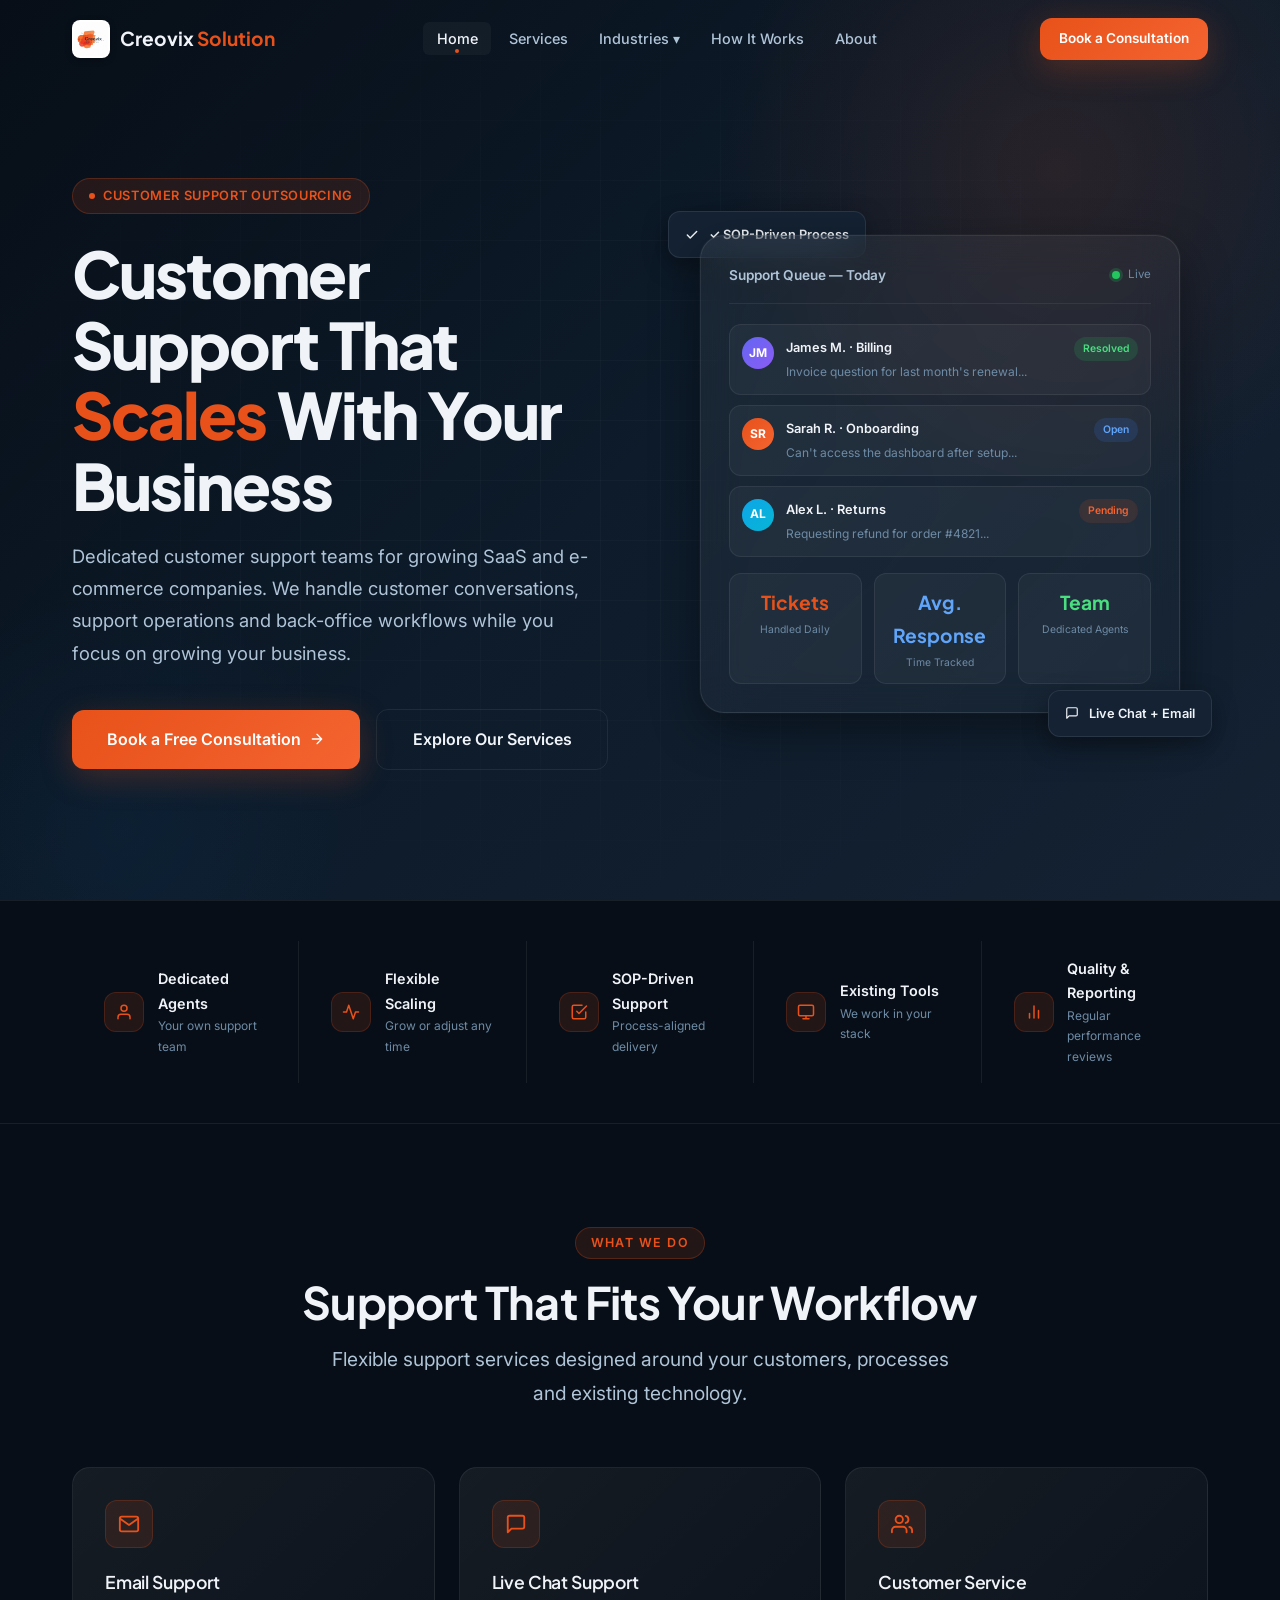
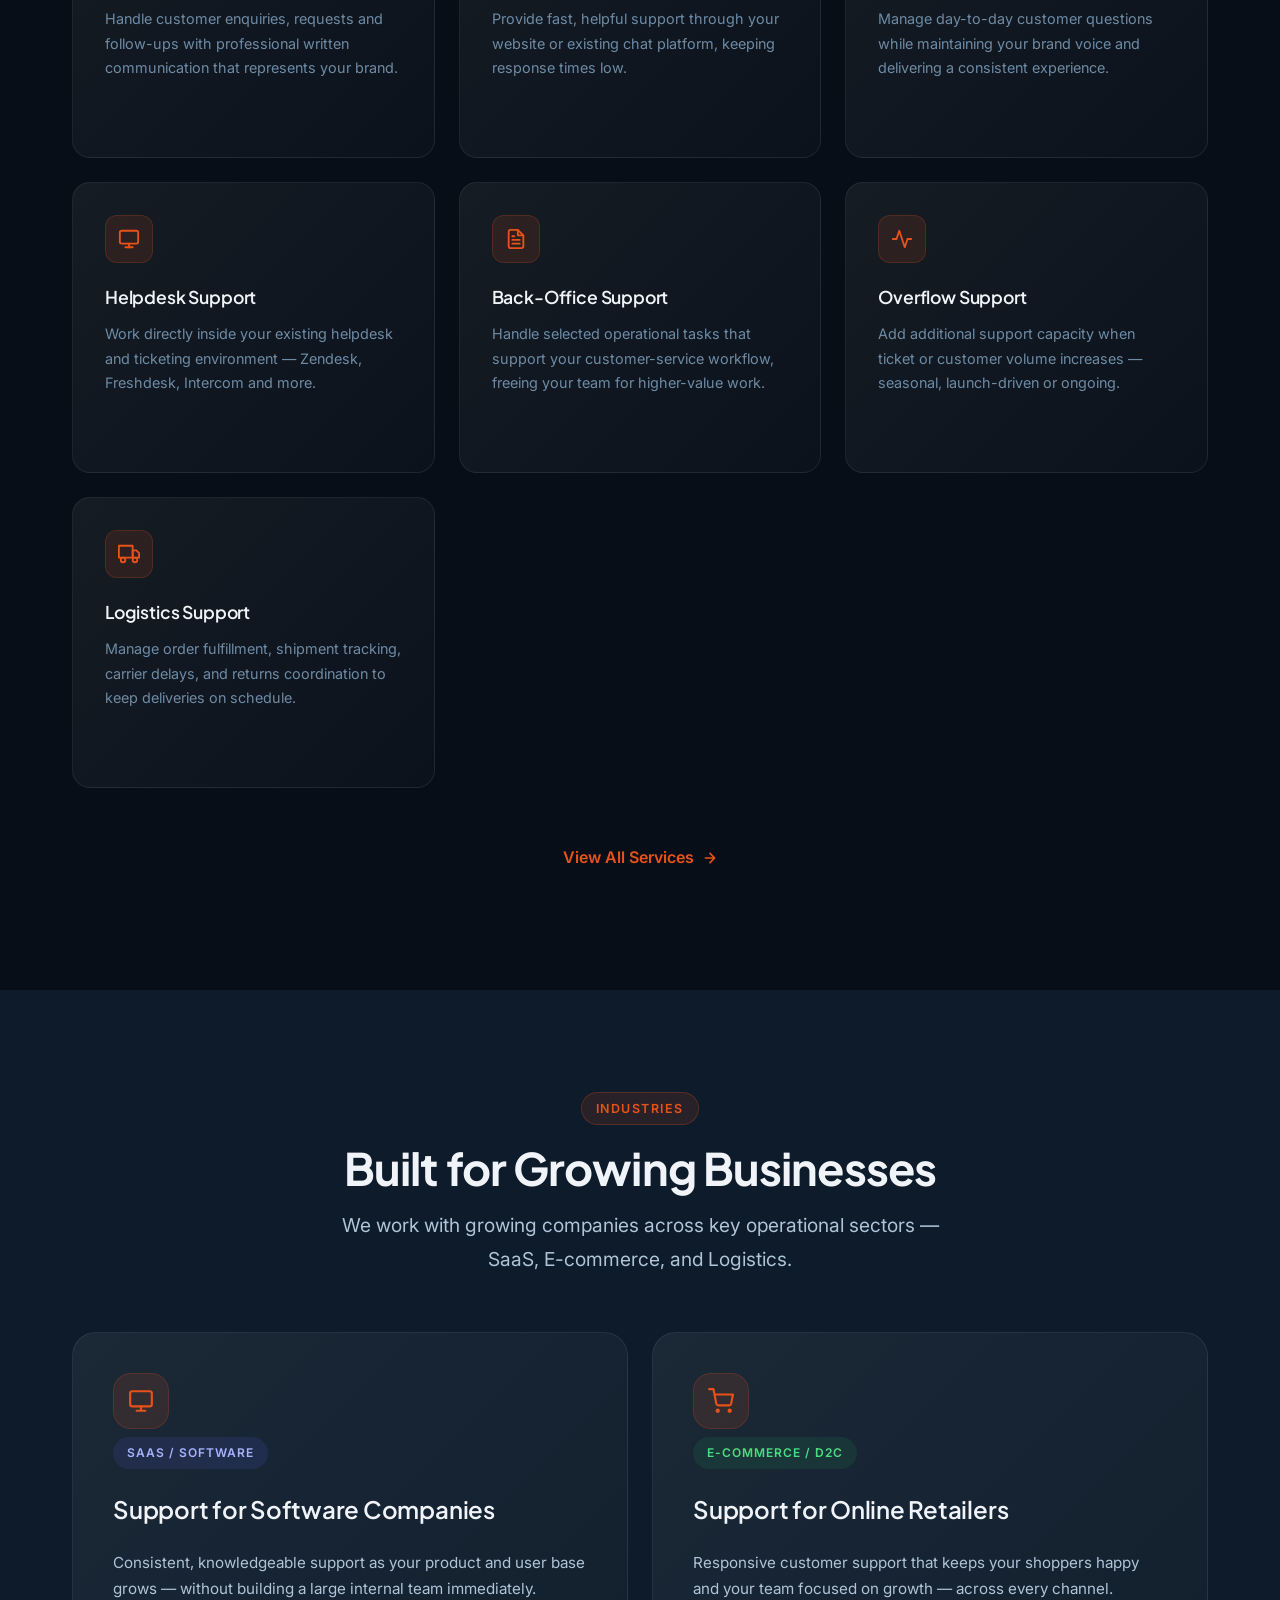
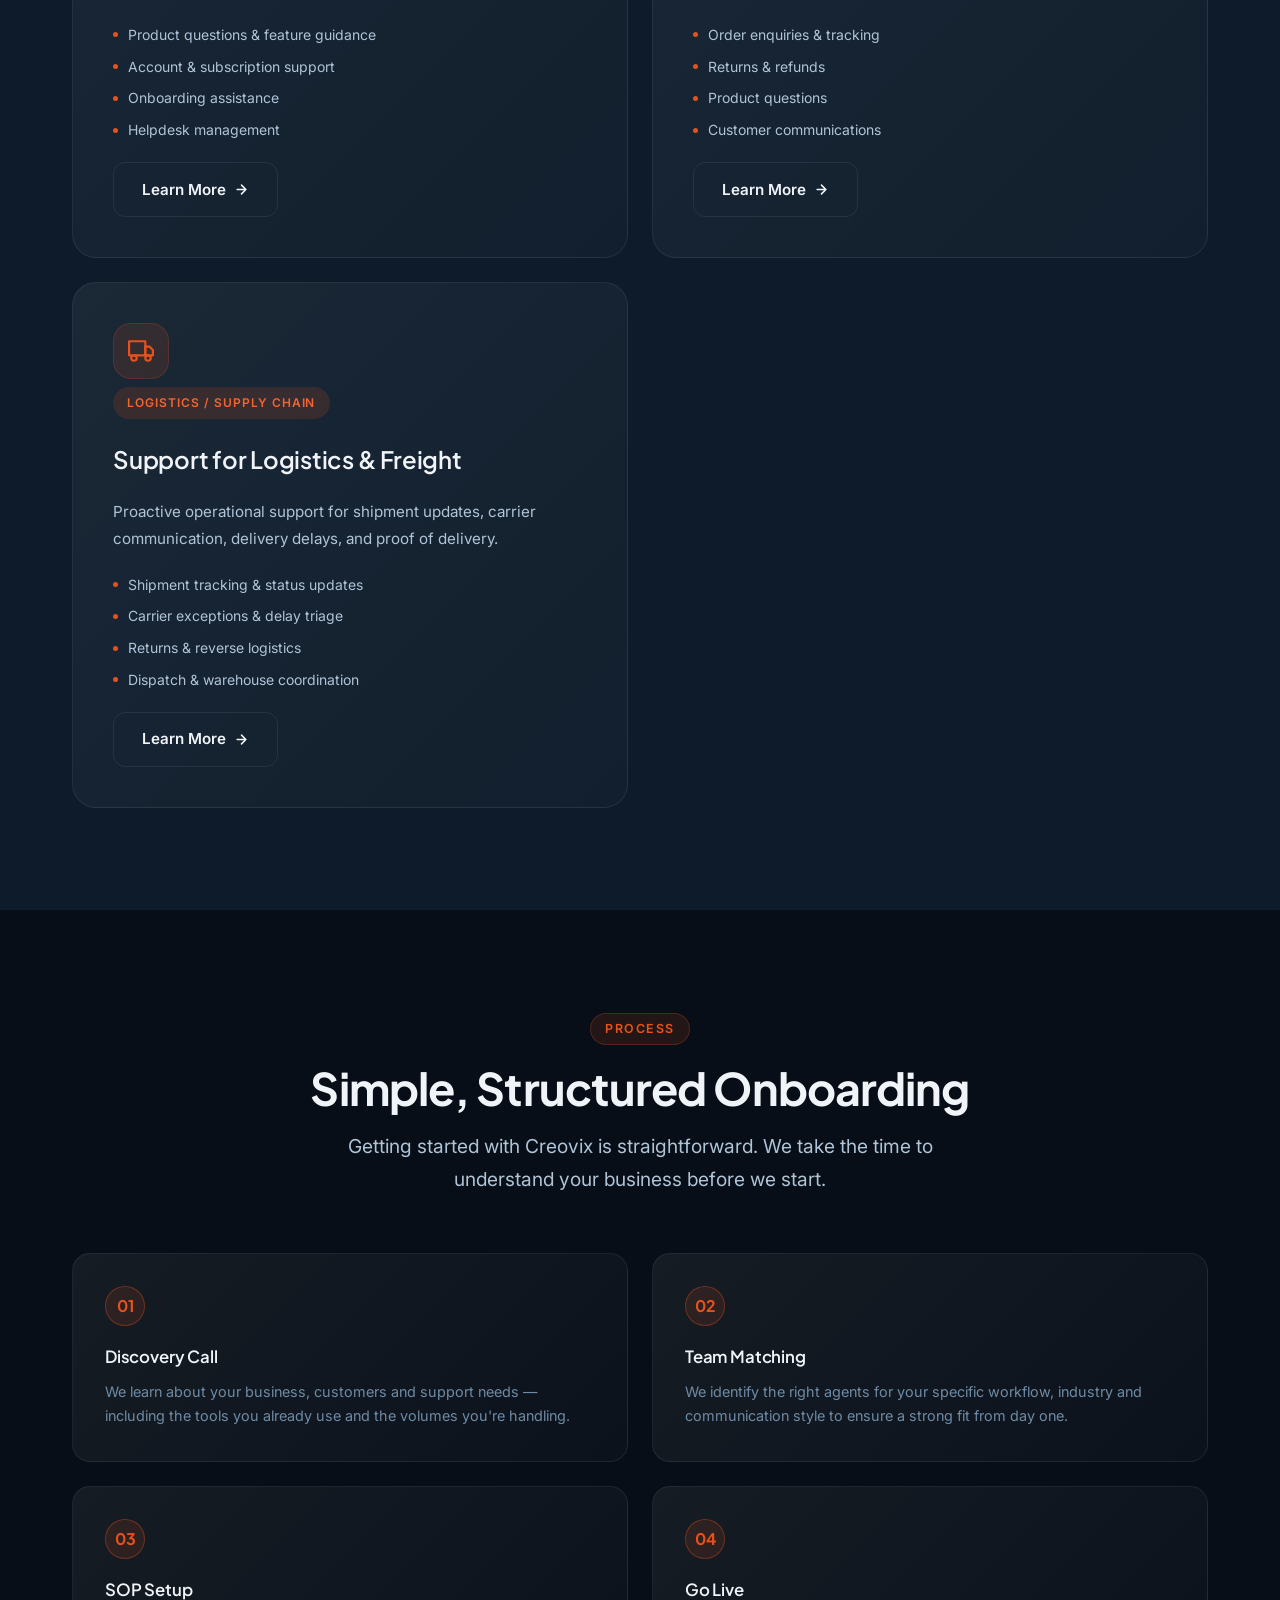
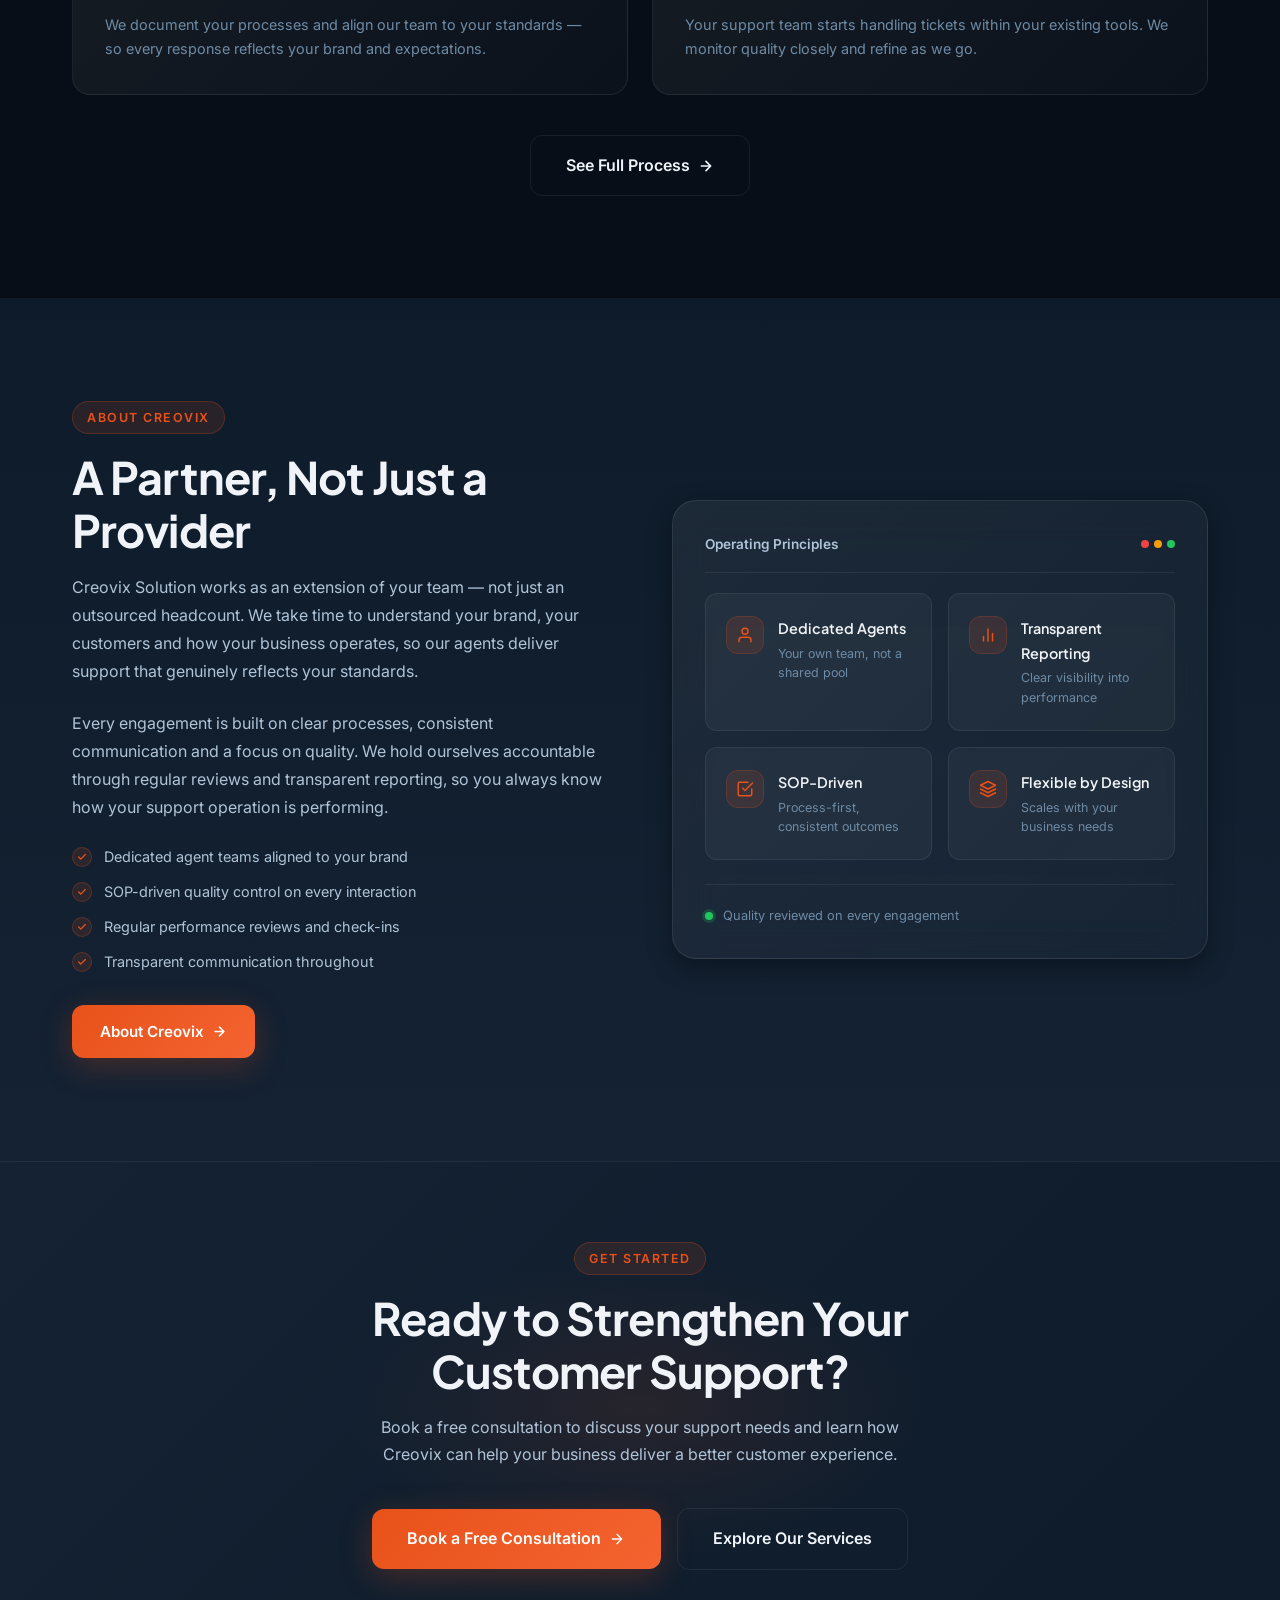
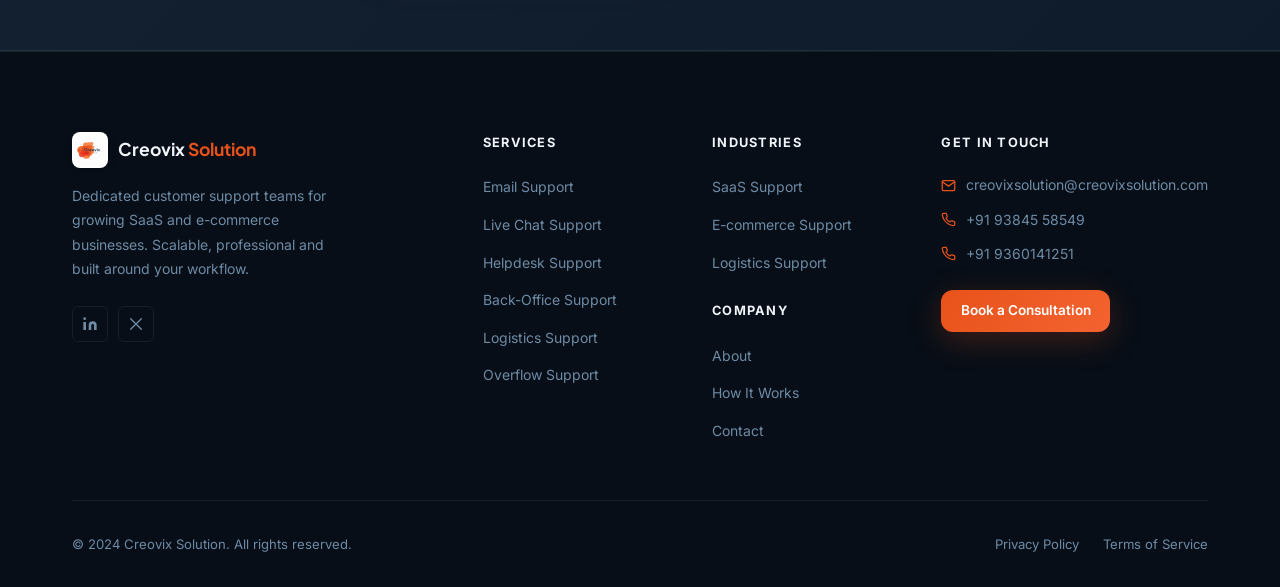
<file: index.html>
<!DOCTYPE html>
<html lang="en">
<head>
  <meta charset="UTF-8">
  <meta name="viewport" content="width=device-width, initial-scale=1.0">
  <title>Creovix Solution — Customer Support That Scales With Your Business</title>
  <meta name="description" content="Dedicated customer support teams for growing SaaS and e-commerce companies. Creovix Solution handles customer conversations, support operations and back-office workflows while you focus on growth.">

  <!-- Open Graph -->
  <meta property="og:title" content="Creovix Solution — Customer Support That Scales With Your Business">
  <meta property="og:description" content="Dedicated customer support teams for growing SaaS and e-commerce companies. Professional, scalable and built around your workflow.">
  <meta property="og:type" content="website">
  <meta property="og:url" content="https://creovixsolution.com">
  <meta property="og:image" content="assets/logo.png">

  <!-- Twitter Card -->
  <meta name="twitter:card" content="summary_large_image">
  <meta name="twitter:title" content="Creovix Solution — Customer Support That Scales">
  <meta name="twitter:description" content="Dedicated support teams for SaaS and e-commerce businesses. Scalable, professional and built around your workflow.">

  <link rel="stylesheet" href="css/styles.css">

  <style>
    /* ── Homepage-specific tweaks ── */

    /* Hero visual show on tablets */
    @media (max-width: 1024px) {
      .hero__visual { display: flex; }
      .hero__inner  { grid-template-columns: 1fr 1fr; gap: 2rem; }
      .hero__card-wrapper { max-width: 360px; }
    }
    @media (max-width: 820px) {
      .hero__inner  { grid-template-columns: 1fr; }
      .hero__visual { display: none; }
    }

    /* Steps grid (homepage teaser — 2×2) */
    .steps-grid {
      display: grid;
      grid-template-columns: 1fr 1fr;
      gap: 1.5rem;
    }
    @media (max-width: 640px) {
      .steps-grid { grid-template-columns: 1fr; }
    }

    .step-card {
      background: var(--grad-card);
      border: 1px solid var(--border);
      border-radius: var(--radius-lg);
      padding: 2rem;
      transition: all var(--duration) var(--ease);
      position: relative;
      overflow: hidden;
    }
    .step-card:hover {
      border-color: var(--border-hover);
      transform: translateY(-4px);
      box-shadow: var(--shadow-md);
    }
    .step-card__num {
      display: inline-flex;
      align-items: center;
      justify-content: center;
      width: 40px; height: 40px;
      border-radius: 50%;
      background: var(--accent-subtle);
      border: 1.5px solid rgba(232,82,26,0.35);
      font-family: var(--font-display);
      font-size: 1rem;
      font-weight: 700;
      color: var(--accent);
      margin-bottom: 1.1rem;
    }
    .step-card h3 {
      font-size: 1.05rem;
      font-weight: 600;
      margin-bottom: 0.5rem;
    }
    .step-card p {
      font-size: 0.9rem;
      color: var(--text-muted);
      line-height: 1.7;
    }

    /* About teaser principles grid */
    .principles-grid {
      display: grid;
      grid-template-columns: 1fr 1fr;
      gap: 1rem;
    }
    .principle-card {
      background: var(--surface);
      border: 1px solid var(--border);
      border-radius: var(--radius-md);
      padding: 1.4rem 1.25rem;
      display: flex;
      align-items: flex-start;
      gap: 0.85rem;
      transition: all var(--duration) var(--ease);
    }
    .principle-card:hover {
      border-color: var(--border-hover);
      background: var(--surface-hover);
    }
    .principle-card__icon {
      width: 38px; height: 38px;
      border-radius: var(--radius-md);
      background: var(--accent-subtle);
      border: 1px solid rgba(232,82,26,0.2);
      display: flex;
      align-items: center;
      justify-content: center;
      flex-shrink: 0;
      color: var(--accent);
    }
    .principle-card h4 {
      font-size: 0.9rem;
      font-weight: 600;
      margin-bottom: 0.2rem;
      color: var(--text-primary);
    }
    .principle-card p {
      font-size: 0.78rem;
      color: var(--text-muted);
      line-height: 1.55;
    }

    /* Industry card badge colours */
    .badge--saas { background: rgba(99,102,241,0.12); color: #a5b4fc; }
    .badge--ecom { background: rgba(34,197,94,0.1); color: #4ADE80; }
    .badge--logistics { background: rgba(232,82,26,0.15); color: #F46330; }

    /* Industry visual icon panel */
    .industry-icon-panel {
      width: 56px; height: 56px;
      border-radius: var(--radius-lg);
      background: var(--accent-subtle);
      border: 1px solid rgba(232,82,26,0.2);
      display: flex;
      align-items: center;
      justify-content: center;
      color: var(--accent);
      margin-bottom: 0.5rem;
    }
  </style>
</head>
<body>

<!-- ═══════════════════════════════════════════════
     NAVIGATION
════════════════════════════════════════════════ -->
<nav class="nav" id="nav">
  <div class="container">
    <div class="nav__inner">
      <a href="index.html" class="nav__logo">
        <img src="assets/logo.png" alt="Creovix Solution">
        <span class="nav__logo-text">Creovix <span>Solution</span></span>
      </a>
      <ul class="nav__links">
        <li><a href="index.html" class="nav__link active">Home</a></li>
        <li class="nav__item">
          <a href="services.html" class="nav__link">Services</a>
        </li>
        <li class="nav__item">
          <a href="#" class="nav__link">Industries ▾</a>
          <div class="nav__dropdown">
            <a href="saas-support.html" class="nav__dropdown-link">SaaS Support</a>
            <a href="ecommerce-support.html" class="nav__dropdown-link">E-commerce Support</a>
            <a href="logistics-support.html" class="nav__dropdown-link">Logistics Support</a>
          </div>
        </li>
        <li><a href="how-it-works.html" class="nav__link">How It Works</a></li>
        <li><a href="about.html" class="nav__link">About</a></li>
      </ul>
      <div class="nav__cta">
        <a href="contact.html" class="btn btn-primary btn-sm">Book a Consultation</a>
      </div>
      <button class="nav__hamburger" aria-label="Menu">
        <span></span><span></span><span></span>
      </button>
    </div>
  </div>
</nav>

<div class="nav__mobile">
  <button class="nav__mobile-close">✕</button>
  <a href="index.html" class="nav__mobile-link">Home</a>
  <a href="services.html" class="nav__mobile-link">Services</a>
  <a href="saas-support.html" class="nav__mobile-link">SaaS Support</a>
  <a href="ecommerce-support.html" class="nav__mobile-link">E-commerce Support</a>
  <a href="logistics-support.html" class="nav__mobile-link">Logistics Support</a>
  <a href="logistics-support.html" class="nav__mobile-link">Logistics Support</a>
  <a href="how-it-works.html" class="nav__mobile-link">How It Works</a>
  <a href="about.html" class="nav__mobile-link">About</a>
  <a href="contact.html" class="nav__mobile-link btn btn-primary" style="margin-top:1rem;">Book a Consultation</a>
</div>


<!-- ═══════════════════════════════════════════════
     SECTION 1 — HERO
════════════════════════════════════════════════ -->
<section class="hero">
  <!-- Background decorations -->
  <div class="hero__bg-grid" aria-hidden="true"></div>
  <div class="hero__glow" aria-hidden="true"></div>
  <div class="hero__glow-2" aria-hidden="true"></div>

  <div class="container">
    <div class="hero__inner">

      <!-- Left — Content -->
      <div class="hero__content">
        <div class="hero__badge">
          <span class="hero__badge-dot"></span>
          Customer Support Outsourcing
        </div>

        <h1 class="display-xl hero__title">
          Customer Support That<br>
          <span class="highlight">Scales</span> With Your Business
        </h1>

        <p class="hero__lead">
          Dedicated customer support teams for growing SaaS and e-commerce companies. We handle customer conversations, support operations and back-office workflows while you focus on growing your business.
        </p>

        <div class="hero__actions">
          <a href="contact.html" class="btn btn-primary btn-lg">
            Book a Free Consultation
            <svg width="16" height="16" viewBox="0 0 24 24" fill="none" stroke="currentColor" stroke-width="2" stroke-linecap="round" stroke-linejoin="round">
              <path d="M5 12h14M12 5l7 7-7 7"/>
            </svg>
          </a>
          <a href="services.html" class="btn btn-secondary btn-lg">Explore Our Services</a>
        </div>
      </div>

      <!-- Right — Faux Dashboard -->
      <div class="hero__visual">
        <div class="hero__card-wrapper">

          <!-- Float card top-left -->
          <div class="hero__float-card hero__float-card--tl">
            <svg width="14" height="14" viewBox="0 0 24 24" fill="none" stroke="currentColor" stroke-width="2.5" stroke-linecap="round" stroke-linejoin="round">
              <polyline points="20 6 9 17 4 12"/>
            </svg>
            ✓ SOP-Driven Process
          </div>

          <!-- Dashboard panel -->
          <div class="hero__interface">
            <!-- Header -->
            <div class="hero__interface-header">
              <span class="hero__interface-title">Support Queue — Today</span>
              <div style="display:flex;align-items:center;gap:0.5rem;">
                <div class="hero__status-dot"></div>
                <span style="font-size:0.72rem;color:var(--text-muted);">Live</span>
              </div>
            </div>

            <!-- Ticket 1 -->
            <div class="hero__ticket">
              <div class="hero__ticket-avatar" style="background: linear-gradient(135deg,#6366F1,#8B5CF6);">JM</div>
              <div class="hero__ticket-body">
                <div class="hero__ticket-name">James M. · Billing</div>
                <div class="hero__ticket-msg">Invoice question for last month's renewal...</div>
              </div>
              <span class="hero__ticket-badge badge--green">Resolved</span>
            </div>

            <!-- Ticket 2 -->
            <div class="hero__ticket">
              <div class="hero__ticket-avatar" style="background: linear-gradient(135deg,#E8521A,#F46330);">SR</div>
              <div class="hero__ticket-body">
                <div class="hero__ticket-name">Sarah R. · Onboarding</div>
                <div class="hero__ticket-msg">Can't access the dashboard after setup...</div>
              </div>
              <span class="hero__ticket-badge badge--blue">Open</span>
            </div>

            <!-- Ticket 3 -->
            <div class="hero__ticket" style="margin-bottom:0;">
              <div class="hero__ticket-avatar" style="background: linear-gradient(135deg,#0EA5E9,#06B6D4);">AL</div>
              <div class="hero__ticket-body">
                <div class="hero__ticket-name">Alex L. · Returns</div>
                <div class="hero__ticket-msg">Requesting refund for order #4821...</div>
              </div>
              <span class="hero__ticket-badge badge--orange">Pending</span>
            </div>

            <!-- Metric cards -->
            <div class="hero__metrics">
              <div class="hero__metric">
                <div class="hero__metric-value" style="color:var(--accent);">Tickets</div>
                <div class="hero__metric-label">Handled Daily</div>
              </div>
              <div class="hero__metric">
                <div class="hero__metric-value" style="color:#60A5FA;">Avg. Response</div>
                <div class="hero__metric-label">Time Tracked</div>
              </div>
              <div class="hero__metric">
                <div class="hero__metric-value" style="color:#4ADE80;">Team</div>
                <div class="hero__metric-label">Dedicated Agents</div>
              </div>
            </div>
          </div><!-- /.hero__interface -->

          <!-- Float card bottom-right -->
          <div class="hero__float-card hero__float-card--br">
            <svg width="14" height="14" viewBox="0 0 24 24" fill="none" stroke="currentColor" stroke-width="2" stroke-linecap="round" stroke-linejoin="round">
              <path d="M21 15a2 2 0 0 1-2 2H7l-4 4V5a2 2 0 0 1 2-2h14a2 2 0 0 1 2 2z"/>
            </svg>
            Live Chat + Email
          </div>

        </div><!-- /.hero__card-wrapper -->
      </div><!-- /.hero__visual -->

    </div><!-- /.hero__inner -->
  </div><!-- /.container -->
</section>


<!-- ═══════════════════════════════════════════════
     SECTION 2 — TRUST STRIP
════════════════════════════════════════════════ -->
<div class="trust">
  <div class="container">
    <div class="trust__inner">

      <div class="trust__item">
        <div class="trust__icon">
          <svg width="18" height="18" viewBox="0 0 24 24" fill="none" stroke="currentColor" stroke-width="2" stroke-linecap="round" stroke-linejoin="round">
            <path d="M20 21v-2a4 4 0 0 0-4-4H8a4 4 0 0 0-4 4v2"/>
            <circle cx="12" cy="7" r="4"/>
          </svg>
        </div>
        <div class="trust__text">
          <div class="trust__title">Dedicated Agents</div>
          <div class="trust__desc">Your own support team</div>
        </div>
      </div>

      <div class="trust__item">
        <div class="trust__icon">
          <svg width="18" height="18" viewBox="0 0 24 24" fill="none" stroke="currentColor" stroke-width="2" stroke-linecap="round" stroke-linejoin="round">
            <polyline points="22 12 18 12 15 21 9 3 6 12 2 12"/>
          </svg>
        </div>
        <div class="trust__text">
          <div class="trust__title">Flexible Scaling</div>
          <div class="trust__desc">Grow or adjust any time</div>
        </div>
      </div>

      <div class="trust__item">
        <div class="trust__icon">
          <svg width="18" height="18" viewBox="0 0 24 24" fill="none" stroke="currentColor" stroke-width="2" stroke-linecap="round" stroke-linejoin="round">
            <path d="M9 11l3 3L22 4"/>
            <path d="M21 12v7a2 2 0 0 1-2 2H5a2 2 0 0 1-2-2V5a2 2 0 0 1 2-2h11"/>
          </svg>
        </div>
        <div class="trust__text">
          <div class="trust__title">SOP-Driven Support</div>
          <div class="trust__desc">Process-aligned delivery</div>
        </div>
      </div>

      <div class="trust__item">
        <div class="trust__icon">
          <svg width="18" height="18" viewBox="0 0 24 24" fill="none" stroke="currentColor" stroke-width="2" stroke-linecap="round" stroke-linejoin="round">
            <rect x="2" y="3" width="20" height="14" rx="2"/>
            <path d="M8 21h8M12 17v4"/>
          </svg>
        </div>
        <div class="trust__text">
          <div class="trust__title">Existing Tools</div>
          <div class="trust__desc">We work in your stack</div>
        </div>
      </div>

      <div class="trust__item">
        <div class="trust__icon">
          <svg width="18" height="18" viewBox="0 0 24 24" fill="none" stroke="currentColor" stroke-width="2" stroke-linecap="round" stroke-linejoin="round">
            <path d="M18 20V10M12 20V4M6 20v-6"/>
          </svg>
        </div>
        <div class="trust__text">
          <div class="trust__title">Quality &amp; Reporting</div>
          <div class="trust__desc">Regular performance reviews</div>
        </div>
      </div>

    </div>
  </div>
</div>


<!-- ═══════════════════════════════════════════════
     SECTION 3 — SERVICES
════════════════════════════════════════════════ -->
<section class="section section--dark">
  <div class="container">

    <div class="section-header section-header--center animate-fade-up">
      <span class="section-label">What We Do</span>
      <h2>Support That Fits Your Workflow</h2>
      <p class="text-lead">Flexible support services designed around your customers, processes and existing technology.</p>
    </div>

    <div class="services-grid">

      <!-- 1 Email Support -->
      <div class="service-card animate-fade-up">
        <div class="service-card__icon">
          <svg width="22" height="22" viewBox="0 0 24 24" fill="none" stroke="currentColor" stroke-width="2" stroke-linecap="round" stroke-linejoin="round">
            <path d="M4 4h16c1.1 0 2 .9 2 2v12c0 1.1-.9 2-2 2H4c-1.1 0-2-.9-2-2V6c0-1.1.9-2 2-2z"/>
            <polyline points="22,6 12,13 2,6"/>
          </svg>
        </div>
        <h3>Email Support</h3>
        <p>Handle customer enquiries, requests and follow-ups with professional written communication that represents your brand.</p>
        <a href="services.html" class="service-card__arrow">
          Learn more
          <svg width="14" height="14" viewBox="0 0 24 24" fill="none" stroke="currentColor" stroke-width="2.5" stroke-linecap="round" stroke-linejoin="round">
            <path d="M5 12h14M12 5l7 7-7 7"/>
          </svg>
        </a>
      </div>

      <!-- 2 Live Chat -->
      <div class="service-card animate-fade-up">
        <div class="service-card__icon">
          <svg width="22" height="22" viewBox="0 0 24 24" fill="none" stroke="currentColor" stroke-width="2" stroke-linecap="round" stroke-linejoin="round">
            <path d="M21 15a2 2 0 0 1-2 2H7l-4 4V5a2 2 0 0 1 2-2h14a2 2 0 0 1 2 2z"/>
          </svg>
        </div>
        <h3>Live Chat Support</h3>
        <p>Provide fast, helpful support through your website or existing chat platform, keeping response times low.</p>
        <a href="services.html" class="service-card__arrow">
          Learn more
          <svg width="14" height="14" viewBox="0 0 24 24" fill="none" stroke="currentColor" stroke-width="2.5" stroke-linecap="round" stroke-linejoin="round">
            <path d="M5 12h14M12 5l7 7-7 7"/>
          </svg>
        </a>
      </div>

      <!-- 3 Customer Service -->
      <div class="service-card animate-fade-up">
        <div class="service-card__icon">
          <svg width="22" height="22" viewBox="0 0 24 24" fill="none" stroke="currentColor" stroke-width="2" stroke-linecap="round" stroke-linejoin="round">
            <path d="M17 21v-2a4 4 0 0 0-4-4H5a4 4 0 0 0-4 4v2"/>
            <circle cx="9" cy="7" r="4"/>
            <path d="M23 21v-2a4 4 0 0 0-3-3.87"/>
            <path d="M16 3.13a4 4 0 0 1 0 7.75"/>
          </svg>
        </div>
        <h3>Customer Service</h3>
        <p>Manage day-to-day customer questions while maintaining your brand voice and delivering a consistent experience.</p>
        <a href="services.html" class="service-card__arrow">
          Learn more
          <svg width="14" height="14" viewBox="0 0 24 24" fill="none" stroke="currentColor" stroke-width="2.5" stroke-linecap="round" stroke-linejoin="round">
            <path d="M5 12h14M12 5l7 7-7 7"/>
          </svg>
        </a>
      </div>

      <!-- 4 Helpdesk -->
      <div class="service-card animate-fade-up">
        <div class="service-card__icon">
          <svg width="22" height="22" viewBox="0 0 24 24" fill="none" stroke="currentColor" stroke-width="2" stroke-linecap="round" stroke-linejoin="round">
            <rect x="2" y="3" width="20" height="14" rx="2" ry="2"/>
            <line x1="8" y1="21" x2="16" y2="21"/>
            <line x1="12" y1="17" x2="12" y2="21"/>
          </svg>
        </div>
        <h3>Helpdesk Support</h3>
        <p>Work directly inside your existing helpdesk and ticketing environment — Zendesk, Freshdesk, Intercom and more.</p>
        <a href="services.html" class="service-card__arrow">
          Learn more
          <svg width="14" height="14" viewBox="0 0 24 24" fill="none" stroke="currentColor" stroke-width="2.5" stroke-linecap="round" stroke-linejoin="round">
            <path d="M5 12h14M12 5l7 7-7 7"/>
          </svg>
        </a>
      </div>

      <!-- 5 Back-Office -->
      <div class="service-card animate-fade-up">
        <div class="service-card__icon">
          <svg width="22" height="22" viewBox="0 0 24 24" fill="none" stroke="currentColor" stroke-width="2" stroke-linecap="round" stroke-linejoin="round">
            <path d="M14 2H6a2 2 0 0 0-2 2v16a2 2 0 0 0 2 2h12a2 2 0 0 0 2-2V8z"/>
            <polyline points="14 2 14 8 20 8"/>
            <line x1="16" y1="13" x2="8" y2="13"/>
            <line x1="16" y1="17" x2="8" y2="17"/>
            <polyline points="10 9 9 9 8 9"/>
          </svg>
        </div>
        <h3>Back-Office Support</h3>
        <p>Handle selected operational tasks that support your customer-service workflow, freeing your team for higher-value work.</p>
        <a href="services.html" class="service-card__arrow">
          Learn more
          <svg width="14" height="14" viewBox="0 0 24 24" fill="none" stroke="currentColor" stroke-width="2.5" stroke-linecap="round" stroke-linejoin="round">
            <path d="M5 12h14M12 5l7 7-7 7"/>
          </svg>
        </a>
      </div>

      <!-- 6 Overflow -->
      <div class="service-card animate-fade-up">
        <div class="service-card__icon">
          <svg width="22" height="22" viewBox="0 0 24 24" fill="none" stroke="currentColor" stroke-width="2" stroke-linecap="round" stroke-linejoin="round">
            <polyline points="22 12 18 12 15 21 9 3 6 12 2 12"/>
          </svg>
        </div>
        <h3>Overflow Support</h3>
        <p>Add additional support capacity when ticket or customer volume increases — seasonal, launch-driven or ongoing.</p>
        <a href="services.html" class="service-card__arrow">
          Learn more
          <svg width="14" height="14" viewBox="0 0 24 24" fill="none" stroke="currentColor" stroke-width="2.5" stroke-linecap="round" stroke-linejoin="round">
            <path d="M5 12h14M12 5l7 7-7 7"/>
          </svg>
        </a>
      </div>

      <!-- 7 Logistics Support -->
      <div class="service-card animate-fade-up">
        <div class="service-card__icon">
          <svg width="22" height="22" viewBox="0 0 24 24" fill="none" stroke="currentColor" stroke-width="2" stroke-linecap="round" stroke-linejoin="round">
            <rect x="1" y="3" width="15" height="13"/>
            <polygon points="16 8 20 8 23 11 23 16 16 16 16 8"/>
            <circle cx="5.5" cy="18.5" r="2.5"/>
            <circle cx="18.5" cy="18.5" r="2.5"/>
          </svg>
        </div>
        <h3>Logistics Support</h3>
        <p>Manage order fulfillment, shipment tracking, carrier delays, and returns coordination to keep deliveries on schedule.</p>
        <a href="services.html" class="service-card__arrow">
          Learn more
          <svg width="14" height="14" viewBox="0 0 24 24" fill="none" stroke="currentColor" stroke-width="2.5" stroke-linecap="round" stroke-linejoin="round">
            <path d="M5 12h14M12 5l7 7-7 7"/>
          </svg>
        </a>
      </div>

    </div><!-- /.services-grid -->

    <div style="text-align:center;margin-top:2.5rem;" class="animate-fade-up">
      <a href="services.html" class="btn btn-ghost btn-lg">
        View All Services
        <svg width="16" height="16" viewBox="0 0 24 24" fill="none" stroke="currentColor" stroke-width="2.5" stroke-linecap="round" stroke-linejoin="round">
          <path d="M5 12h14M12 5l7 7-7 7"/>
        </svg>
      </a>
    </div>

  </div>
</section>


<!-- ═══════════════════════════════════════════════
     SECTION 4 — INDUSTRY SPLIT
════════════════════════════════════════════════ -->
<section class="section">
  <div class="container">

    <div class="section-header section-header--center animate-fade-up">
      <span class="section-label">Industries</span>
      <h2>Built for Growing Businesses</h2>
      <p class="text-lead">We work with growing companies across key operational sectors — SaaS, E-commerce, and Logistics.</p>
    </div>

    <div class="industry-grid">

      <!-- SaaS Card -->
      <div class="industry-card animate-fade-up">
        <div>
          <div class="industry-icon-panel">
            <svg width="26" height="26" viewBox="0 0 24 24" fill="none" stroke="currentColor" stroke-width="2" stroke-linecap="round" stroke-linejoin="round">
              <rect x="2" y="3" width="20" height="14" rx="2" ry="2"/>
              <path d="M8 21h8M12 17v4"/>
            </svg>
          </div>
          <span class="industry-card__badge badge--saas">SaaS / Software</span>
        </div>
        <h3>Support for Software Companies</h3>
        <p>Consistent, knowledgeable support as your product and user base grows — without building a large internal team immediately.</p>
        <ul class="industry-card__list">
          <li>Product questions &amp; feature guidance</li>
          <li>Account &amp; subscription support</li>
          <li>Onboarding assistance</li>
          <li>Helpdesk management</li>
        </ul>
        <a href="saas-support.html" class="btn btn-secondary" style="width:fit-content;">
          Learn More
          <svg width="15" height="15" viewBox="0 0 24 24" fill="none" stroke="currentColor" stroke-width="2.5" stroke-linecap="round" stroke-linejoin="round">
            <path d="M5 12h14M12 5l7 7-7 7"/>
          </svg>
        </a>
      </div>

      <!-- E-commerce Card -->
      <div class="industry-card animate-fade-up">
        <div>
          <div class="industry-icon-panel">
            <svg width="26" height="26" viewBox="0 0 24 24" fill="none" stroke="currentColor" stroke-width="2" stroke-linecap="round" stroke-linejoin="round">
              <circle cx="9" cy="21" r="1"/>
              <circle cx="20" cy="21" r="1"/>
              <path d="M1 1h4l2.68 13.39a2 2 0 0 0 2 1.61h9.72a2 2 0 0 0 2-1.61L23 6H6"/>
            </svg>
          </div>
          <span class="industry-card__badge badge--ecom">E-commerce / D2C</span>
        </div>
        <h3>Support for Online Retailers</h3>
        <p>Responsive customer support that keeps your shoppers happy and your team focused on growth — across every channel.</p>
        <ul class="industry-card__list">
          <li>Order enquiries &amp; tracking</li>
          <li>Returns &amp; refunds</li>
          <li>Product questions</li>
          <li>Customer communications</li>
        </ul>
        <a href="ecommerce-support.html" class="btn btn-secondary" style="width:fit-content;">
          Learn More
          <svg width="15" height="15" viewBox="0 0 24 24" fill="none" stroke="currentColor" stroke-width="2.5" stroke-linecap="round" stroke-linejoin="round">
            <path d="M5 12h14M12 5l7 7-7 7"/>
          </svg>
        </a>
      </div>

      <!-- Logistics Card -->
      <div class="industry-card animate-fade-up">
        <div>
          <div class="industry-icon-panel">
            <svg width="26" height="26" viewBox="0 0 24 24" fill="none" stroke="currentColor" stroke-width="2" stroke-linecap="round" stroke-linejoin="round">
              <rect x="1" y="3" width="15" height="13"/>
              <polygon points="16 8 20 8 23 11 23 16 16 16 16 8"/>
              <circle cx="5.5" cy="18.5" r="2.5"/><circle cx="18.5" cy="18.5" r="2.5"/>
            </svg>
          </div>
          <span class="industry-card__badge badge--logistics">Logistics / Supply Chain</span>
        </div>
        <h3>Support for Logistics &amp; Freight</h3>
        <p>Proactive operational support for shipment updates, carrier communication, delivery delays, and proof of delivery.</p>
        <ul class="industry-card__list">
          <li>Shipment tracking &amp; status updates</li>
          <li>Carrier exceptions &amp; delay triage</li>
          <li>Returns &amp; reverse logistics</li>
          <li>Dispatch &amp; warehouse coordination</li>
        </ul>
        <a href="logistics-support.html" class="btn btn-secondary" style="width:fit-content;">
          Learn More
          <svg width="15" height="15" viewBox="0 0 24 24" fill="none" stroke="currentColor" stroke-width="2.5" stroke-linecap="round" stroke-linejoin="round">
            <path d="M5 12h14M12 5l7 7-7 7"/>
          </svg>
        </a>
      </div>

    </div><!-- /.industry-grid -->
  </div>
</section>


<!-- ═══════════════════════════════════════════════
     SECTION 5 — HOW IT WORKS (teaser)
════════════════════════════════════════════════ -->
<section class="section section--dark">
  <div class="container">

    <div class="section-header section-header--center animate-fade-up">
      <span class="section-label">Process</span>
      <h2>Simple, Structured Onboarding</h2>
      <p class="text-lead">Getting started with Creovix is straightforward. We take the time to understand your business before we start.</p>
    </div>

    <div class="steps-grid">

      <div class="step-card animate-fade-up">
        <div class="step-card__num">01</div>
        <h3>Discovery Call</h3>
        <p>We learn about your business, customers and support needs — including the tools you already use and the volumes you're handling.</p>
      </div>

      <div class="step-card animate-fade-up">
        <div class="step-card__num">02</div>
        <h3>Team Matching</h3>
        <p>We identify the right agents for your specific workflow, industry and communication style to ensure a strong fit from day one.</p>
      </div>

      <div class="step-card animate-fade-up">
        <div class="step-card__num">03</div>
        <h3>SOP Setup</h3>
        <p>We document your processes and align our team to your standards — so every response reflects your brand and expectations.</p>
      </div>

      <div class="step-card animate-fade-up">
        <div class="step-card__num">04</div>
        <h3>Go Live</h3>
        <p>Your support team starts handling tickets within your existing tools. We monitor quality closely and refine as we go.</p>
      </div>

    </div><!-- /.steps-grid -->

    <div style="text-align:center;margin-top:2.5rem;" class="animate-fade-up">
      <a href="how-it-works.html" class="btn btn-secondary btn-lg">
        See Full Process
        <svg width="16" height="16" viewBox="0 0 24 24" fill="none" stroke="currentColor" stroke-width="2.5" stroke-linecap="round" stroke-linejoin="round">
          <path d="M5 12h14M12 5l7 7-7 7"/>
        </svg>
      </a>
    </div>

  </div>
</section>


<!-- ═══════════════════════════════════════════════
     SECTION 6 — ABOUT TEASER
════════════════════════════════════════════════ -->
<section class="section section--alt">
  <div class="container">
    <div class="split">

      <!-- Left — Content -->
      <div class="split__content animate-fade-up">
        <span class="section-label">About Creovix</span>
        <h2>A Partner, Not Just a Provider</h2>
        <p>
          Creovix Solution works as an extension of your team — not just an outsourced headcount. We take time to understand your brand, your customers and how your business operates, so our agents deliver support that genuinely reflects your standards.
        </p>
        <p>
          Every engagement is built on clear processes, consistent communication and a focus on quality. We hold ourselves accountable through regular reviews and transparent reporting, so you always know how your support operation is performing.
        </p>

        <ul class="value-list" style="margin-bottom:2rem;">
          <li class="value-item">
            <span class="value-item__icon">
              <svg width="10" height="10" viewBox="0 0 24 24" fill="none" stroke="currentColor" stroke-width="3" stroke-linecap="round" stroke-linejoin="round"><polyline points="20 6 9 17 4 12"/></svg>
            </span>
            Dedicated agent teams aligned to your brand
          </li>
          <li class="value-item">
            <span class="value-item__icon">
              <svg width="10" height="10" viewBox="0 0 24 24" fill="none" stroke="currentColor" stroke-width="3" stroke-linecap="round" stroke-linejoin="round"><polyline points="20 6 9 17 4 12"/></svg>
            </span>
            SOP-driven quality control on every interaction
          </li>
          <li class="value-item">
            <span class="value-item__icon">
              <svg width="10" height="10" viewBox="0 0 24 24" fill="none" stroke="currentColor" stroke-width="3" stroke-linecap="round" stroke-linejoin="round"><polyline points="20 6 9 17 4 12"/></svg>
            </span>
            Regular performance reviews and check-ins
          </li>
          <li class="value-item">
            <span class="value-item__icon">
              <svg width="10" height="10" viewBox="0 0 24 24" fill="none" stroke="currentColor" stroke-width="3" stroke-linecap="round" stroke-linejoin="round"><polyline points="20 6 9 17 4 12"/></svg>
            </span>
            Transparent communication throughout
          </li>
        </ul>

        <a href="about.html" class="btn btn-primary">
          About Creovix
          <svg width="15" height="15" viewBox="0 0 24 24" fill="none" stroke="currentColor" stroke-width="2.5" stroke-linecap="round" stroke-linejoin="round">
            <path d="M5 12h14M12 5l7 7-7 7"/>
          </svg>
        </a>
      </div>

      <!-- Right — Operating Principles panel -->
      <div class="split__visual animate-fade-up">
        <div class="split__panel">
          <div class="split__panel-header">
            <span class="split__panel-title">Operating Principles</span>
            <div class="split__panel-dots">
              <div class="split__panel-dot"></div>
              <div class="split__panel-dot"></div>
              <div class="split__panel-dot"></div>
            </div>
          </div>

          <div class="principles-grid">

            <div class="principle-card">
              <div class="principle-card__icon">
                <svg width="18" height="18" viewBox="0 0 24 24" fill="none" stroke="currentColor" stroke-width="2" stroke-linecap="round" stroke-linejoin="round">
                  <path d="M20 21v-2a4 4 0 0 0-4-4H8a4 4 0 0 0-4 4v2"/>
                  <circle cx="12" cy="7" r="4"/>
                </svg>
              </div>
              <div>
                <h4>Dedicated Agents</h4>
                <p>Your own team, not a shared pool</p>
              </div>
            </div>

            <div class="principle-card">
              <div class="principle-card__icon">
                <svg width="18" height="18" viewBox="0 0 24 24" fill="none" stroke="currentColor" stroke-width="2" stroke-linecap="round" stroke-linejoin="round">
                  <path d="M18 20V10M12 20V4M6 20v-6"/>
                </svg>
              </div>
              <div>
                <h4>Transparent Reporting</h4>
                <p>Clear visibility into performance</p>
              </div>
            </div>

            <div class="principle-card">
              <div class="principle-card__icon">
                <svg width="18" height="18" viewBox="0 0 24 24" fill="none" stroke="currentColor" stroke-width="2" stroke-linecap="round" stroke-linejoin="round">
                  <path d="M9 11l3 3L22 4"/>
                  <path d="M21 12v7a2 2 0 0 1-2 2H5a2 2 0 0 1-2-2V5a2 2 0 0 1 2-2h11"/>
                </svg>
              </div>
              <div>
                <h4>SOP-Driven</h4>
                <p>Process-first, consistent outcomes</p>
              </div>
            </div>

            <div class="principle-card">
              <div class="principle-card__icon">
                <svg width="18" height="18" viewBox="0 0 24 24" fill="none" stroke="currentColor" stroke-width="2" stroke-linecap="round" stroke-linejoin="round">
                  <path d="M12 2L2 7l10 5 10-5-10-5z"/>
                  <path d="M2 17l10 5 10-5"/>
                  <path d="M2 12l10 5 10-5"/>
                </svg>
              </div>
              <div>
                <h4>Flexible by Design</h4>
                <p>Scales with your business needs</p>
              </div>
            </div>

          </div><!-- /.principles-grid -->

          <!-- Bottom accent strip -->
          <div style="margin-top:1.5rem;padding-top:1.25rem;border-top:1px solid var(--border);display:flex;align-items:center;gap:0.6rem;">
            <div style="width:8px;height:8px;border-radius:50%;background:#22C55E;box-shadow:0 0 0 3px rgba(34,197,94,0.2);flex-shrink:0;"></div>
            <span style="font-size:0.8rem;color:var(--text-muted);">Quality reviewed on every engagement</span>
          </div>

        </div><!-- /.split__panel -->
      </div><!-- /.split__visual -->

    </div><!-- /.split -->
  </div>
</section>


<!-- ═══════════════════════════════════════════════
     SECTION 7 — CTA
════════════════════════════════════════════════ -->
<div class="cta-section">
  <div class="cta-section__glow" aria-hidden="true"></div>
  <div class="container">
    <div class="cta-section__inner animate-fade-up">
      <span class="section-label">Get Started</span>
      <h2>Ready to Strengthen Your<br>Customer Support?</h2>
      <p>Book a free consultation to discuss your support needs and learn how Creovix can help your business deliver a better customer experience.</p>
      <div class="cta-section__actions">
        <a href="contact.html" class="btn btn-primary btn-lg">
          Book a Free Consultation
          <svg width="16" height="16" viewBox="0 0 24 24" fill="none" stroke="currentColor" stroke-width="2" stroke-linecap="round" stroke-linejoin="round">
            <path d="M5 12h14M12 5l7 7-7 7"/>
          </svg>
        </a>
        <a href="services.html" class="btn btn-secondary btn-lg">Explore Our Services</a>
      </div>
    </div>
  </div>
</div>


<!-- ═══════════════════════════════════════════════
     FOOTER
════════════════════════════════════════════════ -->
<footer class="footer">
  <div class="container">
    <div class="footer__top">

      <div class="footer__brand">
        <div class="footer__brand-logo">
          <img src="assets/logo.png" alt="Creovix Solution">
          <span class="footer__brand-name">Creovix <span>Solution</span></span>
        </div>
        <p>Dedicated customer support teams for growing SaaS and e-commerce businesses. Scalable, professional and built around your workflow.</p>
        <div class="footer__socials">
          <a href="#" class="footer__social" aria-label="LinkedIn">
            <svg width="16" height="16" viewBox="0 0 24 24" fill="currentColor">
              <path d="M16 8a6 6 0 0 1 6 6v7h-4v-7a2 2 0 0 0-2-2 2 2 0 0 0-2 2v7h-4v-7a6 6 0 0 1 6-6zM2 9h4v12H2z"/>
              <circle cx="4" cy="4" r="2"/>
            </svg>
          </a>
          <a href="#" class="footer__social" aria-label="Twitter/X">
            <svg width="16" height="16" viewBox="0 0 24 24" fill="currentColor">
              <path d="M4 4l16 16M20 4L4 20" stroke="currentColor" stroke-width="2" stroke-linecap="round" fill="none"/>
            </svg>
          </a>
        </div>
      </div>

      <div>
        <p class="footer__col-title">Services</p>
        <ul class="footer__links">
          <li><a href="services.html" class="footer__link">Email Support</a></li>
          <li><a href="services.html" class="footer__link">Live Chat Support</a></li>
          <li><a href="services.html" class="footer__link">Helpdesk Support</a></li>
          <li><a href="services.html" class="footer__link">Back-Office Support</a></li>
          <li><a href="services.html" class="footer__link">Logistics Support</a></li>
          <li><a href="services.html" class="footer__link">Overflow Support</a></li>
        </ul>
      </div>

      <div>
        <p class="footer__col-title">Industries</p>
        <ul class="footer__links">
          <li><a href="saas-support.html" class="footer__link">SaaS Support</a></li>
          <li><a href="ecommerce-support.html" class="footer__link">E-commerce Support</a></li>
          <li><a href="logistics-support.html" class="footer__link">Logistics Support</a></li>
        </ul>
        <p class="footer__col-title" style="margin-top:1.5rem;">Company</p>
        <ul class="footer__links">
          <li><a href="about.html" class="footer__link">About</a></li>
          <li><a href="how-it-works.html" class="footer__link">How It Works</a></li>
          <li><a href="contact.html" class="footer__link">Contact</a></li>
        </ul>
      </div>

      <div>
        <p class="footer__col-title">Get in Touch</p>
        <div class="footer__contact-item">
          <svg width="15" height="15" viewBox="0 0 24 24" fill="none" stroke="currentColor" stroke-width="2" stroke-linecap="round" stroke-linejoin="round"><path d="M4 4h16c1.1 0 2 .9 2 2v12c0 1.1-.9 2-2 2H4c-1.1 0-2-.9-2-2V6c0-1.1.9-2 2-2z"/><polyline points="22,6 12,13 2,6"/></svg>
          <a href="mailto:creovixsolution@creovixsolution.com">creovixsolution@creovixsolution.com</a>
        </div>
        <div class="footer__contact-item">
          <svg width="15" height="15" viewBox="0 0 24 24" fill="none" stroke="currentColor" stroke-width="2" stroke-linecap="round" stroke-linejoin="round"><path d="M22 16.92v3a2 2 0 0 1-2.18 2 19.79 19.79 0 0 1-8.63-3.07 19.5 19.5 0 0 1-6-6 19.79 19.79 0 0 1-3.07-8.67A2 2 0 0 1 4.11 2h3a2 2 0 0 1 2 1.72 12.84 12.84 0 0 0 .7 2.81 2 2 0 0 1-.45 2.11L8.09 9.91a16 16 0 0 0 6 6l1.27-1.27a2 2 0 0 1 2.11-.45 12.84 12.84 0 0 0 2.81.7A2 2 0 0 1 22 16.92z"/></svg>
          <a href="tel:+919384558549">+91 93845 58549</a>
        </div>
        <div class="footer__contact-item">
          <svg width="15" height="15" viewBox="0 0 24 24" fill="none" stroke="currentColor" stroke-width="2" stroke-linecap="round" stroke-linejoin="round"><path d="M22 16.92v3a2 2 0 0 1-2.18 2 19.79 19.79 0 0 1-8.63-3.07 19.5 19.5 0 0 1-6-6 19.79 19.79 0 0 1-3.07-8.67A2 2 0 0 1 4.11 2h3a2 2 0 0 1 2 1.72 12.84 12.84 0 0 0 .7 2.81 2 2 0 0 1-.45 2.11L8.09 9.91a16 16 0 0 0 6 6l1.27-1.27a2 2 0 0 1 2.11-.45 12.84 12.84 0 0 0 2.81.7A2 2 0 0 1 22 16.92z"/></svg>
          <a href="tel:+919360141251">+91 9360141251</a>
        </div>
        <div style="margin-top:1.5rem;">
          <a href="contact.html" class="btn btn-primary btn-sm">Book a Consultation</a>
        </div>
      </div>

    </div><!-- /.footer__top -->

    <div class="footer__bottom">
      <p class="footer__copy">© 2024 Creovix Solution. All rights reserved.</p>
      <div class="footer__legal">
        <a href="#">Privacy Policy</a>
        <a href="#">Terms of Service</a>
      </div>
    </div>

  </div>
</footer>

<script src="js/main.js"></script>
</body>
</html>
</file>
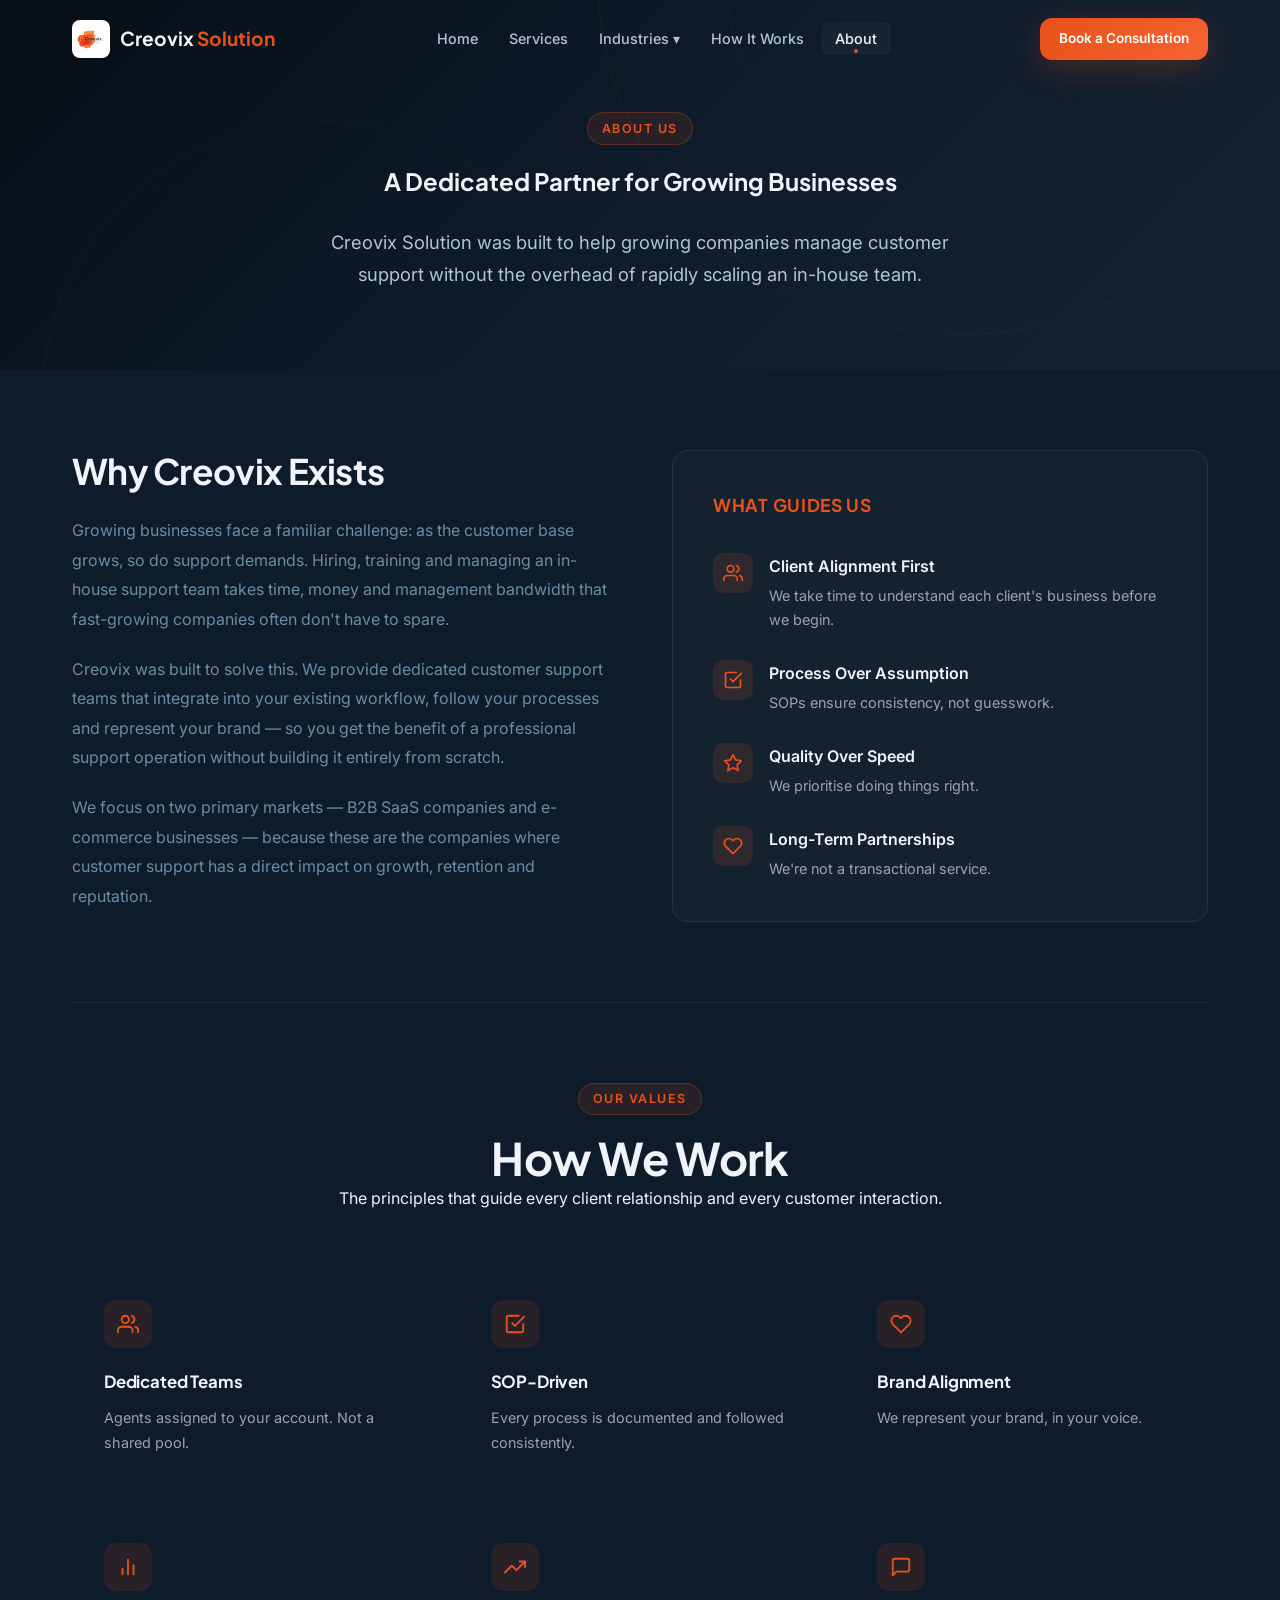
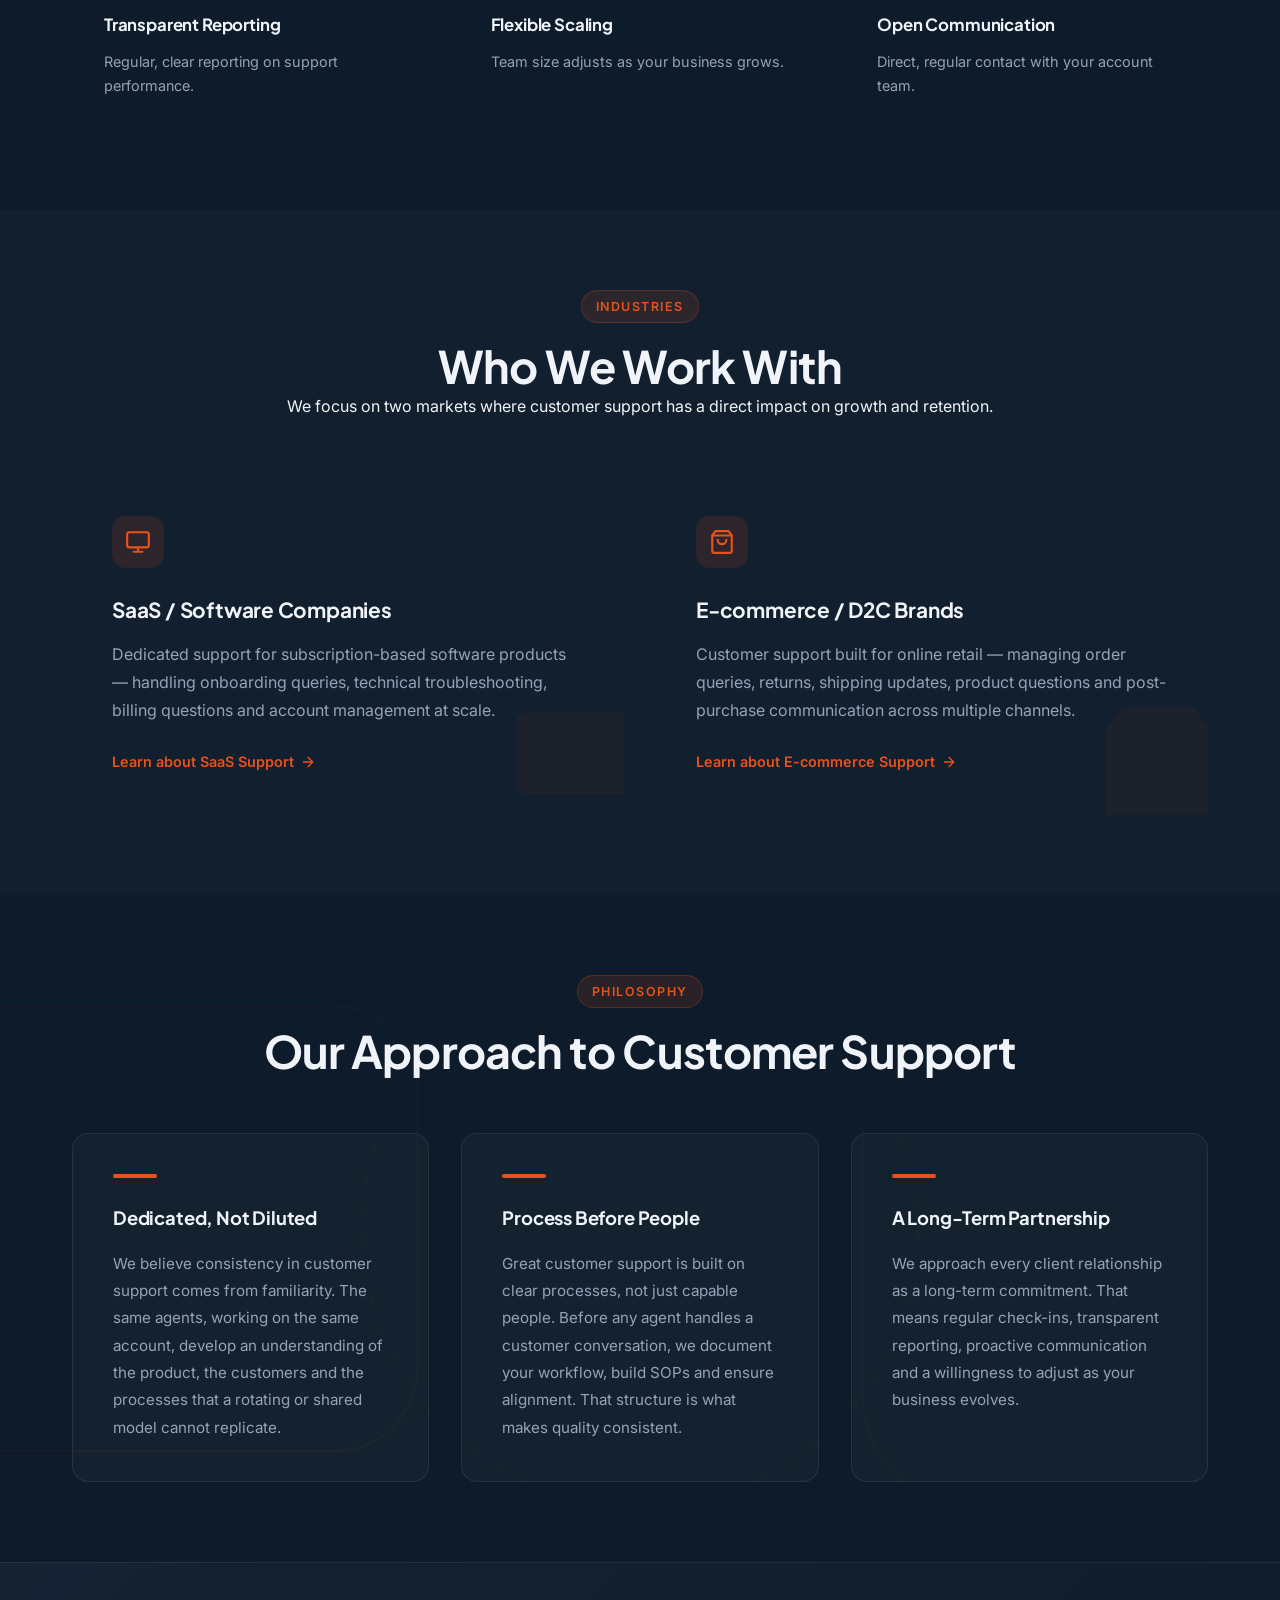
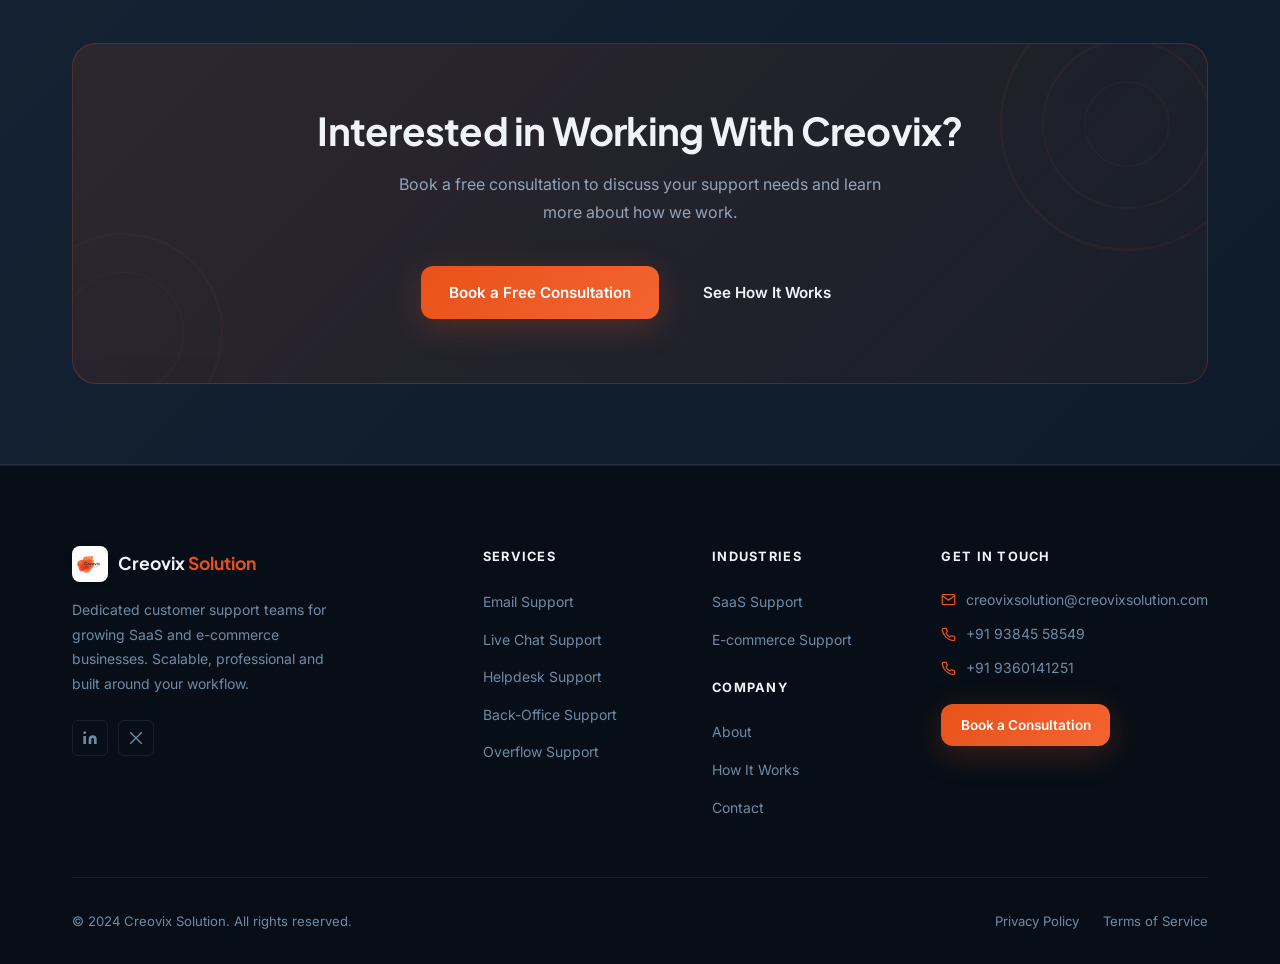
<file: about.html>
<!DOCTYPE html>
<html lang="en">
<head>
  <meta charset="UTF-8">
  <meta name="viewport" content="width=device-width, initial-scale=1.0">
  <title>About Us | Creovix Solution</title>
  <meta name="description" content="Learn about Creovix Solution — a dedicated customer support outsourcing partner for growing SaaS and e-commerce businesses in the US and UK.">
  <!-- Open Graph -->
  <meta property="og:type" content="website">
  <meta property="og:title" content="About Us | Creovix Solution">
  <meta property="og:description" content="Learn about Creovix Solution — a dedicated customer support outsourcing partner for growing SaaS and e-commerce businesses in the US and UK.">
  <meta property="og:url" content="https://creovixsolution.com/about.html">
  <meta property="og:image" content="assets/logo.png">
  <link rel="icon" href="assets/logo.png" type="image/png">
  <link rel="stylesheet" href="css/styles.css">
</head>
<body>

  <!-- ===== NAVIGATION ===== -->
  <nav class="nav" id="nav">
    <div class="container">
      <div class="nav__inner">
        <a href="index.html" class="nav__logo">
          <img src="assets/logo.png" alt="Creovix Solution">
          <span class="nav__logo-text">Creovix <span>Solution</span></span>
        </a>
        <ul class="nav__links">
          <li><a href="index.html" class="nav__link">Home</a></li>
          <li class="nav__item">
            <a href="services.html" class="nav__link">Services</a>
          </li>
          <li class="nav__item">
            <a href="#" class="nav__link">Industries ▾</a>
            <div class="nav__dropdown">
              <a href="saas-support.html" class="nav__dropdown-link">SaaS Support</a>
              <a href="ecommerce-support.html" class="nav__dropdown-link">E-commerce Support</a>
            </div>
          </li>
          <li><a href="how-it-works.html" class="nav__link">How It Works</a></li>
          <li><a href="about.html" class="nav__link nav__link--active">About</a></li>
        </ul>
        <div class="nav__cta">
          <a href="contact.html" class="btn btn-primary btn-sm">Book a Consultation</a>
        </div>
        <button class="nav__hamburger" aria-label="Menu">
          <span></span><span></span><span></span>
        </button>
      </div>
    </div>
  </nav>
  <div class="nav__mobile">
    <button class="nav__mobile-close">✕</button>
    <a href="index.html" class="nav__mobile-link">Home</a>
    <a href="services.html" class="nav__mobile-link">Services</a>
    <a href="saas-support.html" class="nav__mobile-link">SaaS Support</a>
    <a href="ecommerce-support.html" class="nav__mobile-link">E-commerce Support</a>
    <a href="how-it-works.html" class="nav__mobile-link">How It Works</a>
    <a href="about.html" class="nav__mobile-link">About</a>
    <a href="contact.html" class="nav__mobile-link btn btn-primary" style="margin-top:1rem;">Book a Consultation</a>
  </div>

  <main>

    <!-- ===== HERO ===== -->
    <section class="page-hero" style="position:relative; overflow:hidden; padding: 7rem 0 5rem;">
      <!-- SVG background decoration -->
      <svg aria-hidden="true" style="position:absolute;top:0;left:0;width:100%;height:100%;pointer-events:none;opacity:.06;" viewBox="0 0 1200 600" preserveAspectRatio="xMidYMid slice" fill="none" xmlns="http://www.w3.org/2000/svg">
        <circle cx="900" cy="100" r="340" stroke="#E8521A" stroke-width="1.5"/>
        <circle cx="900" cy="100" r="220" stroke="#E8521A" stroke-width="1"/>
        <circle cx="300" cy="500" r="260" stroke="#E8521A" stroke-width="1"/>
        <line x1="0" y1="300" x2="1200" y2="300" stroke="#E8521A" stroke-width="0.5" stroke-dasharray="6 10"/>
      </svg>
      <div class="container" style="position:relative;z-index:1;text-align:center;">
        <div class="animate-fade-up">
          <span class="section-label" style="display:inline-block;margin-bottom:1rem;">About Us</span>
          <h1 class="hero__title" style="max-width:760px;margin:0 auto 1.5rem;">A Dedicated Partner for Growing Businesses</h1>
          <p class="hero__lead" style="max-width:640px;margin:0 auto;">Creovix Solution was built to help growing companies manage customer support without the overhead of rapidly scaling an in-house team.</p>
        </div>
      </div>
    </section>

    <!-- ===== OUR STORY ===== -->
    <section class="section" style="padding-top:5rem;padding-bottom:5rem;">
      <div class="container">
        <div style="display:grid;grid-template-columns:1fr 1fr;gap:4rem;align-items:start;">

          <!-- Left: story text -->
          <div class="animate-fade-up">
            <h2 style="font-size:clamp(1.6rem,3vw,2.2rem);font-weight:700;color:var(--text-primary,#F0F4F8);margin-bottom:1.5rem;">Why Creovix Exists</h2>
            <p style="color:var(--text-muted,#94A3B8);line-height:1.85;margin-bottom:1.25rem;">Growing businesses face a familiar challenge: as the customer base grows, so do support demands. Hiring, training and managing an in-house support team takes time, money and management bandwidth that fast-growing companies often don't have to spare.</p>
            <p style="color:var(--text-muted,#94A3B8);line-height:1.85;margin-bottom:1.25rem;">Creovix was built to solve this. We provide dedicated customer support teams that integrate into your existing workflow, follow your processes and represent your brand — so you get the benefit of a professional support operation without building it entirely from scratch.</p>
            <p style="color:var(--text-muted,#94A3B8);line-height:1.85;">We focus on two primary markets — B2B SaaS companies and e-commerce businesses — because these are the companies where customer support has a direct impact on growth, retention and reputation.</p>
          </div>

          <!-- Right: principles panel -->
          <div class="animate-fade-up" style="background:rgba(255,255,255,0.03);border:1px solid rgba(255,255,255,0.08);border-radius:16px;padding:2.5rem;">
            <h3 style="font-size:1.1rem;font-weight:700;color:#E8521A;letter-spacing:.04em;text-transform:uppercase;margin-bottom:2rem;">What Guides Us</h3>
            <div style="display:flex;flex-direction:column;gap:1.75rem;">

              <!-- Principle 1 -->
              <div style="display:flex;gap:1rem;align-items:flex-start;">
                <div style="flex-shrink:0;width:40px;height:40px;border-radius:10px;background:rgba(232,82,26,.12);display:flex;align-items:center;justify-content:center;">
                  <svg width="20" height="20" viewBox="0 0 24 24" fill="none" stroke="#E8521A" stroke-width="2" stroke-linecap="round" stroke-linejoin="round"><path d="M17 21v-2a4 4 0 0 0-4-4H5a4 4 0 0 0-4 4v2"/><circle cx="9" cy="7" r="4"/><path d="M23 21v-2a4 4 0 0 0-3-3.87"/><path d="M16 3.13a4 4 0 0 1 0 7.75"/></svg>
                </div>
                <div>
                  <p style="font-weight:600;color:#F0F4F8;margin-bottom:.25rem;">Client Alignment First</p>
                  <p style="color:#94A3B8;font-size:.9rem;line-height:1.65;">We take time to understand each client's business before we begin.</p>
                </div>
              </div>

              <!-- Principle 2 -->
              <div style="display:flex;gap:1rem;align-items:flex-start;">
                <div style="flex-shrink:0;width:40px;height:40px;border-radius:10px;background:rgba(232,82,26,.12);display:flex;align-items:center;justify-content:center;">
                  <svg width="20" height="20" viewBox="0 0 24 24" fill="none" stroke="#E8521A" stroke-width="2" stroke-linecap="round" stroke-linejoin="round"><polyline points="9 11 12 14 22 4"/><path d="M21 12v7a2 2 0 0 1-2 2H5a2 2 0 0 1-2-2V5a2 2 0 0 1 2-2h11"/></svg>
                </div>
                <div>
                  <p style="font-weight:600;color:#F0F4F8;margin-bottom:.25rem;">Process Over Assumption</p>
                  <p style="color:#94A3B8;font-size:.9rem;line-height:1.65;">SOPs ensure consistency, not guesswork.</p>
                </div>
              </div>

              <!-- Principle 3 -->
              <div style="display:flex;gap:1rem;align-items:flex-start;">
                <div style="flex-shrink:0;width:40px;height:40px;border-radius:10px;background:rgba(232,82,26,.12);display:flex;align-items:center;justify-content:center;">
                  <svg width="20" height="20" viewBox="0 0 24 24" fill="none" stroke="#E8521A" stroke-width="2" stroke-linecap="round" stroke-linejoin="round"><polygon points="12 2 15.09 8.26 22 9.27 17 14.14 18.18 21.02 12 17.77 5.82 21.02 7 14.14 2 9.27 8.91 8.26 12 2"/></svg>
                </div>
                <div>
                  <p style="font-weight:600;color:#F0F4F8;margin-bottom:.25rem;">Quality Over Speed</p>
                  <p style="color:#94A3B8;font-size:.9rem;line-height:1.65;">We prioritise doing things right.</p>
                </div>
              </div>

              <!-- Principle 4 -->
              <div style="display:flex;gap:1rem;align-items:flex-start;">
                <div style="flex-shrink:0;width:40px;height:40px;border-radius:10px;background:rgba(232,82,26,.12);display:flex;align-items:center;justify-content:center;">
                  <svg width="20" height="20" viewBox="0 0 24 24" fill="none" stroke="#E8521A" stroke-width="2" stroke-linecap="round" stroke-linejoin="round"><path d="M20.84 4.61a5.5 5.5 0 0 0-7.78 0L12 5.67l-1.06-1.06a5.5 5.5 0 0 0-7.78 7.78l1.06 1.06L12 21.23l7.78-7.78 1.06-1.06a5.5 5.5 0 0 0 0-7.78z"/></svg>
                </div>
                <div>
                  <p style="font-weight:600;color:#F0F4F8;margin-bottom:.25rem;">Long-Term Partnerships</p>
                  <p style="color:#94A3B8;font-size:.9rem;line-height:1.65;">We're not a transactional service.</p>
                </div>
              </div>

            </div>
          </div>

        </div>
      </div>
    </section>

    <!-- ===== DIVIDER ===== -->
    <div class="container"><div style="height:1px;background:rgba(255,255,255,0.07);"></div></div>

    <!-- ===== VALUES / HOW WE WORK ===== -->
    <section class="section" style="padding-top:5rem;padding-bottom:5rem;">
      <div class="container">
        <div class="section__header animate-fade-up" style="text-align:center;margin-bottom:3.5rem;">
          <span class="section-label">Our Values</span>
          <h2 class="section__title">How We Work</h2>
          <p class="section__sub">The principles that guide every client relationship and every customer interaction.</p>
        </div>

        <div style="display:grid;grid-template-columns:repeat(3,1fr);gap:1.5rem;" class="animate-fade-up">

          <!-- Card 1 -->
          <div class="card" style="padding:2rem;">
            <div class="card__icon" style="width:48px;height:48px;border-radius:12px;background:rgba(232,82,26,.12);display:flex;align-items:center;justify-content:center;margin-bottom:1.25rem;">
              <svg width="22" height="22" viewBox="0 0 24 24" fill="none" stroke="#E8521A" stroke-width="2" stroke-linecap="round" stroke-linejoin="round"><path d="M17 21v-2a4 4 0 0 0-4-4H5a4 4 0 0 0-4 4v2"/><circle cx="9" cy="7" r="4"/><path d="M23 21v-2a4 4 0 0 0-3-3.87"/><path d="M16 3.13a4 4 0 0 1 0 7.75"/></svg>
            </div>
            <h3 style="font-size:1.05rem;font-weight:700;color:#F0F4F8;margin-bottom:.6rem;">Dedicated Teams</h3>
            <p style="color:#94A3B8;font-size:.9rem;line-height:1.7;">Agents assigned to your account. Not a shared pool.</p>
          </div>

          <!-- Card 2 -->
          <div class="card" style="padding:2rem;">
            <div class="card__icon" style="width:48px;height:48px;border-radius:12px;background:rgba(232,82,26,.12);display:flex;align-items:center;justify-content:center;margin-bottom:1.25rem;">
              <svg width="22" height="22" viewBox="0 0 24 24" fill="none" stroke="#E8521A" stroke-width="2" stroke-linecap="round" stroke-linejoin="round"><polyline points="9 11 12 14 22 4"/><path d="M21 12v7a2 2 0 0 1-2 2H5a2 2 0 0 1-2-2V5a2 2 0 0 1 2-2h11"/></svg>
            </div>
            <h3 style="font-size:1.05rem;font-weight:700;color:#F0F4F8;margin-bottom:.6rem;">SOP-Driven</h3>
            <p style="color:#94A3B8;font-size:.9rem;line-height:1.7;">Every process is documented and followed consistently.</p>
          </div>

          <!-- Card 3 -->
          <div class="card" style="padding:2rem;">
            <div class="card__icon" style="width:48px;height:48px;border-radius:12px;background:rgba(232,82,26,.12);display:flex;align-items:center;justify-content:center;margin-bottom:1.25rem;">
              <svg width="22" height="22" viewBox="0 0 24 24" fill="none" stroke="#E8521A" stroke-width="2" stroke-linecap="round" stroke-linejoin="round"><path d="M20.84 4.61a5.5 5.5 0 0 0-7.78 0L12 5.67l-1.06-1.06a5.5 5.5 0 0 0-7.78 7.78l1.06 1.06L12 21.23l7.78-7.78 1.06-1.06a5.5 5.5 0 0 0 0-7.78z"/></svg>
            </div>
            <h3 style="font-size:1.05rem;font-weight:700;color:#F0F4F8;margin-bottom:.6rem;">Brand Alignment</h3>
            <p style="color:#94A3B8;font-size:.9rem;line-height:1.7;">We represent your brand, in your voice.</p>
          </div>

          <!-- Card 4 -->
          <div class="card" style="padding:2rem;">
            <div class="card__icon" style="width:48px;height:48px;border-radius:12px;background:rgba(232,82,26,.12);display:flex;align-items:center;justify-content:center;margin-bottom:1.25rem;">
              <svg width="22" height="22" viewBox="0 0 24 24" fill="none" stroke="#E8521A" stroke-width="2" stroke-linecap="round" stroke-linejoin="round"><line x1="18" y1="20" x2="18" y2="10"/><line x1="12" y1="20" x2="12" y2="4"/><line x1="6" y1="20" x2="6" y2="14"/></svg>
            </div>
            <h3 style="font-size:1.05rem;font-weight:700;color:#F0F4F8;margin-bottom:.6rem;">Transparent Reporting</h3>
            <p style="color:#94A3B8;font-size:.9rem;line-height:1.7;">Regular, clear reporting on support performance.</p>
          </div>

          <!-- Card 5 -->
          <div class="card" style="padding:2rem;">
            <div class="card__icon" style="width:48px;height:48px;border-radius:12px;background:rgba(232,82,26,.12);display:flex;align-items:center;justify-content:center;margin-bottom:1.25rem;">
              <svg width="22" height="22" viewBox="0 0 24 24" fill="none" stroke="#E8521A" stroke-width="2" stroke-linecap="round" stroke-linejoin="round"><polyline points="23 6 13.5 15.5 8.5 10.5 1 18"/><polyline points="17 6 23 6 23 12"/></svg>
            </div>
            <h3 style="font-size:1.05rem;font-weight:700;color:#F0F4F8;margin-bottom:.6rem;">Flexible Scaling</h3>
            <p style="color:#94A3B8;font-size:.9rem;line-height:1.7;">Team size adjusts as your business grows.</p>
          </div>

          <!-- Card 6 -->
          <div class="card" style="padding:2rem;">
            <div class="card__icon" style="width:48px;height:48px;border-radius:12px;background:rgba(232,82,26,.12);display:flex;align-items:center;justify-content:center;margin-bottom:1.25rem;">
              <svg width="22" height="22" viewBox="0 0 24 24" fill="none" stroke="#E8521A" stroke-width="2" stroke-linecap="round" stroke-linejoin="round"><path d="M21 15a2 2 0 0 1-2 2H7l-4 4V5a2 2 0 0 1 2-2h14a2 2 0 0 1 2 2z"/></svg>
            </div>
            <h3 style="font-size:1.05rem;font-weight:700;color:#F0F4F8;margin-bottom:.6rem;">Open Communication</h3>
            <p style="color:#94A3B8;font-size:.9rem;line-height:1.7;">Direct, regular contact with your account team.</p>
          </div>

        </div>
      </div>
    </section>

    <!-- ===== MARKETS ===== -->
    <section class="section" style="background:rgba(255,255,255,0.02);padding-top:5rem;padding-bottom:5rem;">
      <div class="container">
        <div class="section__header animate-fade-up" style="text-align:center;margin-bottom:3.5rem;">
          <span class="section-label">Industries</span>
          <h2 class="section__title">Who We Work With</h2>
          <p class="section__sub">We focus on two markets where customer support has a direct impact on growth and retention.</p>
        </div>

        <div style="display:grid;grid-template-columns:1fr 1fr;gap:2rem;" class="animate-fade-up">

          <!-- SaaS Card -->
          <a href="saas-support.html" style="text-decoration:none;">
            <div class="card" style="padding:2.5rem;position:relative;overflow:hidden;transition:transform .25s ease,border-color .25s ease;cursor:pointer;" onmouseover="this.style.transform='translateY(-4px)';this.style.borderColor='rgba(232,82,26,.5)'" onmouseout="this.style.transform='translateY(0)';this.style.borderColor=''">
              <!-- BG icon -->
              <svg aria-hidden="true" style="position:absolute;right:-20px;bottom:-20px;opacity:.05;" width="140" height="140" viewBox="0 0 24 24" fill="#E8521A"><rect x="2" y="3" width="20" height="14" rx="2"/><path d="M8 21h8M12 17v4"/></svg>
              <div style="width:52px;height:52px;border-radius:14px;background:rgba(232,82,26,.12);display:flex;align-items:center;justify-content:center;margin-bottom:1.5rem;">
                <svg width="26" height="26" viewBox="0 0 24 24" fill="none" stroke="#E8521A" stroke-width="2" stroke-linecap="round" stroke-linejoin="round"><rect x="2" y="3" width="20" height="14" rx="2"/><path d="M8 21h8M12 17v4"/></svg>
              </div>
              <h3 style="font-size:1.3rem;font-weight:700;color:#F0F4F8;margin-bottom:.75rem;">SaaS / Software Companies</h3>
              <p style="color:#94A3B8;line-height:1.75;margin-bottom:1.5rem;">Dedicated support for subscription-based software products — handling onboarding queries, technical troubleshooting, billing questions and account management at scale.</p>
              <span style="color:#E8521A;font-size:.9rem;font-weight:600;display:inline-flex;align-items:center;gap:.4rem;">
                Learn about SaaS Support
                <svg width="16" height="16" viewBox="0 0 24 24" fill="none" stroke="currentColor" stroke-width="2" stroke-linecap="round" stroke-linejoin="round"><line x1="5" y1="12" x2="19" y2="12"/><polyline points="12 5 19 12 12 19"/></svg>
              </span>
            </div>
          </a>

          <!-- E-commerce Card -->
          <a href="ecommerce-support.html" style="text-decoration:none;">
            <div class="card" style="padding:2.5rem;position:relative;overflow:hidden;transition:transform .25s ease,border-color .25s ease;cursor:pointer;" onmouseover="this.style.transform='translateY(-4px)';this.style.borderColor='rgba(232,82,26,.5)'" onmouseout="this.style.transform='translateY(0)';this.style.borderColor=''">
              <!-- BG icon -->
              <svg aria-hidden="true" style="position:absolute;right:-20px;bottom:-20px;opacity:.05;" width="140" height="140" viewBox="0 0 24 24" fill="#E8521A"><path d="M6 2L3 6v14a2 2 0 0 0 2 2h14a2 2 0 0 0 2-2V6l-3-4z"/><line x1="3" y1="6" x2="21" y2="6"/><path d="M16 10a4 4 0 0 1-8 0"/></svg>
              <div style="width:52px;height:52px;border-radius:14px;background:rgba(232,82,26,.12);display:flex;align-items:center;justify-content:center;margin-bottom:1.5rem;">
                <svg width="26" height="26" viewBox="0 0 24 24" fill="none" stroke="#E8521A" stroke-width="2" stroke-linecap="round" stroke-linejoin="round"><path d="M6 2L3 6v14a2 2 0 0 0 2 2h14a2 2 0 0 0 2-2V6l-3-4z"/><line x1="3" y1="6" x2="21" y2="6"/><path d="M16 10a4 4 0 0 1-8 0"/></svg>
              </div>
              <h3 style="font-size:1.3rem;font-weight:700;color:#F0F4F8;margin-bottom:.75rem;">E-commerce / D2C Brands</h3>
              <p style="color:#94A3B8;line-height:1.75;margin-bottom:1.5rem;">Customer support built for online retail — managing order queries, returns, shipping updates, product questions and post-purchase communication across multiple channels.</p>
              <span style="color:#E8521A;font-size:.9rem;font-weight:600;display:inline-flex;align-items:center;gap:.4rem;">
                Learn about E-commerce Support
                <svg width="16" height="16" viewBox="0 0 24 24" fill="none" stroke="currentColor" stroke-width="2" stroke-linecap="round" stroke-linejoin="round"><line x1="5" y1="12" x2="19" y2="12"/><polyline points="12 5 19 12 12 19"/></svg>
              </span>
            </div>
          </a>

        </div>
      </div>
    </section>

    <!-- ===== APPROACH ===== -->
    <section class="section" style="padding-top:5rem;padding-bottom:5rem;position:relative;overflow:hidden;">
      <!-- SVG abstract bg -->
      <svg aria-hidden="true" style="position:absolute;inset:0;width:100%;height:100%;pointer-events:none;opacity:.04;" viewBox="0 0 1200 480" preserveAspectRatio="xMidYMid slice" fill="none" xmlns="http://www.w3.org/2000/svg">
        <rect x="-60" y="80" width="500" height="320" rx="60" stroke="#E8521A" stroke-width="1.5"/>
        <rect x="760" y="40" width="540" height="400" rx="80" stroke="#E8521A" stroke-width="1"/>
        <circle cx="600" cy="240" r="200" stroke="#E8521A" stroke-width="1" stroke-dasharray="8 14"/>
      </svg>

      <div class="container" style="position:relative;z-index:1;">
        <div class="section__header animate-fade-up" style="text-align:center;margin-bottom:3.5rem;">
          <span class="section-label">Philosophy</span>
          <h2 class="section__title">Our Approach to Customer Support</h2>
        </div>

        <div style="display:grid;grid-template-columns:repeat(3,1fr);gap:2rem;" class="animate-fade-up">

          <!-- Col 1 -->
          <div style="background:rgba(255,255,255,0.03);border:1px solid rgba(255,255,255,0.08);border-radius:16px;padding:2.5rem;">
            <div style="width:44px;height:4px;background:#E8521A;border-radius:2px;margin-bottom:1.5rem;"></div>
            <h3 style="font-size:1.15rem;font-weight:700;color:#F0F4F8;margin-bottom:1rem;">Dedicated, Not Diluted</h3>
            <p style="color:#94A3B8;line-height:1.8;font-size:.95rem;">We believe consistency in customer support comes from familiarity. The same agents, working on the same account, develop an understanding of the product, the customers and the processes that a rotating or shared model cannot replicate.</p>
          </div>

          <!-- Col 2 -->
          <div style="background:rgba(255,255,255,0.03);border:1px solid rgba(255,255,255,0.08);border-radius:16px;padding:2.5rem;">
            <div style="width:44px;height:4px;background:#E8521A;border-radius:2px;margin-bottom:1.5rem;"></div>
            <h3 style="font-size:1.15rem;font-weight:700;color:#F0F4F8;margin-bottom:1rem;">Process Before People</h3>
            <p style="color:#94A3B8;line-height:1.8;font-size:.95rem;">Great customer support is built on clear processes, not just capable people. Before any agent handles a customer conversation, we document your workflow, build SOPs and ensure alignment. That structure is what makes quality consistent.</p>
          </div>

          <!-- Col 3 -->
          <div style="background:rgba(255,255,255,0.03);border:1px solid rgba(255,255,255,0.08);border-radius:16px;padding:2.5rem;">
            <div style="width:44px;height:4px;background:#E8521A;border-radius:2px;margin-bottom:1.5rem;"></div>
            <h3 style="font-size:1.15rem;font-weight:700;color:#F0F4F8;margin-bottom:1rem;">A Long-Term Partnership</h3>
            <p style="color:#94A3B8;line-height:1.8;font-size:.95rem;">We approach every client relationship as a long-term commitment. That means regular check-ins, transparent reporting, proactive communication and a willingness to adjust as your business evolves.</p>
          </div>

        </div>
      </div>
    </section>

    <!-- ===== CTA ===== -->
    <section class="section cta-section animate-fade-up" style="padding-top:5rem;padding-bottom:5rem;">
      <div class="container">
        <div class="cta-box" style="text-align:center;background:linear-gradient(135deg,rgba(232,82,26,.12) 0%,rgba(232,82,26,.05) 100%);border:1px solid rgba(232,82,26,.25);border-radius:24px;padding:4rem 2rem;position:relative;overflow:hidden;">
          <!-- SVG accent -->
          <svg aria-hidden="true" style="position:absolute;top:-60px;right:-60px;opacity:.06;pointer-events:none;" width="280" height="280" viewBox="0 0 200 200" fill="none"><circle cx="100" cy="100" r="90" stroke="#E8521A" stroke-width="2"/><circle cx="100" cy="100" r="60" stroke="#E8521A" stroke-width="1.5"/><circle cx="100" cy="100" r="30" stroke="#E8521A" stroke-width="1"/></svg>
          <svg aria-hidden="true" style="position:absolute;bottom:-60px;left:-60px;opacity:.06;pointer-events:none;" width="220" height="220" viewBox="0 0 200 200" fill="none"><circle cx="100" cy="100" r="90" stroke="#E8521A" stroke-width="2"/><circle cx="100" cy="100" r="55" stroke="#E8521A" stroke-width="1"/></svg>

          <div style="position:relative;z-index:1;">
            <h2 style="font-size:clamp(1.6rem,3vw,2.4rem);font-weight:700;color:#F0F4F8;margin-bottom:1rem;">Interested in Working With Creovix?</h2>
            <p style="color:#94A3B8;max-width:520px;margin:0 auto 2.5rem;line-height:1.75;">Book a free consultation to discuss your support needs and learn more about how we work.</p>
            <div style="display:flex;gap:1rem;justify-content:center;flex-wrap:wrap;">
              <a href="contact.html" class="btn btn-primary">Book a Free Consultation</a>
              <a href="how-it-works.html" class="btn btn-outline">See How It Works</a>
            </div>
          </div>
        </div>
      </div>
    </section>

  </main>

  <!-- ===== FOOTER ===== -->
  <footer class="footer">
    <div class="container">
      <div class="footer__top">
        <div class="footer__brand">
          <div class="footer__brand-logo">
            <img src="assets/logo.png" alt="Creovix Solution">
            <span class="footer__brand-name">Creovix <span>Solution</span></span>
          </div>
          <p>Dedicated customer support teams for growing SaaS and e-commerce businesses. Scalable, professional and built around your workflow.</p>
          <div class="footer__socials">
            <a href="#" class="footer__social" aria-label="LinkedIn">
              <svg width="16" height="16" viewBox="0 0 24 24" fill="currentColor"><path d="M16 8a6 6 0 0 1 6 6v7h-4v-7a2 2 0 0 0-2-2 2 2 0 0 0-2 2v7h-4v-7a6 6 0 0 1 6-6zM2 9h4v12H2z"/><circle cx="4" cy="4" r="2"/></svg>
            </a>
            <a href="#" class="footer__social" aria-label="Twitter/X">
              <svg width="16" height="16" viewBox="0 0 24 24" fill="currentColor"><path d="M4 4l16 16M20 4L4 20" stroke="currentColor" stroke-width="2" stroke-linecap="round" fill="none"/></svg>
            </a>
          </div>
        </div>
        <div>
          <p class="footer__col-title">Services</p>
          <ul class="footer__links">
            <li><a href="services.html" class="footer__link">Email Support</a></li>
            <li><a href="services.html" class="footer__link">Live Chat Support</a></li>
            <li><a href="services.html" class="footer__link">Helpdesk Support</a></li>
            <li><a href="services.html" class="footer__link">Back-Office Support</a></li>
            <li><a href="services.html" class="footer__link">Overflow Support</a></li>
          </ul>
        </div>
        <div>
          <p class="footer__col-title">Industries</p>
          <ul class="footer__links">
            <li><a href="saas-support.html" class="footer__link">SaaS Support</a></li>
            <li><a href="ecommerce-support.html" class="footer__link">E-commerce Support</a></li>
          </ul>
          <p class="footer__col-title" style="margin-top:1.5rem;">Company</p>
          <ul class="footer__links">
            <li><a href="about.html" class="footer__link">About</a></li>
            <li><a href="how-it-works.html" class="footer__link">How It Works</a></li>
            <li><a href="contact.html" class="footer__link">Contact</a></li>
          </ul>
        </div>
        <div>
          <p class="footer__col-title">Get in Touch</p>
          <div class="footer__contact-item">
          <svg width="15" height="15" viewBox="0 0 24 24" fill="none" stroke="currentColor" stroke-width="2" stroke-linecap="round" stroke-linejoin="round"><path d="M4 4h16c1.1 0 2 .9 2 2v12c0 1.1-.9 2-2 2H4c-1.1 0-2-.9-2-2V6c0-1.1.9-2 2-2z"/><polyline points="22,6 12,13 2,6"/></svg>
          <a href="mailto:creovixsolution@creovixsolution.com">creovixsolution@creovixsolution.com</a>
        </div>
        <div class="footer__contact-item">
          <svg width="15" height="15" viewBox="0 0 24 24" fill="none" stroke="currentColor" stroke-width="2" stroke-linecap="round" stroke-linejoin="round"><path d="M22 16.92v3a2 2 0 0 1-2.18 2 19.79 19.79 0 0 1-8.63-3.07 19.5 19.5 0 0 1-6-6 19.79 19.79 0 0 1-3.07-8.67A2 2 0 0 1 4.11 2h3a2 2 0 0 1 2 1.72 12.84 12.84 0 0 0 .7 2.81 2 2 0 0 1-.45 2.11L8.09 9.91a16 16 0 0 0 6 6l1.27-1.27a2 2 0 0 1 2.11-.45 12.84 12.84 0 0 0 2.81.7A2 2 0 0 1 22 16.92z"/></svg>
          <a href="tel:+919384558549">+91 93845 58549</a>
        </div>
        <div class="footer__contact-item">
          <svg width="15" height="15" viewBox="0 0 24 24" fill="none" stroke="currentColor" stroke-width="2" stroke-linecap="round" stroke-linejoin="round"><path d="M22 16.92v3a2 2 0 0 1-2.18 2 19.79 19.79 0 0 1-8.63-3.07 19.5 19.5 0 0 1-6-6 19.79 19.79 0 0 1-3.07-8.67A2 2 0 0 1 4.11 2h3a2 2 0 0 1 2 1.72 12.84 12.84 0 0 0 .7 2.81 2 2 0 0 1-.45 2.11L8.09 9.91a16 16 0 0 0 6 6l1.27-1.27a2 2 0 0 1 2.11-.45 12.84 12.84 0 0 0 2.81.7A2 2 0 0 1 22 16.92z"/></svg>
          <a href="tel:+919360141251">+91 9360141251</a>
        </div>
          <div style="margin-top:1.5rem;">
            <a href="contact.html" class="btn btn-primary btn-sm">Book a Consultation</a>
          </div>
        </div>
      </div>
      <div class="footer__bottom">
        <p class="footer__copy">© 2024 Creovix Solution. All rights reserved.</p>
        <div class="footer__legal">
          <a href="#">Privacy Policy</a>
          <a href="#">Terms of Service</a>
        </div>
      </div>
    </div>
  </footer>
  <script src="js/main.js"></script>

</body>
</html>
</file>
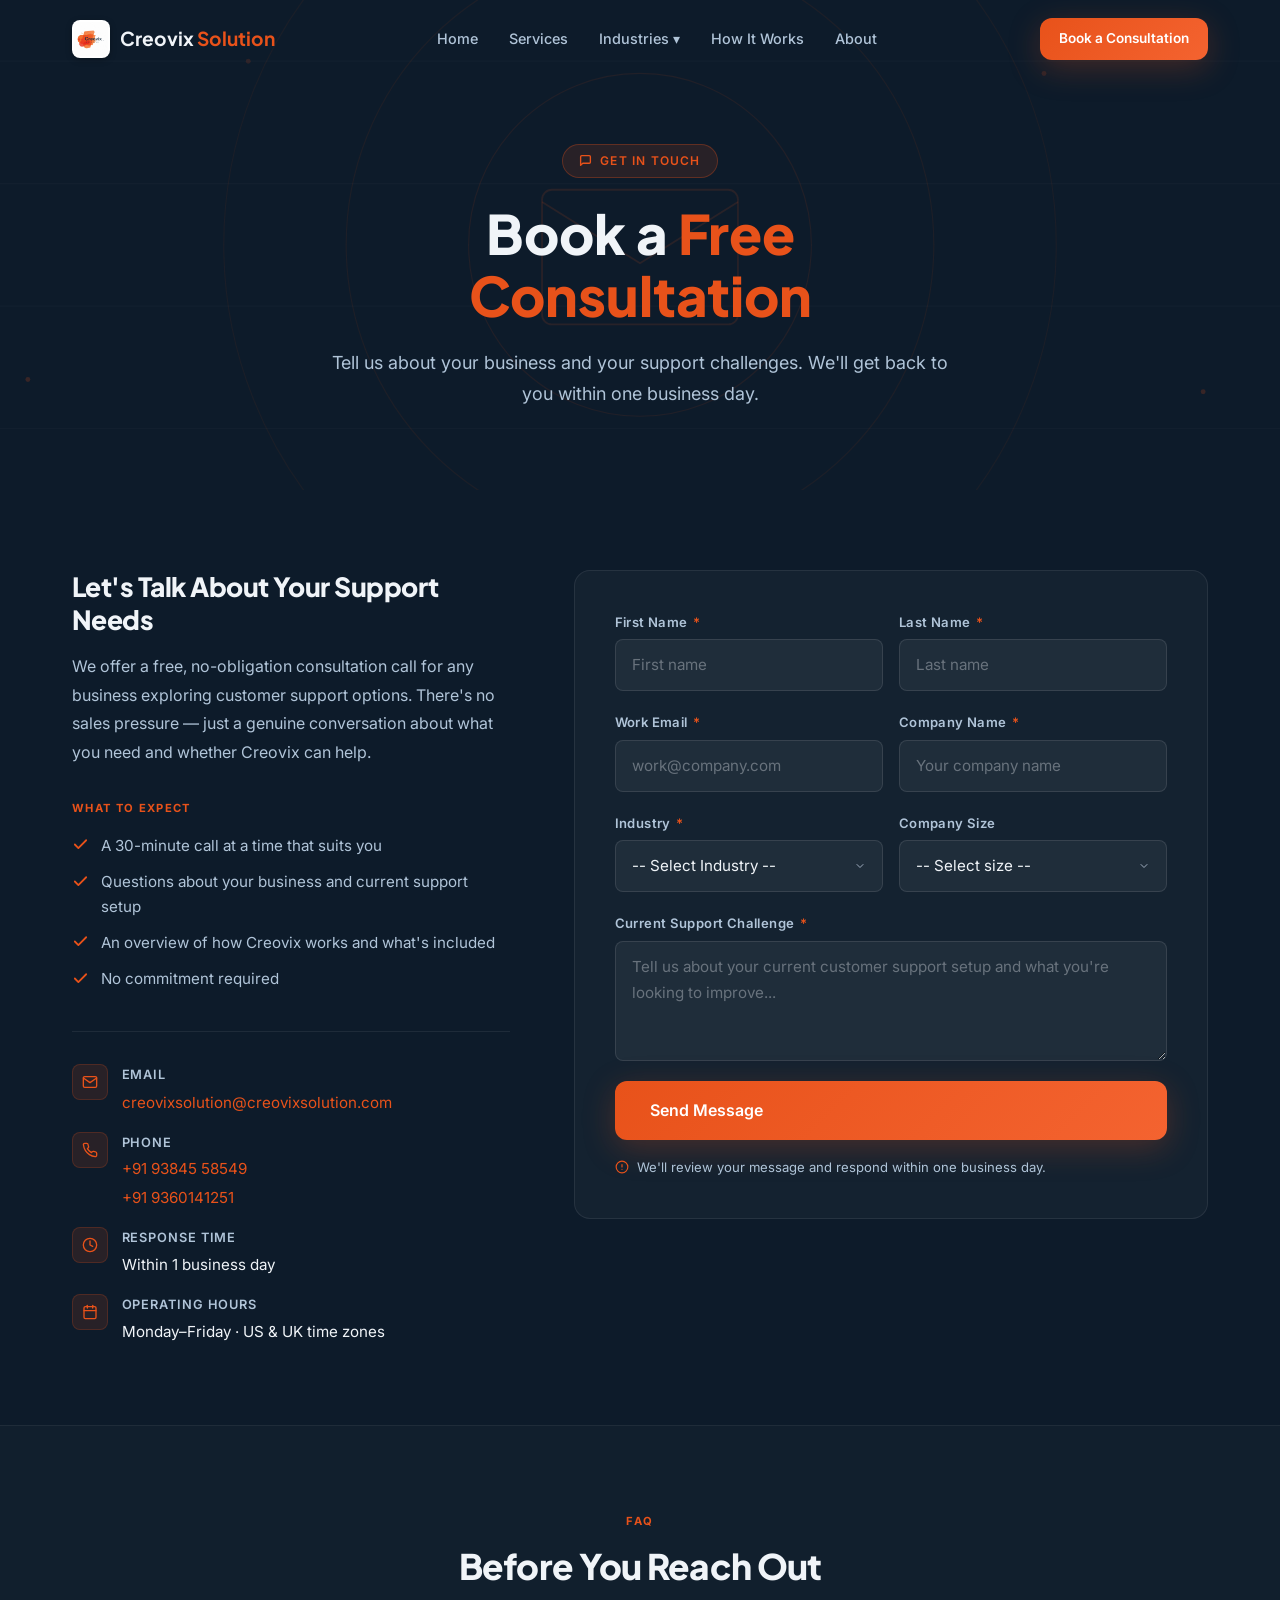
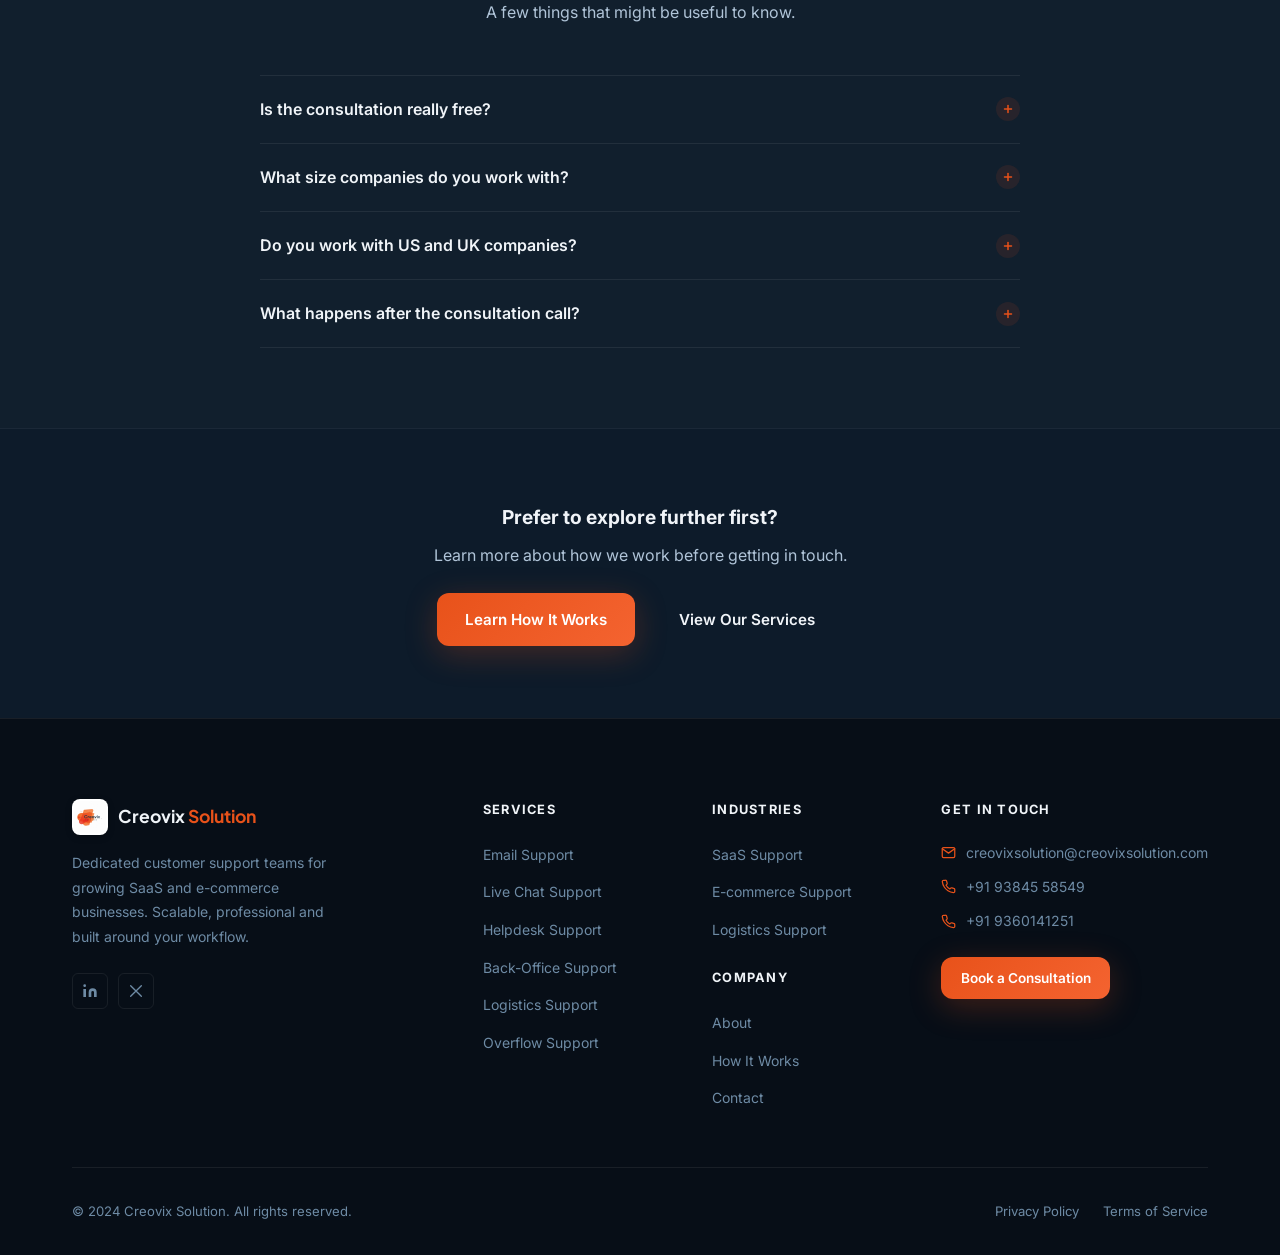
<file: contact.html>
<!DOCTYPE html>
<html lang="en">
<head>
  <meta charset="UTF-8">
  <meta name="viewport" content="width=device-width, initial-scale=1.0">
  <title>Contact Us | Book a Free Consultation — Creovix Solution</title>
  <meta name="description" content="Book a free, no-obligation consultation with Creovix Solution. Tell us about your support challenges and we'll get back to you within one business day.">
  <meta property="og:title" content="Contact Us | Book a Free Consultation — Creovix Solution">
  <meta property="og:description" content="Book a free, no-obligation consultation with Creovix Solution. Tell us about your support challenges and we'll get back to you within one business day.">
  <meta property="og:type" content="website">
  <meta property="og:url" content="https://creovixsolution.com/contact.html">
  <meta property="og:image" content="assets/logo.png">
  <link rel="stylesheet" href="css/styles.css">
  <style>
    /* ── Contact Hero ── */
    .contact-hero {
      position: relative;
      padding: 9rem 0 5rem;
      overflow: hidden;
      background: var(--navy-900);
    }
    .contact-hero__bg {
      position: absolute;
      inset: 0;
      z-index: 0;
      pointer-events: none;
    }
    .contact-hero__content {
      position: relative;
      z-index: 1;
      text-align: center;
      max-width: 640px;
      margin: 0 auto;
    }
    .contact-hero__label {
      display: inline-flex;
      align-items: center;
      gap: 0.5rem;
      background: rgba(232,82,26,0.12);
      border: 1px solid rgba(232,82,26,0.3);
      color: var(--accent);
      font-size: 0.75rem;
      font-weight: 600;
      letter-spacing: 0.1em;
      text-transform: uppercase;
      padding: 0.35rem 1rem;
      border-radius: 100px;
      margin-bottom: 1.5rem;
    }
    .contact-hero h1 {
      font-size: clamp(2.2rem, 5vw, 3.4rem);
      font-weight: 800;
      line-height: 1.15;
      color: var(--text-primary);
      margin-bottom: 1.25rem;
    }
    .contact-hero h1 span {
      color: var(--accent);
    }
    .contact-hero__lead {
      font-size: 1.125rem;
      color: var(--text-secondary);
      line-height: 1.75;
    }

    /* ── Main Contact Section ── */
    .contact-main {
      padding: 5rem 0 5rem;
      background: var(--navy-900);
    }
    .contact-grid {
      display: grid;
      grid-template-columns: 1fr 1.45fr;
      gap: 4rem;
      align-items: start;
    }
    @media (max-width: 900px) {
      .contact-grid { grid-template-columns: 1fr; gap: 3rem; }
    }

    /* Left column */
    .contact-info__heading {
      font-size: 1.65rem;
      font-weight: 800;
      color: var(--text-primary);
      line-height: 1.25;
      margin-bottom: 1rem;
    }
    .contact-info__body {
      color: var(--text-secondary);
      line-height: 1.8;
      margin-bottom: 2rem;
    }
    .contact-info__expect-title {
      font-size: 0.7rem;
      font-weight: 700;
      letter-spacing: 0.12em;
      text-transform: uppercase;
      color: var(--accent);
      margin-bottom: 1rem;
    }
    .contact-info__expect-list {
      list-style: none;
      padding: 0;
      margin: 0 0 2.5rem;
      display: flex;
      flex-direction: column;
      gap: 0.75rem;
    }
    .contact-info__expect-list li {
      display: flex;
      align-items: flex-start;
      gap: 0.75rem;
      color: var(--text-secondary);
      font-size: 0.95rem;
      line-height: 1.6;
    }
    .contact-info__expect-list li svg {
      flex-shrink: 0;
      margin-top: 0.15rem;
      color: var(--accent);
    }
    .contact-details {
      display: flex;
      flex-direction: column;
      gap: 1rem;
      padding-top: 2rem;
      border-top: 1px solid rgba(255,255,255,0.07);
    }
    .contact-detail-item {
      display: flex;
      align-items: flex-start;
      gap: 0.85rem;
    }
    .contact-detail-item__icon {
      width: 36px;
      height: 36px;
      border-radius: 8px;
      background: rgba(232,82,26,0.12);
      border: 1px solid rgba(232,82,26,0.2);
      display: flex;
      align-items: center;
      justify-content: center;
      flex-shrink: 0;
      color: var(--accent);
    }
    .contact-detail-item__text strong {
      display: block;
      font-size: 0.8rem;
      font-weight: 600;
      color: var(--text-secondary);
      text-transform: uppercase;
      letter-spacing: 0.07em;
      margin-bottom: 0.15rem;
    }
    .contact-detail-item__text span {
      font-size: 0.95rem;
      color: var(--text-primary);
    }
    .contact-detail-item__text a {
      font-size: 0.95rem;
      color: var(--accent);
      text-decoration: none;
      transition: opacity 0.2s;
    }
    .contact-detail-item__text a:hover { opacity: 0.8; }

    /* Right column — Form */
    .contact-form-card {
      background: rgba(255,255,255,0.03);
      border: 1px solid rgba(255,255,255,0.08);
      border-radius: 16px;
      padding: 2.5rem;
    }
    @media (max-width: 480px) {
      .contact-form-card { padding: 1.5rem; }
    }
    .form-row {
      display: grid;
      grid-template-columns: 1fr 1fr;
      gap: 1rem;
    }
    @media (max-width: 520px) {
      .form-row { grid-template-columns: 1fr; }
    }
    .form-group {
      display: flex;
      flex-direction: column;
      gap: 0.4rem;
      margin-bottom: 1.25rem;
    }
    .form-group label {
      font-size: 0.82rem;
      font-weight: 600;
      color: var(--text-secondary);
      letter-spacing: 0.03em;
    }
    .form-group label .required-star {
      color: var(--accent);
      margin-left: 2px;
    }
    .form-group input,
    .form-group select,
    .form-group textarea {
      width: 100%;
      background: rgba(255,255,255,0.05);
      border: 1px solid rgba(255,255,255,0.1);
      border-radius: 8px;
      padding: 0.75rem 1rem;
      font-size: 0.95rem;
      color: var(--text-primary);
      font-family: inherit;
      transition: border-color 0.2s, background 0.2s;
      outline: none;
      box-sizing: border-box;
    }
    .form-group input::placeholder,
    .form-group textarea::placeholder {
      color: rgba(240,244,248,0.35);
    }
    .form-group select {
      appearance: none;
      background-image: url("data:image/svg+xml,%3Csvg xmlns='http://www.w3.org/2000/svg' width='12' height='12' viewBox='0 0 24 24' fill='none' stroke='%23a0aec0' stroke-width='2' stroke-linecap='round' stroke-linejoin='round'%3E%3Cpolyline points='6 9 12 15 18 9'/%3E%3C/svg%3E");
      background-repeat: no-repeat;
      background-position: right 1rem center;
      padding-right: 2.5rem;
      cursor: pointer;
    }
    .form-group select option {
      background: #1a2a3e;
      color: var(--text-primary);
    }
    .form-group input:focus,
    .form-group select:focus,
    .form-group textarea:focus {
      border-color: var(--accent);
      background: rgba(232,82,26,0.05);
    }
    .form-group textarea {
      resize: vertical;
      min-height: 120px;
    }
    .form-note {
      font-size: 0.82rem;
      color: var(--text-secondary);
      margin-top: 1rem;
      display: flex;
      align-items: center;
      gap: 0.5rem;
    }
    .form-note svg { flex-shrink: 0; color: var(--accent); }
    .form-success {
      display: none;
      text-align: center;
      padding: 3rem 1rem;
    }
    .form-success__icon {
      width: 64px;
      height: 64px;
      background: rgba(232,82,26,0.12);
      border: 1px solid rgba(232,82,26,0.3);
      border-radius: 50%;
      display: flex;
      align-items: center;
      justify-content: center;
      margin: 0 auto 1.25rem;
      color: var(--accent);
    }
    .form-success h3 {
      font-size: 1.35rem;
      font-weight: 700;
      color: var(--text-primary);
      margin-bottom: 0.5rem;
    }
    .form-success p {
      color: var(--text-secondary);
      line-height: 1.7;
    }

    /* ── FAQ Section ── */
    .faq-section {
      padding: 5rem 0;
      background: rgba(255,255,255,0.015);
      border-top: 1px solid rgba(255,255,255,0.06);
    }
    .faq-section__header {
      text-align: center;
      max-width: 560px;
      margin: 0 auto 3rem;
    }
    .faq-section__label {
      display: inline-block;
      font-size: 0.7rem;
      font-weight: 700;
      letter-spacing: 0.12em;
      text-transform: uppercase;
      color: var(--accent);
      margin-bottom: 0.85rem;
    }
    .faq-section__heading {
      font-size: clamp(1.6rem, 3.5vw, 2.2rem);
      font-weight: 800;
      color: var(--text-primary);
      margin-bottom: 0.75rem;
    }
    .faq-section__sub {
      color: var(--text-secondary);
      font-size: 1rem;
      line-height: 1.7;
    }
    .faq-list {
      max-width: 760px;
      margin: 0 auto;
      display: flex;
      flex-direction: column;
      gap: 0;
    }
    .faq-item {
      border-bottom: 1px solid rgba(255,255,255,0.07);
    }
    .faq-item:first-child {
      border-top: 1px solid rgba(255,255,255,0.07);
    }
    .faq-item__question {
      width: 100%;
      background: none;
      border: none;
      text-align: left;
      cursor: pointer;
      padding: 1.35rem 0;
      display: flex;
      align-items: center;
      justify-content: space-between;
      gap: 1rem;
      color: var(--text-primary);
      font-size: 1rem;
      font-weight: 600;
      font-family: inherit;
      line-height: 1.4;
      transition: color 0.2s;
    }
    .faq-item__question:hover { color: var(--accent); }
    .faq-item__icon {
      width: 24px;
      height: 24px;
      flex-shrink: 0;
      border-radius: 50%;
      background: rgba(232,82,26,0.1);
      display: flex;
      align-items: center;
      justify-content: center;
      transition: background 0.25s, transform 0.3s;
    }
    .faq-item__icon svg {
      transition: transform 0.3s;
      color: var(--accent);
    }
    .faq-item.open .faq-item__icon {
      background: rgba(232,82,26,0.2);
    }
    .faq-item.open .faq-item__icon svg {
      transform: rotate(45deg);
    }
    .faq-item__answer {
      max-height: 0;
      overflow: hidden;
      transition: max-height 0.35s ease, padding 0.25s ease;
    }
    .faq-item.open .faq-item__answer {
      max-height: 300px;
    }
    .faq-item__answer-inner {
      padding-bottom: 1.35rem;
      color: var(--text-secondary);
      line-height: 1.8;
      font-size: 0.95rem;
    }

    /* ── CTA Strip ── */
    .contact-cta-strip {
      padding: 4.5rem 0;
      background: var(--navy-900);
      border-top: 1px solid rgba(255,255,255,0.06);
      text-align: center;
    }
    .contact-cta-strip p {
      color: var(--text-secondary);
      font-size: 1rem;
      margin-bottom: 1.5rem;
    }
    .contact-cta-strip p strong {
      color: var(--text-primary);
      font-size: 1.2rem;
      display: block;
      margin-bottom: 0.5rem;
      font-weight: 700;
    }
    .cta-strip-links {
      display: flex;
      align-items: center;
      justify-content: center;
      gap: 1rem;
      flex-wrap: wrap;
    }
  </style>
</head>
<body>

<!-- ═══════════════════════════════════════════
     NAVIGATION
════════════════════════════════════════════ -->
<nav class="nav" id="nav">
  <div class="container">
    <div class="nav__inner">
      <a href="index.html" class="nav__logo">
        <img src="assets/logo.png" alt="Creovix Solution">
        <span class="nav__logo-text">Creovix <span>Solution</span></span>
      </a>
      <ul class="nav__links">
        <li><a href="index.html" class="nav__link">Home</a></li>
        <li class="nav__item">
          <a href="services.html" class="nav__link">Services</a>
        </li>
        <li class="nav__item">
          <a href="#" class="nav__link">Industries ▾</a>
          <div class="nav__dropdown">
            <a href="saas-support.html" class="nav__dropdown-link">SaaS Support</a>
            <a href="ecommerce-support.html" class="nav__dropdown-link">E-commerce Support</a>
            <a href="logistics-support.html" class="nav__dropdown-link">Logistics Support</a>
          </div>
        </li>
        <li><a href="how-it-works.html" class="nav__link">How It Works</a></li>
        <li><a href="about.html" class="nav__link">About</a></li>
      </ul>
      <div class="nav__cta">
        <a href="contact.html" class="btn btn-primary btn-sm">Book a Consultation</a>
      </div>
      <button class="nav__hamburger" aria-label="Menu">
        <span></span><span></span><span></span>
      </button>
    </div>
  </div>
</nav>
<div class="nav__mobile">
  <button class="nav__mobile-close">✕</button>
  <a href="index.html" class="nav__mobile-link">Home</a>
  <a href="services.html" class="nav__mobile-link">Services</a>
  <a href="saas-support.html" class="nav__mobile-link">SaaS Support</a>
  <a href="ecommerce-support.html" class="nav__mobile-link">E-commerce Support</a>
  <a href="logistics-support.html" class="nav__mobile-link">Logistics Support</a>
  <a href="logistics-support.html" class="nav__mobile-link">Logistics Support</a>
  <a href="how-it-works.html" class="nav__mobile-link">How It Works</a>
  <a href="about.html" class="nav__mobile-link">About</a>
  <a href="contact.html" class="nav__mobile-link btn btn-primary" style="margin-top:1rem;">Book a Consultation</a>
</div>

<!-- ═══════════════════════════════════════════
     HERO
════════════════════════════════════════════ -->
<section class="contact-hero">
  <!-- Background decorative SVG -->
  <div class="contact-hero__bg" aria-hidden="true">
    <svg width="100%" height="100%" viewBox="0 0 1440 400" preserveAspectRatio="xMidYMid slice" fill="none" xmlns="http://www.w3.org/2000/svg">
      <circle cx="720" cy="200" r="340" stroke="rgba(232,82,26,0.06)" stroke-width="1"/>
      <circle cx="720" cy="200" r="240" stroke="rgba(232,82,26,0.07)" stroke-width="1"/>
      <circle cx="720" cy="200" r="140" stroke="rgba(232,82,26,0.09)" stroke-width="1"/>
      <!-- Floating dots -->
      <circle cx="140" cy="80" r="3" fill="rgba(232,82,26,0.35)"/>
      <circle cx="1300" cy="120" r="3" fill="rgba(232,82,26,0.35)"/>
      <circle cx="220" cy="310" r="2" fill="rgba(232,82,26,0.2)"/>
      <circle cx="1180" cy="320" r="2" fill="rgba(232,82,26,0.2)"/>
      <circle cx="400" cy="50" r="2" fill="rgba(232,82,26,0.15)"/>
      <circle cx="1050" cy="60" r="2" fill="rgba(232,82,26,0.15)"/>
      <!-- Envelope icon suggestion -->
      <rect x="640" y="155" width="160" height="110" rx="8" stroke="rgba(232,82,26,0.12)" stroke-width="1.5" fill="none"/>
      <polyline points="640,165 720,215 800,165" stroke="rgba(232,82,26,0.12)" stroke-width="1.5" fill="none"/>
      <!-- Grid lines -->
      <line x1="0" y1="50" x2="1440" y2="50" stroke="rgba(255,255,255,0.02)" stroke-width="1"/>
      <line x1="0" y1="150" x2="1440" y2="150" stroke="rgba(255,255,255,0.02)" stroke-width="1"/>
      <line x1="0" y1="250" x2="1440" y2="250" stroke="rgba(255,255,255,0.02)" stroke-width="1"/>
      <line x1="0" y1="350" x2="1440" y2="350" stroke="rgba(255,255,255,0.02)" stroke-width="1"/>
    </svg>
  </div>
  <div class="container">
    <div class="contact-hero__content animate-fade-up">
      <span class="contact-hero__label">
        <svg width="13" height="13" viewBox="0 0 24 24" fill="none" stroke="currentColor" stroke-width="2.5" stroke-linecap="round" stroke-linejoin="round"><path d="M21 15a2 2 0 0 1-2 2H7l-4 4V5a2 2 0 0 1 2-2h14a2 2 0 0 1 2 2z"/></svg>
        Get in Touch
      </span>
      <h1>Book a <span>Free Consultation</span></h1>
      <p class="contact-hero__lead">Tell us about your business and your support challenges. We'll get back to you within one business day.</p>
    </div>
  </div>
</section>

<!-- ═══════════════════════════════════════════
     MAIN CONTACT SECTION
════════════════════════════════════════════ -->
<section class="contact-main">
  <div class="container">
    <div class="contact-grid">

      <!-- ── Left: Info ── -->
      <div class="animate-fade-up">
        <h2 class="contact-info__heading">Let's Talk About Your Support Needs</h2>
        <p class="contact-info__body">
          We offer a free, no-obligation consultation call for any business exploring customer support options.
          There's no sales pressure — just a genuine conversation about what you need and whether Creovix can help.
        </p>

        <p class="contact-info__expect-title">What to Expect</p>
        <ul class="contact-info__expect-list">
          <li>
            <svg width="17" height="17" viewBox="0 0 24 24" fill="none" stroke="currentColor" stroke-width="2.5" stroke-linecap="round" stroke-linejoin="round"><polyline points="20 6 9 17 4 12"/></svg>
            A 30-minute call at a time that suits you
          </li>
          <li>
            <svg width="17" height="17" viewBox="0 0 24 24" fill="none" stroke="currentColor" stroke-width="2.5" stroke-linecap="round" stroke-linejoin="round"><polyline points="20 6 9 17 4 12"/></svg>
            Questions about your business and current support setup
          </li>
          <li>
            <svg width="17" height="17" viewBox="0 0 24 24" fill="none" stroke="currentColor" stroke-width="2.5" stroke-linecap="round" stroke-linejoin="round"><polyline points="20 6 9 17 4 12"/></svg>
            An overview of how Creovix works and what's included
          </li>
          <li>
            <svg width="17" height="17" viewBox="0 0 24 24" fill="none" stroke="currentColor" stroke-width="2.5" stroke-linecap="round" stroke-linejoin="round"><polyline points="20 6 9 17 4 12"/></svg>
            No commitment required
          </li>
        </ul>

        <div class="contact-details">
          <!-- Email -->
          <div class="contact-detail-item">
            <div class="contact-detail-item__icon">
              <svg width="16" height="16" viewBox="0 0 24 24" fill="none" stroke="currentColor" stroke-width="2" stroke-linecap="round" stroke-linejoin="round"><path d="M4 4h16c1.1 0 2 .9 2 2v12c0 1.1-.9 2-2 2H4c-1.1 0-2-.9-2-2V6c0-1.1.9-2 2-2z"/><polyline points="22,6 12,13 2,6"/></svg>
            </div>
            <div class="contact-detail-item__text">
              <strong>Email</strong>
              <a href="mailto:creovixsolution@creovixsolution.com">creovixsolution@creovixsolution.com</a>
            </div>
          </div>
          <!-- Phone -->
          <div class="contact-detail-item">
            <div class="contact-detail-item__icon">
              <svg width="16" height="16" viewBox="0 0 24 24" fill="none" stroke="currentColor" stroke-width="2" stroke-linecap="round" stroke-linejoin="round"><path d="M22 16.92v3a2 2 0 0 1-2.18 2 19.79 19.79 0 0 1-8.63-3.07 19.5 19.5 0 0 1-6-6 19.79 19.79 0 0 1-3.07-8.67A2 2 0 0 1 4.11 2h3a2 2 0 0 1 2 1.72 12.84 12.84 0 0 0 .7 2.81 2 2 0 0 1-.45 2.11L8.09 9.91a16 16 0 0 0 6 6l1.27-1.27a2 2 0 0 1 2.11-.45 12.84 12.84 0 0 0 2.81.7A2 2 0 0 1 22 16.92z"/></svg>
            </div>
            <div class="contact-detail-item__text">
              <strong>Phone</strong>
              <div style="display: flex; flex-direction: column; gap: 0.2rem;">
                <a href="tel:+919384558549">+91 93845 58549</a>
                <a href="tel:+919360141251">+91 9360141251</a>
              </div>
            </div>
          </div>
          <!-- Response time -->
          <div class="contact-detail-item">
            <div class="contact-detail-item__icon">
              <svg width="16" height="16" viewBox="0 0 24 24" fill="none" stroke="currentColor" stroke-width="2" stroke-linecap="round" stroke-linejoin="round"><circle cx="12" cy="12" r="10"/><polyline points="12 6 12 12 16 14"/></svg>
            </div>
            <div class="contact-detail-item__text">
              <strong>Response Time</strong>
              <span>Within 1 business day</span>
            </div>
          </div>
          <!-- Operating hours -->
          <div class="contact-detail-item">
            <div class="contact-detail-item__icon">
              <svg width="16" height="16" viewBox="0 0 24 24" fill="none" stroke="currentColor" stroke-width="2" stroke-linecap="round" stroke-linejoin="round"><rect x="3" y="4" width="18" height="18" rx="2" ry="2"/><line x1="16" y1="2" x2="16" y2="6"/><line x1="8" y1="2" x2="8" y2="6"/><line x1="3" y1="10" x2="21" y2="10"/></svg>
            </div>
            <div class="contact-detail-item__text">
              <strong>Operating Hours</strong>
              <span>Monday–Friday · US &amp; UK time zones</span>
            </div>
          </div>
        </div>
      </div>

      <!-- ── Right: Form ── -->
      <div class="animate-fade-up">
        <div class="contact-form-card">
          <form id="contactForm" action="https://formsubmit.co/creovixsolution@creovixsolution.com" method="POST" novalidate>
            <!-- FormSubmit Configuration -->
            <input type="hidden" name="_subject" value="New B2B Lead from Creovix Solution Website">
            <input type="hidden" name="_template" value="table">
            <input type="hidden" name="_captcha" value="false">
            <input type="hidden" name="_next" value="https://creovixsolution.com/contact.html?status=success">

            <!-- Name row -->
            <div class="form-row">
              <div class="form-group">
                <label for="firstName">First Name <span class="required-star">*</span></label>
                <input type="text" id="firstName" name="firstName" placeholder="First name" required autocomplete="given-name">
              </div>
              <div class="form-group">
                <label for="lastName">Last Name <span class="required-star">*</span></label>
                <input type="text" id="lastName" name="lastName" placeholder="Last name" required autocomplete="family-name">
              </div>
            </div>

            <!-- Email + Company row -->
            <div class="form-row">
              <div class="form-group">
                <label for="workEmail">Work Email <span class="required-star">*</span></label>
                <input type="email" id="workEmail" name="workEmail" placeholder="work@company.com" required autocomplete="email">
              </div>
              <div class="form-group">
                <label for="companyName">Company Name <span class="required-star">*</span></label>
                <input type="text" id="companyName" name="companyName" placeholder="Your company name" required autocomplete="organization">
              </div>
            </div>

            <!-- Industry + Company Size row -->
            <div class="form-row">
              <div class="form-group">
                <label for="industry">Industry <span class="required-star">*</span></label>
                <select id="industry" name="industry" required>
                  <option value="" disabled selected>-- Select Industry --</option>
                  <option value="saas">B2B SaaS / Software</option>
                  <option value="ecommerce">E-commerce / D2C</option>
                  <option value="logistics">Logistics / Supply Chain</option>
                  <option value="other">Other</option>
                </select>
              </div>
              <div class="form-group">
                <label for="companySize">Company Size</label>
                <select id="companySize" name="companySize">
                  <option value="" disabled selected>-- Select size --</option>
                  <option value="1-10">1–10 employees</option>
                  <option value="11-50">11–50 employees</option>
                  <option value="51-200">51–200 employees</option>
                  <option value="200+">200+ employees</option>
                </select>
              </div>
            </div>

            <!-- Support challenge -->
            <div class="form-group">
              <label for="challenge">Current Support Challenge <span class="required-star">*</span></label>
              <textarea id="challenge" name="challenge" placeholder="Tell us about your current customer support setup and what you're looking to improve..." required></textarea>
            </div>

            <!-- Submit -->
            <button type="submit" class="btn btn-primary btn-lg" style="width:100%;">Send Message</button>

            <p class="form-note">
              <svg width="14" height="14" viewBox="0 0 24 24" fill="none" stroke="currentColor" stroke-width="2" stroke-linecap="round" stroke-linejoin="round"><circle cx="12" cy="12" r="10"/><line x1="12" y1="8" x2="12" y2="12"/><line x1="12" y1="16" x2="12.01" y2="16"/></svg>
              We'll review your message and respond within one business day.
            </p>
          </form>

          <!-- Success state -->
          <div class="form-success" id="formSuccess">
            <div class="form-success__icon">
              <svg width="28" height="28" viewBox="0 0 24 24" fill="none" stroke="currentColor" stroke-width="2.5" stroke-linecap="round" stroke-linejoin="round"><polyline points="20 6 9 17 4 12"/></svg>
            </div>
            <h3>Message Sent!</h3>
            <p>Thank you for reaching out. We've received your message and will get back to you within one business day.</p>
          </div>
        </div>
      </div>

    </div>
  </div>
</section>

<!-- ═══════════════════════════════════════════
     FAQ SECTION
════════════════════════════════════════════ -->
<section class="faq-section">
  <div class="container">
    <div class="faq-section__header animate-fade-up">
      <span class="faq-section__label">FAQ</span>
      <h2 class="faq-section__heading">Before You Reach Out</h2>
      <p class="faq-section__sub">A few things that might be useful to know.</p>
    </div>

    <div class="faq-list animate-fade-up">

      <!-- FAQ 1 -->
      <div class="faq-item">
        <button class="faq-item__question" aria-expanded="false">
          Is the consultation really free?
          <span class="faq-item__icon">
            <svg width="12" height="12" viewBox="0 0 24 24" fill="none" stroke="currentColor" stroke-width="3" stroke-linecap="round" stroke-linejoin="round"><line x1="12" y1="5" x2="12" y2="19"/><line x1="5" y1="12" x2="19" y2="12"/></svg>
          </span>
        </button>
        <div class="faq-item__answer">
          <p class="faq-item__answer-inner">
            Yes. The initial consultation call is completely free with no obligation. We use it to understand your situation and explain how we work. There's no sales pitch — just an open conversation.
          </p>
        </div>
      </div>

      <!-- FAQ 2 -->
      <div class="faq-item">
        <button class="faq-item__question" aria-expanded="false">
          What size companies do you work with?
          <span class="faq-item__icon">
            <svg width="12" height="12" viewBox="0 0 24 24" fill="none" stroke="currentColor" stroke-width="3" stroke-linecap="round" stroke-linejoin="round"><line x1="12" y1="5" x2="12" y2="19"/><line x1="5" y1="12" x2="19" y2="12"/></svg>
          </span>
        </button>
        <div class="faq-item__answer">
          <p class="faq-item__answer-inner">
            We work with growing businesses that are scaling their operations. We're a good fit for companies that have outgrown ad-hoc support but aren't ready to build a large in-house team.
          </p>
        </div>
      </div>

      <!-- FAQ 3 -->
      <div class="faq-item">
        <button class="faq-item__question" aria-expanded="false">
          Do you work with US and UK companies?
          <span class="faq-item__icon">
            <svg width="12" height="12" viewBox="0 0 24 24" fill="none" stroke="currentColor" stroke-width="3" stroke-linecap="round" stroke-linejoin="round"><line x1="12" y1="5" x2="12" y2="19"/><line x1="5" y1="12" x2="19" y2="12"/></svg>
          </span>
        </button>
        <div class="faq-item__answer">
          <p class="faq-item__answer-inner">
            Yes. We primarily serve businesses in the United States and United Kingdom, and we structure agent hours accordingly to ensure your customers are covered during your peak business hours.
          </p>
        </div>
      </div>

      <!-- FAQ 4 -->
      <div class="faq-item">
        <button class="faq-item__question" aria-expanded="false">
          What happens after the consultation call?
          <span class="faq-item__icon">
            <svg width="12" height="12" viewBox="0 0 24 24" fill="none" stroke="currentColor" stroke-width="3" stroke-linecap="round" stroke-linejoin="round"><line x1="12" y1="5" x2="12" y2="19"/><line x1="5" y1="12" x2="19" y2="12"/></svg>
          </span>
        </button>
        <div class="faq-item__answer">
          <p class="faq-item__answer-inner">
            If there's a potential fit, we'll put together a proposal tailored to your business. There's no pressure to commit until you're comfortable with the details and confident it's the right move.
          </p>
        </div>
      </div>

    </div>
  </div>
</section>

<!-- ═══════════════════════════════════════════
     CTA STRIP
════════════════════════════════════════════ -->
<section class="contact-cta-strip">
  <div class="container">
    <div class="animate-fade-up">
      <p>
        <strong>Prefer to explore further first?</strong>
        Learn more about how we work before getting in touch.
      </p>
      <div class="cta-strip-links">
        <a href="how-it-works.html" class="btn btn-primary">Learn How It Works</a>
        <a href="services.html" class="btn btn-outline">View Our Services</a>
      </div>
    </div>
  </div>
</section>

<!-- ═══════════════════════════════════════════
     FOOTER
════════════════════════════════════════════ -->
<footer class="footer">
  <div class="container">
    <div class="footer__top">
      <div class="footer__brand">
        <div class="footer__brand-logo">
          <img src="assets/logo.png" alt="Creovix Solution">
          <span class="footer__brand-name">Creovix <span>Solution</span></span>
        </div>
        <p>Dedicated customer support teams for growing SaaS and e-commerce businesses. Scalable, professional and built around your workflow.</p>
        <div class="footer__socials">
          <a href="#" class="footer__social" aria-label="LinkedIn">
            <svg width="16" height="16" viewBox="0 0 24 24" fill="currentColor"><path d="M16 8a6 6 0 0 1 6 6v7h-4v-7a2 2 0 0 0-2-2 2 2 0 0 0-2 2v7h-4v-7a6 6 0 0 1 6-6zM2 9h4v12H2z"/><circle cx="4" cy="4" r="2"/></svg>
          </a>
          <a href="#" class="footer__social" aria-label="Twitter/X">
            <svg width="16" height="16" viewBox="0 0 24 24" fill="currentColor"><path d="M4 4l16 16M20 4L4 20" stroke="currentColor" stroke-width="2" stroke-linecap="round" fill="none"/></svg>
          </a>
        </div>
      </div>
      <div>
        <p class="footer__col-title">Services</p>
        <ul class="footer__links">
          <li><a href="services.html" class="footer__link">Email Support</a></li>
          <li><a href="services.html" class="footer__link">Live Chat Support</a></li>
          <li><a href="services.html" class="footer__link">Helpdesk Support</a></li>
          <li><a href="services.html" class="footer__link">Back-Office Support</a></li>
          <li><a href="services.html" class="footer__link">Logistics Support</a></li>
          <li><a href="services.html" class="footer__link">Overflow Support</a></li>
        </ul>
      </div>
      <div>
        <p class="footer__col-title">Industries</p>
        <ul class="footer__links">
          <li><a href="saas-support.html" class="footer__link">SaaS Support</a></li>
          <li><a href="ecommerce-support.html" class="footer__link">E-commerce Support</a></li>
          <li><a href="logistics-support.html" class="footer__link">Logistics Support</a></li>
        </ul>
        <p class="footer__col-title" style="margin-top:1.5rem;">Company</p>
        <ul class="footer__links">
          <li><a href="about.html" class="footer__link">About</a></li>
          <li><a href="how-it-works.html" class="footer__link">How It Works</a></li>
          <li><a href="contact.html" class="footer__link">Contact</a></li>
        </ul>
      </div>
      <div>
        <p class="footer__col-title">Get in Touch</p>
        <div class="footer__contact-item">
          <svg width="15" height="15" viewBox="0 0 24 24" fill="none" stroke="currentColor" stroke-width="2" stroke-linecap="round" stroke-linejoin="round"><path d="M4 4h16c1.1 0 2 .9 2 2v12c0 1.1-.9 2-2 2H4c-1.1 0-2-.9-2-2V6c0-1.1.9-2 2-2z"/><polyline points="22,6 12,13 2,6"/></svg>
          <a href="mailto:creovixsolution@creovixsolution.com">creovixsolution@creovixsolution.com</a>
        </div>
        <div class="footer__contact-item">
          <svg width="15" height="15" viewBox="0 0 24 24" fill="none" stroke="currentColor" stroke-width="2" stroke-linecap="round" stroke-linejoin="round"><path d="M22 16.92v3a2 2 0 0 1-2.18 2 19.79 19.79 0 0 1-8.63-3.07 19.5 19.5 0 0 1-6-6 19.79 19.79 0 0 1-3.07-8.67A2 2 0 0 1 4.11 2h3a2 2 0 0 1 2 1.72 12.84 12.84 0 0 0 .7 2.81 2 2 0 0 1-.45 2.11L8.09 9.91a16 16 0 0 0 6 6l1.27-1.27a2 2 0 0 1 2.11-.45 12.84 12.84 0 0 0 2.81.7A2 2 0 0 1 22 16.92z"/></svg>
          <a href="tel:+919384558549">+91 93845 58549</a>
        </div>
        <div class="footer__contact-item">
          <svg width="15" height="15" viewBox="0 0 24 24" fill="none" stroke="currentColor" stroke-width="2" stroke-linecap="round" stroke-linejoin="round"><path d="M22 16.92v3a2 2 0 0 1-2.18 2 19.79 19.79 0 0 1-8.63-3.07 19.5 19.5 0 0 1-6-6 19.79 19.79 0 0 1-3.07-8.67A2 2 0 0 1 4.11 2h3a2 2 0 0 1 2 1.72 12.84 12.84 0 0 0 .7 2.81 2 2 0 0 1-.45 2.11L8.09 9.91a16 16 0 0 0 6 6l1.27-1.27a2 2 0 0 1 2.11-.45 12.84 12.84 0 0 0 2.81.7A2 2 0 0 1 22 16.92z"/></svg>
          <a href="tel:+919360141251">+91 9360141251</a>
        </div>
        <div style="margin-top:1.5rem;">
          <a href="contact.html" class="btn btn-primary btn-sm">Book a Consultation</a>
        </div>
      </div>
    </div>
    <div class="footer__bottom">
      <p class="footer__copy">© 2024 Creovix Solution. All rights reserved.</p>
      <div class="footer__legal">
        <a href="#">Privacy Policy</a>
        <a href="#">Terms of Service</a>
      </div>
    </div>
  </div>
</footer>

<script src="js/main.js"></script>
<script>
  // ── FAQ Accordion ──
  document.querySelectorAll('.faq-item__question').forEach(function(btn) {
    btn.addEventListener('click', function() {
      var item = this.closest('.faq-item');
      var isOpen = item.classList.contains('open');
      // Close all
      document.querySelectorAll('.faq-item').forEach(function(el) {
        el.classList.remove('open');
        el.querySelector('.faq-item__question').setAttribute('aria-expanded', 'false');
      });
      // Toggle clicked
      if (!isOpen) {
        item.classList.add('open');
        this.setAttribute('aria-expanded', 'true');
      }
    });
  });

  // ── Handle ?status=success redirect ──
  var urlParams = new URLSearchParams(window.location.search);
  var formEl = document.getElementById('contactForm');
  var successEl = document.getElementById('formSuccess');
  if (urlParams.get('status') === 'success' && formEl && successEl) {
    formEl.style.display = 'none';
    successEl.style.display = 'block';
  }
</script>
</body>
</html>
</file>
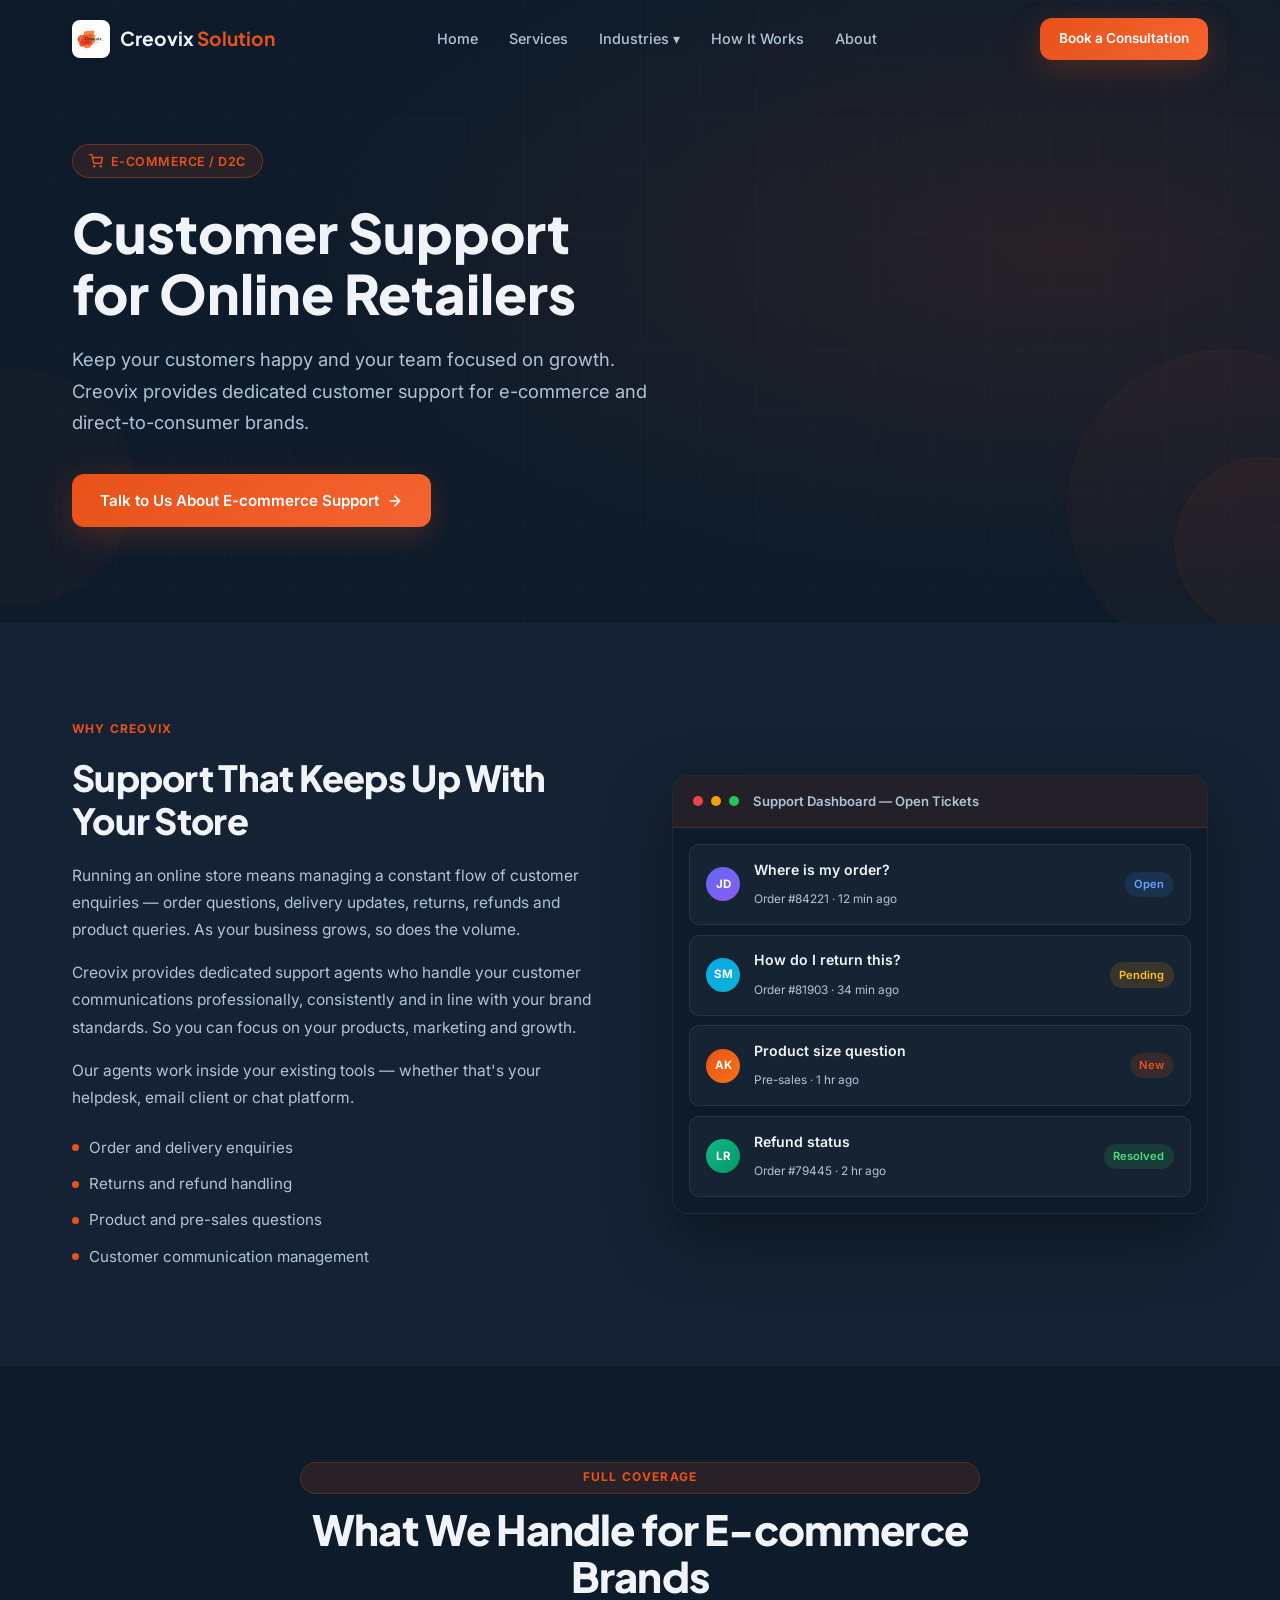
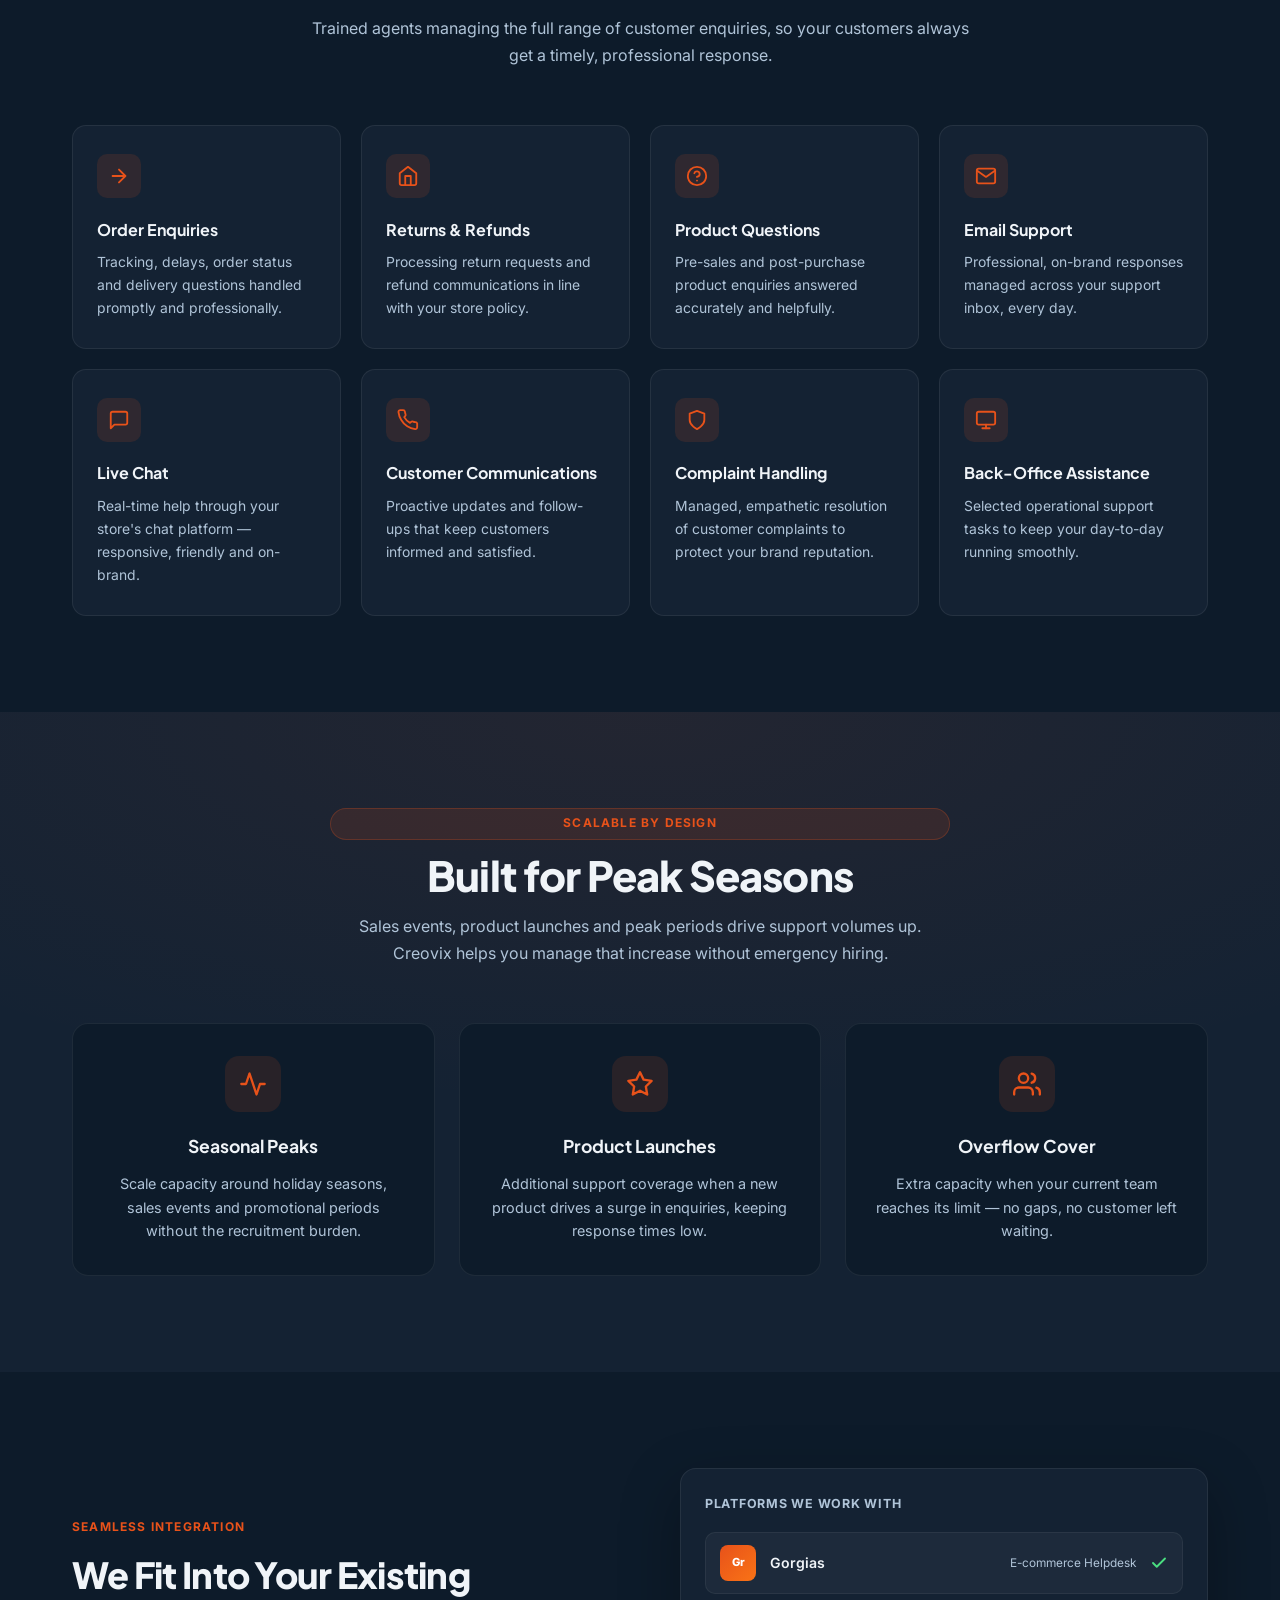
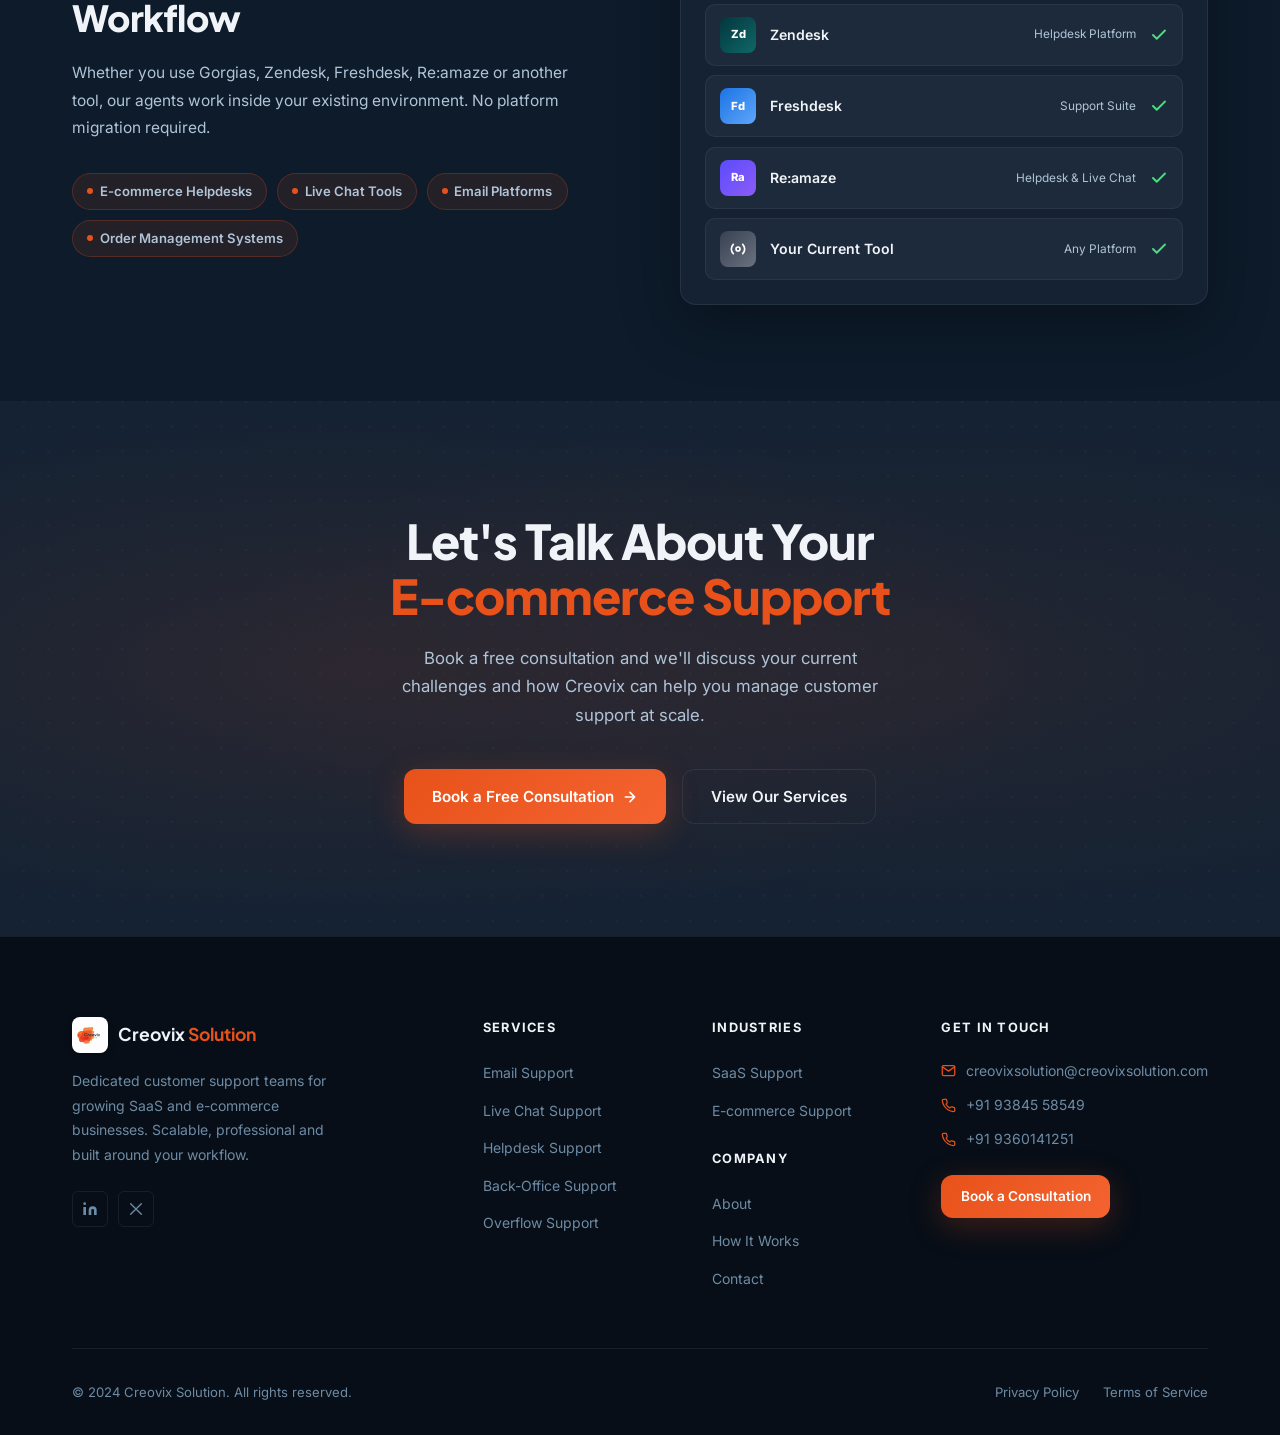
<file: ecommerce-support.html>
<!DOCTYPE html>
<html lang="en">
<head>
  <meta charset="UTF-8" />
  <meta name="viewport" content="width=device-width, initial-scale=1.0" />
  <title>E-commerce Customer Support | Creovix Solution</title>
  <meta name="description" content="Dedicated customer support for e-commerce and direct-to-consumer brands. Creovix provides professional agents to handle orders, returns, refunds and more." />
  <!-- Open Graph -->
  <meta property="og:title" content="E-commerce Customer Support | Creovix Solution" />
  <meta property="og:description" content="Keep your customers happy and your team focused on growth. Creovix provides dedicated customer support for online retailers and D2C brands." />
  <meta property="og:type" content="website" />
  <meta property="og:url" content="https://creovixsolution.com/ecommerce-support.html" />
  <meta property="og:image" content="assets/logo.png" />
  <link rel="stylesheet" href="css/styles.css" />
  <style>
    /* ── Hero ── */
    .ec-hero {
      position: relative;
      padding: 9rem 0 6rem;
      overflow: hidden;
      background: var(--color-bg);
    }
    .ec-hero__bg {
      position: absolute;
      inset: 0;
      pointer-events: none;
      z-index: 0;
    }
    .ec-hero__content {
      position: relative;
      z-index: 1;
      max-width: 760px;
    }
    .ec-hero__badge {
      display: inline-flex;
      align-items: center;
      gap: 0.5rem;
      background: rgba(232,82,26,0.12);
      border: 1px solid rgba(232,82,26,0.35);
      border-radius: 999px;
      padding: 0.35rem 1rem;
      font-size: 0.78rem;
      font-weight: 600;
      color: var(--color-accent);
      letter-spacing: 0.04em;
      text-transform: uppercase;
      margin-bottom: 1.5rem;
    }
    .ec-hero__badge svg { flex-shrink: 0; }
    .ec-hero__heading {
      font-family: 'Plus Jakarta Sans', sans-serif;
      font-size: clamp(2.2rem, 5vw, 3.4rem);
      font-weight: 800;
      line-height: 1.12;
      color: var(--color-text);
      margin-bottom: 1.25rem;
    }
    .ec-hero__lead {
      font-size: 1.15rem;
      color: var(--color-text-muted);
      max-width: 600px;
      line-height: 1.7;
      margin-bottom: 2.25rem;
    }

    /* ── Key Message ── */
    .ec-message {
      padding: 6rem 0;
      background: var(--color-surface);
    }
    .ec-message__grid {
      display: grid;
      grid-template-columns: 1fr 1fr;
      gap: 4rem;
      align-items: center;
    }
    @media (max-width: 900px) {
      .ec-message__grid { grid-template-columns: 1fr; gap: 2.5rem; }
    }
    .ec-message__label {
      font-size: 0.75rem;
      font-weight: 700;
      letter-spacing: 0.1em;
      text-transform: uppercase;
      color: var(--color-accent);
      margin-bottom: 1rem;
    }
    .ec-message__heading {
      font-family: 'Plus Jakarta Sans', sans-serif;
      font-size: clamp(1.6rem, 3vw, 2.25rem);
      font-weight: 800;
      color: var(--color-text);
      line-height: 1.2;
      margin-bottom: 1.25rem;
    }
    .ec-message__body {
      color: var(--color-text-muted);
      line-height: 1.75;
      margin-bottom: 1rem;
      font-size: 0.97rem;
    }
    .ec-message__list {
      list-style: none;
      padding: 0;
      margin: 1.5rem 0 0;
      display: flex;
      flex-direction: column;
      gap: 0.65rem;
    }
    .ec-message__list li {
      display: flex;
      align-items: center;
      gap: 0.65rem;
      color: var(--color-text-muted);
      font-size: 0.95rem;
    }
    .ec-message__list li::before {
      content: '';
      display: inline-block;
      width: 7px;
      height: 7px;
      border-radius: 50%;
      background: var(--color-accent);
      flex-shrink: 0;
    }

    /* Dashboard Panel */
    .ec-dashboard {
      background: var(--color-bg);
      border: 1px solid rgba(255,255,255,0.07);
      border-radius: 16px;
      overflow: hidden;
      box-shadow: 0 24px 64px rgba(0,0,0,0.35);
    }
    .ec-dashboard__header {
      background: rgba(232,82,26,0.1);
      border-bottom: 1px solid rgba(232,82,26,0.2);
      padding: 0.9rem 1.25rem;
      display: flex;
      align-items: center;
      gap: 0.5rem;
    }
    .ec-dashboard__dot {
      width: 10px; height: 10px;
      border-radius: 50%;
    }
    .ec-dashboard__title {
      font-size: 0.82rem;
      font-weight: 600;
      color: var(--color-text-muted);
      margin-left: 0.4rem;
    }
    .ec-dashboard__body {
      padding: 1rem;
      display: flex;
      flex-direction: column;
      gap: 0.6rem;
    }
    .ec-ticket {
      background: rgba(255,255,255,0.04);
      border: 1px solid rgba(255,255,255,0.07);
      border-radius: 10px;
      padding: 0.8rem 1rem;
      display: flex;
      align-items: center;
      gap: 0.85rem;
      transition: background 0.2s;
    }
    .ec-ticket:hover { background: rgba(255,255,255,0.07); }
    .ec-ticket__avatar {
      width: 34px; height: 34px;
      border-radius: 50%;
      display: flex;
      align-items: center;
      justify-content: center;
      font-size: 0.72rem;
      font-weight: 700;
      flex-shrink: 0;
      color: #fff;
    }
    .ec-ticket__info { flex: 1; }
    .ec-ticket__subject {
      font-size: 0.88rem;
      font-weight: 600;
      color: var(--color-text);
      display: block;
      margin-bottom: 0.15rem;
    }
    .ec-ticket__meta {
      font-size: 0.74rem;
      color: var(--color-text-muted);
    }
    .ec-ticket__badge {
      font-size: 0.7rem;
      font-weight: 600;
      padding: 0.2rem 0.6rem;
      border-radius: 999px;
      flex-shrink: 0;
    }
    .badge--open { background: rgba(59,130,246,0.15); color: #60a5fa; }
    .badge--pending { background: rgba(245,158,11,0.15); color: #fbbf24; }
    .badge--resolved { background: rgba(34,197,94,0.15); color: #4ade80; }
    .badge--new { background: rgba(232,82,26,0.15); color: #E8521A; }

    /* ── Support Areas Grid ── */
    .ec-areas {
      padding: 6rem 0;
      background: var(--color-bg);
    }
    .ec-areas__header {
      text-align: center;
      max-width: 680px;
      margin: 0 auto 3.5rem;
    }
    .ec-areas__grid {
      display: grid;
      grid-template-columns: repeat(4, 1fr);
      gap: 1.25rem;
    }
    @media (max-width: 1024px) { .ec-areas__grid { grid-template-columns: repeat(2, 1fr); } }
    @media (max-width: 560px) { .ec-areas__grid { grid-template-columns: 1fr; } }
    .ec-area-card {
      background: var(--color-surface);
      border: 1px solid rgba(255,255,255,0.07);
      border-radius: 14px;
      padding: 1.75rem 1.5rem;
      transition: border-color 0.25s, transform 0.25s, box-shadow 0.25s;
    }
    .ec-area-card:hover {
      border-color: rgba(232,82,26,0.4);
      transform: translateY(-4px);
      box-shadow: 0 16px 40px rgba(232,82,26,0.08);
    }
    .ec-area-card__icon {
      width: 44px; height: 44px;
      border-radius: 10px;
      background: rgba(232,82,26,0.12);
      display: flex;
      align-items: center;
      justify-content: center;
      margin-bottom: 1.1rem;
      color: var(--color-accent);
    }
    .ec-area-card__title {
      font-family: 'Plus Jakarta Sans', sans-serif;
      font-size: 1rem;
      font-weight: 700;
      color: var(--color-text);
      margin-bottom: 0.5rem;
    }
    .ec-area-card__desc {
      font-size: 0.87rem;
      color: var(--color-text-muted);
      line-height: 1.65;
    }

    /* ── Peak Seasons ── */
    .ec-peak {
      padding: 6rem 0;
      background: var(--color-surface);
      position: relative;
      overflow: hidden;
    }
    .ec-peak__bg {
      position: absolute;
      inset: 0;
      pointer-events: none;
    }
    .ec-peak__content { position: relative; z-index: 1; }
    .ec-peak__header {
      text-align: center;
      max-width: 620px;
      margin: 0 auto 3.5rem;
    }
    .ec-peak__grid {
      display: grid;
      grid-template-columns: repeat(3, 1fr);
      gap: 1.5rem;
    }
    @media (max-width: 768px) { .ec-peak__grid { grid-template-columns: 1fr; } }
    .ec-peak-card {
      background: var(--color-bg);
      border: 1px solid rgba(255,255,255,0.07);
      border-radius: 16px;
      padding: 2rem 1.75rem;
      text-align: center;
      transition: border-color 0.25s, transform 0.25s;
    }
    .ec-peak-card:hover {
      border-color: rgba(232,82,26,0.35);
      transform: translateY(-4px);
    }
    .ec-peak-card__icon {
      width: 56px; height: 56px;
      border-radius: 14px;
      background: rgba(232,82,26,0.12);
      display: flex;
      align-items: center;
      justify-content: center;
      margin: 0 auto 1.25rem;
      color: var(--color-accent);
    }
    .ec-peak-card__title {
      font-family: 'Plus Jakarta Sans', sans-serif;
      font-size: 1.1rem;
      font-weight: 700;
      color: var(--color-text);
      margin-bottom: 0.6rem;
    }
    .ec-peak-card__desc {
      font-size: 0.9rem;
      color: var(--color-text-muted);
      line-height: 1.65;
    }

    /* ── Workflow Fit ── */
    .ec-workflow {
      padding: 6rem 0;
      background: var(--color-bg);
    }
    .ec-workflow__inner {
      display: grid;
      grid-template-columns: 1fr 1fr;
      gap: 5rem;
      align-items: center;
    }
    @media (max-width: 900px) {
      .ec-workflow__inner { grid-template-columns: 1fr; gap: 2.5rem; }
    }
    .ec-workflow__label {
      font-size: 0.75rem;
      font-weight: 700;
      letter-spacing: 0.1em;
      text-transform: uppercase;
      color: var(--color-accent);
      margin-bottom: 1rem;
    }
    .ec-workflow__heading {
      font-family: 'Plus Jakarta Sans', sans-serif;
      font-size: clamp(1.6rem, 3vw, 2.25rem);
      font-weight: 800;
      color: var(--color-text);
      line-height: 1.2;
      margin-bottom: 1.25rem;
    }
    .ec-workflow__body {
      color: var(--color-text-muted);
      line-height: 1.75;
      font-size: 0.97rem;
      margin-bottom: 2rem;
    }
    .ec-chips {
      display: flex;
      flex-wrap: wrap;
      gap: 0.6rem;
    }
    .ec-chip {
      display: inline-flex;
      align-items: center;
      gap: 0.4rem;
      background: rgba(232,82,26,0.1);
      border: 1px solid rgba(232,82,26,0.25);
      border-radius: 999px;
      padding: 0.4rem 0.9rem;
      font-size: 0.82rem;
      font-weight: 600;
      color: var(--color-text-muted);
    }
    .ec-chip::before {
      content: '';
      width: 6px; height: 6px;
      border-radius: 50%;
      background: var(--color-accent);
      flex-shrink: 0;
    }

    /* Workflow visual panel */
    .ec-workflow__visual {
      position: relative;
    }
    .ec-workflow-panel {
      background: var(--color-surface);
      border: 1px solid rgba(255,255,255,0.07);
      border-radius: 16px;
      padding: 1.5rem;
      box-shadow: 0 20px 60px rgba(0,0,0,0.3);
    }
    .ec-workflow-panel__title {
      font-size: 0.78rem;
      font-weight: 700;
      letter-spacing: 0.06em;
      text-transform: uppercase;
      color: var(--color-text-muted);
      margin-bottom: 1.1rem;
    }
    .ec-tool-row {
      display: flex;
      align-items: center;
      gap: 0.85rem;
      padding: 0.75rem 0.9rem;
      border-radius: 10px;
      background: rgba(255,255,255,0.04);
      border: 1px solid rgba(255,255,255,0.06);
      margin-bottom: 0.6rem;
    }
    .ec-tool-row:last-child { margin-bottom: 0; }
    .ec-tool-row__icon {
      width: 36px; height: 36px;
      border-radius: 8px;
      display: flex;
      align-items: center;
      justify-content: center;
      font-size: 0.7rem;
      font-weight: 800;
      color: #fff;
      flex-shrink: 0;
    }
    .ec-tool-row__name {
      font-size: 0.88rem;
      font-weight: 600;
      color: var(--color-text);
      flex: 1;
    }
    .ec-tool-row__type {
      font-size: 0.74rem;
      color: var(--color-text-muted);
    }
    .ec-tool-row__check {
      color: #4ade80;
      flex-shrink: 0;
    }

    /* ── Page CTA ── */
    .ec-cta {
      padding: 7rem 0;
      background: var(--color-surface);
      text-align: center;
      position: relative;
      overflow: hidden;
    }
    .ec-cta__bg {
      position: absolute;
      inset: 0;
      pointer-events: none;
    }
    .ec-cta__content { position: relative; z-index: 1; }
    .ec-cta__heading {
      font-family: 'Plus Jakarta Sans', sans-serif;
      font-size: clamp(1.9rem, 4vw, 3rem);
      font-weight: 800;
      color: var(--color-text);
      max-width: 640px;
      margin: 0 auto 1.25rem;
      line-height: 1.15;
    }
    .ec-cta__heading span { color: var(--color-accent); }
    .ec-cta__body {
      font-size: 1.05rem;
      color: var(--color-text-muted);
      max-width: 520px;
      margin: 0 auto 2.5rem;
      line-height: 1.7;
    }
    .ec-cta__buttons {
      display: flex;
      gap: 1rem;
      justify-content: center;
      flex-wrap: wrap;
    }

    /* Section label / heading shared helpers */
    .section-label {
      font-size: 0.75rem;
      font-weight: 700;
      letter-spacing: 0.1em;
      text-transform: uppercase;
      color: var(--color-accent);
      display: block;
      margin-bottom: 0.75rem;
    }
    .section-heading {
      font-family: 'Plus Jakarta Sans', sans-serif;
      font-size: clamp(1.75rem, 3.5vw, 2.6rem);
      font-weight: 800;
      color: var(--color-text);
      line-height: 1.15;
      margin-bottom: 0.85rem;
    }
    .section-sub {
      font-size: 1rem;
      color: var(--color-text-muted);
      line-height: 1.7;
    }
  </style>
</head>
<body>

<!-- ════════════════════════════════════════
     NAVIGATION
════════════════════════════════════════ -->
<nav class="nav" id="nav">
  <div class="container">
    <div class="nav__inner">
      <a href="index.html" class="nav__logo">
        <img src="assets/logo.png" alt="Creovix Solution">
        <span class="nav__logo-text">Creovix <span>Solution</span></span>
      </a>
      <ul class="nav__links">
        <li><a href="index.html" class="nav__link">Home</a></li>
        <li class="nav__item">
          <a href="services.html" class="nav__link">Services</a>
        </li>
        <li class="nav__item">
          <a href="#" class="nav__link">Industries ▾</a>
          <div class="nav__dropdown">
            <a href="saas-support.html" class="nav__dropdown-link">SaaS Support</a>
            <a href="ecommerce-support.html" class="nav__dropdown-link">E-commerce Support</a>
          </div>
        </li>
        <li><a href="how-it-works.html" class="nav__link">How It Works</a></li>
        <li><a href="about.html" class="nav__link">About</a></li>
      </ul>
      <div class="nav__cta">
        <a href="contact.html" class="btn btn-primary btn-sm">Book a Consultation</a>
      </div>
      <button class="nav__hamburger" aria-label="Menu">
        <span></span><span></span><span></span>
      </button>
    </div>
  </div>
</nav>
<div class="nav__mobile">
  <button class="nav__mobile-close">✕</button>
  <a href="index.html" class="nav__mobile-link">Home</a>
  <a href="services.html" class="nav__mobile-link">Services</a>
  <a href="saas-support.html" class="nav__mobile-link">SaaS Support</a>
  <a href="ecommerce-support.html" class="nav__mobile-link">E-commerce Support</a>
  <a href="how-it-works.html" class="nav__mobile-link">How It Works</a>
  <a href="about.html" class="nav__mobile-link">About</a>
  <a href="contact.html" class="nav__mobile-link btn btn-primary" style="margin-top:1rem;">Book a Consultation</a>
</div>

<!-- ════════════════════════════════════════
     HERO
════════════════════════════════════════ -->
<section class="ec-hero">
  <!-- Background SVG decoration -->
  <div class="ec-hero__bg" aria-hidden="true">
    <svg width="100%" height="100%" viewBox="0 0 1440 640" preserveAspectRatio="xMidYMid slice" xmlns="http://www.w3.org/2000/svg">
      <!-- Grid lines -->
      <defs>
        <pattern id="heroGrid" x="0" y="0" width="60" height="60" patternUnits="userSpaceOnUse">
          <path d="M 60 0 L 0 0 0 60" fill="none" stroke="rgba(255,255,255,0.03)" stroke-width="1"/>
        </pattern>
        <radialGradient id="heroGlow" cx="80%" cy="40%" r="55%">
          <stop offset="0%" stop-color="rgba(232,82,26,0.12)"/>
          <stop offset="100%" stop-color="rgba(232,82,26,0)"/>
        </radialGradient>
      </defs>
      <rect width="1440" height="640" fill="url(#heroGrid)"/>
      <rect width="1440" height="640" fill="url(#heroGlow)"/>
      <!-- Decorative cart outline -->
      <g transform="translate(880, 80)" opacity="0.06" stroke="#E8521A" stroke-width="1.5" fill="none">
        <rect x="0" y="0" width="380" height="280" rx="20" stroke="rgba(232,82,26,0.2)" fill="rgba(232,82,26,0.03)"/>
        <!-- Floating package shapes -->
        <rect x="30" y="30" width="80" height="80" rx="8" stroke="rgba(232,82,26,0.4)"/>
        <rect x="130" y="30" width="80" height="80" rx="8" stroke="rgba(232,82,26,0.3)"/>
        <rect x="230" y="30" width="80" height="80" rx="8" stroke="rgba(232,82,26,0.4)"/>
        <rect x="30" y="130" width="185" height="40" rx="6" stroke="rgba(232,82,26,0.3)"/>
        <rect x="30" y="185" width="120" height="40" rx="6" stroke="rgba(232,82,26,0.25)"/>
      </g>
      <!-- Floating circles -->
      <circle cx="1320" cy="520" r="160" fill="rgba(232,82,26,0.04)" stroke="rgba(232,82,26,0.06)" stroke-width="1"/>
      <circle cx="1360" cy="560" r="90" fill="rgba(232,82,26,0.05)" stroke="rgba(232,82,26,0.08)" stroke-width="1"/>
      <circle cx="80" cy="500" r="120" fill="rgba(232,82,26,0.03)" stroke="rgba(232,82,26,0.05)" stroke-width="1"/>
    </svg>
  </div>

  <div class="container">
    <div class="ec-hero__content animate-fade-up">
      <div class="ec-hero__badge">
        <svg width="14" height="14" viewBox="0 0 24 24" fill="none" stroke="currentColor" stroke-width="2.5" stroke-linecap="round" stroke-linejoin="round">
          <circle cx="9" cy="21" r="1"/><circle cx="20" cy="21" r="1"/>
          <path d="M1 1h4l2.68 13.39a2 2 0 0 0 2 1.61h9.72a2 2 0 0 0 2-1.61L23 6H6"/>
        </svg>
        E-commerce / D2C
      </div>
      <h1 class="ec-hero__heading">
        Customer Support<br>for Online Retailers
      </h1>
      <p class="ec-hero__lead">
        Keep your customers happy and your team focused on growth. Creovix provides dedicated customer support for e-commerce and direct-to-consumer brands.
      </p>
      <a href="contact.html" class="btn btn-primary">
        Talk to Us About E-commerce Support
        <svg width="16" height="16" viewBox="0 0 24 24" fill="none" stroke="currentColor" stroke-width="2.5" stroke-linecap="round" stroke-linejoin="round"><path d="M5 12h14M12 5l7 7-7 7"/></svg>
      </a>
    </div>
  </div>
</section>

<!-- ════════════════════════════════════════
     KEY MESSAGE — TWO-COLUMN
════════════════════════════════════════ -->
<section class="ec-message">
  <div class="container">
    <div class="ec-message__grid">

      <!-- Left: Copy -->
      <div class="animate-fade-up">
        <p class="ec-message__label">Why Creovix</p>
        <h2 class="ec-message__heading">Support That Keeps Up With Your Store</h2>
        <p class="ec-message__body">
          Running an online store means managing a constant flow of customer enquiries — order questions, delivery updates, returns, refunds and product queries. As your business grows, so does the volume.
        </p>
        <p class="ec-message__body">
          Creovix provides dedicated support agents who handle your customer communications professionally, consistently and in line with your brand standards. So you can focus on your products, marketing and growth.
        </p>
        <p class="ec-message__body">
          Our agents work inside your existing tools — whether that's your helpdesk, email client or chat platform.
        </p>
        <ul class="ec-message__list">
          <li>Order and delivery enquiries</li>
          <li>Returns and refund handling</li>
          <li>Product and pre-sales questions</li>
          <li>Customer communication management</li>
        </ul>
      </div>

      <!-- Right: Faux Dashboard -->
      <div class="animate-fade-up">
        <div class="ec-dashboard">
          <div class="ec-dashboard__header">
            <div class="ec-dashboard__dot" style="background:#ef4444;"></div>
            <div class="ec-dashboard__dot" style="background:#f59e0b;"></div>
            <div class="ec-dashboard__dot" style="background:#22c55e;"></div>
            <span class="ec-dashboard__title">Support Dashboard — Open Tickets</span>
          </div>
          <div class="ec-dashboard__body">

            <!-- Ticket 1 -->
            <div class="ec-ticket">
              <div class="ec-ticket__avatar" style="background: linear-gradient(135deg,#6366f1,#8b5cf6);">JD</div>
              <div class="ec-ticket__info">
                <span class="ec-ticket__subject">Where is my order?</span>
                <span class="ec-ticket__meta">Order #84221 · 12 min ago</span>
              </div>
              <span class="ec-ticket__badge badge--open">Open</span>
            </div>

            <!-- Ticket 2 -->
            <div class="ec-ticket">
              <div class="ec-ticket__avatar" style="background: linear-gradient(135deg,#0ea5e9,#06b6d4);">SM</div>
              <div class="ec-ticket__info">
                <span class="ec-ticket__subject">How do I return this?</span>
                <span class="ec-ticket__meta">Order #81903 · 34 min ago</span>
              </div>
              <span class="ec-ticket__badge badge--pending">Pending</span>
            </div>

            <!-- Ticket 3 -->
            <div class="ec-ticket">
              <div class="ec-ticket__avatar" style="background: linear-gradient(135deg,#E8521A,#f97316);">AK</div>
              <div class="ec-ticket__info">
                <span class="ec-ticket__subject">Product size question</span>
                <span class="ec-ticket__meta">Pre-sales · 1 hr ago</span>
              </div>
              <span class="ec-ticket__badge badge--new">New</span>
            </div>

            <!-- Ticket 4 -->
            <div class="ec-ticket">
              <div class="ec-ticket__avatar" style="background: linear-gradient(135deg,#10b981,#059669);">LR</div>
              <div class="ec-ticket__info">
                <span class="ec-ticket__subject">Refund status</span>
                <span class="ec-ticket__meta">Order #79445 · 2 hr ago</span>
              </div>
              <span class="ec-ticket__badge badge--resolved">Resolved</span>
            </div>

          </div>
        </div>
      </div>

    </div>
  </div>
</section>

<!-- ════════════════════════════════════════
     SUPPORT AREAS GRID
════════════════════════════════════════ -->
<section class="ec-areas">
  <div class="container">
    <div class="ec-areas__header animate-fade-up">
      <span class="section-label">Full Coverage</span>
      <h2 class="section-heading">What We Handle for E-commerce Brands</h2>
      <p class="section-sub">Trained agents managing the full range of customer enquiries, so your customers always get a timely, professional response.</p>
    </div>

    <div class="ec-areas__grid">

      <!-- 1 -->
      <div class="ec-area-card animate-fade-up">
        <div class="ec-area-card__icon">
          <svg width="22" height="22" viewBox="0 0 24 24" fill="none" stroke="currentColor" stroke-width="2" stroke-linecap="round" stroke-linejoin="round">
            <path d="M5 12h14M12 5l7 7-7 7"/>
          </svg>
        </div>
        <p class="ec-area-card__title">Order Enquiries</p>
        <p class="ec-area-card__desc">Tracking, delays, order status and delivery questions handled promptly and professionally.</p>
      </div>

      <!-- 2 -->
      <div class="ec-area-card animate-fade-up">
        <div class="ec-area-card__icon">
          <svg width="22" height="22" viewBox="0 0 24 24" fill="none" stroke="currentColor" stroke-width="2" stroke-linecap="round" stroke-linejoin="round">
            <path d="M3 9l9-7 9 7v11a2 2 0 0 1-2 2H5a2 2 0 0 1-2-2z"/><polyline points="9 22 9 12 15 12 15 22"/>
          </svg>
        </div>
        <p class="ec-area-card__title">Returns &amp; Refunds</p>
        <p class="ec-area-card__desc">Processing return requests and refund communications in line with your store policy.</p>
      </div>

      <!-- 3 -->
      <div class="ec-area-card animate-fade-up">
        <div class="ec-area-card__icon">
          <svg width="22" height="22" viewBox="0 0 24 24" fill="none" stroke="currentColor" stroke-width="2" stroke-linecap="round" stroke-linejoin="round">
            <circle cx="12" cy="12" r="10"/><path d="M9.09 9a3 3 0 0 1 5.83 1c0 2-3 3-3 3"/><line x1="12" y1="17" x2="12.01" y2="17"/>
          </svg>
        </div>
        <p class="ec-area-card__title">Product Questions</p>
        <p class="ec-area-card__desc">Pre-sales and post-purchase product enquiries answered accurately and helpfully.</p>
      </div>

      <!-- 4 -->
      <div class="ec-area-card animate-fade-up">
        <div class="ec-area-card__icon">
          <svg width="22" height="22" viewBox="0 0 24 24" fill="none" stroke="currentColor" stroke-width="2" stroke-linecap="round" stroke-linejoin="round">
            <path d="M4 4h16c1.1 0 2 .9 2 2v12c0 1.1-.9 2-2 2H4c-1.1 0-2-.9-2-2V6c0-1.1.9-2 2-2z"/><polyline points="22,6 12,13 2,6"/>
          </svg>
        </div>
        <p class="ec-area-card__title">Email Support</p>
        <p class="ec-area-card__desc">Professional, on-brand responses managed across your support inbox, every day.</p>
      </div>

      <!-- 5 -->
      <div class="ec-area-card animate-fade-up">
        <div class="ec-area-card__icon">
          <svg width="22" height="22" viewBox="0 0 24 24" fill="none" stroke="currentColor" stroke-width="2" stroke-linecap="round" stroke-linejoin="round">
            <path d="M21 15a2 2 0 0 1-2 2H7l-4 4V5a2 2 0 0 1 2-2h14a2 2 0 0 1 2 2z"/>
          </svg>
        </div>
        <p class="ec-area-card__title">Live Chat</p>
        <p class="ec-area-card__desc">Real-time help through your store's chat platform — responsive, friendly and on-brand.</p>
      </div>

      <!-- 6 -->
      <div class="ec-area-card animate-fade-up">
        <div class="ec-area-card__icon">
          <svg width="22" height="22" viewBox="0 0 24 24" fill="none" stroke="currentColor" stroke-width="2" stroke-linecap="round" stroke-linejoin="round">
            <path d="M22 16.92v3a2 2 0 0 1-2.18 2 19.79 19.79 0 0 1-8.63-3.07A19.5 19.5 0 0 1 4.69 12 19.79 19.79 0 0 1 1.61 3.4 2 2 0 0 1 3.61 1.22h3a2 2 0 0 1 2 1.72c.127.96.361 1.903.7 2.81a2 2 0 0 1-.45 2.11L7.91 8.82a16 16 0 0 0 6.29 6.29l1.17-.97a2 2 0 0 1 2.11-.45c.907.339 1.85.573 2.81.7A2 2 0 0 1 22 16.92z"/>
          </svg>
        </div>
        <p class="ec-area-card__title">Customer Communications</p>
        <p class="ec-area-card__desc">Proactive updates and follow-ups that keep customers informed and satisfied.</p>
      </div>

      <!-- 7 -->
      <div class="ec-area-card animate-fade-up">
        <div class="ec-area-card__icon">
          <svg width="22" height="22" viewBox="0 0 24 24" fill="none" stroke="currentColor" stroke-width="2" stroke-linecap="round" stroke-linejoin="round">
            <path d="M12 22s8-4 8-10V5l-8-3-8 3v7c0 6 8 10 8 10z"/>
          </svg>
        </div>
        <p class="ec-area-card__title">Complaint Handling</p>
        <p class="ec-area-card__desc">Managed, empathetic resolution of customer complaints to protect your brand reputation.</p>
      </div>

      <!-- 8 -->
      <div class="ec-area-card animate-fade-up">
        <div class="ec-area-card__icon">
          <svg width="22" height="22" viewBox="0 0 24 24" fill="none" stroke="currentColor" stroke-width="2" stroke-linecap="round" stroke-linejoin="round">
            <rect x="2" y="3" width="20" height="14" rx="2" ry="2"/><line x1="8" y1="21" x2="16" y2="21"/><line x1="12" y1="17" x2="12" y2="21"/>
          </svg>
        </div>
        <p class="ec-area-card__title">Back-Office Assistance</p>
        <p class="ec-area-card__desc">Selected operational support tasks to keep your day-to-day running smoothly.</p>
      </div>

    </div>
  </div>
</section>

<!-- ════════════════════════════════════════
     PEAK SEASONS
════════════════════════════════════════ -->
<section class="ec-peak">
  <!-- Subtle BG -->
  <div class="ec-peak__bg" aria-hidden="true">
    <svg width="100%" height="100%" viewBox="0 0 1440 560" preserveAspectRatio="xMidYMid slice" xmlns="http://www.w3.org/2000/svg">
      <defs>
        <radialGradient id="peakGrad" cx="50%" cy="0%" r="60%">
          <stop offset="0%" stop-color="rgba(232,82,26,0.07)"/>
          <stop offset="100%" stop-color="rgba(232,82,26,0)"/>
        </radialGradient>
      </defs>
      <rect width="1440" height="560" fill="url(#peakGrad)"/>
    </svg>
  </div>

  <div class="container ec-peak__content">
    <div class="ec-peak__header animate-fade-up">
      <span class="section-label">Scalable by Design</span>
      <h2 class="section-heading">Built for Peak Seasons</h2>
      <p class="section-sub">Sales events, product launches and peak periods drive support volumes up. Creovix helps you manage that increase without emergency hiring.</p>
    </div>

    <div class="ec-peak__grid">

      <div class="ec-peak-card animate-fade-up">
        <div class="ec-peak-card__icon">
          <svg width="28" height="28" viewBox="0 0 24 24" fill="none" stroke="currentColor" stroke-width="2" stroke-linecap="round" stroke-linejoin="round">
            <polyline points="22 12 18 12 15 21 9 3 6 12 2 12"/>
          </svg>
        </div>
        <p class="ec-peak-card__title">Seasonal Peaks</p>
        <p class="ec-peak-card__desc">Scale capacity around holiday seasons, sales events and promotional periods without the recruitment burden.</p>
      </div>

      <div class="ec-peak-card animate-fade-up">
        <div class="ec-peak-card__icon">
          <svg width="28" height="28" viewBox="0 0 24 24" fill="none" stroke="currentColor" stroke-width="2" stroke-linecap="round" stroke-linejoin="round">
            <polygon points="12 2 15.09 8.26 22 9.27 17 14.14 18.18 21.02 12 17.77 5.82 21.02 7 14.14 2 9.27 8.91 8.26 12 2"/>
          </svg>
        </div>
        <p class="ec-peak-card__title">Product Launches</p>
        <p class="ec-peak-card__desc">Additional support coverage when a new product drives a surge in enquiries, keeping response times low.</p>
      </div>

      <div class="ec-peak-card animate-fade-up">
        <div class="ec-peak-card__icon">
          <svg width="28" height="28" viewBox="0 0 24 24" fill="none" stroke="currentColor" stroke-width="2" stroke-linecap="round" stroke-linejoin="round">
            <path d="M17 21v-2a4 4 0 0 0-4-4H5a4 4 0 0 0-4 4v2"/><circle cx="9" cy="7" r="4"/>
            <path d="M23 21v-2a4 4 0 0 0-3-3.87"/><path d="M16 3.13a4 4 0 0 1 0 7.75"/>
          </svg>
        </div>
        <p class="ec-peak-card__title">Overflow Cover</p>
        <p class="ec-peak-card__desc">Extra capacity when your current team reaches its limit — no gaps, no customer left waiting.</p>
      </div>

    </div>
  </div>
</section>

<!-- ════════════════════════════════════════
     HOW WE FIT IN
════════════════════════════════════════ -->
<section class="ec-workflow">
  <div class="container">
    <div class="ec-workflow__inner">

      <!-- Left copy -->
      <div class="animate-fade-up">
        <p class="ec-workflow__label">Seamless Integration</p>
        <h2 class="ec-workflow__heading">We Fit Into Your Existing Workflow</h2>
        <p class="ec-workflow__body">
          Whether you use Gorgias, Zendesk, Freshdesk, Re:amaze or another tool, our agents work inside your existing environment. No platform migration required.
        </p>
        <div class="ec-chips">
          <span class="ec-chip">E-commerce Helpdesks</span>
          <span class="ec-chip">Live Chat Tools</span>
          <span class="ec-chip">Email Platforms</span>
          <span class="ec-chip">Order Management Systems</span>
        </div>
      </div>

      <!-- Right panel -->
      <div class="ec-workflow__visual animate-fade-up">
        <div class="ec-workflow-panel">
          <p class="ec-workflow-panel__title">Platforms We Work With</p>

          <div class="ec-tool-row">
            <div class="ec-tool-row__icon" style="background: linear-gradient(135deg, #E8521A, #f97316);">Gr</div>
            <span class="ec-tool-row__name">Gorgias</span>
            <span class="ec-tool-row__type">E-commerce Helpdesk</span>
            <svg class="ec-tool-row__check" width="18" height="18" viewBox="0 0 24 24" fill="none" stroke="currentColor" stroke-width="2.5" stroke-linecap="round" stroke-linejoin="round"><polyline points="20 6 9 17 4 12"/></svg>
          </div>

          <div class="ec-tool-row">
            <div class="ec-tool-row__icon" style="background: linear-gradient(135deg, #03363d, #0f6868);">Zd</div>
            <span class="ec-tool-row__name">Zendesk</span>
            <span class="ec-tool-row__type">Helpdesk Platform</span>
            <svg class="ec-tool-row__check" width="18" height="18" viewBox="0 0 24 24" fill="none" stroke="currentColor" stroke-width="2.5" stroke-linecap="round" stroke-linejoin="round"><polyline points="20 6 9 17 4 12"/></svg>
          </div>

          <div class="ec-tool-row">
            <div class="ec-tool-row__icon" style="background: linear-gradient(135deg, #1b74e4, #5fa5fa);">Fd</div>
            <span class="ec-tool-row__name">Freshdesk</span>
            <span class="ec-tool-row__type">Support Suite</span>
            <svg class="ec-tool-row__check" width="18" height="18" viewBox="0 0 24 24" fill="none" stroke="currentColor" stroke-width="2.5" stroke-linecap="round" stroke-linejoin="round"><polyline points="20 6 9 17 4 12"/></svg>
          </div>

          <div class="ec-tool-row">
            <div class="ec-tool-row__icon" style="background: linear-gradient(135deg, #5c4bff, #8b5cf6);">Ra</div>
            <span class="ec-tool-row__name">Re:amaze</span>
            <span class="ec-tool-row__type">Helpdesk &amp; Live Chat</span>
            <svg class="ec-tool-row__check" width="18" height="18" viewBox="0 0 24 24" fill="none" stroke="currentColor" stroke-width="2.5" stroke-linecap="round" stroke-linejoin="round"><polyline points="20 6 9 17 4 12"/></svg>
          </div>

          <div class="ec-tool-row">
            <div class="ec-tool-row__icon" style="background: linear-gradient(135deg, #374151, #6b7280);">
              <svg width="16" height="16" viewBox="0 0 24 24" fill="none" stroke="white" stroke-width="2.5" stroke-linecap="round" stroke-linejoin="round"><circle cx="12" cy="12" r="3"/><path d="M19.07 4.93a10 10 0 0 1 0 14.14M4.93 19.07a10 10 0 0 1 0-14.14"/></svg>
            </div>
            <span class="ec-tool-row__name">Your Current Tool</span>
            <span class="ec-tool-row__type">Any Platform</span>
            <svg class="ec-tool-row__check" width="18" height="18" viewBox="0 0 24 24" fill="none" stroke="currentColor" stroke-width="2.5" stroke-linecap="round" stroke-linejoin="round"><polyline points="20 6 9 17 4 12"/></svg>
          </div>

        </div>
      </div>

    </div>
  </div>
</section>

<!-- ════════════════════════════════════════
     FINAL CTA
════════════════════════════════════════ -->
<section class="ec-cta">
  <div class="ec-cta__bg" aria-hidden="true">
    <svg width="100%" height="100%" viewBox="0 0 1440 520" preserveAspectRatio="xMidYMid slice" xmlns="http://www.w3.org/2000/svg">
      <defs>
        <radialGradient id="ctaGlow1" cx="30%" cy="50%" r="50%">
          <stop offset="0%" stop-color="rgba(232,82,26,0.1)"/>
          <stop offset="100%" stop-color="rgba(232,82,26,0)"/>
        </radialGradient>
        <radialGradient id="ctaGlow2" cx="70%" cy="50%" r="50%">
          <stop offset="0%" stop-color="rgba(232,82,26,0.07)"/>
          <stop offset="100%" stop-color="rgba(232,82,26,0)"/>
        </radialGradient>
        <pattern id="ctaDots" x="0" y="0" width="24" height="24" patternUnits="userSpaceOnUse">
          <circle cx="1" cy="1" r="1" fill="rgba(255,255,255,0.04)"/>
        </pattern>
      </defs>
      <rect width="1440" height="520" fill="url(#ctaDots)"/>
      <rect width="1440" height="520" fill="url(#ctaGlow1)"/>
      <rect width="1440" height="520" fill="url(#ctaGlow2)"/>
    </svg>
  </div>

  <div class="container ec-cta__content animate-fade-up">
    <h2 class="ec-cta__heading">
      Let's Talk About Your<br><span>E-commerce Support</span>
    </h2>
    <p class="ec-cta__body">
      Book a free consultation and we'll discuss your current challenges and how Creovix can help you manage customer support at scale.
    </p>
    <div class="ec-cta__buttons">
      <a href="contact.html" class="btn btn-primary">
        Book a Free Consultation
        <svg width="16" height="16" viewBox="0 0 24 24" fill="none" stroke="currentColor" stroke-width="2.5" stroke-linecap="round" stroke-linejoin="round"><path d="M5 12h14M12 5l7 7-7 7"/></svg>
      </a>
      <a href="services.html" class="btn btn-secondary">View Our Services</a>
    </div>
  </div>
</section>

<!-- ════════════════════════════════════════
     FOOTER
════════════════════════════════════════ -->
<footer class="footer">
  <div class="container">
    <div class="footer__top">
      <div class="footer__brand">
        <div class="footer__brand-logo">
          <img src="assets/logo.png" alt="Creovix Solution">
          <span class="footer__brand-name">Creovix <span>Solution</span></span>
        </div>
        <p>Dedicated customer support teams for growing SaaS and e-commerce businesses. Scalable, professional and built around your workflow.</p>
        <div class="footer__socials">
          <a href="#" class="footer__social" aria-label="LinkedIn">
            <svg width="16" height="16" viewBox="0 0 24 24" fill="currentColor"><path d="M16 8a6 6 0 0 1 6 6v7h-4v-7a2 2 0 0 0-2-2 2 2 0 0 0-2 2v7h-4v-7a6 6 0 0 1 6-6zM2 9h4v12H2z"/><circle cx="4" cy="4" r="2"/></svg>
          </a>
          <a href="#" class="footer__social" aria-label="Twitter/X">
            <svg width="16" height="16" viewBox="0 0 24 24" fill="currentColor"><path d="M4 4l16 16M20 4L4 20" stroke="currentColor" stroke-width="2" stroke-linecap="round" fill="none"/></svg>
          </a>
        </div>
      </div>
      <div>
        <p class="footer__col-title">Services</p>
        <ul class="footer__links">
          <li><a href="services.html" class="footer__link">Email Support</a></li>
          <li><a href="services.html" class="footer__link">Live Chat Support</a></li>
          <li><a href="services.html" class="footer__link">Helpdesk Support</a></li>
          <li><a href="services.html" class="footer__link">Back-Office Support</a></li>
          <li><a href="services.html" class="footer__link">Overflow Support</a></li>
        </ul>
      </div>
      <div>
        <p class="footer__col-title">Industries</p>
        <ul class="footer__links">
          <li><a href="saas-support.html" class="footer__link">SaaS Support</a></li>
          <li><a href="ecommerce-support.html" class="footer__link">E-commerce Support</a></li>
        </ul>
        <p class="footer__col-title" style="margin-top:1.5rem;">Company</p>
        <ul class="footer__links">
          <li><a href="about.html" class="footer__link">About</a></li>
          <li><a href="how-it-works.html" class="footer__link">How It Works</a></li>
          <li><a href="contact.html" class="footer__link">Contact</a></li>
        </ul>
      </div>
      <div>
        <p class="footer__col-title">Get in Touch</p>
        <div class="footer__contact-item">
          <svg width="15" height="15" viewBox="0 0 24 24" fill="none" stroke="currentColor" stroke-width="2" stroke-linecap="round" stroke-linejoin="round"><path d="M4 4h16c1.1 0 2 .9 2 2v12c0 1.1-.9 2-2 2H4c-1.1 0-2-.9-2-2V6c0-1.1.9-2 2-2z"/><polyline points="22,6 12,13 2,6"/></svg>
          <a href="mailto:creovixsolution@creovixsolution.com">creovixsolution@creovixsolution.com</a>
        </div>
        <div class="footer__contact-item">
          <svg width="15" height="15" viewBox="0 0 24 24" fill="none" stroke="currentColor" stroke-width="2" stroke-linecap="round" stroke-linejoin="round"><path d="M22 16.92v3a2 2 0 0 1-2.18 2 19.79 19.79 0 0 1-8.63-3.07 19.5 19.5 0 0 1-6-6 19.79 19.79 0 0 1-3.07-8.67A2 2 0 0 1 4.11 2h3a2 2 0 0 1 2 1.72 12.84 12.84 0 0 0 .7 2.81 2 2 0 0 1-.45 2.11L8.09 9.91a16 16 0 0 0 6 6l1.27-1.27a2 2 0 0 1 2.11-.45 12.84 12.84 0 0 0 2.81.7A2 2 0 0 1 22 16.92z"/></svg>
          <a href="tel:+919384558549">+91 93845 58549</a>
        </div>
        <div class="footer__contact-item">
          <svg width="15" height="15" viewBox="0 0 24 24" fill="none" stroke="currentColor" stroke-width="2" stroke-linecap="round" stroke-linejoin="round"><path d="M22 16.92v3a2 2 0 0 1-2.18 2 19.79 19.79 0 0 1-8.63-3.07 19.5 19.5 0 0 1-6-6 19.79 19.79 0 0 1-3.07-8.67A2 2 0 0 1 4.11 2h3a2 2 0 0 1 2 1.72 12.84 12.84 0 0 0 .7 2.81 2 2 0 0 1-.45 2.11L8.09 9.91a16 16 0 0 0 6 6l1.27-1.27a2 2 0 0 1 2.11-.45 12.84 12.84 0 0 0 2.81.7A2 2 0 0 1 22 16.92z"/></svg>
          <a href="tel:+919360141251">+91 9360141251</a>
        </div>
        <div style="margin-top:1.5rem;">
          <a href="contact.html" class="btn btn-primary btn-sm">Book a Consultation</a>
        </div>
      </div>
    </div>
    <div class="footer__bottom">
      <p class="footer__copy">© 2024 Creovix Solution. All rights reserved.</p>
      <div class="footer__legal">
        <a href="#">Privacy Policy</a>
        <a href="#">Terms of Service</a>
      </div>
    </div>
  </div>
</footer>
<script src="js/main.js"></script>
</body>
</html>
</file>
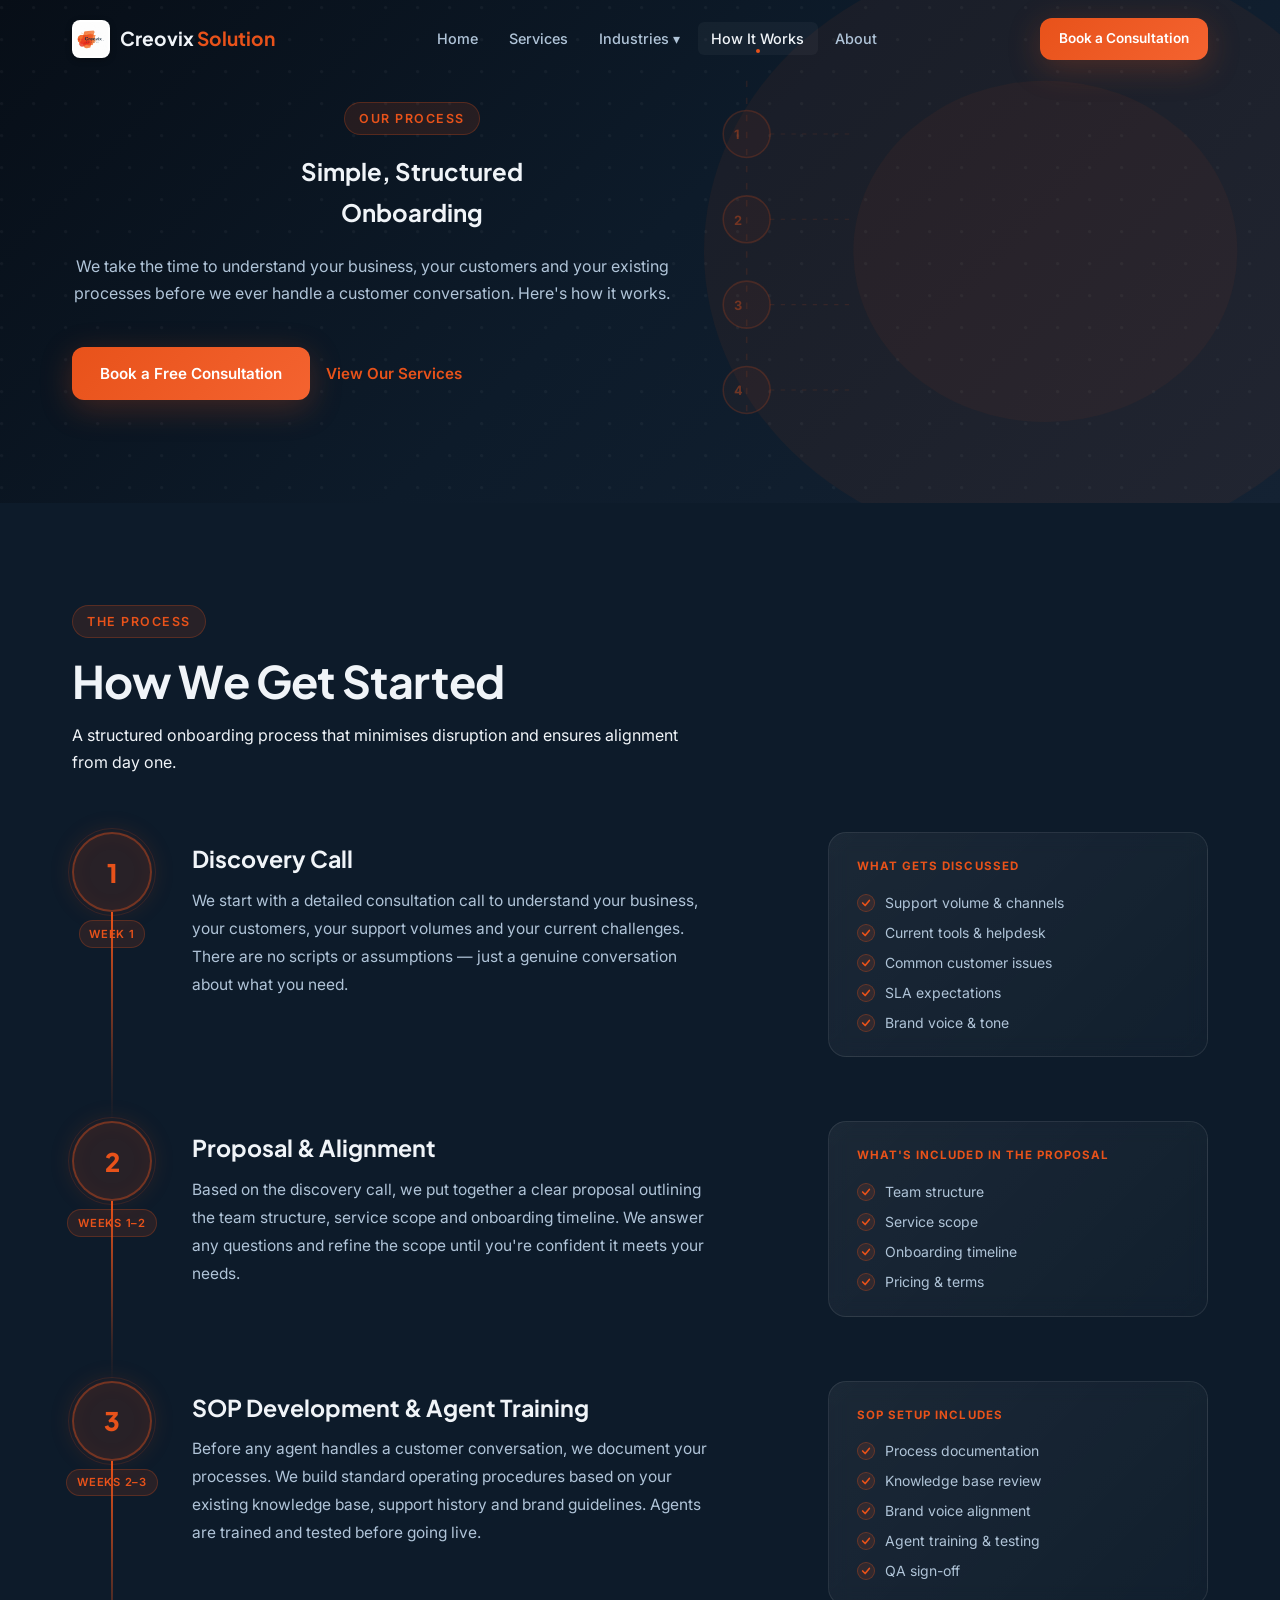
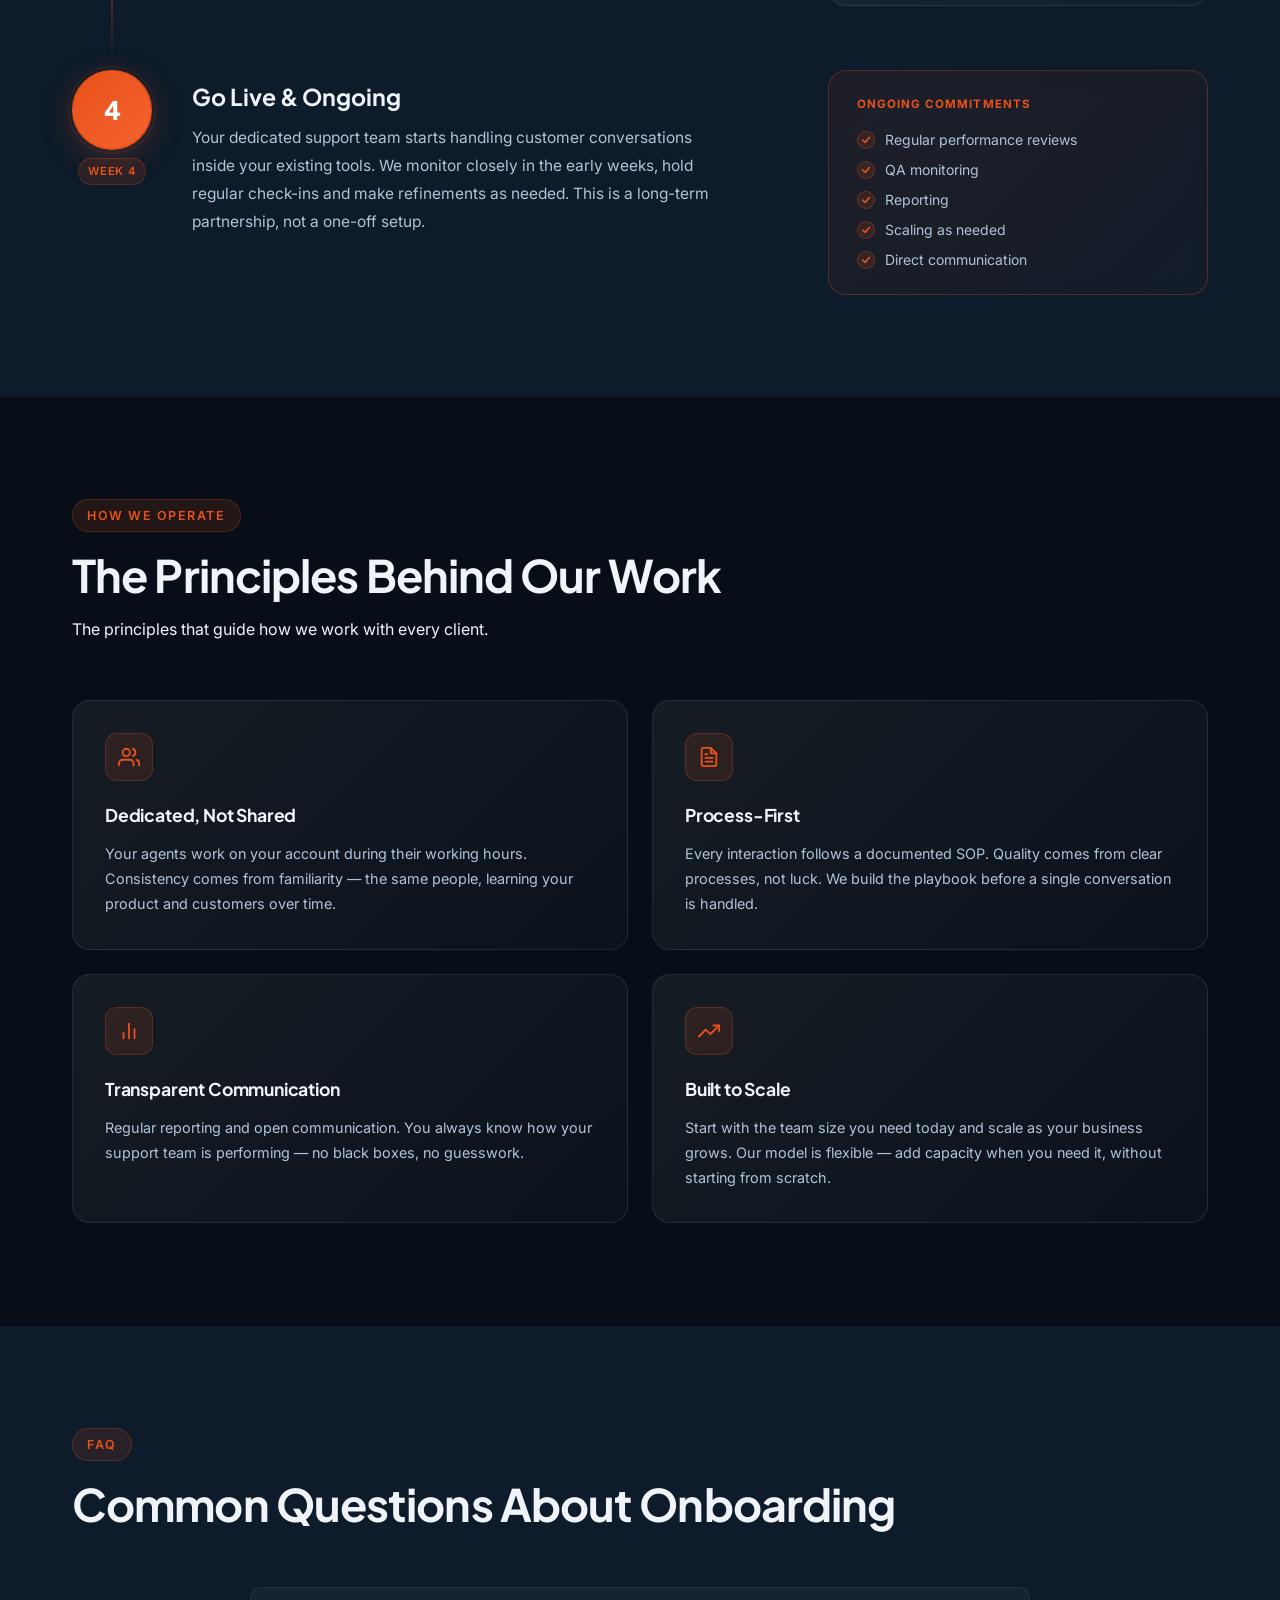
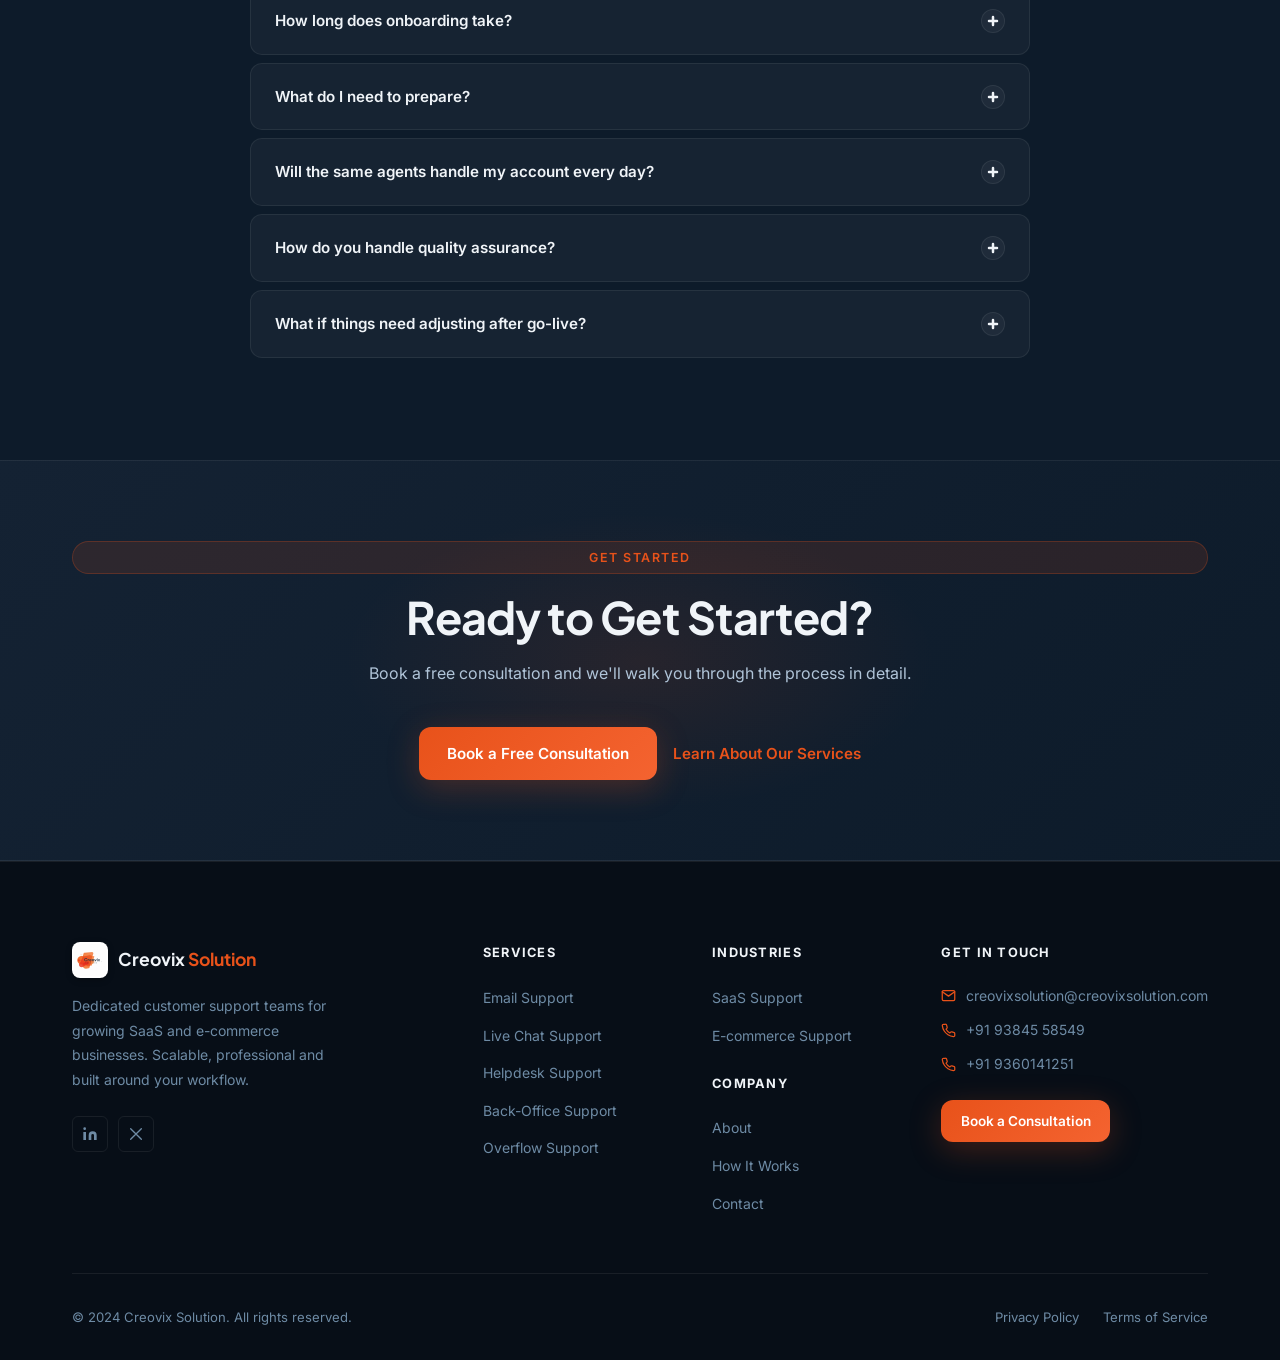
<file: how-it-works.html>
<!DOCTYPE html>
<html lang="en">
<head>
  <meta charset="UTF-8" />
  <meta name="viewport" content="width=device-width, initial-scale=1.0" />
  <title>How It Works | Creovix Solution — Our Onboarding Process</title>
  <meta name="description" content="Learn how Creovix Solution onboards new clients in 4 structured steps — from discovery call to go-live — with minimal disruption and full alignment from day one." />

  <!-- Open Graph -->
  <meta property="og:type" content="website" />
  <meta property="og:url" content="https://creovixsolution.com/how-it-works.html" />
  <meta property="og:title" content="How It Works | Creovix Solution" />
  <meta property="og:description" content="Our structured 4-step onboarding process ensures your dedicated support team is trained, aligned and ready before handling a single customer conversation." />
  <meta property="og:image" content="assets/logo.png" />

  <link rel="icon" href="assets/logo.png" type="image/png" />
  <link rel="stylesheet" href="css/styles.css" />

  <style>
    /* ── Page-specific enhancements ── */

    /* Hero geometric decoration */
    .hiw-hero { position: relative; overflow: hidden; }
    .hiw-hero__bg-art {
      position: absolute; inset: 0; pointer-events: none; z-index: 0;
    }

    /* ── Enhanced step layout ── */
    .steps-enhanced { display: flex; flex-direction: column; gap: 0; }

    .step-enhanced {
      display: grid;
      grid-template-columns: 80px 1fr 380px;
      gap: 2rem 2.5rem;
      position: relative;
      padding-bottom: 4rem;
      align-items: start;
    }

    /* Connector line */
    .step-enhanced:not(:last-child)::before {
      content: '';
      position: absolute;
      left: 39px;
      top: 80px;
      bottom: 0;
      width: 2px;
      background: linear-gradient(to bottom, var(--accent) 0%, rgba(232,82,26,0.15) 80%, transparent 100%);
    }

    /* Number column */
    .step-enhanced__num-col { display: flex; flex-direction: column; align-items: center; gap: 0.5rem; }

    .step-enhanced__circle {
      width: 80px; height: 80px;
      border-radius: 50%;
      background: var(--accent-subtle);
      border: 2px solid rgba(232,82,26,0.4);
      display: flex; align-items: center; justify-content: center;
      font-family: var(--font-display);
      font-size: 1.6rem;
      font-weight: 800;
      color: var(--accent);
      flex-shrink: 0;
      position: relative;
      box-shadow: 0 0 24px rgba(232,82,26,0.15), inset 0 0 20px rgba(232,82,26,0.05);
    }

    .step-enhanced__circle::after {
      content: '';
      position: absolute; inset: -6px;
      border-radius: 50%;
      border: 1px solid rgba(232,82,26,0.15);
    }

    /* Timeline badge on number col */
    .step-enhanced__week {
      font-size: 0.7rem;
      font-weight: 600;
      letter-spacing: 0.07em;
      text-transform: uppercase;
      color: var(--accent);
      background: var(--accent-subtle);
      border: 1px solid rgba(232,82,26,0.25);
      border-radius: var(--radius-full);
      padding: 0.2rem 0.6rem;
      white-space: nowrap;
    }

    /* Body text column */
    .step-enhanced__body { padding-top: 0.75rem; }
    .step-enhanced__title {
      font-family: var(--font-display);
      font-size: 1.45rem;
      font-weight: 700;
      color: var(--text-primary);
      margin-bottom: 0.85rem;
      line-height: 1.25;
    }
    .step-enhanced__desc {
      font-size: 0.97rem;
      color: var(--text-secondary);
      line-height: 1.8;
      max-width: 520px;
    }

    /* Panel */
    .step-enhanced__panel {
      background: var(--grad-card);
      border: 1px solid var(--glass-border);
      border-radius: var(--radius-lg);
      padding: 1.5rem 1.75rem;
      backdrop-filter: blur(10px);
    }
    .step-enhanced__panel-title {
      font-size: 0.72rem;
      font-weight: 700;
      letter-spacing: 0.09em;
      text-transform: uppercase;
      color: var(--accent);
      margin-bottom: 1rem;
    }
    .step-enhanced__checklist {
      list-style: none; padding: 0; margin: 0;
      display: flex; flex-direction: column; gap: 0.65rem;
    }
    .step-enhanced__checklist li {
      display: flex; align-items: center; gap: 0.65rem;
      font-size: 0.875rem;
      color: var(--text-secondary);
      line-height: 1.4;
    }
    .step-enhanced__checklist li .check-icon {
      width: 18px; height: 18px;
      border-radius: 50%;
      background: var(--accent-subtle);
      border: 1px solid rgba(232,82,26,0.3);
      display: flex; align-items: center; justify-content: center;
      flex-shrink: 0;
    }
    .step-enhanced__checklist li .check-icon svg { color: var(--accent); }

    /* Responsive steps */
    @media (max-width: 900px) {
      .step-enhanced {
        grid-template-columns: 60px 1fr;
        grid-template-rows: auto auto;
      }
      .step-enhanced__panel { grid-column: 1 / -1; }
      .step-enhanced:not(:last-child)::before { left: 29px; }
      .step-enhanced__circle { width: 60px; height: 60px; font-size: 1.2rem; }
    }
    @media (max-width: 600px) {
      .step-enhanced { grid-template-columns: 1fr; padding-bottom: 3rem; }
      .step-enhanced__num-col { flex-direction: row; justify-content: flex-start; }
      .step-enhanced:not(:last-child)::before { display: none; }
    }

    /* ── Principles 2×2 grid ── */
    .principles-grid {
      display: grid;
      grid-template-columns: repeat(2, 1fr);
      gap: 1.5rem;
    }
    @media (max-width: 700px) { .principles-grid { grid-template-columns: 1fr; } }

    .principle-card {
      background: var(--grad-card);
      border: 1px solid var(--glass-border);
      border-radius: var(--radius-lg);
      padding: 2rem;
      transition: border-color var(--duration) var(--ease), box-shadow var(--duration) var(--ease);
      position: relative;
      overflow: hidden;
    }
    .principle-card::before {
      content: '';
      position: absolute;
      top: 0; left: 0; right: 0;
      height: 2px;
      background: var(--grad-accent);
      opacity: 0;
      transition: opacity var(--duration) var(--ease);
    }
    .principle-card:hover {
      border-color: var(--border-hover);
      box-shadow: var(--shadow-md);
    }
    .principle-card:hover::before { opacity: 1; }

    .principle-card__icon {
      width: 48px; height: 48px;
      border-radius: var(--radius-md);
      background: var(--accent-subtle);
      border: 1px solid rgba(232,82,26,0.25);
      display: flex; align-items: center; justify-content: center;
      margin-bottom: 1.25rem;
      color: var(--accent);
    }
    .principle-card h3 {
      font-family: var(--font-display);
      font-size: 1.1rem;
      font-weight: 700;
      color: var(--text-primary);
      margin-bottom: 0.65rem;
    }
    .principle-card p {
      font-size: 0.9rem;
      color: var(--text-secondary);
      line-height: 1.75;
    }

    /* ── Hero visual ── */
    .hiw-hero-visual {
      display: flex; align-items: center; justify-content: center;
      height: 100%; min-height: 260px;
    }
  </style>
</head>
<body>

  <!-- ═══════════════════════════════════════
       NAVIGATION
  ═══════════════════════════════════════ -->
  <nav class="nav" id="nav">
    <div class="container">
      <div class="nav__inner">
        <a href="index.html" class="nav__logo">
          <img src="assets/logo.png" alt="Creovix Solution">
          <span class="nav__logo-text">Creovix <span>Solution</span></span>
        </a>
        <ul class="nav__links">
          <li><a href="index.html" class="nav__link">Home</a></li>
          <li class="nav__item">
            <a href="services.html" class="nav__link">Services</a>
          </li>
          <li class="nav__item">
            <a href="#" class="nav__link">Industries ▾</a>
            <div class="nav__dropdown">
              <a href="saas-support.html" class="nav__dropdown-link">SaaS Support</a>
              <a href="ecommerce-support.html" class="nav__dropdown-link">E-commerce Support</a>
            </div>
          </li>
          <li><a href="how-it-works.html" class="nav__link">How It Works</a></li>
          <li><a href="about.html" class="nav__link">About</a></li>
        </ul>
        <div class="nav__cta">
          <a href="contact.html" class="btn btn-primary btn-sm">Book a Consultation</a>
        </div>
        <button class="nav__hamburger" aria-label="Menu">
          <span></span><span></span><span></span>
        </button>
      </div>
    </div>
  </nav>
  <div class="nav__mobile">
    <button class="nav__mobile-close">✕</button>
    <a href="index.html" class="nav__mobile-link">Home</a>
    <a href="services.html" class="nav__mobile-link">Services</a>
    <a href="saas-support.html" class="nav__mobile-link">SaaS Support</a>
    <a href="ecommerce-support.html" class="nav__mobile-link">E-commerce Support</a>
    <a href="how-it-works.html" class="nav__mobile-link">How It Works</a>
    <a href="about.html" class="nav__mobile-link">About</a>
    <a href="contact.html" class="nav__mobile-link btn btn-primary" style="margin-top:1rem;">Book a Consultation</a>
  </div>

  <main>

    <!-- ═══════════════════════════════════════
         HERO
    ═══════════════════════════════════════ -->
    <section class="hiw-hero page-hero" style="background: var(--grad-hero); padding: var(--section-py) 0; position:relative; overflow:hidden;">

      <!-- Background art -->
      <div class="hiw-hero__bg-art" aria-hidden="true">
        <svg width="100%" height="100%" viewBox="0 0 1200 520" preserveAspectRatio="xMidYMid slice" fill="none" xmlns="http://www.w3.org/2000/svg">
          <!-- Dot grid -->
          <defs>
            <pattern id="dots" x="0" y="0" width="30" height="30" patternUnits="userSpaceOnUse">
              <circle cx="1.5" cy="1.5" r="1.5" fill="rgba(255,255,255,0.04)"/>
            </pattern>
          </defs>
          <rect width="1200" height="520" fill="url(#dots)"/>
          <!-- Glowing orb -->
          <ellipse cx="980" cy="260" rx="320" ry="280" fill="rgba(232,82,26,0.06)"/>
          <ellipse cx="980" cy="260" rx="180" ry="160" fill="rgba(232,82,26,0.05)"/>
          <!-- Process flow line art -->
          <line x1="700" y1="100" x2="700" y2="420" stroke="rgba(232,82,26,0.12)" stroke-width="1.5" stroke-dasharray="6 10"/>
          <circle cx="700" cy="150" r="22" stroke="rgba(232,82,26,0.2)" stroke-width="1.5" fill="rgba(232,82,26,0.05)"/>
          <circle cx="700" cy="230" r="22" stroke="rgba(232,82,26,0.2)" stroke-width="1.5" fill="rgba(232,82,26,0.05)"/>
          <circle cx="700" cy="310" r="22" stroke="rgba(232,82,26,0.2)" stroke-width="1.5" fill="rgba(232,82,26,0.05)"/>
          <circle cx="700" cy="390" r="22" stroke="rgba(232,82,26,0.2)" stroke-width="1.5" fill="rgba(232,82,26,0.05)"/>
          <text x="688" y="155" fill="rgba(232,82,26,0.4)" font-family="Inter" font-weight="700" font-size="12">1</text>
          <text x="688" y="235" fill="rgba(232,82,26,0.4)" font-family="Inter" font-weight="700" font-size="12">2</text>
          <text x="688" y="315" fill="rgba(232,82,26,0.4)" font-family="Inter" font-weight="700" font-size="12">3</text>
          <text x="688" y="395" fill="rgba(232,82,26,0.4)" font-family="Inter" font-weight="700" font-size="12">4</text>
          <!-- Connector lines right -->
          <line x1="722" y1="150" x2="800" y2="150" stroke="rgba(232,82,26,0.12)" stroke-width="1" stroke-dasharray="4 6"/>
          <line x1="722" y1="230" x2="800" y2="230" stroke="rgba(232,82,26,0.12)" stroke-width="1" stroke-dasharray="4 6"/>
          <line x1="722" y1="310" x2="800" y2="310" stroke="rgba(232,82,26,0.12)" stroke-width="1" stroke-dasharray="4 6"/>
          <line x1="722" y1="390" x2="800" y2="390" stroke="rgba(232,82,26,0.12)" stroke-width="1" stroke-dasharray="4 6"/>
        </svg>
      </div>

      <div class="container" style="position:relative; z-index:1;">
        <div style="max-width: 680px;">
          <div class="section-label animate-fade-up">Our Process</div>
          <h1 class="animate-fade-up" style="margin-bottom:1.25rem;">Simple, Structured<br>Onboarding</h1>
          <p class="lead animate-fade-up" style="color:var(--text-secondary); max-width: 600px;">
            We take the time to understand your business, your customers and your existing processes before we ever handle a customer conversation. Here's how it works.
          </p>
          <div class="animate-fade-up" style="margin-top:2.5rem; display:flex; gap:1rem; flex-wrap:wrap;">
            <a href="contact.html" class="btn btn-primary">Book a Free Consultation</a>
            <a href="services.html" class="btn btn-ghost">View Our Services</a>
          </div>
        </div>
      </div>
    </section>

    <!-- ═══════════════════════════════════════
         PROCESS TIMELINE
    ═══════════════════════════════════════ -->
    <section class="section" style="background: var(--navy-900);">
      <div class="container">

        <div class="section-header animate-fade-up">
          <div class="section-label">The Process</div>
          <h2>How We Get Started</h2>
          <p>A structured onboarding process that minimises disruption and ensures alignment from day one.</p>
        </div>

        <div class="steps-enhanced">

          <!-- ── STEP 1 ── -->
          <div class="step-enhanced animate-fade-up">
            <div class="step-enhanced__num-col">
              <div class="step-enhanced__circle">1</div>
              <span class="step-enhanced__week">Week 1</span>
            </div>

            <div class="step-enhanced__body">
              <div class="step-enhanced__title">Discovery Call</div>
              <p class="step-enhanced__desc">
                We start with a detailed consultation call to understand your business, your customers, your support volumes and your current challenges. There are no scripts or assumptions — just a genuine conversation about what you need.
              </p>
            </div>

            <div class="step-enhanced__panel">
              <div class="step-enhanced__panel-title">What gets discussed</div>
              <ul class="step-enhanced__checklist">
                <li>
                  <span class="check-icon">
                    <svg width="10" height="10" viewBox="0 0 12 12" fill="none"><polyline points="2,6 5,9 10,3" stroke="currentColor" stroke-width="2" stroke-linecap="round" stroke-linejoin="round"/></svg>
                  </span>
                  Support volume &amp; channels
                </li>
                <li>
                  <span class="check-icon">
                    <svg width="10" height="10" viewBox="0 0 12 12" fill="none"><polyline points="2,6 5,9 10,3" stroke="currentColor" stroke-width="2" stroke-linecap="round" stroke-linejoin="round"/></svg>
                  </span>
                  Current tools &amp; helpdesk
                </li>
                <li>
                  <span class="check-icon">
                    <svg width="10" height="10" viewBox="0 0 12 12" fill="none"><polyline points="2,6 5,9 10,3" stroke="currentColor" stroke-width="2" stroke-linecap="round" stroke-linejoin="round"/></svg>
                  </span>
                  Common customer issues
                </li>
                <li>
                  <span class="check-icon">
                    <svg width="10" height="10" viewBox="0 0 12 12" fill="none"><polyline points="2,6 5,9 10,3" stroke="currentColor" stroke-width="2" stroke-linecap="round" stroke-linejoin="round"/></svg>
                  </span>
                  SLA expectations
                </li>
                <li>
                  <span class="check-icon">
                    <svg width="10" height="10" viewBox="0 0 12 12" fill="none"><polyline points="2,6 5,9 10,3" stroke="currentColor" stroke-width="2" stroke-linecap="round" stroke-linejoin="round"/></svg>
                  </span>
                  Brand voice &amp; tone
                </li>
              </ul>
            </div>
          </div>

          <!-- ── STEP 2 ── -->
          <div class="step-enhanced animate-fade-up">
            <div class="step-enhanced__num-col">
              <div class="step-enhanced__circle">2</div>
              <span class="step-enhanced__week">Weeks 1–2</span>
            </div>

            <div class="step-enhanced__body">
              <div class="step-enhanced__title">Proposal &amp; Alignment</div>
              <p class="step-enhanced__desc">
                Based on the discovery call, we put together a clear proposal outlining the team structure, service scope and onboarding timeline. We answer any questions and refine the scope until you're confident it meets your needs.
              </p>
            </div>

            <div class="step-enhanced__panel">
              <div class="step-enhanced__panel-title">What's included in the proposal</div>
              <ul class="step-enhanced__checklist">
                <li>
                  <span class="check-icon">
                    <svg width="10" height="10" viewBox="0 0 12 12" fill="none"><polyline points="2,6 5,9 10,3" stroke="currentColor" stroke-width="2" stroke-linecap="round" stroke-linejoin="round"/></svg>
                  </span>
                  Team structure
                </li>
                <li>
                  <span class="check-icon">
                    <svg width="10" height="10" viewBox="0 0 12 12" fill="none"><polyline points="2,6 5,9 10,3" stroke="currentColor" stroke-width="2" stroke-linecap="round" stroke-linejoin="round"/></svg>
                  </span>
                  Service scope
                </li>
                <li>
                  <span class="check-icon">
                    <svg width="10" height="10" viewBox="0 0 12 12" fill="none"><polyline points="2,6 5,9 10,3" stroke="currentColor" stroke-width="2" stroke-linecap="round" stroke-linejoin="round"/></svg>
                  </span>
                  Onboarding timeline
                </li>
                <li>
                  <span class="check-icon">
                    <svg width="10" height="10" viewBox="0 0 12 12" fill="none"><polyline points="2,6 5,9 10,3" stroke="currentColor" stroke-width="2" stroke-linecap="round" stroke-linejoin="round"/></svg>
                  </span>
                  Pricing &amp; terms
                </li>
              </ul>
            </div>
          </div>

          <!-- ── STEP 3 ── -->
          <div class="step-enhanced animate-fade-up">
            <div class="step-enhanced__num-col">
              <div class="step-enhanced__circle">3</div>
              <span class="step-enhanced__week">Weeks 2–3</span>
            </div>

            <div class="step-enhanced__body">
              <div class="step-enhanced__title">SOP Development &amp; Agent Training</div>
              <p class="step-enhanced__desc">
                Before any agent handles a customer conversation, we document your processes. We build standard operating procedures based on your existing knowledge base, support history and brand guidelines. Agents are trained and tested before going live.
              </p>
            </div>

            <div class="step-enhanced__panel">
              <div class="step-enhanced__panel-title">SOP setup includes</div>
              <ul class="step-enhanced__checklist">
                <li>
                  <span class="check-icon">
                    <svg width="10" height="10" viewBox="0 0 12 12" fill="none"><polyline points="2,6 5,9 10,3" stroke="currentColor" stroke-width="2" stroke-linecap="round" stroke-linejoin="round"/></svg>
                  </span>
                  Process documentation
                </li>
                <li>
                  <span class="check-icon">
                    <svg width="10" height="10" viewBox="0 0 12 12" fill="none"><polyline points="2,6 5,9 10,3" stroke="currentColor" stroke-width="2" stroke-linecap="round" stroke-linejoin="round"/></svg>
                  </span>
                  Knowledge base review
                </li>
                <li>
                  <span class="check-icon">
                    <svg width="10" height="10" viewBox="0 0 12 12" fill="none"><polyline points="2,6 5,9 10,3" stroke="currentColor" stroke-width="2" stroke-linecap="round" stroke-linejoin="round"/></svg>
                  </span>
                  Brand voice alignment
                </li>
                <li>
                  <span class="check-icon">
                    <svg width="10" height="10" viewBox="0 0 12 12" fill="none"><polyline points="2,6 5,9 10,3" stroke="currentColor" stroke-width="2" stroke-linecap="round" stroke-linejoin="round"/></svg>
                  </span>
                  Agent training &amp; testing
                </li>
                <li>
                  <span class="check-icon">
                    <svg width="10" height="10" viewBox="0 0 12 12" fill="none"><polyline points="2,6 5,9 10,3" stroke="currentColor" stroke-width="2" stroke-linecap="round" stroke-linejoin="round"/></svg>
                  </span>
                  QA sign-off
                </li>
              </ul>
            </div>
          </div>

          <!-- ── STEP 4 ── -->
          <div class="step-enhanced animate-fade-up" style="padding-bottom: 0;">
            <div class="step-enhanced__num-col">
              <div class="step-enhanced__circle" style="background: var(--grad-accent); border-color: var(--accent); color: #fff; box-shadow: var(--shadow-accent);">4</div>
              <span class="step-enhanced__week">Week 4</span>
            </div>

            <div class="step-enhanced__body">
              <div class="step-enhanced__title">Go Live &amp; Ongoing</div>
              <p class="step-enhanced__desc">
                Your dedicated support team starts handling customer conversations inside your existing tools. We monitor closely in the early weeks, hold regular check-ins and make refinements as needed. This is a long-term partnership, not a one-off setup.
              </p>
            </div>

            <div class="step-enhanced__panel" style="border-color: rgba(232,82,26,0.3); background: linear-gradient(135deg, rgba(232,82,26,0.08) 0%, rgba(232,82,26,0.03) 100%);">
              <div class="step-enhanced__panel-title">Ongoing commitments</div>
              <ul class="step-enhanced__checklist">
                <li>
                  <span class="check-icon">
                    <svg width="10" height="10" viewBox="0 0 12 12" fill="none"><polyline points="2,6 5,9 10,3" stroke="currentColor" stroke-width="2" stroke-linecap="round" stroke-linejoin="round"/></svg>
                  </span>
                  Regular performance reviews
                </li>
                <li>
                  <span class="check-icon">
                    <svg width="10" height="10" viewBox="0 0 12 12" fill="none"><polyline points="2,6 5,9 10,3" stroke="currentColor" stroke-width="2" stroke-linecap="round" stroke-linejoin="round"/></svg>
                  </span>
                  QA monitoring
                </li>
                <li>
                  <span class="check-icon">
                    <svg width="10" height="10" viewBox="0 0 12 12" fill="none"><polyline points="2,6 5,9 10,3" stroke="currentColor" stroke-width="2" stroke-linecap="round" stroke-linejoin="round"/></svg>
                  </span>
                  Reporting
                </li>
                <li>
                  <span class="check-icon">
                    <svg width="10" height="10" viewBox="0 0 12 12" fill="none"><polyline points="2,6 5,9 10,3" stroke="currentColor" stroke-width="2" stroke-linecap="round" stroke-linejoin="round"/></svg>
                  </span>
                  Scaling as needed
                </li>
                <li>
                  <span class="check-icon">
                    <svg width="10" height="10" viewBox="0 0 12 12" fill="none"><polyline points="2,6 5,9 10,3" stroke="currentColor" stroke-width="2" stroke-linecap="round" stroke-linejoin="round"/></svg>
                  </span>
                  Direct communication
                </li>
              </ul>
            </div>
          </div>

        </div><!-- /steps-enhanced -->
      </div>
    </section>

    <!-- ═══════════════════════════════════════
         PRINCIPLES SECTION
    ═══════════════════════════════════════ -->
    <section class="section" style="background: var(--navy-950);">
      <div class="container">

        <div class="section-header animate-fade-up">
          <div class="section-label">How We Operate</div>
          <h2>The Principles Behind Our Work</h2>
          <p>The principles that guide how we work with every client.</p>
        </div>

        <div class="principles-grid">

          <!-- Card 1 -->
          <div class="principle-card animate-fade-up">
            <div class="principle-card__icon">
              <!-- Users icon -->
              <svg width="22" height="22" viewBox="0 0 24 24" fill="none" stroke="currentColor" stroke-width="2" stroke-linecap="round" stroke-linejoin="round">
                <path d="M17 21v-2a4 4 0 0 0-4-4H5a4 4 0 0 0-4 4v2"/>
                <circle cx="9" cy="7" r="4"/>
                <path d="M23 21v-2a4 4 0 0 0-3-3.87"/>
                <path d="M16 3.13a4 4 0 0 1 0 7.75"/>
              </svg>
            </div>
            <h3>Dedicated, Not Shared</h3>
            <p>Your agents work on your account during their working hours. Consistency comes from familiarity — the same people, learning your product and customers over time.</p>
          </div>

          <!-- Card 2 -->
          <div class="principle-card animate-fade-up">
            <div class="principle-card__icon">
              <!-- File-text icon -->
              <svg width="22" height="22" viewBox="0 0 24 24" fill="none" stroke="currentColor" stroke-width="2" stroke-linecap="round" stroke-linejoin="round">
                <path d="M14 2H6a2 2 0 0 0-2 2v16a2 2 0 0 0 2 2h12a2 2 0 0 0 2-2V8z"/>
                <polyline points="14 2 14 8 20 8"/>
                <line x1="16" y1="13" x2="8" y2="13"/>
                <line x1="16" y1="17" x2="8" y2="17"/>
                <polyline points="10 9 9 9 8 9"/>
              </svg>
            </div>
            <h3>Process-First</h3>
            <p>Every interaction follows a documented SOP. Quality comes from clear processes, not luck. We build the playbook before a single conversation is handled.</p>
          </div>

          <!-- Card 3 -->
          <div class="principle-card animate-fade-up">
            <div class="principle-card__icon">
              <!-- Bar-chart icon -->
              <svg width="22" height="22" viewBox="0 0 24 24" fill="none" stroke="currentColor" stroke-width="2" stroke-linecap="round" stroke-linejoin="round">
                <line x1="18" y1="20" x2="18" y2="10"/>
                <line x1="12" y1="20" x2="12" y2="4"/>
                <line x1="6" y1="20" x2="6" y2="14"/>
              </svg>
            </div>
            <h3>Transparent Communication</h3>
            <p>Regular reporting and open communication. You always know how your support team is performing — no black boxes, no guesswork.</p>
          </div>

          <!-- Card 4 -->
          <div class="principle-card animate-fade-up">
            <div class="principle-card__icon">
              <!-- Trending-up icon -->
              <svg width="22" height="22" viewBox="0 0 24 24" fill="none" stroke="currentColor" stroke-width="2" stroke-linecap="round" stroke-linejoin="round">
                <polyline points="23 6 13.5 15.5 8.5 10.5 1 18"/>
                <polyline points="17 6 23 6 23 12"/>
              </svg>
            </div>
            <h3>Built to Scale</h3>
            <p>Start with the team size you need today and scale as your business grows. Our model is flexible — add capacity when you need it, without starting from scratch.</p>
          </div>

        </div>
      </div>
    </section>

    <!-- ═══════════════════════════════════════
         FAQ SECTION
    ═══════════════════════════════════════ -->
    <section class="section" style="background: var(--navy-900);">
      <div class="container">

        <div class="section-header animate-fade-up">
          <div class="section-label">FAQ</div>
          <h2>Common Questions About Onboarding</h2>
        </div>

        <div class="faq animate-fade-up" style="max-width: 780px; margin: 0 auto;">

          <div class="faq__item">
            <div class="faq__question" role="button" tabindex="0" aria-expanded="false">
              How long does onboarding take?
              <span class="faq__icon" aria-hidden="true">
                <svg width="12" height="12" viewBox="0 0 12 12" fill="none" stroke="currentColor" stroke-width="2.5" stroke-linecap="round"><line x1="6" y1="2" x2="6" y2="10"/><line x1="2" y1="6" x2="10" y2="6"/></svg>
              </span>
            </div>
            <div class="faq__answer" role="region">
              <div class="faq__answer-inner">
                Typically 2–4 weeks depending on the complexity of your processes and the size of your documentation requirements. Simpler setups can be faster.
              </div>
            </div>
          </div>

          <div class="faq__item">
            <div class="faq__question" role="button" tabindex="0" aria-expanded="false">
              What do I need to prepare?
              <span class="faq__icon" aria-hidden="true">
                <svg width="12" height="12" viewBox="0 0 12 12" fill="none" stroke="currentColor" stroke-width="2.5" stroke-linecap="round"><line x1="6" y1="2" x2="6" y2="10"/><line x1="2" y1="6" x2="10" y2="6"/></svg>
              </span>
            </div>
            <div class="faq__answer" role="region">
              <div class="faq__answer-inner">
                Ideally, existing support documentation, FAQs and access to your helpdesk. We can work with whatever you have and help structure what's missing.
              </div>
            </div>
          </div>

          <div class="faq__item">
            <div class="faq__question" role="button" tabindex="0" aria-expanded="false">
              Will the same agents handle my account every day?
              <span class="faq__icon" aria-hidden="true">
                <svg width="12" height="12" viewBox="0 0 12 12" fill="none" stroke="currentColor" stroke-width="2.5" stroke-linecap="round"><line x1="6" y1="2" x2="6" y2="10"/><line x1="2" y1="6" x2="10" y2="6"/></svg>
              </span>
            </div>
            <div class="faq__answer" role="region">
              <div class="faq__answer-inner">
                Yes. We aim for consistency. The same core team handles your account so agents develop familiarity with your product and customers over time.
              </div>
            </div>
          </div>

          <div class="faq__item">
            <div class="faq__question" role="button" tabindex="0" aria-expanded="false">
              How do you handle quality assurance?
              <span class="faq__icon" aria-hidden="true">
                <svg width="12" height="12" viewBox="0 0 12 12" fill="none" stroke="currentColor" stroke-width="2.5" stroke-linecap="round"><line x1="6" y1="2" x2="6" y2="10"/><line x1="2" y1="6" x2="10" y2="6"/></svg>
              </span>
            </div>
            <div class="faq__answer" role="region">
              <div class="faq__answer-inner">
                We conduct regular QA reviews of tickets and conversations, provide reporting and hold periodic review calls to ensure standards are maintained.
              </div>
            </div>
          </div>

          <div class="faq__item">
            <div class="faq__question" role="button" tabindex="0" aria-expanded="false">
              What if things need adjusting after go-live?
              <span class="faq__icon" aria-hidden="true">
                <svg width="12" height="12" viewBox="0 0 12 12" fill="none" stroke="currentColor" stroke-width="2.5" stroke-linecap="round"><line x1="6" y1="2" x2="6" y2="10"/><line x1="2" y1="6" x2="10" y2="6"/></svg>
              </span>
            </div>
            <div class="faq__answer" role="region">
              <div class="faq__answer-inner">
                Refinements are expected and welcome. We hold regular check-ins especially in the first few weeks to make adjustments quickly.
              </div>
            </div>
          </div>

        </div><!-- /faq -->
      </div>
    </section>

    <!-- ═══════════════════════════════════════
         CTA SECTION
    ═══════════════════════════════════════ -->
    <section class="cta-section">
      <div class="cta-section__glow" aria-hidden="true"></div>
      <div class="container">
        <div class="cta-section__inner animate-fade-up">
          <div class="section-label" style="justify-content:center; display:flex;">Get Started</div>
          <h2>Ready to Get Started?</h2>
          <p>Book a free consultation and we'll walk you through the process in detail.</p>
          <div class="cta-section__actions">
            <a href="contact.html" class="btn btn-primary">Book a Free Consultation</a>
            <a href="services.html" class="btn btn-ghost">Learn About Our Services</a>
          </div>
        </div>
      </div>
    </section>

  </main>

  <!-- ═══════════════════════════════════════
       FOOTER
  ═══════════════════════════════════════ -->
  <footer class="footer">
    <div class="container">
      <div class="footer__top">
        <div class="footer__brand">
          <div class="footer__brand-logo">
            <img src="assets/logo.png" alt="Creovix Solution">
            <span class="footer__brand-name">Creovix <span>Solution</span></span>
          </div>
          <p>Dedicated customer support teams for growing SaaS and e-commerce businesses. Scalable, professional and built around your workflow.</p>
          <div class="footer__socials">
            <a href="#" class="footer__social" aria-label="LinkedIn">
              <svg width="16" height="16" viewBox="0 0 24 24" fill="currentColor"><path d="M16 8a6 6 0 0 1 6 6v7h-4v-7a2 2 0 0 0-2-2 2 2 0 0 0-2 2v7h-4v-7a6 6 0 0 1 6-6zM2 9h4v12H2z"/><circle cx="4" cy="4" r="2"/></svg>
            </a>
            <a href="#" class="footer__social" aria-label="Twitter/X">
              <svg width="16" height="16" viewBox="0 0 24 24" fill="currentColor"><path d="M4 4l16 16M20 4L4 20" stroke="currentColor" stroke-width="2" stroke-linecap="round" fill="none"/></svg>
            </a>
          </div>
        </div>
        <div>
          <p class="footer__col-title">Services</p>
          <ul class="footer__links">
            <li><a href="services.html" class="footer__link">Email Support</a></li>
            <li><a href="services.html" class="footer__link">Live Chat Support</a></li>
            <li><a href="services.html" class="footer__link">Helpdesk Support</a></li>
            <li><a href="services.html" class="footer__link">Back-Office Support</a></li>
            <li><a href="services.html" class="footer__link">Overflow Support</a></li>
          </ul>
        </div>
        <div>
          <p class="footer__col-title">Industries</p>
          <ul class="footer__links">
            <li><a href="saas-support.html" class="footer__link">SaaS Support</a></li>
            <li><a href="ecommerce-support.html" class="footer__link">E-commerce Support</a></li>
          </ul>
          <p class="footer__col-title" style="margin-top:1.5rem;">Company</p>
          <ul class="footer__links">
            <li><a href="about.html" class="footer__link">About</a></li>
            <li><a href="how-it-works.html" class="footer__link">How It Works</a></li>
            <li><a href="contact.html" class="footer__link">Contact</a></li>
          </ul>
        </div>
        <div>
          <p class="footer__col-title">Get in Touch</p>
          <div class="footer__contact-item">
          <svg width="15" height="15" viewBox="0 0 24 24" fill="none" stroke="currentColor" stroke-width="2" stroke-linecap="round" stroke-linejoin="round"><path d="M4 4h16c1.1 0 2 .9 2 2v12c0 1.1-.9 2-2 2H4c-1.1 0-2-.9-2-2V6c0-1.1.9-2 2-2z"/><polyline points="22,6 12,13 2,6"/></svg>
          <a href="mailto:creovixsolution@creovixsolution.com">creovixsolution@creovixsolution.com</a>
        </div>
        <div class="footer__contact-item">
          <svg width="15" height="15" viewBox="0 0 24 24" fill="none" stroke="currentColor" stroke-width="2" stroke-linecap="round" stroke-linejoin="round"><path d="M22 16.92v3a2 2 0 0 1-2.18 2 19.79 19.79 0 0 1-8.63-3.07 19.5 19.5 0 0 1-6-6 19.79 19.79 0 0 1-3.07-8.67A2 2 0 0 1 4.11 2h3a2 2 0 0 1 2 1.72 12.84 12.84 0 0 0 .7 2.81 2 2 0 0 1-.45 2.11L8.09 9.91a16 16 0 0 0 6 6l1.27-1.27a2 2 0 0 1 2.11-.45 12.84 12.84 0 0 0 2.81.7A2 2 0 0 1 22 16.92z"/></svg>
          <a href="tel:+919384558549">+91 93845 58549</a>
        </div>
        <div class="footer__contact-item">
          <svg width="15" height="15" viewBox="0 0 24 24" fill="none" stroke="currentColor" stroke-width="2" stroke-linecap="round" stroke-linejoin="round"><path d="M22 16.92v3a2 2 0 0 1-2.18 2 19.79 19.79 0 0 1-8.63-3.07 19.5 19.5 0 0 1-6-6 19.79 19.79 0 0 1-3.07-8.67A2 2 0 0 1 4.11 2h3a2 2 0 0 1 2 1.72 12.84 12.84 0 0 0 .7 2.81 2 2 0 0 1-.45 2.11L8.09 9.91a16 16 0 0 0 6 6l1.27-1.27a2 2 0 0 1 2.11-.45 12.84 12.84 0 0 0 2.81.7A2 2 0 0 1 22 16.92z"/></svg>
          <a href="tel:+919360141251">+91 9360141251</a>
        </div>
          <div style="margin-top:1.5rem;">
            <a href="contact.html" class="btn btn-primary btn-sm">Book a Consultation</a>
          </div>
        </div>
      </div>
      <div class="footer__bottom">
        <p class="footer__copy">© 2024 Creovix Solution. All rights reserved.</p>
        <div class="footer__legal">
          <a href="#">Privacy Policy</a>
          <a href="#">Terms of Service</a>
        </div>
      </div>
    </div>
  </footer>

  <script src="js/main.js"></script>

</body>
</html>
</file>
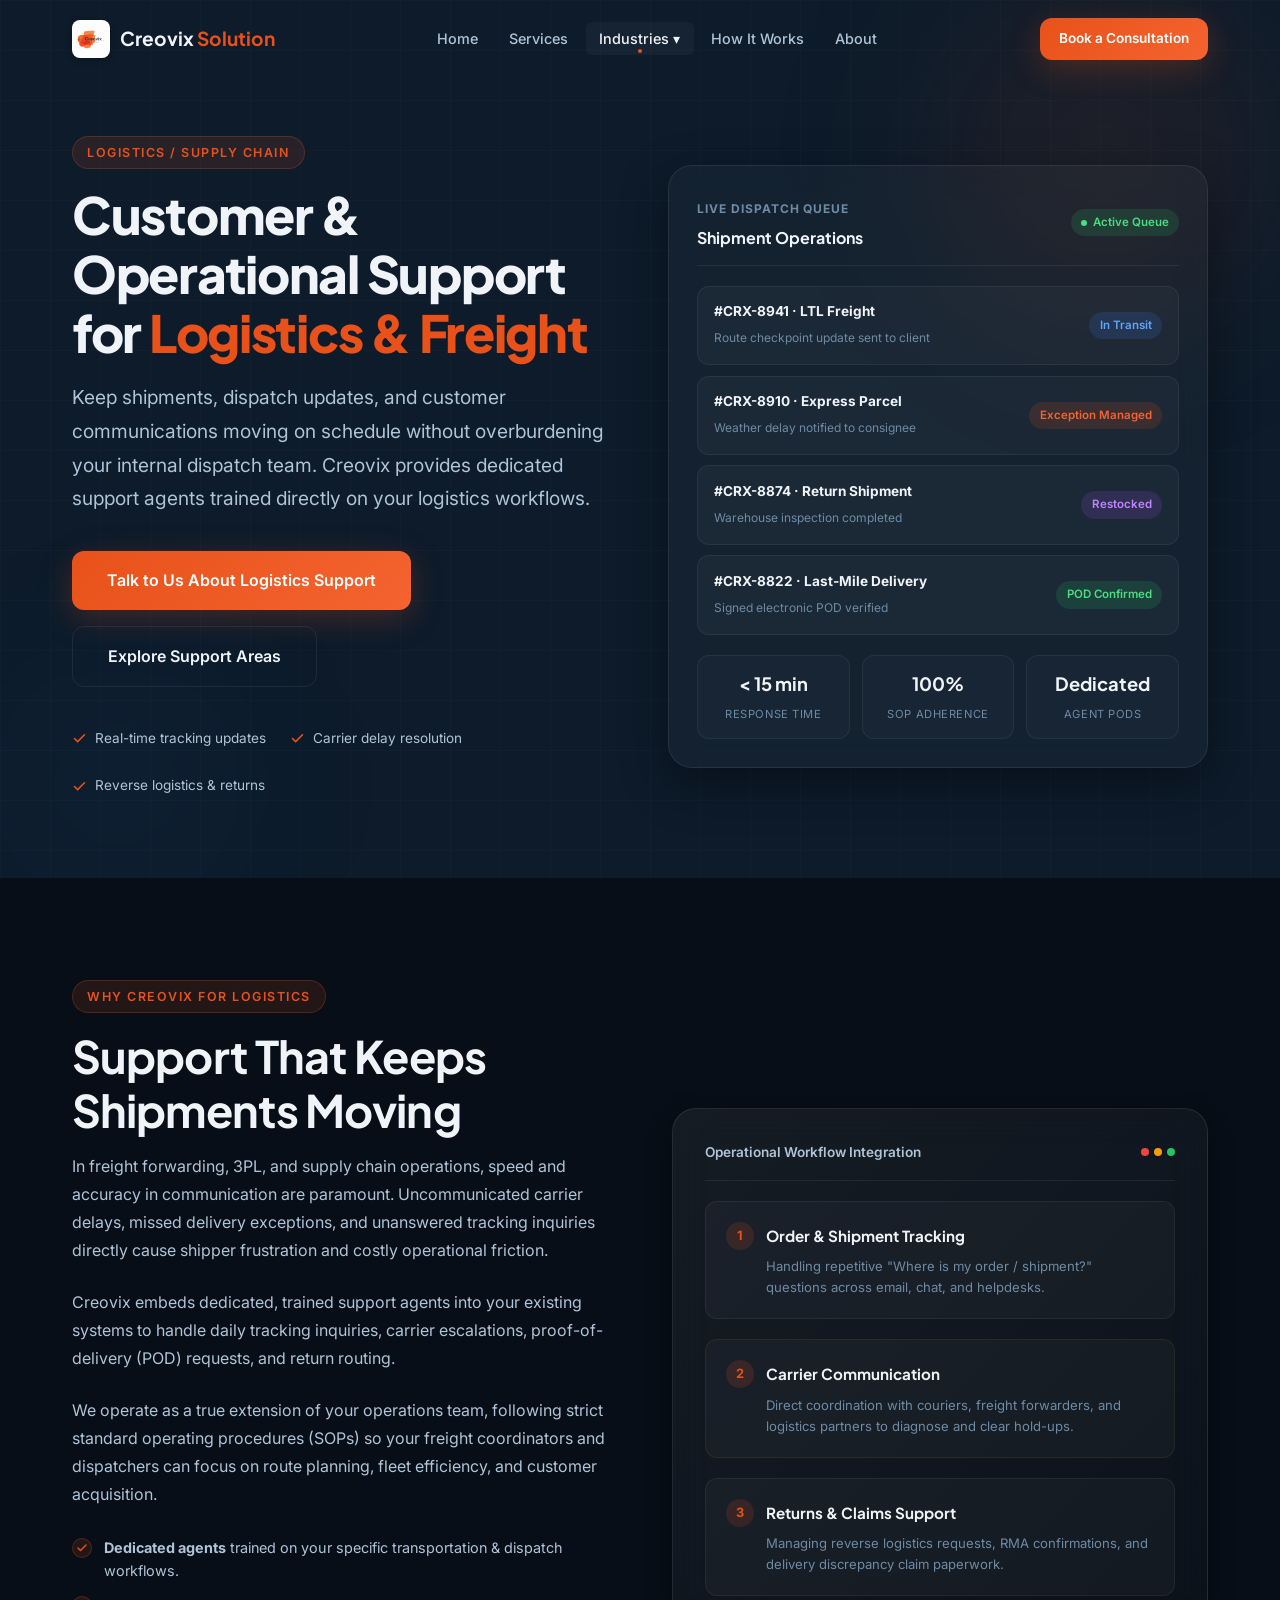
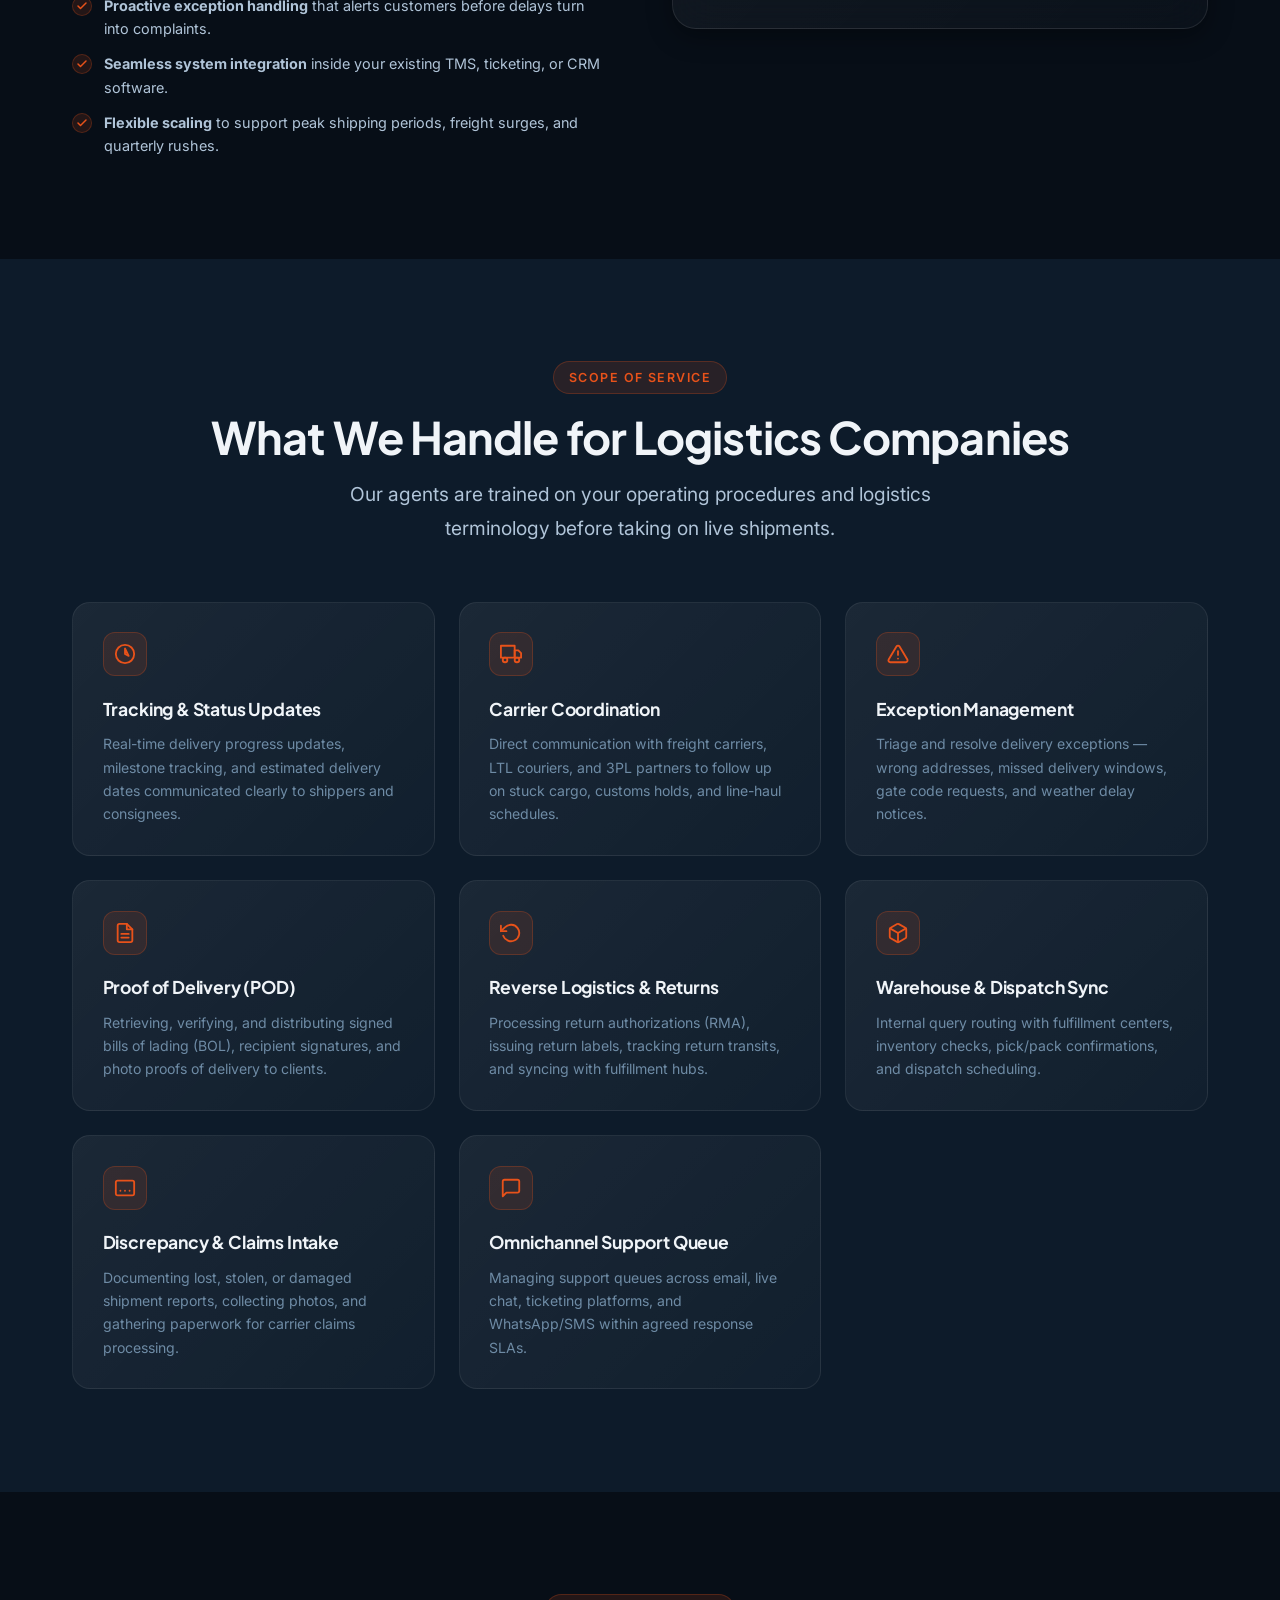
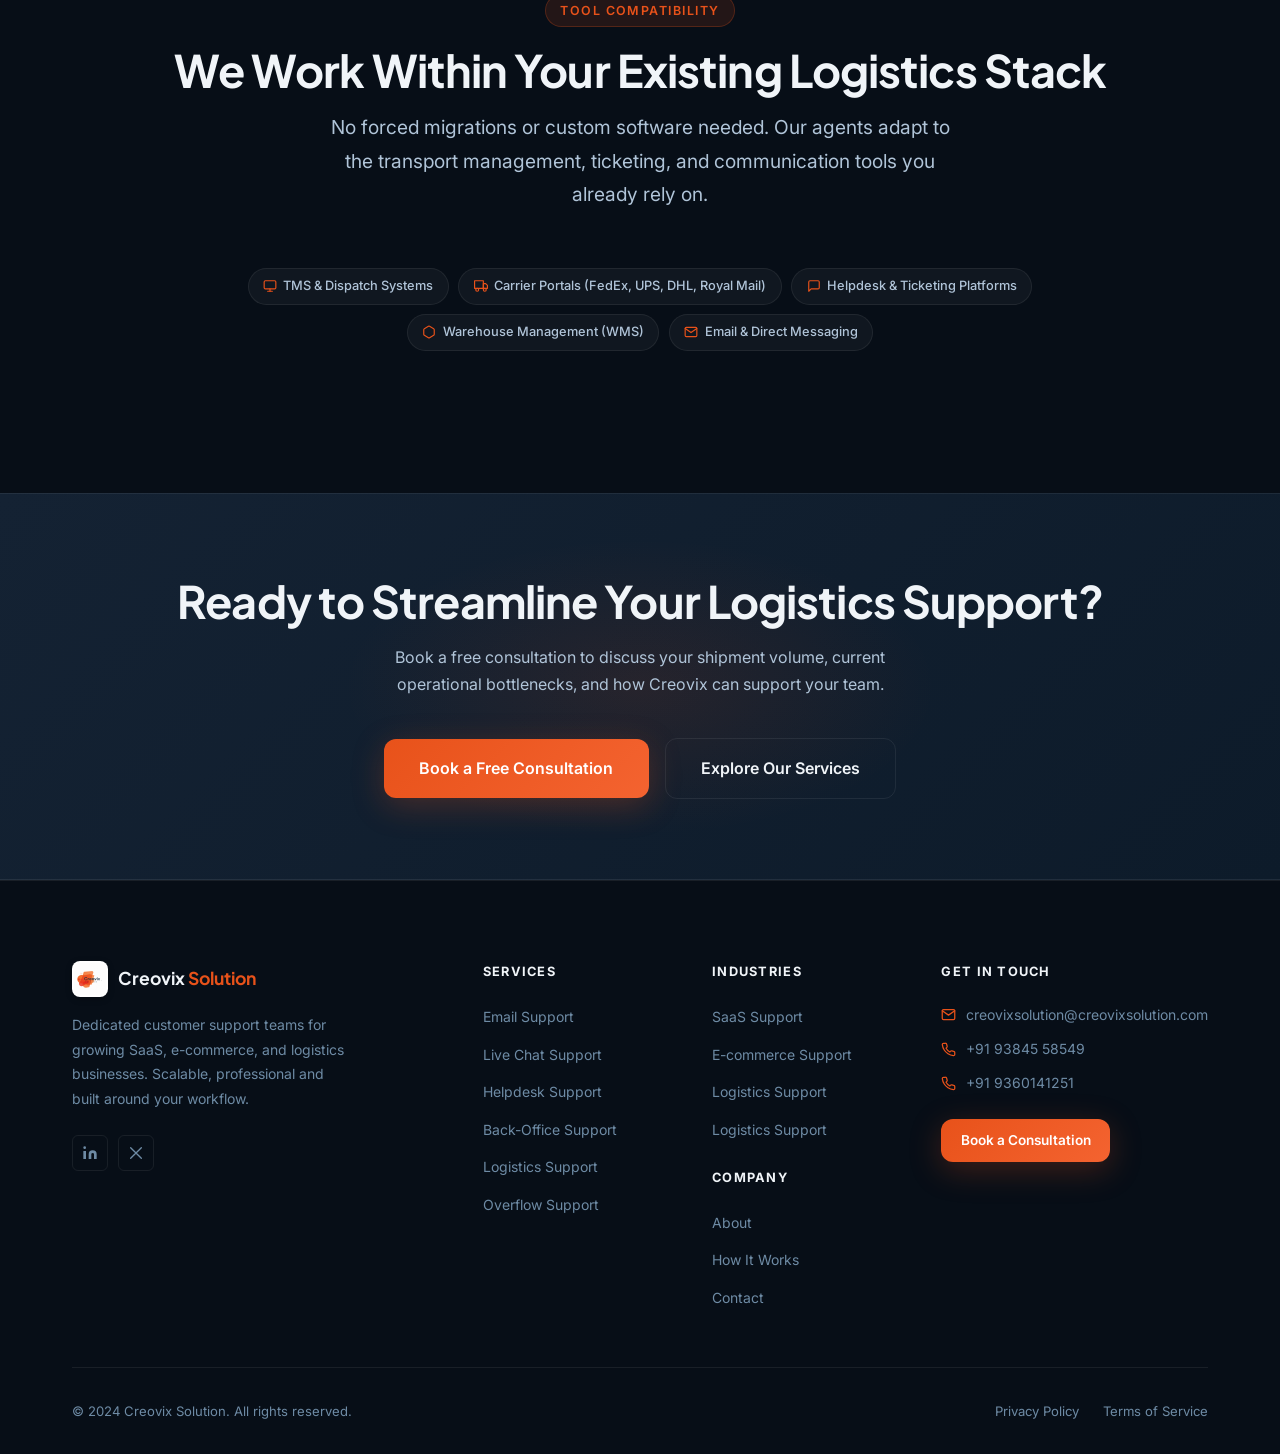
<file: logistics-support.html>
<!DOCTYPE html>
<html lang="en">
<head>
  <meta charset="UTF-8">
  <meta name="viewport" content="width=device-width, initial-scale=1.0">
  <title>Logistics & Supply Chain Customer Support | Creovix Solution</title>
  <meta name="description" content="Dedicated customer support and operational coordination for logistics, freight, and supply chain companies. Shipment tracking, carrier coordination, and exception handling.">

  <!-- Open Graph -->
  <meta property="og:title" content="Logistics & Supply Chain Customer Support | Creovix Solution">
  <meta property="og:description" content="Scale your logistics support operations with dedicated agents handling tracking, carrier escalations, proof of delivery, and exception management.">
  <meta property="og:type" content="website">
  <meta property="og:url" content="https://creovixsolution.com/logistics-support.html">
  <meta property="og:image" content="assets/logo.png">

  <!-- Twitter Card -->
  <meta name="twitter:card" content="summary_large_image">
  <meta name="twitter:title" content="Logistics Support | Creovix Solution">
  <meta name="twitter:description" content="Dedicated support teams for logistics, freight, and supply chain companies.">

  <link rel="icon" href="assets/logo.png" type="image/png">
  <link rel="stylesheet" href="css/styles.css">
  <link rel="stylesheet" href="style.css">

  <style>
    /* ── Logistics Page Enhancements ── */
    .hero-logistics {
      position: relative;
      min-height: 80vh;
      display: flex;
      align-items: center;
      padding: 8.5rem 0 5rem;
      overflow: hidden;
      background: var(--navy-900);
    }
    .hero-logistics__bg {
      position: absolute;
      inset: 0;
      pointer-events: none;
      z-index: 0;
    }
    .hero-logistics__orb {
      position: absolute;
      border-radius: 50%;
      filter: blur(80px);
      pointer-events: none;
    }
    .hero-logistics__orb--1 {
      width: 480px; height: 480px;
      background: radial-gradient(circle, rgba(232,82,26,0.12) 0%, transparent 70%);
      top: -10%; right: -5%;
    }
    .hero-logistics__orb--2 {
      width: 360px; height: 360px;
      background: radial-gradient(circle, rgba(26,110,232,0.08) 0%, transparent 70%);
      bottom: -10%; left: -5%;
    }

    /* Queue card items */
    .dispatch-queue-card {
      background: rgba(255,255,255,0.03);
      border: 1px solid rgba(255,255,255,0.08);
      border-radius: var(--radius-xl);
      padding: 1.75rem;
      box-shadow: var(--shadow-lg);
      backdrop-filter: blur(16px);
    }
    .dispatch-queue-header {
      display: flex;
      align-items: center;
      justify-content: space-between;
      margin-bottom: 1.25rem;
      padding-bottom: 0.85rem;
      border-bottom: 1px solid rgba(255,255,255,0.07);
    }
    .dispatch-item {
      display: flex;
      align-items: center;
      justify-content: space-between;
      gap: 1rem;
      padding: 0.85rem 1rem;
      background: rgba(255,255,255,0.03);
      border: 1px solid rgba(255,255,255,0.06);
      border-radius: var(--radius-md);
      margin-bottom: 0.65rem;
      transition: border-color 0.2s, background 0.2s;
    }
    .dispatch-item:hover {
      border-color: rgba(232,82,26,0.3);
      background: rgba(255,255,255,0.05);
    }
    .dispatch-badge {
      display: inline-block;
      font-size: 0.72rem;
      font-weight: 600;
      padding: 0.25rem 0.65rem;
      border-radius: 999px;
      white-space: nowrap;
    }
    .dispatch-badge--green { background: rgba(34,197,94,0.15); color: #4ade80; }
    .dispatch-badge--orange { background: rgba(232,82,26,0.15); color: #F46330; }
    .dispatch-badge--blue { background: rgba(59,130,246,0.15); color: #60a5fa; }
    .dispatch-badge--purple { background: rgba(168,85,247,0.15); color: #c084fc; }

    /* Support areas grid */
    .support-areas-grid {
      display: grid;
      grid-template-columns: repeat(auto-fill, minmax(280px, 1fr));
      gap: 1.5rem;
    }
    .support-area-card {
      background: var(--grad-card);
      border: 1px solid var(--border);
      border-radius: var(--radius-lg);
      padding: 1.85rem;
      transition: all var(--duration) var(--ease);
    }
    .support-area-card:hover {
      border-color: var(--border-hover);
      transform: translateY(-4px);
      box-shadow: var(--shadow-md);
    }
    .support-area-card__icon {
      width: 44px; height: 44px;
      border-radius: var(--radius-md);
      background: var(--accent-subtle);
      border: 1px solid rgba(232,82,26,0.25);
      display: flex;
      align-items: center;
      justify-content: center;
      color: var(--accent);
      margin-bottom: 1.15rem;
    }
    .support-area-card h3 {
      font-size: 1.1rem;
      font-weight: 700;
      color: var(--text-primary);
      margin-bottom: 0.5rem;
    }
    .support-area-card p {
      font-size: 0.88rem;
      color: var(--text-muted);
      line-height: 1.65;
    }

    /* Metric pill grid */
    .metric-pills {
      display: grid;
      grid-template-columns: 1fr 1fr 1fr;
      gap: 0.75rem;
      margin-top: 1.25rem;
    }
    .metric-pill {
      background: rgba(255,255,255,0.02);
      border: 1px solid rgba(255,255,255,0.06);
      border-radius: var(--radius-md);
      padding: 0.75rem 0.5rem;
      text-align: center;
    }
    .metric-pill strong {
      display: block;
      font-size: 1.15rem;
      color: var(--text-primary);
      font-family: var(--font-display);
    }
    .metric-pill span {
      font-size: 0.7rem;
      color: var(--text-muted);
      text-transform: uppercase;
      letter-spacing: 0.05em;
    }
  </style>
</head>
<body>

<!-- ═══════════════════════════════════════════════
     NAVIGATION
════════════════════════════════════════════════ -->
<nav class="nav" id="nav">
  <div class="container">
    <div class="nav__inner">
      <a href="index.html" class="nav__logo">
        <img src="assets/logo.png" alt="Creovix Solution">
        <span class="nav__logo-text">Creovix <span>Solution</span></span>
      </a>
      <ul class="nav__links">
        <li><a href="index.html" class="nav__link">Home</a></li>
        <li class="nav__item">
          <a href="services.html" class="nav__link">Services</a>
        </li>
        <li class="nav__item">
          <a href="#" class="nav__link active">Industries ▾</a>
          <div class="nav__dropdown">
            <a href="saas-support.html" class="nav__dropdown-link">SaaS Support</a>
            <a href="ecommerce-support.html" class="nav__dropdown-link">E-commerce Support</a>
            <a href="logistics-support.html" class="nav__dropdown-link">Logistics Support</a>
          </div>
        </li>
        <li><a href="how-it-works.html" class="nav__link">How It Works</a></li>
        <li><a href="about.html" class="nav__link">About</a></li>
      </ul>
      <div class="nav__cta">
        <a href="contact.html" class="btn btn-primary btn-sm">Book a Consultation</a>
      </div>
      <button class="nav__hamburger" aria-label="Menu">
        <span></span><span></span><span></span>
      </button>
    </div>
  </div>
</nav>

<!-- Mobile Navigation Menu -->
<div class="nav__mobile">
  <button class="nav__mobile-close">✕</button>
  <a href="index.html" class="nav__mobile-link">Home</a>
  <a href="services.html" class="nav__mobile-link">Services</a>
  <a href="saas-support.html" class="nav__mobile-link">SaaS Support</a>
  <a href="ecommerce-support.html" class="nav__mobile-link">E-commerce Support</a>
  <a href="logistics-support.html" class="nav__mobile-link">Logistics Support</a>
  <a href="how-it-works.html" class="nav__mobile-link">How It Works</a>
  <a href="about.html" class="nav__mobile-link">About</a>
  <a href="contact.html" class="nav__mobile-link btn btn-primary" style="margin-top:1rem;">Book a Consultation</a>
</div>

<main>

  <!-- ═══════════════════════════════════════════════
       HERO SECTION
  ════════════════════════════════════════════════ -->
  <section class="hero-logistics">
    <div class="hero-logistics__bg">
      <div class="hero-logistics__orb hero-logistics__orb--1"></div>
      <div class="hero-logistics__orb hero-logistics__orb--2"></div>
      <svg width="100%" height="100%" xmlns="http://www.w3.org/2000/svg" preserveAspectRatio="none" style="position:absolute;inset:0;opacity:0.04;">
        <defs>
          <pattern id="logistics-grid" x="0" y="0" width="50" height="50" patternUnits="userSpaceOnUse">
            <path d="M50 0 L0 0 0 50" fill="none" stroke="#F0F4F8" stroke-width="1"/>
          </pattern>
        </defs>
        <rect width="100%" height="100%" fill="url(#logistics-grid)"/>
      </svg>
    </div>

    <div class="container" style="position:relative;z-index:1;">
      <div class="grid-2" style="align-items:center;gap:3.5rem;">

        <!-- Left: Content -->
        <div class="animate-fade-up">
          <div class="section-label">Logistics / Supply Chain</div>
          <h1 class="display-lg" style="margin-bottom:1.25rem;">
            Customer &amp; Operational Support for <span class="text-accent">Logistics &amp; Freight</span>
          </h1>
          <p class="text-lead" style="margin-bottom:2.2rem;">
            Keep shipments, dispatch updates, and customer communications moving on schedule without overburdening your internal dispatch team. Creovix provides dedicated support agents trained directly on your logistics workflows.
          </p>

          <div style="display:flex;gap:1rem;flex-wrap:wrap;margin-bottom:2.5rem;">
            <a href="contact.html" class="btn btn-primary btn-lg">Talk to Us About Logistics Support</a>
            <a href="#support-areas" class="btn btn-secondary btn-lg">Explore Support Areas</a>
          </div>

          <!-- Trust points -->
          <div style="display:flex;gap:1.5rem;flex-wrap:wrap;">
            <div style="display:flex;align-items:center;gap:0.5rem;font-size:0.85rem;color:var(--text-secondary);">
              <svg width="15" height="15" viewBox="0 0 24 24" fill="none" stroke="currentColor" stroke-width="2.5" stroke-linecap="round" stroke-linejoin="round" style="color:var(--accent);"><polyline points="20 6 9 17 4 12"/></svg>
              Real-time tracking updates
            </div>
            <div style="display:flex;align-items:center;gap:0.5rem;font-size:0.85rem;color:var(--text-secondary);">
              <svg width="15" height="15" viewBox="0 0 24 24" fill="none" stroke="currentColor" stroke-width="2.5" stroke-linecap="round" stroke-linejoin="round" style="color:var(--accent);"><polyline points="20 6 9 17 4 12"/></svg>
              Carrier delay resolution
            </div>
            <div style="display:flex;align-items:center;gap:0.5rem;font-size:0.85rem;color:var(--text-secondary);">
              <svg width="15" height="15" viewBox="0 0 24 24" fill="none" stroke="currentColor" stroke-width="2.5" stroke-linecap="round" stroke-linejoin="round" style="color:var(--accent);"><polyline points="20 6 9 17 4 12"/></svg>
              Reverse logistics &amp; returns
            </div>
          </div>
        </div>

        <!-- Right: Dispatch Queue Visual -->
        <div class="animate-fade-up">
          <div class="dispatch-queue-card">
            <div class="dispatch-queue-header">
              <div>
                <span style="font-size:0.75rem;text-transform:uppercase;letter-spacing:0.08em;color:var(--text-muted);font-weight:700;">Live Dispatch Queue</span>
                <h4 style="font-size:1rem;color:var(--text-primary);margin-top:0.15rem;">Shipment Operations</h4>
              </div>
              <span class="dispatch-badge dispatch-badge--green" style="display:flex;align-items:center;gap:0.35rem;">
                <span style="width:6px;height:6px;border-radius:50%;background:#4ade80;"></span>
                Active Queue
              </span>
            </div>

            <!-- Item 1 -->
            <div class="dispatch-item">
              <div>
                <strong style="display:block;font-size:0.85rem;color:var(--text-primary);">#CRX-8941 · LTL Freight</strong>
                <span style="font-size:0.75rem;color:var(--text-muted);">Route checkpoint update sent to client</span>
              </div>
              <span class="dispatch-badge dispatch-badge--blue">In Transit</span>
            </div>

            <!-- Item 2 -->
            <div class="dispatch-item">
              <div>
                <strong style="display:block;font-size:0.85rem;color:var(--text-primary);">#CRX-8910 · Express Parcel</strong>
                <span style="font-size:0.75rem;color:var(--text-muted);">Weather delay notified to consignee</span>
              </div>
              <span class="dispatch-badge dispatch-badge--orange">Exception Managed</span>
            </div>

            <!-- Item 3 -->
            <div class="dispatch-item">
              <div>
                <strong style="display:block;font-size:0.85rem;color:var(--text-primary);">#CRX-8874 · Return Shipment</strong>
                <span style="font-size:0.75rem;color:var(--text-muted);">Warehouse inspection completed</span>
              </div>
              <span class="dispatch-badge dispatch-badge--purple">Restocked</span>
            </div>

            <!-- Item 4 -->
            <div class="dispatch-item">
              <div>
                <strong style="display:block;font-size:0.85rem;color:var(--text-primary);">#CRX-8822 · Last-Mile Delivery</strong>
                <span style="font-size:0.75rem;color:var(--text-muted);">Signed electronic POD verified</span>
              </div>
              <span class="dispatch-badge dispatch-badge--green">POD Confirmed</span>
            </div>

            <!-- Metric pills -->
            <div class="metric-pills">
              <div class="metric-pill">
                <strong>&lt; 15 min</strong>
                <span>Response Time</span>
              </div>
              <div class="metric-pill">
                <strong>100%</strong>
                <span>SOP Adherence</span>
              </div>
              <div class="metric-pill">
                <strong>Dedicated</strong>
                <span>Agent Pods</span>
              </div>
            </div>

          </div>
        </div>

      </div>
    </div>
  </section>

  <!-- ═══════════════════════════════════════════════
       KEY MESSAGE (SPLIT SECTION)
  ════════════════════════════════════════════════ -->
  <section class="section section--dark">
    <div class="container">
      <div class="split">

        <div class="split__content animate-fade-up">
          <span class="section-label">Why Creovix for Logistics</span>
          <h2>Support That Keeps Shipments Moving</h2>
          <p>
            In freight forwarding, 3PL, and supply chain operations, speed and accuracy in communication are paramount. Uncommunicated carrier delays, missed delivery exceptions, and unanswered tracking inquiries directly cause shipper frustration and costly operational friction.
          </p>
          <p>
            Creovix embeds dedicated, trained support agents into your existing systems to handle daily tracking inquiries, carrier escalations, proof-of-delivery (POD) requests, and return routing.
          </p>
          <p>
            We operate as a true extension of your operations team, following strict standard operating procedures (SOPs) so your freight coordinators and dispatchers can focus on route planning, fleet efficiency, and customer acquisition.
          </p>

          <div class="value-list" style="margin-top:1.75rem;">
            <div class="value-item">
              <div class="value-item__icon">
                <svg width="12" height="12" viewBox="0 0 24 24" fill="none" stroke="currentColor" stroke-width="3" stroke-linecap="round" stroke-linejoin="round"><polyline points="20 6 9 17 4 12"/></svg>
              </div>
              <span><strong>Dedicated agents</strong> trained on your specific transportation &amp; dispatch workflows.</span>
            </div>
            <div class="value-item">
              <div class="value-item__icon">
                <svg width="12" height="12" viewBox="0 0 24 24" fill="none" stroke="currentColor" stroke-width="3" stroke-linecap="round" stroke-linejoin="round"><polyline points="20 6 9 17 4 12"/></svg>
              </div>
              <span><strong>Proactive exception handling</strong> that alerts customers before delays turn into complaints.</span>
            </div>
            <div class="value-item">
              <div class="value-item__icon">
                <svg width="12" height="12" viewBox="0 0 24 24" fill="none" stroke="currentColor" stroke-width="3" stroke-linecap="round" stroke-linejoin="round"><polyline points="20 6 9 17 4 12"/></svg>
              </div>
              <span><strong>Seamless system integration</strong> inside your existing TMS, ticketing, or CRM software.</span>
            </div>
            <div class="value-item">
              <div class="value-item__icon">
                <svg width="12" height="12" viewBox="0 0 24 24" fill="none" stroke="currentColor" stroke-width="3" stroke-linecap="round" stroke-linejoin="round"><polyline points="20 6 9 17 4 12"/></svg>
              </div>
              <span><strong>Flexible scaling</strong> to support peak shipping periods, freight surges, and quarterly rushes.</span>
            </div>
          </div>
        </div>

        <div class="split__visual animate-fade-up">
          <div class="split__panel">
            <div class="split__panel-header">
              <span class="split__panel-title">Operational Workflow Integration</span>
              <div class="split__panel-dots">
                <span class="split__panel-dot"></span>
                <span class="split__panel-dot"></span>
                <span class="split__panel-dot"></span>
              </div>
            </div>

            <div style="display:flex;flex-direction:column;gap:1.25rem;">
              <div style="background:rgba(255,255,255,0.03);border:1px solid rgba(255,255,255,0.06);border-radius:var(--radius-md);padding:1.25rem;">
                <div style="display:flex;align-items:center;gap:0.75rem;margin-bottom:0.4rem;">
                  <span style="width:28px;height:28px;border-radius:50%;background:rgba(232,82,26,0.15);color:var(--accent);display:flex;align-items:center;justify-content:center;font-size:0.8rem;font-weight:700;">1</span>
                  <h4 style="font-size:0.95rem;color:var(--text-primary);">Order &amp; Shipment Tracking</h4>
                </div>
                <p style="font-size:0.82rem;color:var(--text-muted);line-height:1.6;margin-left:2.5rem;">Handling repetitive "Where is my order / shipment?" questions across email, chat, and helpdesks.</p>
              </div>

              <div style="background:rgba(255,255,255,0.03);border:1px solid rgba(255,255,26,0.06);border-radius:var(--radius-md);padding:1.25rem;">
                <div style="display:flex;align-items:center;gap:0.75rem;margin-bottom:0.4rem;">
                  <span style="width:28px;height:28px;border-radius:50%;background:rgba(232,82,26,0.15);color:var(--accent);display:flex;align-items:center;justify-content:center;font-size:0.8rem;font-weight:700;">2</span>
                  <h4 style="font-size:0.95rem;color:var(--text-primary);">Carrier Communication</h4>
                </div>
                <p style="font-size:0.82rem;color:var(--text-muted);line-height:1.6;margin-left:2.5rem;">Direct coordination with couriers, freight forwarders, and logistics partners to diagnose and clear hold-ups.</p>
              </div>

              <div style="background:rgba(255,255,255,0.03);border:1px solid rgba(255,255,255,0.06);border-radius:var(--radius-md);padding:1.25rem;">
                <div style="display:flex;align-items:center;gap:0.75rem;margin-bottom:0.4rem;">
                  <span style="width:28px;height:28px;border-radius:50%;background:rgba(232,82,26,0.15);color:var(--accent);display:flex;align-items:center;justify-content:center;font-size:0.8rem;font-weight:700;">3</span>
                  <h4 style="font-size:0.95rem;color:var(--text-primary);">Returns &amp; Claims Support</h4>
                </div>
                <p style="font-size:0.82rem;color:var(--text-muted);line-height:1.6;margin-left:2.5rem;">Managing reverse logistics requests, RMA confirmations, and delivery discrepancy claim paperwork.</p>
              </div>
            </div>

          </div>
        </div>

      </div>
    </div>
  </section>

  <!-- ═══════════════════════════════════════════════
       SUPPORT AREAS (8 CARDS)
  ════════════════════════════════════════════════ -->
  <section class="section" id="support-areas">
    <div class="container">
      <div class="section-header section-header--center animate-fade-up">
        <span class="section-label">Scope of Service</span>
        <h2>What We Handle for Logistics Companies</h2>
        <p class="text-lead">Our agents are trained on your operating procedures and logistics terminology before taking on live shipments.</p>
      </div>

      <div class="support-areas-grid">

        <!-- 1 Tracking Inquiries -->
        <div class="support-area-card animate-fade-up">
          <div class="support-area-card__icon">
            <svg width="22" height="22" viewBox="0 0 24 24" fill="none" stroke="currentColor" stroke-width="2" stroke-linecap="round" stroke-linejoin="round">
              <circle cx="12" cy="12" r="10"/><polygon points="12 6 12 12 16 14"/>
            </svg>
          </div>
          <h3>Tracking &amp; Status Updates</h3>
          <p>Real-time delivery progress updates, milestone tracking, and estimated delivery dates communicated clearly to shippers and consignees.</p>
        </div>

        <!-- 2 Carrier Escalation -->
        <div class="support-area-card animate-fade-up">
          <div class="support-area-card__icon">
            <svg width="22" height="22" viewBox="0 0 24 24" fill="none" stroke="currentColor" stroke-width="2" stroke-linecap="round" stroke-linejoin="round">
              <rect x="1" y="3" width="15" height="13"/>
              <polygon points="16 8 20 8 23 11 23 16 16 16 8"/>
              <circle cx="5.5" cy="18.5" r="2.5"/><circle cx="18.5" cy="18.5" r="2.5"/>
            </svg>
          </div>
          <h3>Carrier Coordination</h3>
          <p>Direct communication with freight carriers, LTL couriers, and 3PL partners to follow up on stuck cargo, customs holds, and line-haul schedules.</p>
        </div>

        <!-- 3 Delivery Exceptions -->
        <div class="support-area-card animate-fade-up">
          <div class="support-area-card__icon">
            <svg width="22" height="22" viewBox="0 0 24 24" fill="none" stroke="currentColor" stroke-width="2" stroke-linecap="round" stroke-linejoin="round">
              <path d="M10.29 3.86L1.82 18a2 2 0 0 0 1.71 3h16.94a2 2 0 0 0 1.71-3L13.71 3.86a2 2 0 0 0-3.42 0z"/>
              <line x1="12" y1="9" x2="12" y2="13"/><line x1="12" y1="17" x2="12.01" y2="17"/>
            </svg>
          </div>
          <h3>Exception Management</h3>
          <p>Triage and resolve delivery exceptions — wrong addresses, missed delivery windows, gate code requests, and weather delay notices.</p>
        </div>

        <!-- 4 Proof of Delivery -->
        <div class="support-area-card animate-fade-up">
          <div class="support-area-card__icon">
            <svg width="22" height="22" viewBox="0 0 24 24" fill="none" stroke="currentColor" stroke-width="2" stroke-linecap="round" stroke-linejoin="round">
              <path d="M14 2H6a2 2 0 0 0-2 2v16a2 2 0 0 0 2 2h12a2 2 0 0 0 2-2V8z"/>
              <polyline points="14 2 14 8 20 8"/><line x1="16" y1="13" x2="8" y2="13"/><line x1="16" y1="17" x2="8" y2="17"/>
            </svg>
          </div>
          <h3>Proof of Delivery (POD)</h3>
          <p>Retrieving, verifying, and distributing signed bills of lading (BOL), recipient signatures, and photo proofs of delivery to clients.</p>
        </div>

        <!-- 5 Reverse Logistics -->
        <div class="support-area-card animate-fade-up">
          <div class="support-area-card__icon">
            <svg width="22" height="22" viewBox="0 0 24 24" fill="none" stroke="currentColor" stroke-width="2" stroke-linecap="round" stroke-linejoin="round">
              <polyline points="1 4 1 10 7 10"/><path d="M3.51 15a9 9 0 1 0 2.13-9.36L1 10"/>
            </svg>
          </div>
          <h3>Reverse Logistics &amp; Returns</h3>
          <p>Processing return authorizations (RMA), issuing return labels, tracking return transits, and syncing with fulfillment hubs.</p>
        </div>

        <!-- 6 Warehouse Coordination -->
        <div class="support-area-card animate-fade-up">
          <div class="support-area-card__icon">
            <svg width="22" height="22" viewBox="0 0 24 24" fill="none" stroke="currentColor" stroke-width="2" stroke-linecap="round" stroke-linejoin="round">
              <path d="M21 16V8a2 2 0 0 0-1-1.73l-7-4a2 2 0 0 0-2 0l-7 4A2 2 0 0 0 3 8v8a2 2 0 0 0 1 1.73l7 4a2 2 0 0 0 2 0l7-4A2 2 0 0 0 21 16z"/>
              <polyline points="3.27 6.96 12 12.01 20.73 6.96"/><line x1="12" y1="22.08" x2="12" y2="12"/>
            </svg>
          </div>
          <h3>Warehouse &amp; Dispatch Sync</h3>
          <p>Internal query routing with fulfillment centers, inventory checks, pick/pack confirmations, and dispatch scheduling.</p>
        </div>

        <!-- 7 Claims & Discrepancies -->
        <div class="support-area-card animate-fade-up">
          <div class="support-area-card__icon">
            <svg width="22" height="22" viewBox="0 0 24 24" fill="none" stroke="currentColor" stroke-width="2" stroke-linecap="round" stroke-linejoin="round">
              <rect x="2" y="4" width="20" height="16" rx="2"/><path d="M7 15h0M12 15h0M17 15h0"/>
            </svg>
          </div>
          <h3>Discrepancy &amp; Claims Intake</h3>
          <p>Documenting lost, stolen, or damaged shipment reports, collecting photos, and gathering paperwork for carrier claims processing.</p>
        </div>

        <!-- 8 Helpdesk Management -->
        <div class="support-area-card animate-fade-up">
          <div class="support-area-card__icon">
            <svg width="22" height="22" viewBox="0 0 24 24" fill="none" stroke="currentColor" stroke-width="2" stroke-linecap="round" stroke-linejoin="round">
              <path d="M21 15a2 2 0 0 1-2 2H7l-4 4V5a2 2 0 0 1 2-2h14a2 2 0 0 1 2 2z"/>
            </svg>
          </div>
          <h3>Omnichannel Support Queue</h3>
          <p>Managing support queues across email, live chat, ticketing platforms, and WhatsApp/SMS within agreed response SLAs.</p>
        </div>

      </div>
    </div>
  </section>

  <!-- ═══════════════════════════════════════════════
       PLATFORMS SECTION
  ════════════════════════════════════════════════ -->
  <section class="section section--dark">
    <div class="container">
      <div class="section-header section-header--center animate-fade-up">
        <span class="section-label">Tool Compatibility</span>
        <h2>We Work Within Your Existing Logistics Stack</h2>
        <p class="text-lead">No forced migrations or custom software needed. Our agents adapt to the transport management, ticketing, and communication tools you already rely on.</p>
      </div>

      <div class="chip-list" style="justify-content:center;max-width:840px;margin:0 auto 2.5rem;" class="animate-fade-up">
        <div class="chip">
          <svg width="14" height="14" viewBox="0 0 24 24" fill="none" stroke="currentColor" stroke-width="2" stroke-linecap="round" stroke-linejoin="round"><rect x="2" y="3" width="20" height="14" rx="2"/><line x1="8" y1="21" x2="16" y2="21"/><line x1="12" y1="17" x2="12" y2="21"/></svg>
          TMS &amp; Dispatch Systems
        </div>
        <div class="chip">
          <svg width="14" height="14" viewBox="0 0 24 24" fill="none" stroke="currentColor" stroke-width="2" stroke-linecap="round" stroke-linejoin="round"><rect x="1" y="3" width="15" height="13"/><polygon points="16 8 20 8 23 11 23 16 16 16 8"/><circle cx="5.5" cy="18.5" r="2.5"/><circle cx="18.5" cy="18.5" r="2.5"/></svg>
          Carrier Portals (FedEx, UPS, DHL, Royal Mail)
        </div>
        <div class="chip">
          <svg width="14" height="14" viewBox="0 0 24 24" fill="none" stroke="currentColor" stroke-width="2" stroke-linecap="round" stroke-linejoin="round"><path d="M21 15a2 2 0 0 1-2 2H7l-4 4V5a2 2 0 0 1 2-2h14a2 2 0 0 1 2 2z"/></svg>
          Helpdesk &amp; Ticketing Platforms
        </div>
        <div class="chip">
          <svg width="14" height="14" viewBox="0 0 24 24" fill="none" stroke="currentColor" stroke-width="2" stroke-linecap="round" stroke-linejoin="round"><path d="M21 16V8a2 2 0 0 0-1-1.73l-7-4a2 2 0 0 0-2 0l-7 4A2 2 0 0 0 3 8v8a2 2 0 0 0 1 1.73l7 4a2 2 0 0 0 2 0l7-4A2 2 0 0 0 21 16z"/></svg>
          Warehouse Management (WMS)
        </div>
        <div class="chip">
          <svg width="14" height="14" viewBox="0 0 24 24" fill="none" stroke="currentColor" stroke-width="2" stroke-linecap="round" stroke-linejoin="round"><path d="M4 4h16c1.1 0 2 .9 2 2v12c0 1.1-.9 2-2 2H4c-1.1 0-2-.9-2-2V6c0-1.1.9-2 2-2z"/><polyline points="22,6 12,13 2,6"/></svg>
          Email &amp; Direct Messaging
        </div>
      </div>
    </div>
  </section>

  <!-- ═══════════════════════════════════════════════
       CTA SECTION
  ════════════════════════════════════════════════ -->
  <section class="cta-section">
    <div class="cta-section__glow"></div>
    <div class="container">
      <div class="cta-section__inner animate-fade-up">
        <h2>Ready to Streamline Your Logistics Support?</h2>
        <p>Book a free consultation to discuss your shipment volume, current operational bottlenecks, and how Creovix can support your team.</p>
        <div class="cta-section__actions">
          <a href="contact.html" class="btn btn-primary btn-lg">Book a Free Consultation</a>
          <a href="services.html" class="btn btn-secondary btn-lg">Explore Our Services</a>
        </div>
      </div>
    </div>
  </section>

</main>

<!-- ═══════════════════════════════════════════════
     FOOTER
════════════════════════════════════════════════ -->
<footer class="footer">
  <div class="container">
    <div class="footer__top">

      <div class="footer__brand">
        <div class="footer__brand-logo">
          <img src="assets/logo.png" alt="Creovix Solution">
          <span class="footer__brand-name">Creovix <span>Solution</span></span>
        </div>
        <p>Dedicated customer support teams for growing SaaS, e-commerce, and logistics businesses. Scalable, professional and built around your workflow.</p>
        <div class="footer__socials">
          <a href="#" class="footer__social" aria-label="LinkedIn">
            <svg width="16" height="16" viewBox="0 0 24 24" fill="currentColor">
              <path d="M16 8a6 6 0 0 1 6 6v7h-4v-7a2 2 0 0 0-2-2 2 2 0 0 0-2 2v7h-4v-7a6 6 0 0 1 6-6zM2 9h4v12H2z"/>
              <circle cx="4" cy="4" r="2"/>
            </svg>
          </a>
          <a href="#" class="footer__social" aria-label="Twitter/X">
            <svg width="16" height="16" viewBox="0 0 24 24" fill="currentColor">
              <path d="M4 4l16 16M20 4L4 20" stroke="currentColor" stroke-width="2" stroke-linecap="round" fill="none"/>
            </svg>
          </a>
        </div>
      </div>

      <div>
        <p class="footer__col-title">Services</p>
        <ul class="footer__links">
          <li><a href="services.html" class="footer__link">Email Support</a></li>
          <li><a href="services.html" class="footer__link">Live Chat Support</a></li>
          <li><a href="services.html" class="footer__link">Helpdesk Support</a></li>
          <li><a href="services.html" class="footer__link">Back-Office Support</a></li>
          <li><a href="services.html" class="footer__link">Logistics Support</a></li>
          <li><a href="services.html" class="footer__link">Overflow Support</a></li>
        </ul>
      </div>

      <div>
        <p class="footer__col-title">Industries</p>
        <ul class="footer__links">
          <li><a href="saas-support.html" class="footer__link">SaaS Support</a></li>
          <li><a href="ecommerce-support.html" class="footer__link">E-commerce Support</a></li>
          <li><a href="logistics-support.html" class="footer__link">Logistics Support</a></li>
          <li><a href="logistics-support.html" class="footer__link">Logistics Support</a></li>
        </ul>
        <p class="footer__col-title" style="margin-top:1.5rem;">Company</p>
        <ul class="footer__links">
          <li><a href="about.html" class="footer__link">About</a></li>
          <li><a href="how-it-works.html" class="footer__link">How It Works</a></li>
          <li><a href="contact.html" class="footer__link">Contact</a></li>
        </ul>
      </div>

      <div>
        <p class="footer__col-title">Get in Touch</p>
        <div class="footer__contact-item">
          <svg width="15" height="15" viewBox="0 0 24 24" fill="none" stroke="currentColor" stroke-width="2" stroke-linecap="round" stroke-linejoin="round"><path d="M4 4h16c1.1 0 2 .9 2 2v12c0 1.1-.9 2-2 2H4c-1.1 0-2-.9-2-2V6c0-1.1.9-2 2-2z"/><polyline points="22,6 12,13 2,6"/></svg>
          <a href="mailto:creovixsolution@creovixsolution.com">creovixsolution@creovixsolution.com</a>
        </div>
        <div class="footer__contact-item">
          <svg width="15" height="15" viewBox="0 0 24 24" fill="none" stroke="currentColor" stroke-width="2" stroke-linecap="round" stroke-linejoin="round"><path d="M22 16.92v3a2 2 0 0 1-2.18 2 19.79 19.79 0 0 1-8.63-3.07 19.5 19.5 0 0 1-6-6 19.79 19.79 0 0 1-3.07-8.67A2 2 0 0 1 4.11 2h3a2 2 0 0 1 2 1.72 12.84 12.84 0 0 0 .7 2.81 2 2 0 0 1-.45 2.11L8.09 9.91a16 16 0 0 0 6 6l1.27-1.27a2 2 0 0 1 2.11-.45 12.84 12.84 0 0 0 2.81.7A2 2 0 0 1 22 16.92z"/></svg>
          <a href="tel:+919384558549">+91 93845 58549</a>
        </div>
        <div class="footer__contact-item">
          <svg width="15" height="15" viewBox="0 0 24 24" fill="none" stroke="currentColor" stroke-width="2" stroke-linecap="round" stroke-linejoin="round"><path d="M22 16.92v3a2 2 0 0 1-2.18 2 19.79 19.79 0 0 1-8.63-3.07 19.5 19.5 0 0 1-6-6 19.79 19.79 0 0 1-3.07-8.67A2 2 0 0 1 4.11 2h3a2 2 0 0 1 2 1.72 12.84 12.84 0 0 0 .7 2.81 2 2 0 0 1-.45 2.11L8.09 9.91a16 16 0 0 0 6 6l1.27-1.27a2 2 0 0 1 2.11-.45 12.84 12.84 0 0 0 2.81.7A2 2 0 0 1 22 16.92z"/></svg>
          <a href="tel:+919360141251">+91 9360141251</a>
        </div>
        <div style="margin-top:1.5rem;">
          <a href="contact.html" class="btn btn-primary btn-sm">Book a Consultation</a>
        </div>
      </div>

    </div>

    <div class="footer__bottom">
      <p class="footer__copy">© 2024 Creovix Solution. All rights reserved.</p>
      <div class="footer__legal">
        <a href="#">Privacy Policy</a>
        <a href="#">Terms of Service</a>
      </div>
    </div>

  </div>
</footer>

<script src="js/main.js"></script>
<script src="script.js"></script>
</body>
</html>
</file>
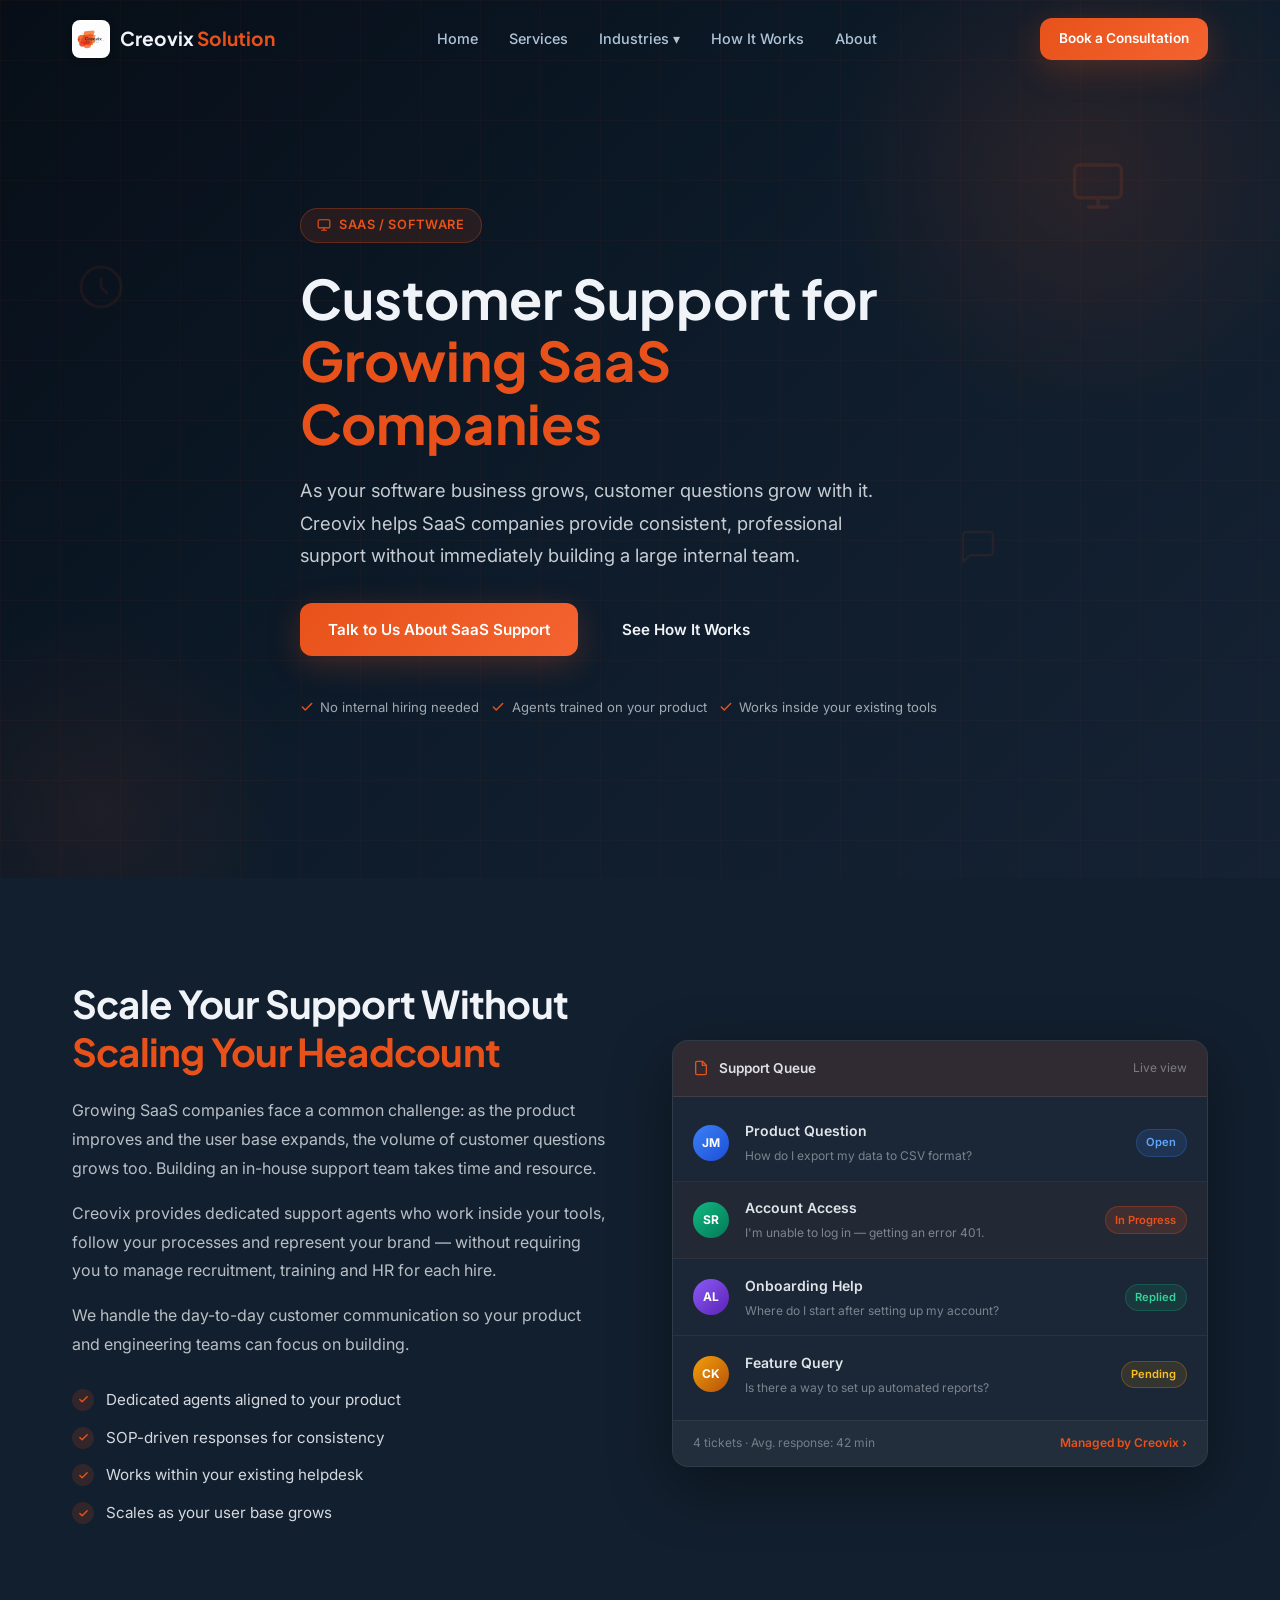
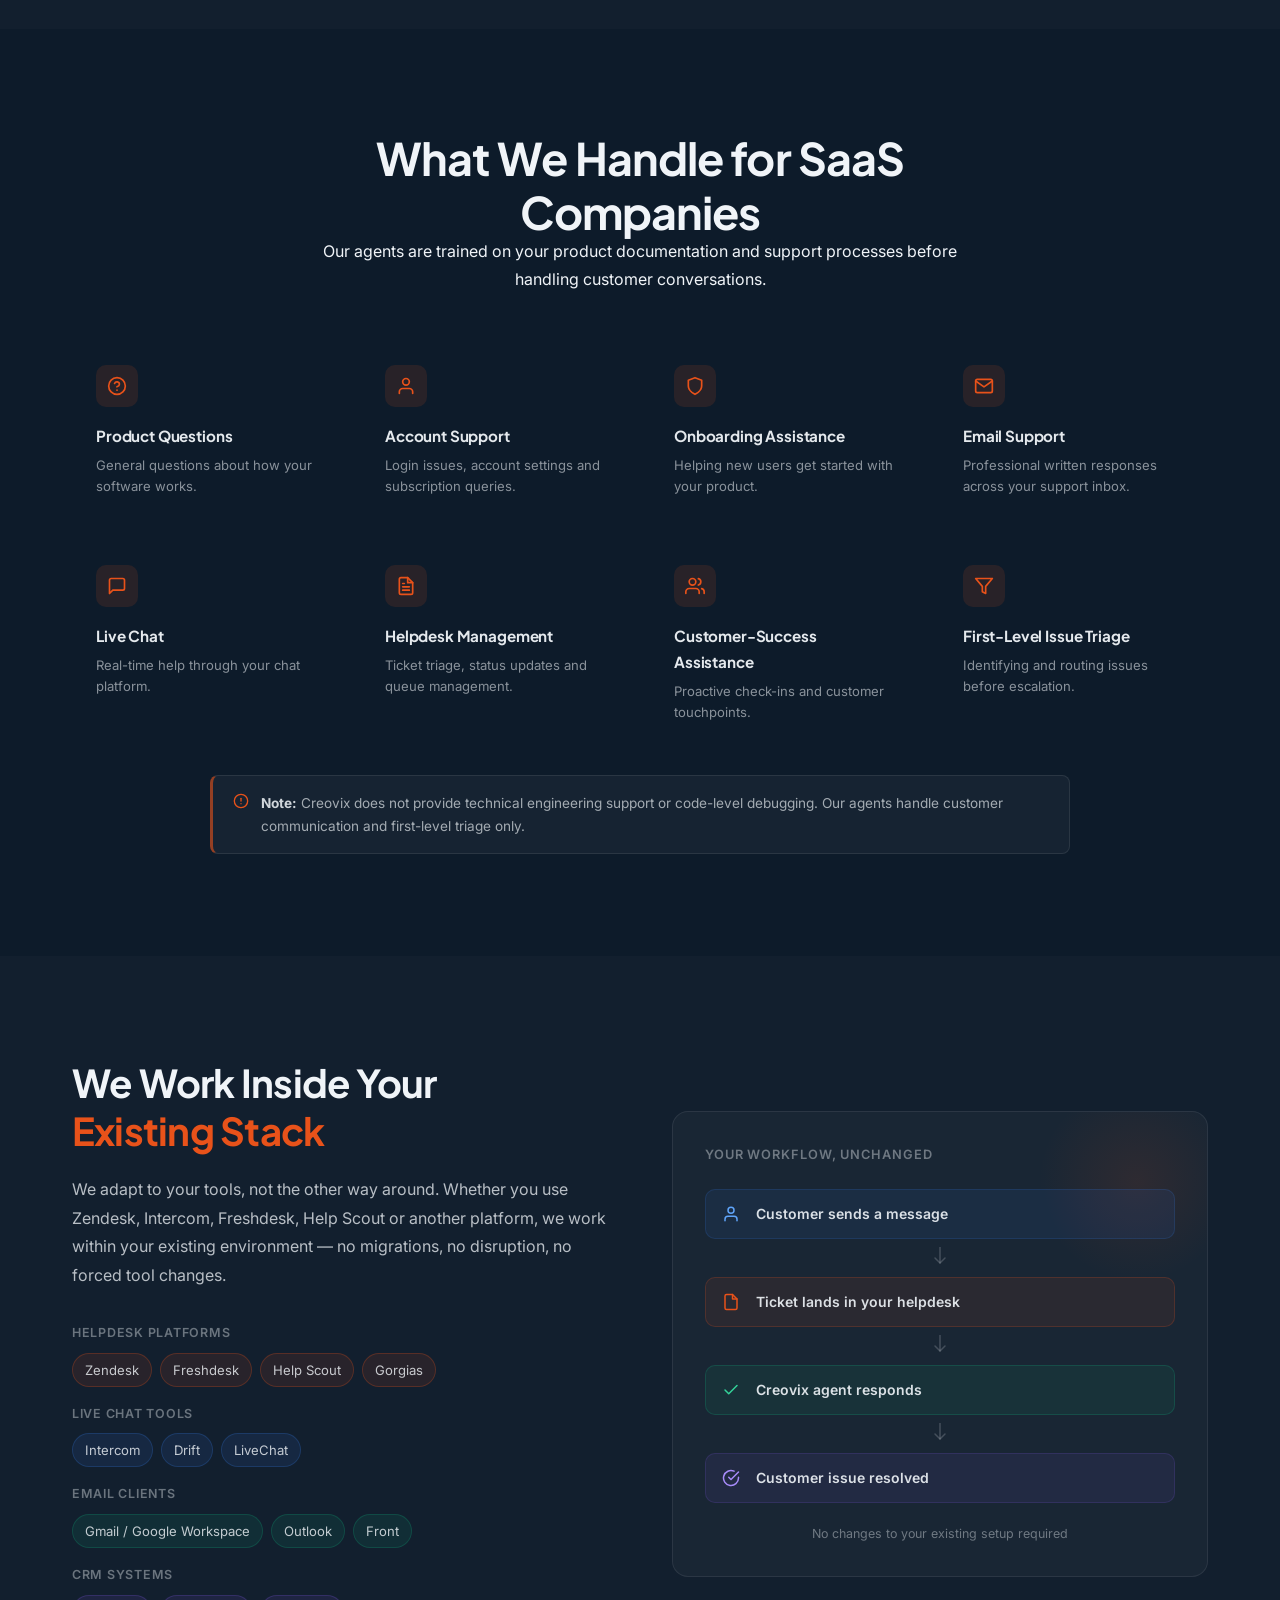
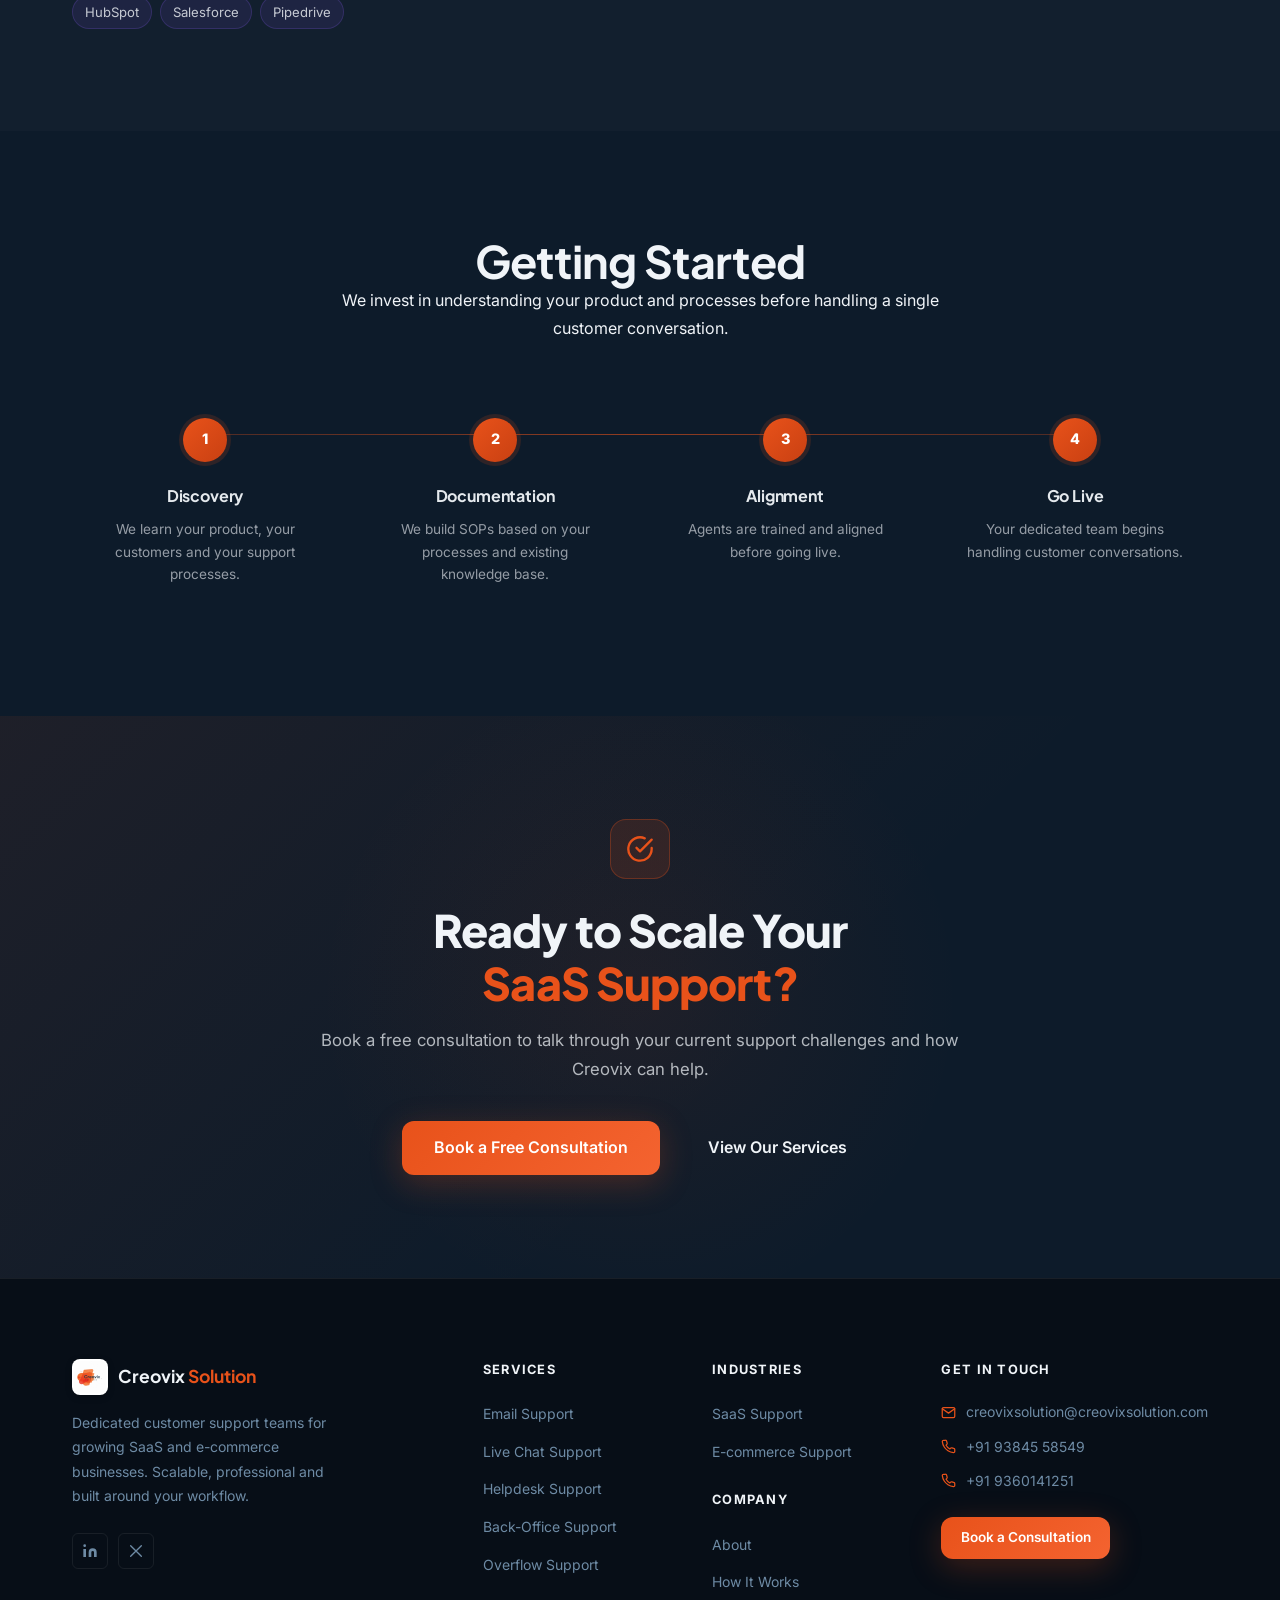
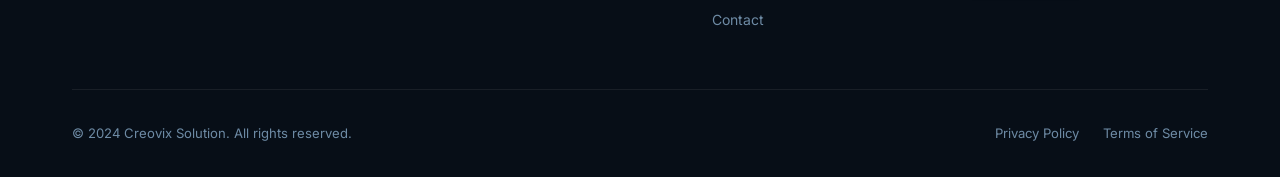
<file: saas-support.html>
<!DOCTYPE html>
<html lang="en">
<head>
  <meta charset="UTF-8" />
  <meta name="viewport" content="width=device-width, initial-scale=1.0" />
  <title>SaaS Customer Support Outsourcing | Creovix Solution</title>
  <meta name="description" content="Creovix Solution provides dedicated customer support for growing SaaS companies. Consistent, professional support without building a large internal team." />
  <!-- Open Graph -->
  <meta property="og:title" content="SaaS Customer Support Outsourcing | Creovix Solution" />
  <meta property="og:description" content="Scale your SaaS support without scaling your headcount. Dedicated agents trained on your product, working inside your tools." />
  <meta property="og:type" content="website" />
  <meta property="og:url" content="https://creovixsolution.com/saas-support.html" />
  <meta property="og:image" content="assets/logo.png" />
  <link rel="icon" href="assets/logo.png" type="image/png" />
  <link rel="stylesheet" href="css/styles.css" />
</head>
<body>

  <!-- ========== NAVIGATION ========== -->
  <nav class="nav" id="nav">
    <div class="container">
      <div class="nav__inner">
        <a href="index.html" class="nav__logo">
          <img src="assets/logo.png" alt="Creovix Solution">
          <span class="nav__logo-text">Creovix <span>Solution</span></span>
        </a>
        <ul class="nav__links">
          <li><a href="index.html" class="nav__link">Home</a></li>
          <li class="nav__item">
            <a href="services.html" class="nav__link">Services</a>
          </li>
          <li class="nav__item">
            <a href="#" class="nav__link">Industries ▾</a>
            <div class="nav__dropdown">
              <a href="saas-support.html" class="nav__dropdown-link">SaaS Support</a>
              <a href="ecommerce-support.html" class="nav__dropdown-link">E-commerce Support</a>
            </div>
          </li>
          <li><a href="how-it-works.html" class="nav__link">How It Works</a></li>
          <li><a href="about.html" class="nav__link">About</a></li>
        </ul>
        <div class="nav__cta">
          <a href="contact.html" class="btn btn-primary btn-sm">Book a Consultation</a>
        </div>
        <button class="nav__hamburger" aria-label="Menu">
          <span></span><span></span><span></span>
        </button>
      </div>
    </div>
  </nav>
  <div class="nav__mobile">
    <button class="nav__mobile-close">✕</button>
    <a href="index.html" class="nav__mobile-link">Home</a>
    <a href="services.html" class="nav__mobile-link">Services</a>
    <a href="saas-support.html" class="nav__mobile-link">SaaS Support</a>
    <a href="ecommerce-support.html" class="nav__mobile-link">E-commerce Support</a>
    <a href="how-it-works.html" class="nav__mobile-link">How It Works</a>
    <a href="about.html" class="nav__mobile-link">About</a>
    <a href="contact.html" class="nav__mobile-link btn btn-primary" style="margin-top:1rem;">Book a Consultation</a>
  </div>

  <main>

    <!-- ========== HERO ========== -->
    <section class="hero" style="min-height:78vh; position:relative; overflow:hidden;">
      <!-- Background decorative SVG -->
      <div aria-hidden="true" style="position:absolute;inset:0;pointer-events:none;z-index:0;">
        <!-- Grid lines -->
        <svg width="100%" height="100%" xmlns="http://www.w3.org/2000/svg" preserveAspectRatio="none">
          <defs>
            <pattern id="saas-grid" x="0" y="0" width="60" height="60" patternUnits="userSpaceOnUse">
              <path d="M60 0 L0 0 0 60" fill="none" stroke="rgba(232,82,26,0.07)" stroke-width="1"/>
            </pattern>
          </defs>
          <rect width="100%" height="100%" fill="url(#saas-grid)"/>
        </svg>
        <!-- Glow blobs -->
        <div style="position:absolute;top:-10%;right:-5%;width:520px;height:520px;background:radial-gradient(circle,rgba(232,82,26,0.13) 0%,transparent 70%);border-radius:50%;"></div>
        <div style="position:absolute;bottom:-15%;left:-8%;width:400px;height:400px;background:radial-gradient(circle,rgba(232,82,26,0.08) 0%,transparent 70%);border-radius:50%;"></div>
        <!-- Floating icons -->
        <svg style="position:absolute;top:18%;right:12%;opacity:0.12;" width="56" height="56" viewBox="0 0 24 24" fill="none" stroke="#E8521A" stroke-width="1.5" stroke-linecap="round" stroke-linejoin="round"><rect x="2" y="3" width="20" height="14" rx="2"/><path d="M8 21h8M12 17v4"/></svg>
        <svg style="position:absolute;top:60%;right:22%;opacity:0.09;" width="40" height="40" viewBox="0 0 24 24" fill="none" stroke="#E8521A" stroke-width="1.5" stroke-linecap="round" stroke-linejoin="round"><path d="M21 15a2 2 0 0 1-2 2H7l-4 4V5a2 2 0 0 1 2-2h14a2 2 0 0 1 2 2z"/></svg>
        <svg style="position:absolute;top:30%;left:6%;opacity:0.08;" width="48" height="48" viewBox="0 0 24 24" fill="none" stroke="#E8521A" stroke-width="1.5" stroke-linecap="round" stroke-linejoin="round"><circle cx="12" cy="12" r="10"/><path d="M12 8v4l3 3"/></svg>
      </div>

      <div class="container" style="position:relative;z-index:1;display:flex;align-items:center;min-height:78vh;">
        <div style="max-width:680px;" class="animate-fade-up">
          <div style="display:inline-flex;align-items:center;gap:0.5rem;background:rgba(232,82,26,0.12);border:1px solid rgba(232,82,26,0.3);border-radius:999px;padding:0.35rem 1rem;margin-bottom:1.5rem;">
            <svg width="14" height="14" viewBox="0 0 24 24" fill="none" stroke="#E8521A" stroke-width="2" stroke-linecap="round" stroke-linejoin="round"><rect x="2" y="3" width="20" height="14" rx="2"/><path d="M8 21h8M12 17v4"/></svg>
            <span style="font-size:0.8rem;font-weight:600;color:#E8521A;letter-spacing:0.05em;text-transform:uppercase;">SaaS / Software</span>
          </div>
          <h1 class="hero__title" style="font-size:clamp(2.2rem,5vw,3.4rem);line-height:1.15;margin-bottom:1.25rem;">
            Customer Support for<br>
            <span style="color:#E8521A;">Growing SaaS Companies</span>
          </h1>
          <p class="hero__lead" style="font-size:1.15rem;max-width:580px;margin-bottom:2rem;color:rgba(240,244,248,0.82);">
            As your software business grows, customer questions grow with it. Creovix helps SaaS companies provide consistent, professional support without immediately building a large internal team.
          </p>
          <div style="display:flex;flex-wrap:wrap;gap:1rem;">
            <a href="contact.html" class="btn btn-primary">Talk to Us About SaaS Support</a>
            <a href="#how-we-fit" class="btn btn-outline">See How It Works</a>
          </div>
          <!-- Trust chips -->
          <div style="display:flex;flex-wrap:wrap;gap:0.75rem;margin-top:2.5rem;">
            <div style="display:flex;align-items:center;gap:0.4rem;font-size:0.82rem;color:rgba(240,244,248,0.65);">
              <svg width="14" height="14" viewBox="0 0 24 24" fill="none" stroke="#E8521A" stroke-width="2.5" stroke-linecap="round" stroke-linejoin="round"><polyline points="20 6 9 17 4 12"/></svg>
              No internal hiring needed
            </div>
            <div style="display:flex;align-items:center;gap:0.4rem;font-size:0.82rem;color:rgba(240,244,248,0.65);">
              <svg width="14" height="14" viewBox="0 0 24 24" fill="none" stroke="#E8521A" stroke-width="2.5" stroke-linecap="round" stroke-linejoin="round"><polyline points="20 6 9 17 4 12"/></svg>
              Agents trained on your product
            </div>
            <div style="display:flex;align-items:center;gap:0.4rem;font-size:0.82rem;color:rgba(240,244,248,0.65);">
              <svg width="14" height="14" viewBox="0 0 24 24" fill="none" stroke="#E8521A" stroke-width="2.5" stroke-linecap="round" stroke-linejoin="round"><polyline points="20 6 9 17 4 12"/></svg>
              Works inside your existing tools
            </div>
          </div>
        </div>
      </div>
    </section>

    <!-- ========== KEY MESSAGE SPLIT ========== -->
    <section class="section" style="background:rgba(255,255,255,0.02);">
      <div class="container">
        <div style="display:grid;grid-template-columns:1fr 1fr;gap:4rem;align-items:center;" class="saas-split-grid">

          <!-- Left: Text content -->
          <div class="animate-fade-up">
            <h2 style="font-size:clamp(1.7rem,3vw,2.4rem);font-weight:700;margin-bottom:1.25rem;line-height:1.25;">
              Scale Your Support Without<br><span style="color:#E8521A;">Scaling Your Headcount</span>
            </h2>
            <p style="color:rgba(240,244,248,0.75);line-height:1.8;margin-bottom:1rem;">
              Growing SaaS companies face a common challenge: as the product improves and the user base expands, the volume of customer questions grows too. Building an in-house support team takes time and resource.
            </p>
            <p style="color:rgba(240,244,248,0.75);line-height:1.8;margin-bottom:1rem;">
              Creovix provides dedicated support agents who work inside your tools, follow your processes and represent your brand — without requiring you to manage recruitment, training and HR for each hire.
            </p>
            <p style="color:rgba(240,244,248,0.75);line-height:1.8;margin-bottom:1.75rem;">
              We handle the day-to-day customer communication so your product and engineering teams can focus on building.
            </p>
            <ul style="list-style:none;padding:0;margin:0;display:flex;flex-direction:column;gap:0.75rem;">
              <li style="display:flex;align-items:center;gap:0.75rem;color:rgba(240,244,248,0.88);font-size:0.95rem;">
                <span style="width:22px;height:22px;background:rgba(232,82,26,0.15);border-radius:50%;display:flex;align-items:center;justify-content:center;flex-shrink:0;">
                  <svg width="11" height="11" viewBox="0 0 24 24" fill="none" stroke="#E8521A" stroke-width="3" stroke-linecap="round" stroke-linejoin="round"><polyline points="20 6 9 17 4 12"/></svg>
                </span>
                Dedicated agents aligned to your product
              </li>
              <li style="display:flex;align-items:center;gap:0.75rem;color:rgba(240,244,248,0.88);font-size:0.95rem;">
                <span style="width:22px;height:22px;background:rgba(232,82,26,0.15);border-radius:50%;display:flex;align-items:center;justify-content:center;flex-shrink:0;">
                  <svg width="11" height="11" viewBox="0 0 24 24" fill="none" stroke="#E8521A" stroke-width="3" stroke-linecap="round" stroke-linejoin="round"><polyline points="20 6 9 17 4 12"/></svg>
                </span>
                SOP-driven responses for consistency
              </li>
              <li style="display:flex;align-items:center;gap:0.75rem;color:rgba(240,244,248,0.88);font-size:0.95rem;">
                <span style="width:22px;height:22px;background:rgba(232,82,26,0.15);border-radius:50%;display:flex;align-items:center;justify-content:center;flex-shrink:0;">
                  <svg width="11" height="11" viewBox="0 0 24 24" fill="none" stroke="#E8521A" stroke-width="3" stroke-linecap="round" stroke-linejoin="round"><polyline points="20 6 9 17 4 12"/></svg>
                </span>
                Works within your existing helpdesk
              </li>
              <li style="display:flex;align-items:center;gap:0.75rem;color:rgba(240,244,248,0.88);font-size:0.95rem;">
                <span style="width:22px;height:22px;background:rgba(232,82,26,0.15);border-radius:50%;display:flex;align-items:center;justify-content:center;flex-shrink:0;">
                  <svg width="11" height="11" viewBox="0 0 24 24" fill="none" stroke="#E8521A" stroke-width="3" stroke-linecap="round" stroke-linejoin="round"><polyline points="20 6 9 17 4 12"/></svg>
                </span>
                Scales as your user base grows
              </li>
            </ul>
          </div>

          <!-- Right: Faux Support Queue Panel -->
          <div class="animate-fade-up" style="animation-delay:0.15s;">
            <div style="background:rgba(255,255,255,0.04);border:1px solid rgba(255,255,255,0.09);border-radius:16px;overflow:hidden;box-shadow:0 20px 60px rgba(0,0,0,0.35);">
              <!-- Panel header -->
              <div style="background:rgba(232,82,26,0.1);border-bottom:1px solid rgba(255,255,255,0.08);padding:1rem 1.25rem;display:flex;align-items:center;justify-content:space-between;">
                <div style="display:flex;align-items:center;gap:0.6rem;">
                  <svg width="16" height="16" viewBox="0 0 24 24" fill="none" stroke="#E8521A" stroke-width="2" stroke-linecap="round" stroke-linejoin="round"><path d="M14 2H6a2 2 0 0 0-2 2v16a2 2 0 0 0 2 2h12a2 2 0 0 0 2-2V8z"/><polyline points="14 2 14 8 20 8"/></svg>
                  <span style="font-size:0.85rem;font-weight:600;color:rgba(240,244,248,0.9);">Support Queue</span>
                </div>
                <span style="font-size:0.75rem;color:rgba(240,244,248,0.4);">Live view</span>
              </div>
              <!-- Queue items -->
              <div style="padding:0.5rem 0;">

                <!-- Ticket 1 -->
                <div style="padding:0.9rem 1.25rem;border-bottom:1px solid rgba(255,255,255,0.05);display:flex;align-items:center;gap:1rem;">
                  <div style="width:36px;height:36px;border-radius:50%;background:linear-gradient(135deg,#3B82F6,#1D4ED8);display:flex;align-items:center;justify-content:center;font-size:0.75rem;font-weight:700;color:#fff;flex-shrink:0;">JM</div>
                  <div style="flex:1;min-width:0;">
                    <p style="font-size:0.875rem;font-weight:600;color:rgba(240,244,248,0.92);margin:0 0 0.2rem;">Product Question</p>
                    <p style="font-size:0.75rem;color:rgba(240,244,248,0.45);margin:0;white-space:nowrap;overflow:hidden;text-overflow:ellipsis;">How do I export my data to CSV format?</p>
                  </div>
                  <span style="flex-shrink:0;font-size:0.7rem;font-weight:600;padding:0.2rem 0.6rem;border-radius:999px;background:rgba(59,130,246,0.15);color:#60A5FA;border:1px solid rgba(59,130,246,0.25);">Open</span>
                </div>

                <!-- Ticket 2 -->
                <div style="padding:0.9rem 1.25rem;border-bottom:1px solid rgba(255,255,255,0.05);display:flex;align-items:center;gap:1rem;background:rgba(232,82,26,0.04);">
                  <div style="width:36px;height:36px;border-radius:50%;background:linear-gradient(135deg,#10B981,#047857);display:flex;align-items:center;justify-content:center;font-size:0.75rem;font-weight:700;color:#fff;flex-shrink:0;">SR</div>
                  <div style="flex:1;min-width:0;">
                    <p style="font-size:0.875rem;font-weight:600;color:rgba(240,244,248,0.92);margin:0 0 0.2rem;">Account Access</p>
                    <p style="font-size:0.75rem;color:rgba(240,244,248,0.45);margin:0;white-space:nowrap;overflow:hidden;text-overflow:ellipsis;">I'm unable to log in — getting an error 401.</p>
                  </div>
                  <span style="flex-shrink:0;font-size:0.7rem;font-weight:600;padding:0.2rem 0.6rem;border-radius:999px;background:rgba(232,82,26,0.15);color:#E8521A;border:1px solid rgba(232,82,26,0.3);">In Progress</span>
                </div>

                <!-- Ticket 3 -->
                <div style="padding:0.9rem 1.25rem;border-bottom:1px solid rgba(255,255,255,0.05);display:flex;align-items:center;gap:1rem;">
                  <div style="width:36px;height:36px;border-radius:50%;background:linear-gradient(135deg,#8B5CF6,#5B21B6);display:flex;align-items:center;justify-content:center;font-size:0.75rem;font-weight:700;color:#fff;flex-shrink:0;">AL</div>
                  <div style="flex:1;min-width:0;">
                    <p style="font-size:0.875rem;font-weight:600;color:rgba(240,244,248,0.92);margin:0 0 0.2rem;">Onboarding Help</p>
                    <p style="font-size:0.75rem;color:rgba(240,244,248,0.45);margin:0;white-space:nowrap;overflow:hidden;text-overflow:ellipsis;">Where do I start after setting up my account?</p>
                  </div>
                  <span style="flex-shrink:0;font-size:0.7rem;font-weight:600;padding:0.2rem 0.6rem;border-radius:999px;background:rgba(16,185,129,0.12);color:#34D399;border:1px solid rgba(16,185,129,0.25);">Replied</span>
                </div>

                <!-- Ticket 4 -->
                <div style="padding:0.9rem 1.25rem;display:flex;align-items:center;gap:1rem;">
                  <div style="width:36px;height:36px;border-radius:50%;background:linear-gradient(135deg,#F59E0B,#B45309);display:flex;align-items:center;justify-content:center;font-size:0.75rem;font-weight:700;color:#fff;flex-shrink:0;">CK</div>
                  <div style="flex:1;min-width:0;">
                    <p style="font-size:0.875rem;font-weight:600;color:rgba(240,244,248,0.92);margin:0 0 0.2rem;">Feature Query</p>
                    <p style="font-size:0.75rem;color:rgba(240,244,248,0.45);margin:0;white-space:nowrap;overflow:hidden;text-overflow:ellipsis;">Is there a way to set up automated reports?</p>
                  </div>
                  <span style="flex-shrink:0;font-size:0.7rem;font-weight:600;padding:0.2rem 0.6rem;border-radius:999px;background:rgba(245,158,11,0.12);color:#FBBF24;border:1px solid rgba(245,158,11,0.25);">Pending</span>
                </div>

              </div>
              <!-- Panel footer -->
              <div style="background:rgba(255,255,255,0.03);border-top:1px solid rgba(255,255,255,0.06);padding:0.75rem 1.25rem;display:flex;align-items:center;justify-content:space-between;">
                <span style="font-size:0.75rem;color:rgba(240,244,248,0.4);">4 tickets · Avg. response: 42 min</span>
                <span style="font-size:0.75rem;color:#E8521A;font-weight:600;">Managed by Creovix ›</span>
              </div>
            </div>
          </div>

        </div>
      </div>
    </section>

    <!-- ========== SUPPORT AREAS GRID ========== -->
    <section class="section">
      <div class="container">
        <div class="section__header animate-fade-up" style="text-align:center;max-width:640px;margin:0 auto 3rem;">
          <h2 class="section__title">What We Handle for SaaS Companies</h2>
          <p class="section__subtitle">Our agents are trained on your product documentation and support processes before handling customer conversations.</p>
        </div>

        <div style="display:grid;grid-template-columns:repeat(4,1fr);gap:1.25rem;margin-bottom:1.75rem;" class="saas-areas-grid">

          <!-- Card 1 -->
          <div class="card animate-fade-up" style="padding:1.5rem;animation-delay:0.05s;">
            <div style="width:42px;height:42px;background:rgba(232,82,26,0.12);border-radius:10px;display:flex;align-items:center;justify-content:center;margin-bottom:1rem;">
              <svg width="20" height="20" viewBox="0 0 24 24" fill="none" stroke="#E8521A" stroke-width="2" stroke-linecap="round" stroke-linejoin="round"><circle cx="12" cy="12" r="10"/><path d="M9.09 9a3 3 0 0 1 5.83 1c0 2-3 3-3 3"/><line x1="12" y1="17" x2="12.01" y2="17"/></svg>
            </div>
            <h3 style="font-size:0.95rem;font-weight:700;margin-bottom:0.4rem;color:rgba(240,244,248,0.95);">Product Questions</h3>
            <p style="font-size:0.82rem;color:rgba(240,244,248,0.55);margin:0;line-height:1.6;">General questions about how your software works.</p>
          </div>

          <!-- Card 2 -->
          <div class="card animate-fade-up" style="padding:1.5rem;animation-delay:0.1s;">
            <div style="width:42px;height:42px;background:rgba(232,82,26,0.12);border-radius:10px;display:flex;align-items:center;justify-content:center;margin-bottom:1rem;">
              <svg width="20" height="20" viewBox="0 0 24 24" fill="none" stroke="#E8521A" stroke-width="2" stroke-linecap="round" stroke-linejoin="round"><path d="M20 21v-2a4 4 0 0 0-4-4H8a4 4 0 0 0-4 4v2"/><circle cx="12" cy="7" r="4"/></svg>
            </div>
            <h3 style="font-size:0.95rem;font-weight:700;margin-bottom:0.4rem;color:rgba(240,244,248,0.95);">Account Support</h3>
            <p style="font-size:0.82rem;color:rgba(240,244,248,0.55);margin:0;line-height:1.6;">Login issues, account settings and subscription queries.</p>
          </div>

          <!-- Card 3 -->
          <div class="card animate-fade-up" style="padding:1.5rem;animation-delay:0.15s;">
            <div style="width:42px;height:42px;background:rgba(232,82,26,0.12);border-radius:10px;display:flex;align-items:center;justify-content:center;margin-bottom:1rem;">
              <svg width="20" height="20" viewBox="0 0 24 24" fill="none" stroke="#E8521A" stroke-width="2" stroke-linecap="round" stroke-linejoin="round"><path d="M12 22s8-4 8-10V5l-8-3-8 3v7c0 6 8 10 8 10z"/></svg>
            </div>
            <h3 style="font-size:0.95rem;font-weight:700;margin-bottom:0.4rem;color:rgba(240,244,248,0.95);">Onboarding Assistance</h3>
            <p style="font-size:0.82rem;color:rgba(240,244,248,0.55);margin:0;line-height:1.6;">Helping new users get started with your product.</p>
          </div>

          <!-- Card 4 -->
          <div class="card animate-fade-up" style="padding:1.5rem;animation-delay:0.2s;">
            <div style="width:42px;height:42px;background:rgba(232,82,26,0.12);border-radius:10px;display:flex;align-items:center;justify-content:center;margin-bottom:1rem;">
              <svg width="20" height="20" viewBox="0 0 24 24" fill="none" stroke="#E8521A" stroke-width="2" stroke-linecap="round" stroke-linejoin="round"><path d="M4 4h16c1.1 0 2 .9 2 2v12c0 1.1-.9 2-2 2H4c-1.1 0-2-.9-2-2V6c0-1.1.9-2 2-2z"/><polyline points="22,6 12,13 2,6"/></svg>
            </div>
            <h3 style="font-size:0.95rem;font-weight:700;margin-bottom:0.4rem;color:rgba(240,244,248,0.95);">Email Support</h3>
            <p style="font-size:0.82rem;color:rgba(240,244,248,0.55);margin:0;line-height:1.6;">Professional written responses across your support inbox.</p>
          </div>

          <!-- Card 5 -->
          <div class="card animate-fade-up" style="padding:1.5rem;animation-delay:0.25s;">
            <div style="width:42px;height:42px;background:rgba(232,82,26,0.12);border-radius:10px;display:flex;align-items:center;justify-content:center;margin-bottom:1rem;">
              <svg width="20" height="20" viewBox="0 0 24 24" fill="none" stroke="#E8521A" stroke-width="2" stroke-linecap="round" stroke-linejoin="round"><path d="M21 15a2 2 0 0 1-2 2H7l-4 4V5a2 2 0 0 1 2-2h14a2 2 0 0 1 2 2z"/></svg>
            </div>
            <h3 style="font-size:0.95rem;font-weight:700;margin-bottom:0.4rem;color:rgba(240,244,248,0.95);">Live Chat</h3>
            <p style="font-size:0.82rem;color:rgba(240,244,248,0.55);margin:0;line-height:1.6;">Real-time help through your chat platform.</p>
          </div>

          <!-- Card 6 -->
          <div class="card animate-fade-up" style="padding:1.5rem;animation-delay:0.3s;">
            <div style="width:42px;height:42px;background:rgba(232,82,26,0.12);border-radius:10px;display:flex;align-items:center;justify-content:center;margin-bottom:1rem;">
              <svg width="20" height="20" viewBox="0 0 24 24" fill="none" stroke="#E8521A" stroke-width="2" stroke-linecap="round" stroke-linejoin="round"><path d="M14 2H6a2 2 0 0 0-2 2v16a2 2 0 0 0 2 2h12a2 2 0 0 0 2-2V8z"/><polyline points="14 2 14 8 20 8"/><line x1="16" y1="13" x2="8" y2="13"/><line x1="16" y1="17" x2="8" y2="17"/><polyline points="10 9 9 9 8 9"/></svg>
            </div>
            <h3 style="font-size:0.95rem;font-weight:700;margin-bottom:0.4rem;color:rgba(240,244,248,0.95);">Helpdesk Management</h3>
            <p style="font-size:0.82rem;color:rgba(240,244,248,0.55);margin:0;line-height:1.6;">Ticket triage, status updates and queue management.</p>
          </div>

          <!-- Card 7 -->
          <div class="card animate-fade-up" style="padding:1.5rem;animation-delay:0.35s;">
            <div style="width:42px;height:42px;background:rgba(232,82,26,0.12);border-radius:10px;display:flex;align-items:center;justify-content:center;margin-bottom:1rem;">
              <svg width="20" height="20" viewBox="0 0 24 24" fill="none" stroke="#E8521A" stroke-width="2" stroke-linecap="round" stroke-linejoin="round"><path d="M17 21v-2a4 4 0 0 0-4-4H5a4 4 0 0 0-4 4v2"/><circle cx="9" cy="7" r="4"/><path d="M23 21v-2a4 4 0 0 0-3-3.87"/><path d="M16 3.13a4 4 0 0 1 0 7.75"/></svg>
            </div>
            <h3 style="font-size:0.95rem;font-weight:700;margin-bottom:0.4rem;color:rgba(240,244,248,0.95);">Customer-Success Assistance</h3>
            <p style="font-size:0.82rem;color:rgba(240,244,248,0.55);margin:0;line-height:1.6;">Proactive check-ins and customer touchpoints.</p>
          </div>

          <!-- Card 8 -->
          <div class="card animate-fade-up" style="padding:1.5rem;animation-delay:0.4s;">
            <div style="width:42px;height:42px;background:rgba(232,82,26,0.12);border-radius:10px;display:flex;align-items:center;justify-content:center;margin-bottom:1rem;">
              <svg width="20" height="20" viewBox="0 0 24 24" fill="none" stroke="#E8521A" stroke-width="2" stroke-linecap="round" stroke-linejoin="round"><polygon points="22 3 2 3 10 12.46 10 19 14 21 14 12.46 22 3"/></svg>
            </div>
            <h3 style="font-size:0.95rem;font-weight:700;margin-bottom:0.4rem;color:rgba(240,244,248,0.95);">First-Level Issue Triage</h3>
            <p style="font-size:0.82rem;color:rgba(240,244,248,0.55);margin:0;line-height:1.6;">Identifying and routing issues before escalation.</p>
          </div>

        </div>

        <!-- Disclaimer note -->
        <div class="animate-fade-up" style="background:rgba(255,255,255,0.04);border:1px solid rgba(255,255,255,0.09);border-left:3px solid rgba(232,82,26,0.6);border-radius:8px;padding:1rem 1.25rem;display:flex;align-items:flex-start;gap:0.75rem;max-width:860px;margin:0 auto;">
          <svg width="16" height="16" viewBox="0 0 24 24" fill="none" stroke="#E8521A" stroke-width="2" stroke-linecap="round" stroke-linejoin="round" style="flex-shrink:0;margin-top:1px;"><circle cx="12" cy="12" r="10"/><line x1="12" y1="8" x2="12" y2="12"/><line x1="12" y1="16" x2="12.01" y2="16"/></svg>
          <p style="margin:0;font-size:0.85rem;color:rgba(240,244,248,0.65);line-height:1.65;">
            <strong style="color:rgba(240,244,248,0.85);">Note:</strong> Creovix does not provide technical engineering support or code-level debugging. Our agents handle customer communication and first-level triage only.
          </p>
        </div>

      </div>
    </section>

    <!-- ========== HOW WE FIT IN ========== -->
    <section class="section" id="how-we-fit" style="background:rgba(255,255,255,0.02);">
      <div class="container">
        <div style="display:grid;grid-template-columns:1fr 1fr;gap:4rem;align-items:center;" class="saas-split-grid">

          <!-- Left: Text -->
          <div class="animate-fade-up">
            <h2 style="font-size:clamp(1.7rem,3vw,2.4rem);font-weight:700;margin-bottom:1.25rem;line-height:1.25;">
              We Work Inside Your<br><span style="color:#E8521A;">Existing Stack</span>
            </h2>
            <p style="color:rgba(240,244,248,0.75);line-height:1.8;margin-bottom:2rem;">
              We adapt to your tools, not the other way around. Whether you use Zendesk, Intercom, Freshdesk, Help Scout or another platform, we work within your existing environment — no migrations, no disruption, no forced tool changes.
            </p>
            <!-- Platform category chips -->
            <div style="display:flex;flex-direction:column;gap:1rem;">
              <div>
                <p style="font-size:0.78rem;text-transform:uppercase;letter-spacing:0.06em;color:rgba(240,244,248,0.4);margin-bottom:0.6rem;font-weight:600;">Helpdesk Platforms</p>
                <div style="display:flex;flex-wrap:wrap;gap:0.5rem;">
                  <span style="font-size:0.82rem;padding:0.3rem 0.75rem;background:rgba(232,82,26,0.1);border:1px solid rgba(232,82,26,0.25);border-radius:999px;color:rgba(240,244,248,0.8);">Zendesk</span>
                  <span style="font-size:0.82rem;padding:0.3rem 0.75rem;background:rgba(232,82,26,0.1);border:1px solid rgba(232,82,26,0.25);border-radius:999px;color:rgba(240,244,248,0.8);">Freshdesk</span>
                  <span style="font-size:0.82rem;padding:0.3rem 0.75rem;background:rgba(232,82,26,0.1);border:1px solid rgba(232,82,26,0.25);border-radius:999px;color:rgba(240,244,248,0.8);">Help Scout</span>
                  <span style="font-size:0.82rem;padding:0.3rem 0.75rem;background:rgba(232,82,26,0.1);border:1px solid rgba(232,82,26,0.25);border-radius:999px;color:rgba(240,244,248,0.8);">Gorgias</span>
                </div>
              </div>
              <div>
                <p style="font-size:0.78rem;text-transform:uppercase;letter-spacing:0.06em;color:rgba(240,244,248,0.4);margin-bottom:0.6rem;font-weight:600;">Live Chat Tools</p>
                <div style="display:flex;flex-wrap:wrap;gap:0.5rem;">
                  <span style="font-size:0.82rem;padding:0.3rem 0.75rem;background:rgba(59,130,246,0.1);border:1px solid rgba(59,130,246,0.2);border-radius:999px;color:rgba(240,244,248,0.8);">Intercom</span>
                  <span style="font-size:0.82rem;padding:0.3rem 0.75rem;background:rgba(59,130,246,0.1);border:1px solid rgba(59,130,246,0.2);border-radius:999px;color:rgba(240,244,248,0.8);">Drift</span>
                  <span style="font-size:0.82rem;padding:0.3rem 0.75rem;background:rgba(59,130,246,0.1);border:1px solid rgba(59,130,246,0.2);border-radius:999px;color:rgba(240,244,248,0.8);">LiveChat</span>
                </div>
              </div>
              <div>
                <p style="font-size:0.78rem;text-transform:uppercase;letter-spacing:0.06em;color:rgba(240,244,248,0.4);margin-bottom:0.6rem;font-weight:600;">Email Clients</p>
                <div style="display:flex;flex-wrap:wrap;gap:0.5rem;">
                  <span style="font-size:0.82rem;padding:0.3rem 0.75rem;background:rgba(16,185,129,0.1);border:1px solid rgba(16,185,129,0.2);border-radius:999px;color:rgba(240,244,248,0.8);">Gmail / Google Workspace</span>
                  <span style="font-size:0.82rem;padding:0.3rem 0.75rem;background:rgba(16,185,129,0.1);border:1px solid rgba(16,185,129,0.2);border-radius:999px;color:rgba(240,244,248,0.8);">Outlook</span>
                  <span style="font-size:0.82rem;padding:0.3rem 0.75rem;background:rgba(16,185,129,0.1);border:1px solid rgba(16,185,129,0.2);border-radius:999px;color:rgba(240,244,248,0.8);">Front</span>
                </div>
              </div>
              <div>
                <p style="font-size:0.78rem;text-transform:uppercase;letter-spacing:0.06em;color:rgba(240,244,248,0.4);margin-bottom:0.6rem;font-weight:600;">CRM Systems</p>
                <div style="display:flex;flex-wrap:wrap;gap:0.5rem;">
                  <span style="font-size:0.82rem;padding:0.3rem 0.75rem;background:rgba(139,92,246,0.1);border:1px solid rgba(139,92,246,0.2);border-radius:999px;color:rgba(240,244,248,0.8);">HubSpot</span>
                  <span style="font-size:0.82rem;padding:0.3rem 0.75rem;background:rgba(139,92,246,0.1);border:1px solid rgba(139,92,246,0.2);border-radius:999px;color:rgba(240,244,248,0.8);">Salesforce</span>
                  <span style="font-size:0.82rem;padding:0.3rem 0.75rem;background:rgba(139,92,246,0.1);border:1px solid rgba(139,92,246,0.2);border-radius:999px;color:rgba(240,244,248,0.8);">Pipedrive</span>
                </div>
              </div>
            </div>
          </div>

          <!-- Right: Visual -->
          <div class="animate-fade-up" style="animation-delay:0.15s;">
            <div style="background:rgba(255,255,255,0.03);border:1px solid rgba(255,255,255,0.08);border-radius:16px;padding:2rem;position:relative;overflow:hidden;">
              <!-- Decorative bg -->
              <div aria-hidden="true" style="position:absolute;top:-30px;right:-30px;width:200px;height:200px;background:radial-gradient(circle,rgba(232,82,26,0.1) 0%,transparent 70%);border-radius:50%;"></div>
              <div style="position:relative;z-index:1;">
                <p style="font-size:0.8rem;text-transform:uppercase;letter-spacing:0.07em;color:rgba(240,244,248,0.4);font-weight:600;margin-bottom:1.5rem;">Your workflow, unchanged</p>
                <!-- Workflow diagram -->
                <div style="display:flex;flex-direction:column;gap:0;">
                  <!-- Step: Customer -->
                  <div style="display:flex;align-items:center;gap:1rem;padding:0.75rem 1rem;background:rgba(59,130,246,0.08);border:1px solid rgba(59,130,246,0.15);border-radius:10px;">
                    <svg width="18" height="18" viewBox="0 0 24 24" fill="none" stroke="#60A5FA" stroke-width="2" stroke-linecap="round" stroke-linejoin="round"><path d="M20 21v-2a4 4 0 0 0-4-4H8a4 4 0 0 0-4 4v2"/><circle cx="12" cy="7" r="4"/></svg>
                    <span style="font-size:0.875rem;font-weight:600;color:rgba(240,244,248,0.9);">Customer sends a message</span>
                  </div>
                  <!-- Arrow -->
                  <div style="display:flex;justify-content:center;padding:0.5rem 0;">
                    <svg width="14" height="22" viewBox="0 0 14 22" fill="none" stroke="rgba(240,244,248,0.2)" stroke-width="1.5" stroke-linecap="round" stroke-linejoin="round"><line x1="7" y1="0" x2="7" y2="16"/><polyline points="2,11 7,16 12,11"/></svg>
                  </div>
                  <!-- Step: Your helpdesk -->
                  <div style="display:flex;align-items:center;gap:1rem;padding:0.75rem 1rem;background:rgba(232,82,26,0.08);border:1px solid rgba(232,82,26,0.2);border-radius:10px;">
                    <svg width="18" height="18" viewBox="0 0 24 24" fill="none" stroke="#E8521A" stroke-width="2" stroke-linecap="round" stroke-linejoin="round"><path d="M14 2H6a2 2 0 0 0-2 2v16a2 2 0 0 0 2 2h12a2 2 0 0 0 2-2V8z"/><polyline points="14 2 14 8 20 8"/></svg>
                    <span style="font-size:0.875rem;font-weight:600;color:rgba(240,244,248,0.9);">Ticket lands in your helpdesk</span>
                  </div>
                  <!-- Arrow -->
                  <div style="display:flex;justify-content:center;padding:0.5rem 0;">
                    <svg width="14" height="22" viewBox="0 0 14 22" fill="none" stroke="rgba(240,244,248,0.2)" stroke-width="1.5" stroke-linecap="round" stroke-linejoin="round"><line x1="7" y1="0" x2="7" y2="16"/><polyline points="2,11 7,16 12,11"/></svg>
                  </div>
                  <!-- Step: Creovix -->
                  <div style="display:flex;align-items:center;gap:1rem;padding:0.75rem 1rem;background:rgba(16,185,129,0.08);border:1px solid rgba(16,185,129,0.2);border-radius:10px;">
                    <svg width="18" height="18" viewBox="0 0 24 24" fill="none" stroke="#34D399" stroke-width="2" stroke-linecap="round" stroke-linejoin="round"><polyline points="20 6 9 17 4 12"/></svg>
                    <span style="font-size:0.875rem;font-weight:600;color:rgba(240,244,248,0.9);">Creovix agent responds</span>
                  </div>
                  <!-- Arrow -->
                  <div style="display:flex;justify-content:center;padding:0.5rem 0;">
                    <svg width="14" height="22" viewBox="0 0 14 22" fill="none" stroke="rgba(240,244,248,0.2)" stroke-width="1.5" stroke-linecap="round" stroke-linejoin="round"><line x1="7" y1="0" x2="7" y2="16"/><polyline points="2,11 7,16 12,11"/></svg>
                  </div>
                  <!-- Step: Resolved -->
                  <div style="display:flex;align-items:center;gap:1rem;padding:0.75rem 1rem;background:rgba(139,92,246,0.08);border:1px solid rgba(139,92,246,0.15);border-radius:10px;">
                    <svg width="18" height="18" viewBox="0 0 24 24" fill="none" stroke="#A78BFA" stroke-width="2" stroke-linecap="round" stroke-linejoin="round"><path d="M22 11.08V12a10 10 0 1 1-5.93-9.14"/><polyline points="22 4 12 14.01 9 11.01"/></svg>
                    <span style="font-size:0.875rem;font-weight:600;color:rgba(240,244,248,0.9);">Customer issue resolved</span>
                  </div>
                </div>
                <p style="font-size:0.78rem;color:rgba(240,244,248,0.4);margin-top:1.25rem;text-align:center;">No changes to your existing setup required</p>
              </div>
            </div>
          </div>

        </div>
      </div>
    </section>

    <!-- ========== ONBOARDING / GETTING STARTED ========== -->
    <section class="section">
      <div class="container">
        <div class="section__header animate-fade-up" style="text-align:center;max-width:600px;margin:0 auto 3rem;">
          <h2 class="section__title">Getting Started</h2>
          <p class="section__subtitle">We invest in understanding your product and processes before handling a single customer conversation.</p>
        </div>

        <div style="display:grid;grid-template-columns:repeat(4,1fr);gap:1.5rem;position:relative;" class="saas-onboarding-grid">
          <!-- Connector line -->
          <div aria-hidden="true" style="position:absolute;top:2.75rem;left:calc(12.5% + 1px);right:calc(12.5% + 1px);height:1px;background:linear-gradient(90deg,rgba(232,82,26,0.3),rgba(232,82,26,0.6),rgba(232,82,26,0.3));z-index:0;" class="saas-connector-line"></div>

          <!-- Step 1 -->
          <div class="card animate-fade-up" style="padding:1.75rem 1.5rem;text-align:center;position:relative;z-index:1;animation-delay:0.05s;">
            <div style="width:44px;height:44px;background:linear-gradient(135deg,#E8521A,#c94012);border-radius:50%;display:flex;align-items:center;justify-content:center;margin:0 auto 1.25rem;box-shadow:0 0 0 4px rgba(232,82,26,0.15);">
              <span style="font-size:0.9rem;font-weight:800;color:#fff;">1</span>
            </div>
            <h3 style="font-size:1rem;font-weight:700;margin-bottom:0.6rem;color:rgba(240,244,248,0.95);">Discovery</h3>
            <p style="font-size:0.85rem;color:rgba(240,244,248,0.6);margin:0;line-height:1.65;">We learn your product, your customers and your support processes.</p>
          </div>

          <!-- Step 2 -->
          <div class="card animate-fade-up" style="padding:1.75rem 1.5rem;text-align:center;position:relative;z-index:1;animation-delay:0.1s;">
            <div style="width:44px;height:44px;background:linear-gradient(135deg,#E8521A,#c94012);border-radius:50%;display:flex;align-items:center;justify-content:center;margin:0 auto 1.25rem;box-shadow:0 0 0 4px rgba(232,82,26,0.15);">
              <span style="font-size:0.9rem;font-weight:800;color:#fff;">2</span>
            </div>
            <h3 style="font-size:1rem;font-weight:700;margin-bottom:0.6rem;color:rgba(240,244,248,0.95);">Documentation</h3>
            <p style="font-size:0.85rem;color:rgba(240,244,248,0.6);margin:0;line-height:1.65;">We build SOPs based on your processes and existing knowledge base.</p>
          </div>

          <!-- Step 3 -->
          <div class="card animate-fade-up" style="padding:1.75rem 1.5rem;text-align:center;position:relative;z-index:1;animation-delay:0.15s;">
            <div style="width:44px;height:44px;background:linear-gradient(135deg,#E8521A,#c94012);border-radius:50%;display:flex;align-items:center;justify-content:center;margin:0 auto 1.25rem;box-shadow:0 0 0 4px rgba(232,82,26,0.15);">
              <span style="font-size:0.9rem;font-weight:800;color:#fff;">3</span>
            </div>
            <h3 style="font-size:1rem;font-weight:700;margin-bottom:0.6rem;color:rgba(240,244,248,0.95);">Alignment</h3>
            <p style="font-size:0.85rem;color:rgba(240,244,248,0.6);margin:0;line-height:1.65;">Agents are trained and aligned before going live.</p>
          </div>

          <!-- Step 4 -->
          <div class="card animate-fade-up" style="padding:1.75rem 1.5rem;text-align:center;position:relative;z-index:1;animation-delay:0.2s;">
            <div style="width:44px;height:44px;background:linear-gradient(135deg,#E8521A,#c94012);border-radius:50%;display:flex;align-items:center;justify-content:center;margin:0 auto 1.25rem;box-shadow:0 0 0 4px rgba(232,82,26,0.15);">
              <span style="font-size:0.9rem;font-weight:800;color:#fff;">4</span>
            </div>
            <h3 style="font-size:1rem;font-weight:700;margin-bottom:0.6rem;color:rgba(240,244,248,0.95);">Go Live</h3>
            <p style="font-size:0.85rem;color:rgba(240,244,248,0.6);margin:0;line-height:1.65;">Your dedicated team begins handling customer conversations.</p>
          </div>

        </div>
      </div>
    </section>

    <!-- ========== CTA SECTION ========== -->
    <section class="section" style="position:relative;overflow:hidden;">
      <!-- Background -->
      <div aria-hidden="true" style="position:absolute;inset:0;background:linear-gradient(135deg,rgba(232,82,26,0.08) 0%,transparent 60%);pointer-events:none;"></div>
      <div aria-hidden="true" style="position:absolute;top:50%;left:50%;transform:translate(-50%,-50%);width:700px;height:700px;background:radial-gradient(circle,rgba(232,82,26,0.07) 0%,transparent 65%);border-radius:50%;pointer-events:none;"></div>

      <div class="container" style="position:relative;z-index:1;">
        <div style="max-width:640px;margin:0 auto;text-align:center;" class="animate-fade-up">
          <div style="display:inline-flex;align-items:center;justify-content:center;width:60px;height:60px;background:rgba(232,82,26,0.12);border:1px solid rgba(232,82,26,0.3);border-radius:16px;margin-bottom:1.5rem;">
            <svg width="28" height="28" viewBox="0 0 24 24" fill="none" stroke="#E8521A" stroke-width="2" stroke-linecap="round" stroke-linejoin="round"><path d="M22 11.08V12a10 10 0 1 1-5.93-9.14"/><polyline points="22 4 12 14.01 9 11.01"/></svg>
          </div>
          <h2 style="font-size:clamp(1.9rem,4vw,2.8rem);font-weight:800;margin-bottom:1rem;line-height:1.2;">
            Ready to Scale Your<br><span style="color:#E8521A;">SaaS Support?</span>
          </h2>
          <p style="color:rgba(240,244,248,0.72);font-size:1.05rem;line-height:1.75;margin-bottom:2.25rem;">
            Book a free consultation to talk through your current support challenges and how Creovix can help.
          </p>
          <div style="display:flex;flex-wrap:wrap;gap:1rem;justify-content:center;">
            <a href="contact.html" class="btn btn-primary" style="font-size:1rem;padding:0.85rem 2rem;">Book a Free Consultation</a>
            <a href="services.html" class="btn btn-outline" style="font-size:1rem;padding:0.85rem 2rem;">View Our Services</a>
          </div>
        </div>
      </div>
    </section>

  </main>

  <!-- ========== FOOTER ========== -->
  <footer class="footer">
    <div class="container">
      <div class="footer__top">
        <div class="footer__brand">
          <div class="footer__brand-logo">
            <img src="assets/logo.png" alt="Creovix Solution">
            <span class="footer__brand-name">Creovix <span>Solution</span></span>
          </div>
          <p>Dedicated customer support teams for growing SaaS and e-commerce businesses. Scalable, professional and built around your workflow.</p>
          <div class="footer__socials">
            <a href="#" class="footer__social" aria-label="LinkedIn">
              <svg width="16" height="16" viewBox="0 0 24 24" fill="currentColor"><path d="M16 8a6 6 0 0 1 6 6v7h-4v-7a2 2 0 0 0-2-2 2 2 0 0 0-2 2v7h-4v-7a6 6 0 0 1 6-6zM2 9h4v12H2z"/><circle cx="4" cy="4" r="2"/></svg>
            </a>
            <a href="#" class="footer__social" aria-label="Twitter/X">
              <svg width="16" height="16" viewBox="0 0 24 24" fill="currentColor"><path d="M4 4l16 16M20 4L4 20" stroke="currentColor" stroke-width="2" stroke-linecap="round" fill="none"/></svg>
            </a>
          </div>
        </div>
        <div>
          <p class="footer__col-title">Services</p>
          <ul class="footer__links">
            <li><a href="services.html" class="footer__link">Email Support</a></li>
            <li><a href="services.html" class="footer__link">Live Chat Support</a></li>
            <li><a href="services.html" class="footer__link">Helpdesk Support</a></li>
            <li><a href="services.html" class="footer__link">Back-Office Support</a></li>
            <li><a href="services.html" class="footer__link">Overflow Support</a></li>
          </ul>
        </div>
        <div>
          <p class="footer__col-title">Industries</p>
          <ul class="footer__links">
            <li><a href="saas-support.html" class="footer__link">SaaS Support</a></li>
            <li><a href="ecommerce-support.html" class="footer__link">E-commerce Support</a></li>
          </ul>
          <p class="footer__col-title" style="margin-top:1.5rem;">Company</p>
          <ul class="footer__links">
            <li><a href="about.html" class="footer__link">About</a></li>
            <li><a href="how-it-works.html" class="footer__link">How It Works</a></li>
            <li><a href="contact.html" class="footer__link">Contact</a></li>
          </ul>
        </div>
        <div>
          <p class="footer__col-title">Get in Touch</p>
          <div class="footer__contact-item">
          <svg width="15" height="15" viewBox="0 0 24 24" fill="none" stroke="currentColor" stroke-width="2" stroke-linecap="round" stroke-linejoin="round"><path d="M4 4h16c1.1 0 2 .9 2 2v12c0 1.1-.9 2-2 2H4c-1.1 0-2-.9-2-2V6c0-1.1.9-2 2-2z"/><polyline points="22,6 12,13 2,6"/></svg>
          <a href="mailto:creovixsolution@creovixsolution.com">creovixsolution@creovixsolution.com</a>
        </div>
        <div class="footer__contact-item">
          <svg width="15" height="15" viewBox="0 0 24 24" fill="none" stroke="currentColor" stroke-width="2" stroke-linecap="round" stroke-linejoin="round"><path d="M22 16.92v3a2 2 0 0 1-2.18 2 19.79 19.79 0 0 1-8.63-3.07 19.5 19.5 0 0 1-6-6 19.79 19.79 0 0 1-3.07-8.67A2 2 0 0 1 4.11 2h3a2 2 0 0 1 2 1.72 12.84 12.84 0 0 0 .7 2.81 2 2 0 0 1-.45 2.11L8.09 9.91a16 16 0 0 0 6 6l1.27-1.27a2 2 0 0 1 2.11-.45 12.84 12.84 0 0 0 2.81.7A2 2 0 0 1 22 16.92z"/></svg>
          <a href="tel:+919384558549">+91 93845 58549</a>
        </div>
        <div class="footer__contact-item">
          <svg width="15" height="15" viewBox="0 0 24 24" fill="none" stroke="currentColor" stroke-width="2" stroke-linecap="round" stroke-linejoin="round"><path d="M22 16.92v3a2 2 0 0 1-2.18 2 19.79 19.79 0 0 1-8.63-3.07 19.5 19.5 0 0 1-6-6 19.79 19.79 0 0 1-3.07-8.67A2 2 0 0 1 4.11 2h3a2 2 0 0 1 2 1.72 12.84 12.84 0 0 0 .7 2.81 2 2 0 0 1-.45 2.11L8.09 9.91a16 16 0 0 0 6 6l1.27-1.27a2 2 0 0 1 2.11-.45 12.84 12.84 0 0 0 2.81.7A2 2 0 0 1 22 16.92z"/></svg>
          <a href="tel:+919360141251">+91 9360141251</a>
        </div>
          <div style="margin-top:1.5rem;">
            <a href="contact.html" class="btn btn-primary btn-sm">Book a Consultation</a>
          </div>
        </div>
      </div>
      <div class="footer__bottom">
        <p class="footer__copy">© 2024 Creovix Solution. All rights reserved.</p>
        <div class="footer__legal">
          <a href="#">Privacy Policy</a>
          <a href="#">Terms of Service</a>
        </div>
      </div>
    </div>
  </footer>

  <!-- Responsive grid styles for smaller screens -->
  <style>
    @media (max-width: 900px) {
      .saas-split-grid { grid-template-columns: 1fr !important; gap: 2.5rem !important; }
      .saas-areas-grid { grid-template-columns: repeat(2, 1fr) !important; }
      .saas-onboarding-grid { grid-template-columns: repeat(2, 1fr) !important; }
      .saas-connector-line { display: none !important; }
    }
    @media (max-width: 520px) {
      .saas-areas-grid { grid-template-columns: 1fr !important; }
      .saas-onboarding-grid { grid-template-columns: 1fr !important; }
    }
  </style>

  <script src="js/main.js"></script>
</body>
</html>
</file>
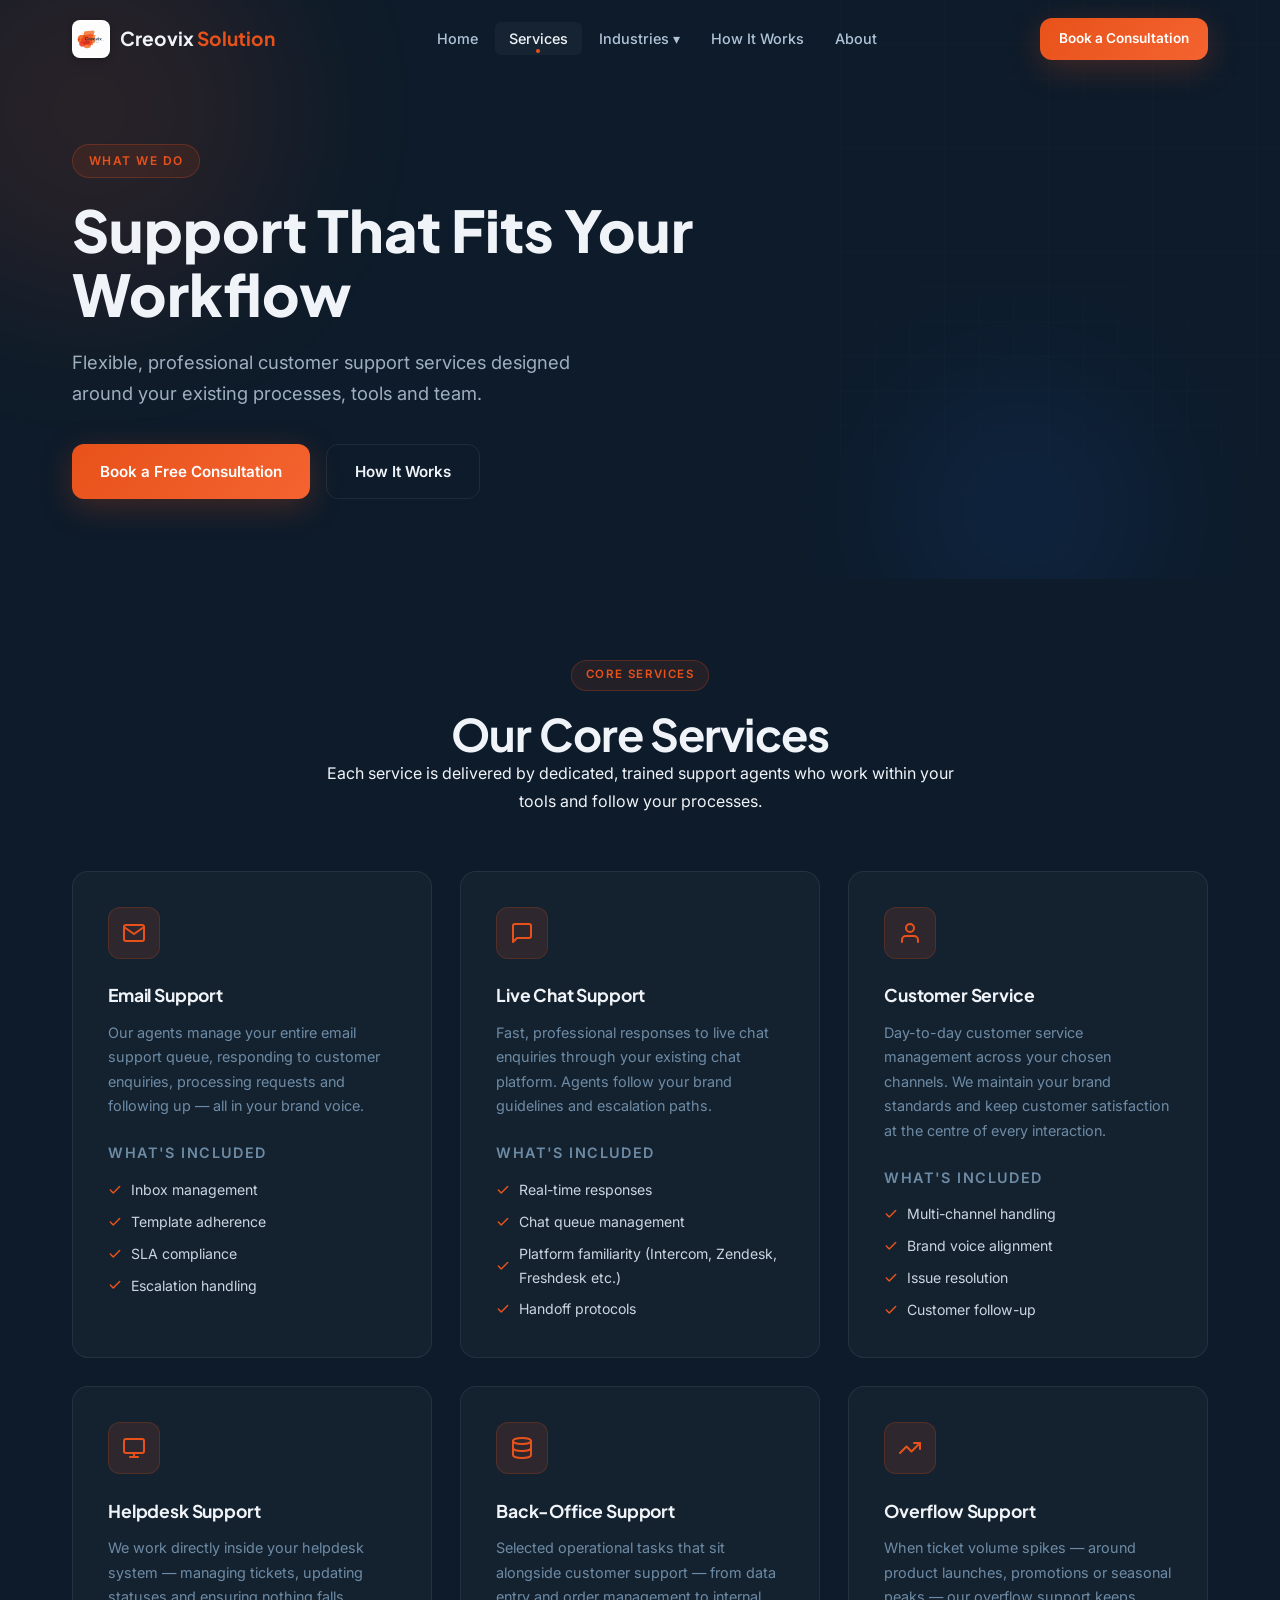
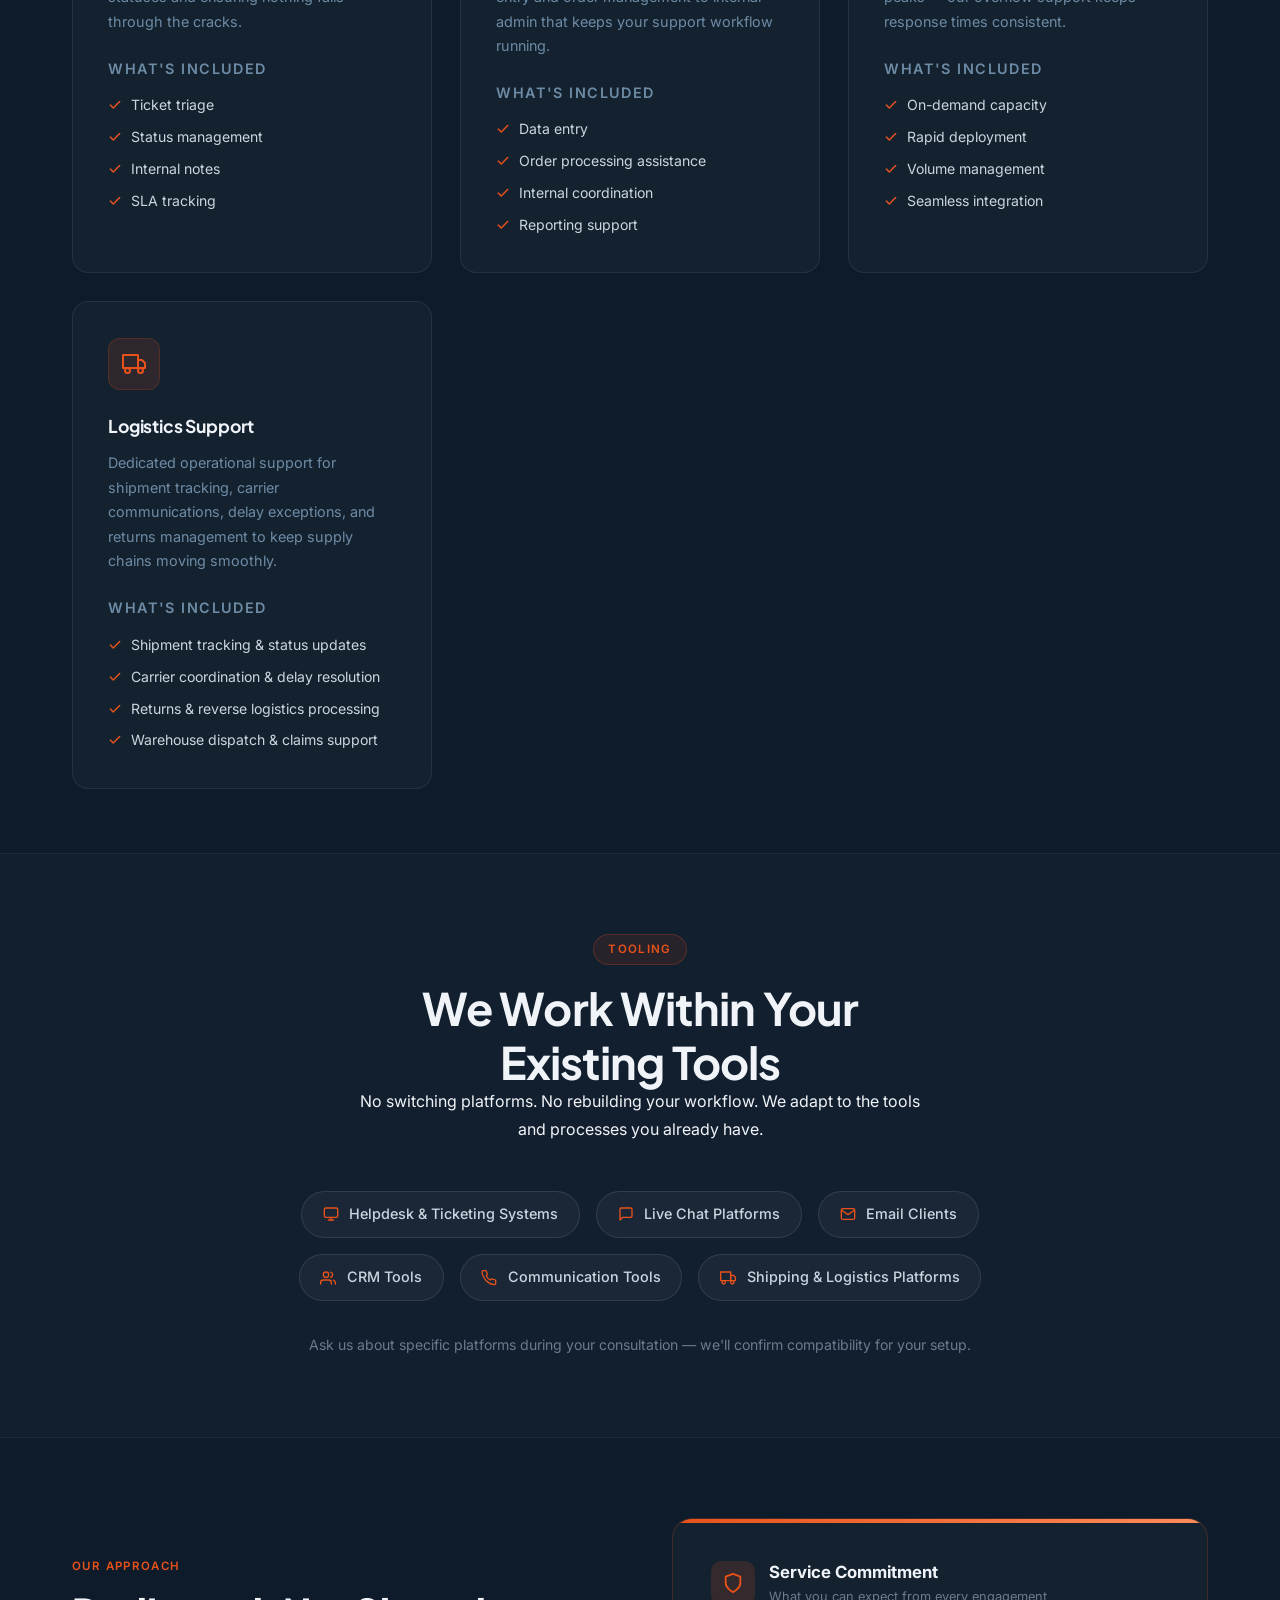
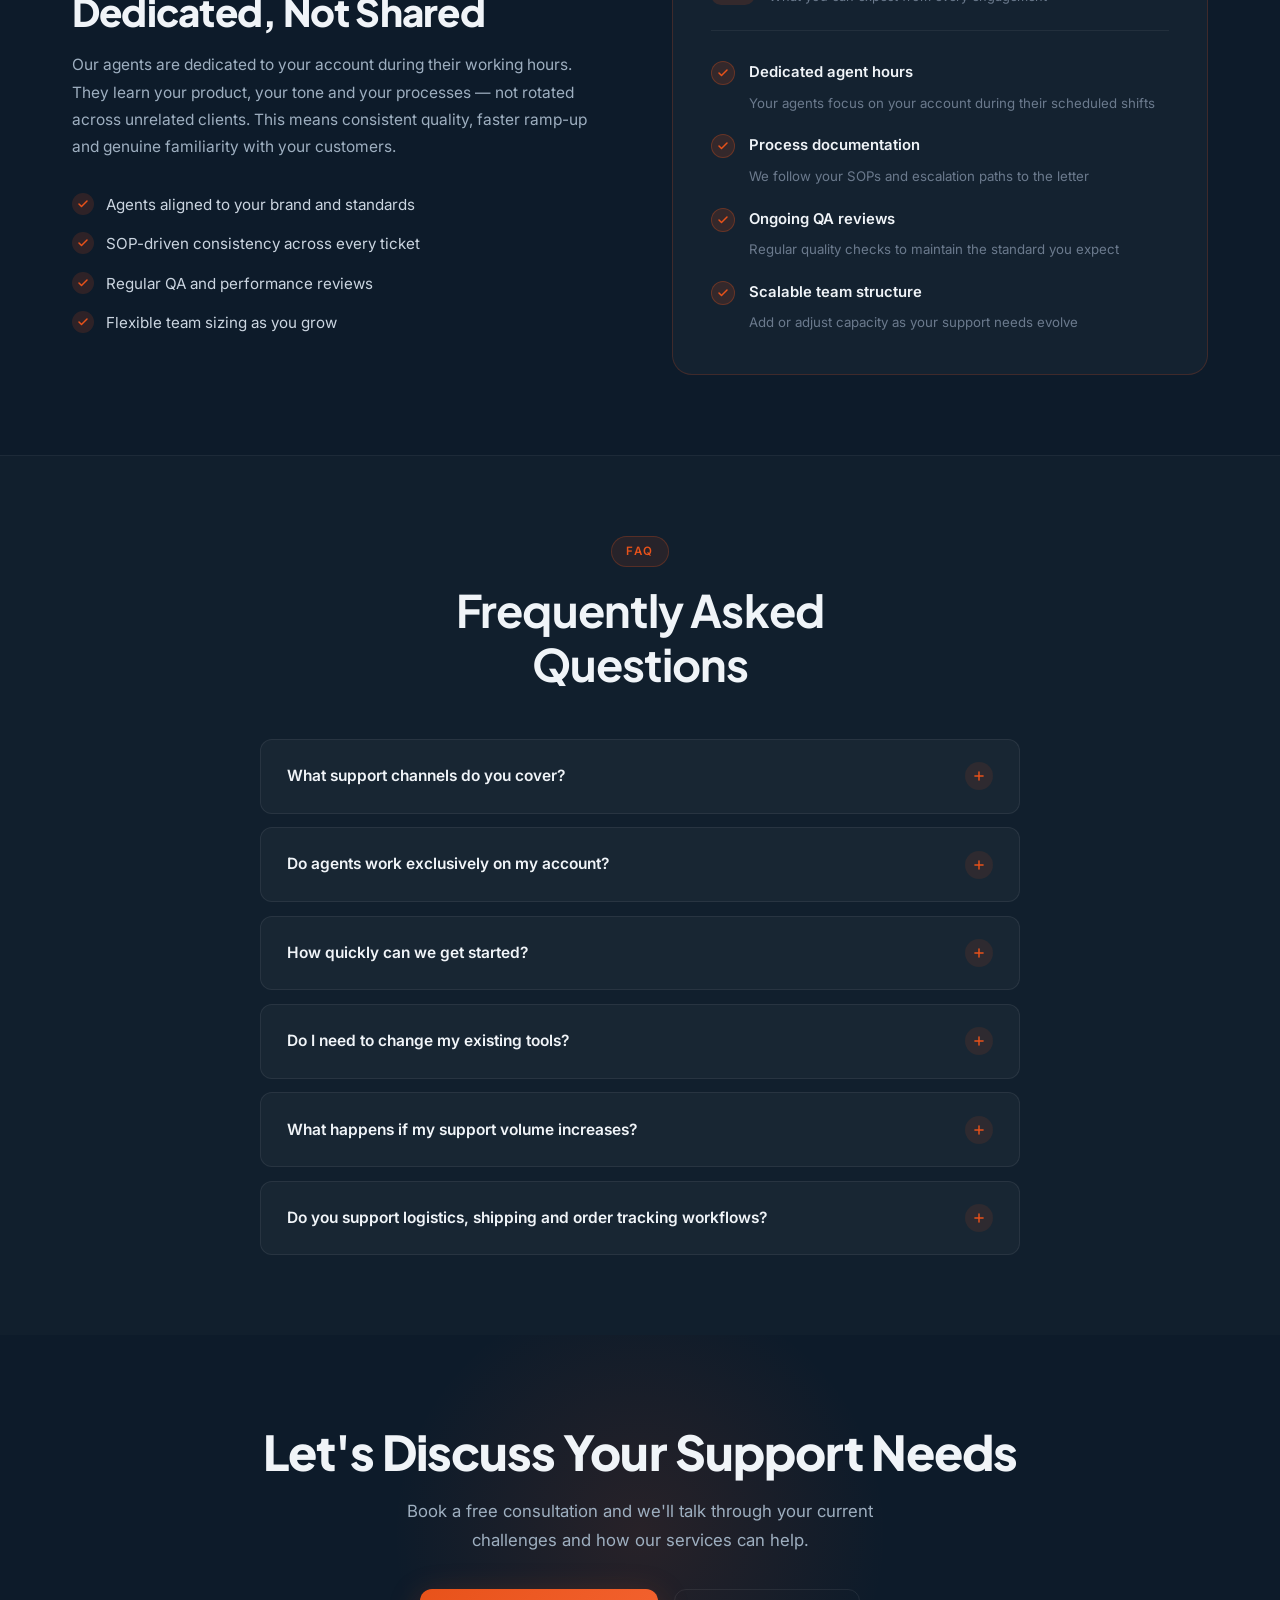
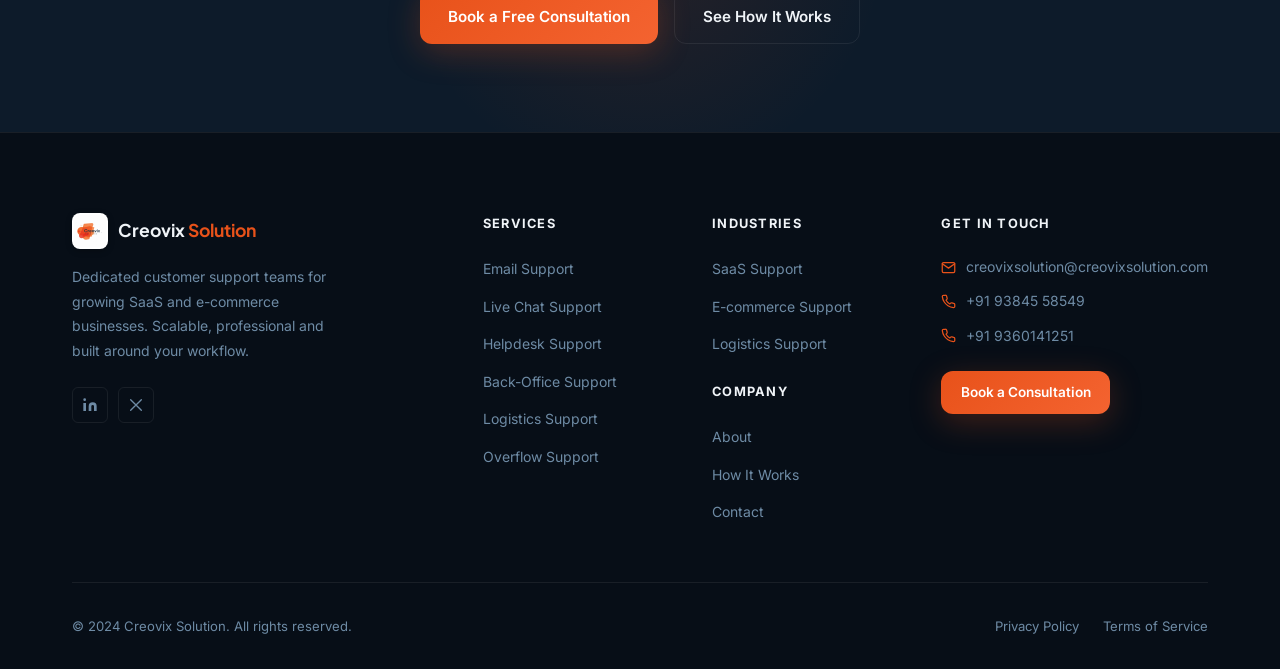
<file: services.html>
<!DOCTYPE html>
<html lang="en">
<head>
  <meta charset="UTF-8">
  <meta name="viewport" content="width=device-width, initial-scale=1.0">
  <title>Services | Creovix Solution — Customer Support Outsourcing</title>
  <meta name="description" content="Explore Creovix Solution's full range of customer support services — email support, live chat, helpdesk, back-office and overflow support for SaaS and e-commerce businesses.">
  <meta property="og:title" content="Services | Creovix Solution">
  <meta property="og:description" content="Flexible, professional customer support services designed around your existing processes, tools and team.">
  <meta property="og:type" content="website">
  <meta property="og:url" content="https://creovixsolution.com/services.html">
  <meta property="og:image" content="assets/logo.png">
  <link rel="stylesheet" href="css/styles.css">
  <style>
    /* ── Services page specific tweaks ── */
    .services-hero {
      padding: 9rem 0 5rem;
      position: relative;
      overflow: hidden;
    }
    .services-hero__bg {
      position: absolute;
      inset: 0;
      pointer-events: none;
      overflow: hidden;
    }
    .services-hero__bg svg {
      position: absolute;
      top: -60px;
      right: -80px;
      opacity: 0.06;
      width: 520px;
    }
    .services-hero__orb {
      position: absolute;
      border-radius: 50%;
      filter: blur(80px);
      opacity: 0.12;
    }
    .services-hero__orb--1 {
      width: 380px; height: 380px;
      background: #E8521A;
      top: -80px; left: -100px;
    }
    .services-hero__orb--2 {
      width: 260px; height: 260px;
      background: #1a6ee8;
      bottom: -60px; right: 10%;
    }
    .services-hero__label {
      display: inline-block;
      font-size: 0.75rem;
      font-weight: 600;
      letter-spacing: 0.12em;
      text-transform: uppercase;
      color: #E8521A;
      background: rgba(232,82,26,0.1);
      border: 1px solid rgba(232,82,26,0.25);
      border-radius: 100px;
      padding: 0.35rem 1rem;
      margin-bottom: 1.25rem;
    }
    .services-hero__heading {
      font-size: clamp(2.2rem, 5vw, 3.6rem);
      font-weight: 800;
      line-height: 1.12;
      color: #F0F4F8;
      max-width: 680px;
      margin-bottom: 1.25rem;
    }
    .services-hero__lead {
      font-size: 1.15rem;
      color: #9EAFC0;
      max-width: 560px;
      line-height: 1.7;
      margin-bottom: 2.2rem;
    }
    .services-hero__cta {
      display: flex;
      gap: 1rem;
      flex-wrap: wrap;
    }

    /* ── Core Services Grid ── */
    .services-section {
      padding: 5rem 0 4rem;
    }
    .services-section__header {
      text-align: center;
      max-width: 640px;
      margin: 0 auto 3.5rem;
    }
    .section-label {
      display: inline-block;
      font-size: 0.72rem;
      font-weight: 600;
      letter-spacing: 0.12em;
      text-transform: uppercase;
      color: #E8521A;
      background: rgba(232,82,26,0.1);
      border: 1px solid rgba(232,82,26,0.25);
      border-radius: 100px;
      padding: 0.3rem 0.9rem;
      margin-bottom: 1rem;
    }
    .services-grid {
      display: grid;
      grid-template-columns: repeat(auto-fill, minmax(340px, 1fr));
      gap: 1.75rem;
    }
    .service-card {
      background: rgba(255,255,255,0.03);
      border: 1px solid rgba(255,255,255,0.07);
      border-radius: 16px;
      padding: 2.2rem;
      transition: border-color 0.3s, transform 0.3s, box-shadow 0.3s;
      position: relative;
      overflow: hidden;
    }
    .service-card::before {
      content: '';
      position: absolute;
      top: 0; left: 0; right: 0;
      height: 3px;
      background: linear-gradient(90deg, #E8521A, rgba(232,82,26,0));
      opacity: 0;
      transition: opacity 0.3s;
    }
    .service-card:hover {
      border-color: rgba(232,82,26,0.3);
      transform: translateY(-4px);
      box-shadow: 0 16px 48px rgba(0,0,0,0.35);
    }
    .service-card:hover::before {
      opacity: 1;
    }
    .service-card__icon {
      width: 52px; height: 52px;
      background: rgba(232,82,26,0.12);
      border: 1px solid rgba(232,82,26,0.2);
      border-radius: 12px;
      display: flex;
      align-items: center;
      justify-content: center;
      margin-bottom: 1.4rem;
      color: #E8521A;
    }
    .service-card__title {
      font-size: 1.2rem;
      font-weight: 700;
      color: #F0F4F8;
      margin-bottom: 0.75rem;
    }
    .service-card__desc {
      font-size: 0.93rem;
      color: #9EAFC0;
      line-height: 1.7;
      margin-bottom: 1.4rem;
    }
    .service-card__includes-label {
      font-size: 0.72rem;
      font-weight: 600;
      letter-spacing: 0.1em;
      text-transform: uppercase;
      color: #E8521A;
      margin-bottom: 0.75rem;
    }
    .service-card__includes {
      list-style: none;
      padding: 0;
      margin: 0;
      display: flex;
      flex-direction: column;
      gap: 0.5rem;
    }
    .service-card__includes li {
      font-size: 0.88rem;
      color: #CBD5E0;
      display: flex;
      align-items: center;
      gap: 0.55rem;
    }
    .service-card__includes li svg {
      color: #E8521A;
      flex-shrink: 0;
    }

    /* ── Platforms Section ── */
    .platforms-section {
      padding: 5rem 0;
      background: rgba(255,255,255,0.02);
      border-top: 1px solid rgba(255,255,255,0.05);
      border-bottom: 1px solid rgba(255,255,255,0.05);
    }
    .platforms-section__header {
      text-align: center;
      max-width: 580px;
      margin: 0 auto 3rem;
    }
    .platforms-grid {
      display: flex;
      flex-wrap: wrap;
      gap: 1rem;
      justify-content: center;
      max-width: 800px;
      margin: 0 auto;
    }
    .platform-chip {
      display: flex;
      align-items: center;
      gap: 0.65rem;
      background: rgba(255,255,255,0.04);
      border: 1px solid rgba(255,255,255,0.1);
      border-radius: 100px;
      padding: 0.65rem 1.3rem;
      font-size: 0.9rem;
      color: #CBD5E0;
      font-weight: 500;
      transition: border-color 0.25s, background 0.25s;
      cursor: default;
    }
    .platform-chip:hover {
      border-color: rgba(232,82,26,0.4);
      background: rgba(232,82,26,0.06);
      color: #F0F4F8;
    }
    .platform-chip svg {
      color: #E8521A;
    }
    .platforms-note {
      text-align: center;
      margin-top: 2rem;
      font-size: 0.88rem;
      color: #6B7A8D;
    }

    /* ── Why Creovix Section ── */
    .why-section {
      padding: 5rem 0;
    }
    .why-section__grid {
      display: grid;
      grid-template-columns: 1fr 1fr;
      gap: 4rem;
      align-items: center;
    }
    .why-section__label {
      font-size: 0.72rem;
      font-weight: 600;
      letter-spacing: 0.12em;
      text-transform: uppercase;
      color: #E8521A;
      margin-bottom: 0.75rem;
      display: block;
    }
    .why-section__heading {
      font-size: clamp(1.8rem, 3vw, 2.6rem);
      font-weight: 800;
      color: #F0F4F8;
      line-height: 1.18;
      margin-bottom: 1.1rem;
    }
    .why-section__body {
      font-size: 0.97rem;
      color: #9EAFC0;
      line-height: 1.75;
      margin-bottom: 2rem;
    }
    .why-list {
      list-style: none;
      padding: 0;
      margin: 0;
      display: flex;
      flex-direction: column;
      gap: 0.85rem;
    }
    .why-list li {
      display: flex;
      align-items: flex-start;
      gap: 0.75rem;
      font-size: 0.95rem;
      color: #CBD5E0;
    }
    .why-list li .why-icon {
      width: 22px; height: 22px;
      background: rgba(232,82,26,0.15);
      border-radius: 50%;
      display: flex;
      align-items: center;
      justify-content: center;
      flex-shrink: 0;
      margin-top: 1px;
    }
    .why-list li .why-icon svg {
      color: #E8521A;
    }
    /* Commitment card */
    .commitment-card {
      background: rgba(255,255,255,0.03);
      border: 1px solid rgba(232,82,26,0.2);
      border-radius: 20px;
      padding: 2.4rem;
      position: relative;
      overflow: hidden;
    }
    .commitment-card::after {
      content: '';
      position: absolute;
      top: 0; left: 0; right: 0;
      height: 4px;
      background: linear-gradient(90deg, #E8521A, #ff8c5a);
      border-radius: 20px 20px 0 0;
    }
    .commitment-card__header {
      display: flex;
      align-items: center;
      gap: 0.85rem;
      margin-bottom: 1.8rem;
      padding-bottom: 1.4rem;
      border-bottom: 1px solid rgba(255,255,255,0.06);
    }
    .commitment-card__icon {
      width: 44px; height: 44px;
      background: rgba(232,82,26,0.15);
      border-radius: 10px;
      display: flex;
      align-items: center;
      justify-content: center;
      color: #E8521A;
    }
    .commitment-card__title {
      font-size: 1.05rem;
      font-weight: 700;
      color: #F0F4F8;
    }
    .commitment-card__subtitle {
      font-size: 0.8rem;
      color: #6B7A8D;
    }
    .commitment-list {
      list-style: none;
      padding: 0;
      margin: 0;
      display: flex;
      flex-direction: column;
      gap: 1.1rem;
    }
    .commitment-list li {
      display: flex;
      align-items: flex-start;
      gap: 0.85rem;
    }
    .commitment-check {
      width: 24px; height: 24px;
      background: rgba(232,82,26,0.15);
      border: 1px solid rgba(232,82,26,0.3);
      border-radius: 50%;
      display: flex;
      align-items: center;
      justify-content: center;
      flex-shrink: 0;
      margin-top: 1px;
    }
    .commitment-check svg {
      color: #E8521A;
    }
    .commitment-list li .commitment-text {
      flex: 1;
    }
    .commitment-list li .commitment-text strong {
      display: block;
      font-size: 0.93rem;
      font-weight: 600;
      color: #F0F4F8;
      margin-bottom: 0.2rem;
    }
    .commitment-list li .commitment-text span {
      font-size: 0.83rem;
      color: #6B7A8D;
    }

    /* ── FAQ Section ── */
    .faq-section {
      padding: 5rem 0;
      background: rgba(255,255,255,0.015);
      border-top: 1px solid rgba(255,255,255,0.05);
    }
    .faq-section__header {
      text-align: center;
      max-width: 540px;
      margin: 0 auto 3rem;
    }
    .faq-list {
      max-width: 760px;
      margin: 0 auto;
      display: flex;
      flex-direction: column;
      gap: 0.85rem;
    }
    .faq-item {
      background: rgba(255,255,255,0.03);
      border: 1px solid rgba(255,255,255,0.07);
      border-radius: 12px;
      overflow: hidden;
      transition: border-color 0.25s;
    }
    .faq-item.is-open {
      border-color: rgba(232,82,26,0.3);
    }
    .faq-item__question {
      width: 100%;
      background: none;
      border: none;
      padding: 1.4rem 1.6rem;
      display: flex;
      align-items: center;
      justify-content: space-between;
      gap: 1rem;
      cursor: pointer;
      text-align: left;
      font-size: 0.97rem;
      font-weight: 600;
      color: #F0F4F8;
      transition: color 0.2s;
    }
    .faq-item__question:hover {
      color: #E8521A;
    }
    .faq-item__icon {
      width: 28px; height: 28px;
      border-radius: 50%;
      background: rgba(232,82,26,0.1);
      display: flex;
      align-items: center;
      justify-content: center;
      flex-shrink: 0;
      color: #E8521A;
      transition: transform 0.3s, background 0.25s;
    }
    .faq-item.is-open .faq-item__icon {
      transform: rotate(45deg);
      background: rgba(232,82,26,0.2);
    }
    .faq-item__answer {
      max-height: 0;
      overflow: hidden;
      transition: max-height 0.35s ease, padding 0.3s;
      padding: 0 1.6rem;
      font-size: 0.92rem;
      color: #9EAFC0;
      line-height: 1.75;
    }
    .faq-item.is-open .faq-item__answer {
      max-height: 300px;
      padding: 0 1.6rem 1.4rem;
    }

    /* ── CTA Section ── */
    .services-cta {
      padding: 5.5rem 0;
      text-align: center;
      position: relative;
      overflow: hidden;
    }
    .services-cta__bg {
      position: absolute;
      inset: 0;
      pointer-events: none;
    }
    .services-cta__bg::before {
      content: '';
      position: absolute;
      width: 500px; height: 500px;
      border-radius: 50%;
      background: radial-gradient(circle, rgba(232,82,26,0.12), transparent 70%);
      top: 50%; left: 50%;
      transform: translate(-50%, -50%);
    }
    .services-cta__heading {
      font-size: clamp(1.9rem, 4vw, 3rem);
      font-weight: 800;
      color: #F0F4F8;
      margin-bottom: 1rem;
      position: relative;
    }
    .services-cta__body {
      font-size: 1.05rem;
      color: #9EAFC0;
      max-width: 520px;
      margin: 0 auto 2.2rem;
      line-height: 1.7;
      position: relative;
    }
    .services-cta__actions {
      display: flex;
      gap: 1rem;
      justify-content: center;
      flex-wrap: wrap;
      position: relative;
    }

    /* responsive */
    @media (max-width: 860px) {
      .why-section__grid {
        grid-template-columns: 1fr;
        gap: 2.5rem;
      }
      .services-grid {
        grid-template-columns: 1fr;
      }
    }
  </style>
</head>
<body>

  <!-- ════════════════════════════════
       NAVIGATION
  ═══════════════════════════════════ -->
  <nav class="nav" id="nav">
    <div class="container">
      <div class="nav__inner">
        <a href="index.html" class="nav__logo">
          <img src="assets/logo.png" alt="Creovix Solution">
          <span class="nav__logo-text">Creovix <span>Solution</span></span>
        </a>
        <ul class="nav__links">
          <li><a href="index.html" class="nav__link">Home</a></li>
          <li class="nav__item">
            <a href="services.html" class="nav__link">Services</a>
          </li>
          <li class="nav__item">
            <a href="#" class="nav__link">Industries ▾</a>
            <div class="nav__dropdown">
              <a href="saas-support.html" class="nav__dropdown-link">SaaS Support</a>
              <a href="ecommerce-support.html" class="nav__dropdown-link">E-commerce Support</a>
            <a href="logistics-support.html" class="nav__dropdown-link">Logistics Support</a>
            </div>
          </li>
          <li><a href="how-it-works.html" class="nav__link">How It Works</a></li>
          <li><a href="about.html" class="nav__link">About</a></li>
        </ul>
        <div class="nav__cta">
          <a href="contact.html" class="btn btn-primary btn-sm">Book a Consultation</a>
        </div>
        <button class="nav__hamburger" aria-label="Menu">
          <span></span><span></span><span></span>
        </button>
      </div>
    </div>
  </nav>
  <div class="nav__mobile">
    <button class="nav__mobile-close">✕</button>
    <a href="index.html" class="nav__mobile-link">Home</a>
    <a href="services.html" class="nav__mobile-link">Services</a>
    <a href="saas-support.html" class="nav__mobile-link">SaaS Support</a>
    <a href="ecommerce-support.html" class="nav__mobile-link">E-commerce Support</a>
    <a href="how-it-works.html" class="nav__mobile-link">How It Works</a>
    <a href="about.html" class="nav__mobile-link">About</a>
    <a href="contact.html" class="nav__mobile-link btn btn-primary" style="margin-top:1rem;">Book a Consultation</a>
  </div>

  <main>

    <!-- ════════════════════════════════
         HERO
    ═══════════════════════════════════ -->
    <section class="services-hero">
      <div class="services-hero__bg">
        <div class="services-hero__orb services-hero__orb--1"></div>
        <div class="services-hero__orb services-hero__orb--2"></div>
        <!-- decorative grid SVG -->
        <svg viewBox="0 0 600 600" fill="none" xmlns="http://www.w3.org/2000/svg">
          <defs>
            <pattern id="hero-grid" x="0" y="0" width="40" height="40" patternUnits="userSpaceOnUse">
              <path d="M40 0H0V40" stroke="#F0F4F8" stroke-width="0.5"/>
            </pattern>
          </defs>
          <rect width="600" height="600" fill="url(#hero-grid)"/>
        </svg>
      </div>
      <div class="container">
        <span class="services-hero__label animate-fade-up">What We Do</span>
        <h1 class="services-hero__heading animate-fade-up">Support That Fits Your Workflow</h1>
        <p class="services-hero__lead animate-fade-up">Flexible, professional customer support services designed around your existing processes, tools and team.</p>
        <div class="services-hero__cta animate-fade-up">
          <a href="contact.html" class="btn btn-primary">Book a Free Consultation</a>
          <a href="how-it-works.html" class="btn btn-secondary">How It Works</a>
        </div>
      </div>
    </section>

    <!-- ════════════════════════════════
         CORE SERVICES GRID
    ═══════════════════════════════════ -->
    <section class="services-section">
      <div class="container">
        <div class="services-section__header animate-fade-up">
          <span class="section-label">Core Services</span>
          <h2 class="section__title">Our Core Services</h2>
          <p class="section__subtitle">Each service is delivered by dedicated, trained support agents who work within your tools and follow your processes.</p>
        </div>

        <div class="services-grid">

          <!-- 1. Email Support -->
          <article class="service-card animate-fade-up">
            <div class="service-card__icon">
              <svg width="24" height="24" viewBox="0 0 24 24" fill="none" stroke="currentColor" stroke-width="2" stroke-linecap="round" stroke-linejoin="round">
                <path d="M4 4h16c1.1 0 2 .9 2 2v12c0 1.1-.9 2-2 2H4c-1.1 0-2-.9-2-2V6c0-1.1.9-2 2-2z"/>
                <polyline points="22,6 12,13 2,6"/>
              </svg>
            </div>
            <h3 class="service-card__title">Email Support</h3>
            <p class="service-card__desc">Our agents manage your entire email support queue, responding to customer enquiries, processing requests and following up — all in your brand voice.</p>
            <p class="service-card__includes-label">What's Included</p>
            <ul class="service-card__includes">
              <li>
                <svg width="14" height="14" viewBox="0 0 24 24" fill="none" stroke="currentColor" stroke-width="2.5" stroke-linecap="round" stroke-linejoin="round"><polyline points="20 6 9 17 4 12"/></svg>
                Inbox management
              </li>
              <li>
                <svg width="14" height="14" viewBox="0 0 24 24" fill="none" stroke="currentColor" stroke-width="2.5" stroke-linecap="round" stroke-linejoin="round"><polyline points="20 6 9 17 4 12"/></svg>
                Template adherence
              </li>
              <li>
                <svg width="14" height="14" viewBox="0 0 24 24" fill="none" stroke="currentColor" stroke-width="2.5" stroke-linecap="round" stroke-linejoin="round"><polyline points="20 6 9 17 4 12"/></svg>
                SLA compliance
              </li>
              <li>
                <svg width="14" height="14" viewBox="0 0 24 24" fill="none" stroke="currentColor" stroke-width="2.5" stroke-linecap="round" stroke-linejoin="round"><polyline points="20 6 9 17 4 12"/></svg>
                Escalation handling
              </li>
            </ul>
          </article>

          <!-- 2. Live Chat Support -->
          <article class="service-card animate-fade-up">
            <div class="service-card__icon">
              <svg width="24" height="24" viewBox="0 0 24 24" fill="none" stroke="currentColor" stroke-width="2" stroke-linecap="round" stroke-linejoin="round">
                <path d="M21 15a2 2 0 0 1-2 2H7l-4 4V5a2 2 0 0 1 2-2h14a2 2 0 0 1 2 2z"/>
              </svg>
            </div>
            <h3 class="service-card__title">Live Chat Support</h3>
            <p class="service-card__desc">Fast, professional responses to live chat enquiries through your existing chat platform. Agents follow your brand guidelines and escalation paths.</p>
            <p class="service-card__includes-label">What's Included</p>
            <ul class="service-card__includes">
              <li>
                <svg width="14" height="14" viewBox="0 0 24 24" fill="none" stroke="currentColor" stroke-width="2.5" stroke-linecap="round" stroke-linejoin="round"><polyline points="20 6 9 17 4 12"/></svg>
                Real-time responses
              </li>
              <li>
                <svg width="14" height="14" viewBox="0 0 24 24" fill="none" stroke="currentColor" stroke-width="2.5" stroke-linecap="round" stroke-linejoin="round"><polyline points="20 6 9 17 4 12"/></svg>
                Chat queue management
              </li>
              <li>
                <svg width="14" height="14" viewBox="0 0 24 24" fill="none" stroke="currentColor" stroke-width="2.5" stroke-linecap="round" stroke-linejoin="round"><polyline points="20 6 9 17 4 12"/></svg>
                Platform familiarity (Intercom, Zendesk, Freshdesk etc.)
              </li>
              <li>
                <svg width="14" height="14" viewBox="0 0 24 24" fill="none" stroke="currentColor" stroke-width="2.5" stroke-linecap="round" stroke-linejoin="round"><polyline points="20 6 9 17 4 12"/></svg>
                Handoff protocols
              </li>
            </ul>
          </article>

          <!-- 3. Customer Service -->
          <article class="service-card animate-fade-up">
            <div class="service-card__icon">
              <svg width="24" height="24" viewBox="0 0 24 24" fill="none" stroke="currentColor" stroke-width="2" stroke-linecap="round" stroke-linejoin="round">
                <path d="M20 21v-2a4 4 0 0 0-4-4H8a4 4 0 0 0-4 4v2"/>
                <circle cx="12" cy="7" r="4"/>
              </svg>
            </div>
            <h3 class="service-card__title">Customer Service</h3>
            <p class="service-card__desc">Day-to-day customer service management across your chosen channels. We maintain your brand standards and keep customer satisfaction at the centre of every interaction.</p>
            <p class="service-card__includes-label">What's Included</p>
            <ul class="service-card__includes">
              <li>
                <svg width="14" height="14" viewBox="0 0 24 24" fill="none" stroke="currentColor" stroke-width="2.5" stroke-linecap="round" stroke-linejoin="round"><polyline points="20 6 9 17 4 12"/></svg>
                Multi-channel handling
              </li>
              <li>
                <svg width="14" height="14" viewBox="0 0 24 24" fill="none" stroke="currentColor" stroke-width="2.5" stroke-linecap="round" stroke-linejoin="round"><polyline points="20 6 9 17 4 12"/></svg>
                Brand voice alignment
              </li>
              <li>
                <svg width="14" height="14" viewBox="0 0 24 24" fill="none" stroke="currentColor" stroke-width="2.5" stroke-linecap="round" stroke-linejoin="round"><polyline points="20 6 9 17 4 12"/></svg>
                Issue resolution
              </li>
              <li>
                <svg width="14" height="14" viewBox="0 0 24 24" fill="none" stroke="currentColor" stroke-width="2.5" stroke-linecap="round" stroke-linejoin="round"><polyline points="20 6 9 17 4 12"/></svg>
                Customer follow-up
              </li>
            </ul>
          </article>

          <!-- 4. Helpdesk Support -->
          <article class="service-card animate-fade-up">
            <div class="service-card__icon">
              <svg width="24" height="24" viewBox="0 0 24 24" fill="none" stroke="currentColor" stroke-width="2" stroke-linecap="round" stroke-linejoin="round">
                <rect x="2" y="3" width="20" height="14" rx="2" ry="2"/>
                <line x1="8" y1="21" x2="16" y2="21"/>
                <line x1="12" y1="17" x2="12" y2="21"/>
              </svg>
            </div>
            <h3 class="service-card__title">Helpdesk Support</h3>
            <p class="service-card__desc">We work directly inside your helpdesk system — managing tickets, updating statuses and ensuring nothing falls through the cracks.</p>
            <p class="service-card__includes-label">What's Included</p>
            <ul class="service-card__includes">
              <li>
                <svg width="14" height="14" viewBox="0 0 24 24" fill="none" stroke="currentColor" stroke-width="2.5" stroke-linecap="round" stroke-linejoin="round"><polyline points="20 6 9 17 4 12"/></svg>
                Ticket triage
              </li>
              <li>
                <svg width="14" height="14" viewBox="0 0 24 24" fill="none" stroke="currentColor" stroke-width="2.5" stroke-linecap="round" stroke-linejoin="round"><polyline points="20 6 9 17 4 12"/></svg>
                Status management
              </li>
              <li>
                <svg width="14" height="14" viewBox="0 0 24 24" fill="none" stroke="currentColor" stroke-width="2.5" stroke-linecap="round" stroke-linejoin="round"><polyline points="20 6 9 17 4 12"/></svg>
                Internal notes
              </li>
              <li>
                <svg width="14" height="14" viewBox="0 0 24 24" fill="none" stroke="currentColor" stroke-width="2.5" stroke-linecap="round" stroke-linejoin="round"><polyline points="20 6 9 17 4 12"/></svg>
                SLA tracking
              </li>
            </ul>
          </article>

          <!-- 5. Back-Office Support -->
          <article class="service-card animate-fade-up">
            <div class="service-card__icon">
              <svg width="24" height="24" viewBox="0 0 24 24" fill="none" stroke="currentColor" stroke-width="2" stroke-linecap="round" stroke-linejoin="round">
                <ellipse cx="12" cy="5" rx="9" ry="3"/>
                <path d="M21 12c0 1.66-4 3-9 3s-9-1.34-9-3"/>
                <path d="M3 5v14c0 1.66 4 3 9 3s9-1.34 9-3V5"/>
              </svg>
            </div>
            <h3 class="service-card__title">Back-Office Support</h3>
            <p class="service-card__desc">Selected operational tasks that sit alongside customer support — from data entry and order management to internal admin that keeps your support workflow running.</p>
            <p class="service-card__includes-label">What's Included</p>
            <ul class="service-card__includes">
              <li>
                <svg width="14" height="14" viewBox="0 0 24 24" fill="none" stroke="currentColor" stroke-width="2.5" stroke-linecap="round" stroke-linejoin="round"><polyline points="20 6 9 17 4 12"/></svg>
                Data entry
              </li>
              <li>
                <svg width="14" height="14" viewBox="0 0 24 24" fill="none" stroke="currentColor" stroke-width="2.5" stroke-linecap="round" stroke-linejoin="round"><polyline points="20 6 9 17 4 12"/></svg>
                Order processing assistance
              </li>
              <li>
                <svg width="14" height="14" viewBox="0 0 24 24" fill="none" stroke="currentColor" stroke-width="2.5" stroke-linecap="round" stroke-linejoin="round"><polyline points="20 6 9 17 4 12"/></svg>
                Internal coordination
              </li>
              <li>
                <svg width="14" height="14" viewBox="0 0 24 24" fill="none" stroke="currentColor" stroke-width="2.5" stroke-linecap="round" stroke-linejoin="round"><polyline points="20 6 9 17 4 12"/></svg>
                Reporting support
              </li>
            </ul>
          </article>

          <!-- 6. Overflow Support -->
          <article class="service-card animate-fade-up">
            <div class="service-card__icon">
              <svg width="24" height="24" viewBox="0 0 24 24" fill="none" stroke="currentColor" stroke-width="2" stroke-linecap="round" stroke-linejoin="round">
                <polyline points="22 7 13.5 15.5 8.5 10.5 2 17"/>
                <polyline points="16 7 22 7 22 13"/>
              </svg>
            </div>
            <h3 class="service-card__title">Overflow Support</h3>
            <p class="service-card__desc">When ticket volume spikes — around product launches, promotions or seasonal peaks — our overflow support keeps response times consistent.</p>
            <p class="service-card__includes-label">What's Included</p>
            <ul class="service-card__includes">
              <li>
                <svg width="14" height="14" viewBox="0 0 24 24" fill="none" stroke="currentColor" stroke-width="2.5" stroke-linecap="round" stroke-linejoin="round"><polyline points="20 6 9 17 4 12"/></svg>
                On-demand capacity
              </li>
              <li>
                <svg width="14" height="14" viewBox="0 0 24 24" fill="none" stroke="currentColor" stroke-width="2.5" stroke-linecap="round" stroke-linejoin="round"><polyline points="20 6 9 17 4 12"/></svg>
                Rapid deployment
              </li>
              <li>
                <svg width="14" height="14" viewBox="0 0 24 24" fill="none" stroke="currentColor" stroke-width="2.5" stroke-linecap="round" stroke-linejoin="round"><polyline points="20 6 9 17 4 12"/></svg>
                Volume management
              </li>
              <li>
                <svg width="14" height="14" viewBox="0 0 24 24" fill="none" stroke="currentColor" stroke-width="2.5" stroke-linecap="round" stroke-linejoin="round"><polyline points="20 6 9 17 4 12"/></svg>
                Seamless integration
              </li>
            </ul>
          </article>

          <!-- 7. Logistics Support -->
          <article class="service-card animate-fade-up">
            <div class="service-card__icon">
              <svg width="24" height="24" viewBox="0 0 24 24" fill="none" stroke="currentColor" stroke-width="2" stroke-linecap="round" stroke-linejoin="round">
                <rect x="1" y="3" width="15" height="13"/>
                <polygon points="16 8 20 8 23 11 23 16 16 16 16 8"/>
                <circle cx="5.5" cy="18.5" r="2.5"/>
                <circle cx="18.5" cy="18.5" r="2.5"/>
              </svg>
            </div>
            <h3 class="service-card__title">Logistics Support</h3>
            <p class="service-card__desc">Dedicated operational support for shipment tracking, carrier communications, delay exceptions, and returns management to keep supply chains moving smoothly.</p>
            <p class="service-card__includes-label">What's Included</p>
            <ul class="service-card__includes">
              <li>
                <svg width="14" height="14" viewBox="0 0 24 24" fill="none" stroke="currentColor" stroke-width="2.5" stroke-linecap="round" stroke-linejoin="round"><polyline points="20 6 9 17 4 12"/></svg>
                Shipment tracking &amp; status updates
              </li>
              <li>
                <svg width="14" height="14" viewBox="0 0 24 24" fill="none" stroke="currentColor" stroke-width="2.5" stroke-linecap="round" stroke-linejoin="round"><polyline points="20 6 9 17 4 12"/></svg>
                Carrier coordination &amp; delay resolution
              </li>
              <li>
                <svg width="14" height="14" viewBox="0 0 24 24" fill="none" stroke="currentColor" stroke-width="2.5" stroke-linecap="round" stroke-linejoin="round"><polyline points="20 6 9 17 4 12"/></svg>
                Returns &amp; reverse logistics processing
              </li>
              <li>
                <svg width="14" height="14" viewBox="0 0 24 24" fill="none" stroke="currentColor" stroke-width="2.5" stroke-linecap="round" stroke-linejoin="round"><polyline points="20 6 9 17 4 12"/></svg>
                Warehouse dispatch &amp; claims support
              </li>
            </ul>
          </article>

        </div>
      </div>
    </section>

    <!-- ════════════════════════════════
         PLATFORMS SECTION
    ═══════════════════════════════════ -->
    <section class="platforms-section">
      <div class="container">
        <div class="platforms-section__header animate-fade-up">
          <span class="section-label">Tooling</span>
          <h2 class="section__title">We Work Within Your Existing Tools</h2>
          <p class="section__subtitle">No switching platforms. No rebuilding your workflow. We adapt to the tools and processes you already have.</p>
        </div>

        <div class="platforms-grid animate-fade-up">

          <div class="platform-chip">
            <svg width="16" height="16" viewBox="0 0 24 24" fill="none" stroke="currentColor" stroke-width="2" stroke-linecap="round" stroke-linejoin="round">
              <rect x="2" y="3" width="20" height="14" rx="2"/><line x1="8" y1="21" x2="16" y2="21"/><line x1="12" y1="17" x2="12" y2="21"/>
            </svg>
            Helpdesk &amp; Ticketing Systems
          </div>

          <div class="platform-chip">
            <svg width="16" height="16" viewBox="0 0 24 24" fill="none" stroke="currentColor" stroke-width="2" stroke-linecap="round" stroke-linejoin="round">
              <path d="M21 15a2 2 0 0 1-2 2H7l-4 4V5a2 2 0 0 1 2-2h14a2 2 0 0 1 2 2z"/>
            </svg>
            Live Chat Platforms
          </div>

          <div class="platform-chip">
            <svg width="16" height="16" viewBox="0 0 24 24" fill="none" stroke="currentColor" stroke-width="2" stroke-linecap="round" stroke-linejoin="round">
              <path d="M4 4h16c1.1 0 2 .9 2 2v12c0 1.1-.9 2-2 2H4c-1.1 0-2-.9-2-2V6c0-1.1.9-2 2-2z"/><polyline points="22,6 12,13 2,6"/>
            </svg>
            Email Clients
          </div>

          <div class="platform-chip">
            <svg width="16" height="16" viewBox="0 0 24 24" fill="none" stroke="currentColor" stroke-width="2" stroke-linecap="round" stroke-linejoin="round">
              <path d="M17 21v-2a4 4 0 0 0-4-4H5a4 4 0 0 0-4 4v2"/><circle cx="9" cy="7" r="4"/><path d="M23 21v-2a4 4 0 0 0-3-3.87"/><path d="M16 3.13a4 4 0 0 1 0 7.75"/>
            </svg>
            CRM Tools
          </div>

          <div class="platform-chip">
            <svg width="16" height="16" viewBox="0 0 24 24" fill="none" stroke="currentColor" stroke-width="2" stroke-linecap="round" stroke-linejoin="round">
              <path d="M22 16.92v3a2 2 0 0 1-2.18 2 19.79 19.79 0 0 1-8.63-3.07A19.5 19.5 0 0 1 4.69 12 19.79 19.79 0 0 1 1.61 3.42 2 2 0 0 1 3.58 1h3a2 2 0 0 1 2 1.72c.127.96.361 1.903.7 2.81a2 2 0 0 1-.45 2.11L7.91 8.96a16 16 0 0 0 6.06 6.06l1.02-.91a2 2 0 0 1 2.11-.45c.907.339 1.85.573 2.81.7A2 2 0 0 1 22 16.92z"/>
            </svg>
            Communication Tools
          </div>

          <div class="platform-chip">
            <svg width="16" height="16" viewBox="0 0 24 24" fill="none" stroke="currentColor" stroke-width="2" stroke-linecap="round" stroke-linejoin="round">
              <rect x="1" y="3" width="15" height="13"/>
              <polygon points="16 8 20 8 23 11 23 16 16 16 16 8"/>
              <circle cx="5.5" cy="18.5" r="2.5"/>
              <circle cx="18.5" cy="18.5" r="2.5"/>
            </svg>
            Shipping &amp; Logistics Platforms
          </div>

        </div>

        <p class="platforms-note animate-fade-up">Ask us about specific platforms during your consultation — we'll confirm compatibility for your setup.</p>
      </div>
    </section>

    <!-- ════════════════════════════════
         WHY CREOVIX SECTION
    ═══════════════════════════════════ -->
    <section class="why-section">
      <div class="container">
        <div class="why-section__grid">

          <!-- Left: Content -->
          <div class="animate-fade-up">
            <span class="why-section__label">Our Approach</span>
            <h2 class="why-section__heading">Dedicated, Not Shared</h2>
            <p class="why-section__body">Our agents are dedicated to your account during their working hours. They learn your product, your tone and your processes — not rotated across unrelated clients. This means consistent quality, faster ramp-up and genuine familiarity with your customers.</p>
            <ul class="why-list">
              <li>
                <span class="why-icon">
                  <svg width="12" height="12" viewBox="0 0 24 24" fill="none" stroke="currentColor" stroke-width="3" stroke-linecap="round" stroke-linejoin="round"><polyline points="20 6 9 17 4 12"/></svg>
                </span>
                Agents aligned to your brand and standards
              </li>
              <li>
                <span class="why-icon">
                  <svg width="12" height="12" viewBox="0 0 24 24" fill="none" stroke="currentColor" stroke-width="3" stroke-linecap="round" stroke-linejoin="round"><polyline points="20 6 9 17 4 12"/></svg>
                </span>
                SOP-driven consistency across every ticket
              </li>
              <li>
                <span class="why-icon">
                  <svg width="12" height="12" viewBox="0 0 24 24" fill="none" stroke="currentColor" stroke-width="3" stroke-linecap="round" stroke-linejoin="round"><polyline points="20 6 9 17 4 12"/></svg>
                </span>
                Regular QA and performance reviews
              </li>
              <li>
                <span class="why-icon">
                  <svg width="12" height="12" viewBox="0 0 24 24" fill="none" stroke="currentColor" stroke-width="3" stroke-linecap="round" stroke-linejoin="round"><polyline points="20 6 9 17 4 12"/></svg>
                </span>
                Flexible team sizing as you grow
              </li>
            </ul>
          </div>

          <!-- Right: Commitment Card -->
          <div class="animate-fade-up">
            <div class="commitment-card">
              <div class="commitment-card__header">
                <div class="commitment-card__icon">
                  <svg width="22" height="22" viewBox="0 0 24 24" fill="none" stroke="currentColor" stroke-width="2" stroke-linecap="round" stroke-linejoin="round">
                    <path d="M12 22s8-4 8-10V5l-8-3-8 3v7c0 6 8 10 8 10z"/>
                  </svg>
                </div>
                <div>
                  <div class="commitment-card__title">Service Commitment</div>
                  <div class="commitment-card__subtitle">What you can expect from every engagement</div>
                </div>
              </div>
              <ul class="commitment-list">
                <li>
                  <span class="commitment-check">
                    <svg width="12" height="12" viewBox="0 0 24 24" fill="none" stroke="currentColor" stroke-width="3" stroke-linecap="round" stroke-linejoin="round"><polyline points="20 6 9 17 4 12"/></svg>
                  </span>
                  <div class="commitment-text">
                    <strong>Dedicated agent hours</strong>
                    <span>Your agents focus on your account during their scheduled shifts</span>
                  </div>
                </li>
                <li>
                  <span class="commitment-check">
                    <svg width="12" height="12" viewBox="0 0 24 24" fill="none" stroke="currentColor" stroke-width="3" stroke-linecap="round" stroke-linejoin="round"><polyline points="20 6 9 17 4 12"/></svg>
                  </span>
                  <div class="commitment-text">
                    <strong>Process documentation</strong>
                    <span>We follow your SOPs and escalation paths to the letter</span>
                  </div>
                </li>
                <li>
                  <span class="commitment-check">
                    <svg width="12" height="12" viewBox="0 0 24 24" fill="none" stroke="currentColor" stroke-width="3" stroke-linecap="round" stroke-linejoin="round"><polyline points="20 6 9 17 4 12"/></svg>
                  </span>
                  <div class="commitment-text">
                    <strong>Ongoing QA reviews</strong>
                    <span>Regular quality checks to maintain the standard you expect</span>
                  </div>
                </li>
                <li>
                  <span class="commitment-check">
                    <svg width="12" height="12" viewBox="0 0 24 24" fill="none" stroke="currentColor" stroke-width="3" stroke-linecap="round" stroke-linejoin="round"><polyline points="20 6 9 17 4 12"/></svg>
                  </span>
                  <div class="commitment-text">
                    <strong>Scalable team structure</strong>
                    <span>Add or adjust capacity as your support needs evolve</span>
                  </div>
                </li>
              </ul>
            </div>
          </div>

        </div>
      </div>
    </section>

    <!-- ════════════════════════════════
         FAQ SECTION
    ═══════════════════════════════════ -->
    <section class="faq-section">
      <div class="container">
        <div class="faq-section__header animate-fade-up">
          <span class="section-label">FAQ</span>
          <h2 class="section__title">Frequently Asked Questions</h2>
        </div>

        <div class="faq-list animate-fade-up">

          <div class="faq-item">
            <button class="faq-item__question" aria-expanded="false">
              What support channels do you cover?
              <span class="faq-item__icon">
                <svg width="14" height="14" viewBox="0 0 24 24" fill="none" stroke="currentColor" stroke-width="2.5" stroke-linecap="round" stroke-linejoin="round"><line x1="12" y1="5" x2="12" y2="19"/><line x1="5" y1="12" x2="19" y2="12"/></svg>
              </span>
            </button>
            <div class="faq-item__answer">
              We currently provide email and live chat support. We work within your existing helpdesk, ticketing and messaging platforms.
            </div>
          </div>

          <div class="faq-item">
            <button class="faq-item__question" aria-expanded="false">
              Do agents work exclusively on my account?
              <span class="faq-item__icon">
                <svg width="14" height="14" viewBox="0 0 24 24" fill="none" stroke="currentColor" stroke-width="2.5" stroke-linecap="round" stroke-linejoin="round"><line x1="12" y1="5" x2="12" y2="19"/><line x1="5" y1="12" x2="19" y2="12"/></svg>
              </span>
            </button>
            <div class="faq-item__answer">
              Our agents are dedicated to your account during their working hours. We do not rotate agents across unrelated accounts without your knowledge.
            </div>
          </div>

          <div class="faq-item">
            <button class="faq-item__question" aria-expanded="false">
              How quickly can we get started?
              <span class="faq-item__icon">
                <svg width="14" height="14" viewBox="0 0 24 24" fill="none" stroke="currentColor" stroke-width="2.5" stroke-linecap="round" stroke-linejoin="round"><line x1="12" y1="5" x2="12" y2="19"/><line x1="5" y1="12" x2="19" y2="12"/></svg>
              </span>
            </button>
            <div class="faq-item__answer">
              Onboarding typically takes 2–4 weeks depending on the complexity of your processes and documentation requirements.
            </div>
          </div>

          <div class="faq-item">
            <button class="faq-item__question" aria-expanded="false">
              Do I need to change my existing tools?
              <span class="faq-item__icon">
                <svg width="14" height="14" viewBox="0 0 24 24" fill="none" stroke="currentColor" stroke-width="2.5" stroke-linecap="round" stroke-linejoin="round"><line x1="12" y1="5" x2="12" y2="19"/><line x1="5" y1="12" x2="19" y2="12"/></svg>
              </span>
            </button>
            <div class="faq-item__answer">
              No. We adapt to your existing platforms and workflow. No migration or tool change is required.
            </div>
          </div>

          <div class="faq-item">
            <button class="faq-item__question" aria-expanded="false">
              What happens if my support volume increases?
              <span class="faq-item__icon">
                <svg width="14" height="14" viewBox="0 0 24 24" fill="none" stroke="currentColor" stroke-width="2.5" stroke-linecap="round" stroke-linejoin="round"><line x1="12" y1="5" x2="12" y2="19"/><line x1="5" y1="12" x2="19" y2="12"/></svg>
              </span>
            </button>
            <div class="faq-item__answer">
              We can scale your team to match growing demand. Overflow and scaling arrangements are discussed during onboarding.
            </div>
          </div>

          <div class="faq-item">
            <button class="faq-item__question" aria-expanded="false">
              Do you support logistics, shipping and order tracking workflows?
              <span class="faq-item__icon">
                <svg width="14" height="14" viewBox="0 0 24 24" fill="none" stroke="currentColor" stroke-width="2.5" stroke-linecap="round" stroke-linejoin="round"><line x1="12" y1="5" x2="12" y2="19"/><line x1="5" y1="12" x2="19" y2="12"/></svg>
              </span>
            </button>
            <div class="faq-item__answer">
              Yes. Our logistics support agents handle order tracking inquiries, carrier escalations, delivery exceptions, lost shipment claims, and return logistics directly within your existing order management and helpdesk tools.
            </div>
          </div>

        </div>
      </div>
    </section>

    <!-- ════════════════════════════════
         CTA SECTION
    ═══════════════════════════════════ -->
    <section class="services-cta">
      <div class="services-cta__bg"></div>
      <div class="container">
        <h2 class="services-cta__heading animate-fade-up">Let's Discuss Your Support Needs</h2>
        <p class="services-cta__body animate-fade-up">Book a free consultation and we'll talk through your current challenges and how our services can help.</p>
        <div class="services-cta__actions animate-fade-up">
          <a href="contact.html" class="btn btn-primary">Book a Free Consultation</a>
          <a href="how-it-works.html" class="btn btn-secondary">See How It Works</a>
        </div>
      </div>
    </section>

  </main>

  <!-- ════════════════════════════════
       FOOTER
  ═══════════════════════════════════ -->
  <footer class="footer">
    <div class="container">
      <div class="footer__top">
        <div class="footer__brand">
          <div class="footer__brand-logo">
            <img src="assets/logo.png" alt="Creovix Solution">
            <span class="footer__brand-name">Creovix <span>Solution</span></span>
          </div>
          <p>Dedicated customer support teams for growing SaaS and e-commerce businesses. Scalable, professional and built around your workflow.</p>
          <div class="footer__socials">
            <a href="#" class="footer__social" aria-label="LinkedIn">
              <svg width="16" height="16" viewBox="0 0 24 24" fill="currentColor"><path d="M16 8a6 6 0 0 1 6 6v7h-4v-7a2 2 0 0 0-2-2 2 2 0 0 0-2 2v7h-4v-7a6 6 0 0 1 6-6zM2 9h4v12H2z"/><circle cx="4" cy="4" r="2"/></svg>
            </a>
            <a href="#" class="footer__social" aria-label="Twitter/X">
              <svg width="16" height="16" viewBox="0 0 24 24" fill="currentColor"><path d="M4 4l16 16M20 4L4 20" stroke="currentColor" stroke-width="2" stroke-linecap="round" fill="none"/></svg>
            </a>
          </div>
        </div>
        <div>
          <p class="footer__col-title">Services</p>
          <ul class="footer__links">
            <li><a href="services.html" class="footer__link">Email Support</a></li>
            <li><a href="services.html" class="footer__link">Live Chat Support</a></li>
            <li><a href="services.html" class="footer__link">Helpdesk Support</a></li>
            <li><a href="services.html" class="footer__link">Back-Office Support</a></li>
            <li><a href="services.html" class="footer__link">Logistics Support</a></li>
          <li><a href="services.html" class="footer__link">Overflow Support</a></li>
          </ul>
        </div>
        <div>
          <p class="footer__col-title">Industries</p>
          <ul class="footer__links">
            <li><a href="saas-support.html" class="footer__link">SaaS Support</a></li>
            <li><a href="ecommerce-support.html" class="footer__link">E-commerce Support</a></li>
          <li><a href="logistics-support.html" class="footer__link">Logistics Support</a></li>
          </ul>
          <p class="footer__col-title" style="margin-top:1.5rem;">Company</p>
          <ul class="footer__links">
            <li><a href="about.html" class="footer__link">About</a></li>
            <li><a href="how-it-works.html" class="footer__link">How It Works</a></li>
            <li><a href="contact.html" class="footer__link">Contact</a></li>
          </ul>
        </div>
        <div>
          <p class="footer__col-title">Get in Touch</p>
          <div class="footer__contact-item">
          <svg width="15" height="15" viewBox="0 0 24 24" fill="none" stroke="currentColor" stroke-width="2" stroke-linecap="round" stroke-linejoin="round"><path d="M4 4h16c1.1 0 2 .9 2 2v12c0 1.1-.9 2-2 2H4c-1.1 0-2-.9-2-2V6c0-1.1.9-2 2-2z"/><polyline points="22,6 12,13 2,6"/></svg>
          <a href="mailto:creovixsolution@creovixsolution.com">creovixsolution@creovixsolution.com</a>
        </div>
        <div class="footer__contact-item">
          <svg width="15" height="15" viewBox="0 0 24 24" fill="none" stroke="currentColor" stroke-width="2" stroke-linecap="round" stroke-linejoin="round"><path d="M22 16.92v3a2 2 0 0 1-2.18 2 19.79 19.79 0 0 1-8.63-3.07 19.5 19.5 0 0 1-6-6 19.79 19.79 0 0 1-3.07-8.67A2 2 0 0 1 4.11 2h3a2 2 0 0 1 2 1.72 12.84 12.84 0 0 0 .7 2.81 2 2 0 0 1-.45 2.11L8.09 9.91a16 16 0 0 0 6 6l1.27-1.27a2 2 0 0 1 2.11-.45 12.84 12.84 0 0 0 2.81.7A2 2 0 0 1 22 16.92z"/></svg>
          <a href="tel:+919384558549">+91 93845 58549</a>
        </div>
        <div class="footer__contact-item">
          <svg width="15" height="15" viewBox="0 0 24 24" fill="none" stroke="currentColor" stroke-width="2" stroke-linecap="round" stroke-linejoin="round"><path d="M22 16.92v3a2 2 0 0 1-2.18 2 19.79 19.79 0 0 1-8.63-3.07 19.5 19.5 0 0 1-6-6 19.79 19.79 0 0 1-3.07-8.67A2 2 0 0 1 4.11 2h3a2 2 0 0 1 2 1.72 12.84 12.84 0 0 0 .7 2.81 2 2 0 0 1-.45 2.11L8.09 9.91a16 16 0 0 0 6 6l1.27-1.27a2 2 0 0 1 2.11-.45 12.84 12.84 0 0 0 2.81.7A2 2 0 0 1 22 16.92z"/></svg>
          <a href="tel:+919360141251">+91 9360141251</a>
        </div>
          <div style="margin-top:1.5rem;">
            <a href="contact.html" class="btn btn-primary btn-sm">Book a Consultation</a>
          </div>
        </div>
      </div>
      <div class="footer__bottom">
        <p class="footer__copy">© 2024 Creovix Solution. All rights reserved.</p>
        <div class="footer__legal">
          <a href="#">Privacy Policy</a>
          <a href="#">Terms of Service</a>
        </div>
      </div>
    </div>
  </footer>

  <script src="js/main.js"></script>
  <script>
    // FAQ accordion
    document.querySelectorAll('.faq-item__question').forEach(function(btn) {
      btn.addEventListener('click', function() {
        var item = this.closest('.faq-item');
        var isOpen = item.classList.contains('is-open');
        // Close all
        document.querySelectorAll('.faq-item').forEach(function(el) {
          el.classList.remove('is-open');
          el.querySelector('.faq-item__question').setAttribute('aria-expanded', 'false');
        });
        // Toggle current
        if (!isOpen) {
          item.classList.add('is-open');
          this.setAttribute('aria-expanded', 'true');
        }
      });
    });
  </script>

</body>
</html>
</file>
<file: css/styles.css>
/* =========================================================
   Creovix Solution — Global Design System
   ========================================================= */

/* --- Google Fonts --- */
@import url('https://fonts.googleapis.com/css2?family=Inter:wght@300;400;500;600;700;800&family=Plus+Jakarta+Sans:wght@400;500;600;700;800&display=swap');

/* --- CSS Custom Properties --- */
:root {
  /* Core Palette */
  --navy-950: #070E17;
  --navy-900: #0D1B2A;
  --navy-800: #142233;
  --navy-700: #1B2D42;
  --navy-600: #243852;
  --navy-500: #2E4A68;
  --navy-400: #3D6080;

  /* Accent — warm orange from logo */
  --accent:        #E8521A;
  --accent-light:  #F46330;
  --accent-subtle: rgba(232, 82, 26, 0.12);
  --accent-glow:   rgba(232, 82, 26, 0.25);

  /* Text */
  --text-primary:  #F0F4F8;
  --text-secondary:#B0C4D8;
  --text-muted:    #6E8BA5;
  --text-inverse:  #0D1B2A;

  /* Aliases for cross-page compatibility */
  --color-bg:         var(--navy-900);
  --color-surface:    var(--navy-800);
  --color-surface-2:  var(--navy-700);
  --color-accent:     var(--accent);
  --color-accent-light: var(--accent-light);
  --color-accent-subtle: var(--accent-subtle);
  --color-text:       var(--text-primary);
  --color-text-muted: var(--text-secondary);
  --color-text-subtle:var(--text-muted);
  --color-border:     var(--border);

  /* Borders & surfaces */
  --border:        rgba(255,255,255,0.07);
  --border-hover:  rgba(232, 82, 26, 0.35);
  --surface:       rgba(255,255,255,0.04);
  --surface-hover: rgba(255,255,255,0.07);
  --glass:         rgba(255,255,255,0.05);
  --glass-border:  rgba(255,255,255,0.09);

  /* Gradients */
  --grad-hero:  linear-gradient(135deg, #070E17 0%, #0D1B2A 50%, #142233 100%);
  --grad-card:  linear-gradient(135deg, rgba(255,255,255,0.06) 0%, rgba(255,255,255,0.02) 100%);
  --grad-accent:linear-gradient(135deg, #E8521A 0%, #F46330 100%);
  --grad-subtle:linear-gradient(180deg, #0D1B2A 0%, #070E17 100%);

  /* Shadows */
  --shadow-sm:  0 2px 8px rgba(0,0,0,0.3);
  --shadow-md:  0 8px 24px rgba(0,0,0,0.35);
  --shadow-lg:  0 16px 48px rgba(0,0,0,0.4);
  --shadow-accent: 0 8px 32px rgba(232, 82, 26, 0.25);

  /* Typography */
  --font-sans:    'Inter', sans-serif;
  --font-display: 'Plus Jakarta Sans', sans-serif;

  /* Spacing */
  --section-py: clamp(5rem, 8vw, 7rem);
  --container:  1200px;
  --gutter:     clamp(1rem, 5vw, 2rem);

  /* Radius */
  --radius-sm:  6px;
  --radius-md:  12px;
  --radius-lg:  18px;
  --radius-xl:  24px;
  --radius-full:9999px;

  /* Transitions */
  --ease:       cubic-bezier(0.4, 0, 0.2, 1);
  --ease-out:   cubic-bezier(0, 0, 0.2, 1);
  --duration:   280ms;
}

/* --- Reset & Base --- */
*, *::before, *::after { box-sizing: border-box; margin: 0; padding: 0; }

html {
  scroll-behavior: smooth;
  -webkit-text-size-adjust: 100%;
}

body {
  font-family: var(--font-sans);
  background-color: var(--navy-900);
  color: var(--text-primary);
  line-height: 1.7;
  font-size: 16px;
  overflow-x: hidden;
  -webkit-font-smoothing: antialiased;
  -moz-osx-font-smoothing: grayscale;
}

img { max-width: 100%; height: auto; display: block; }
a  { color: inherit; text-decoration: none; }
ul, ol { list-style: none; }
button { cursor: pointer; border: none; background: none; font: inherit; }
input, textarea, select { font: inherit; }

/* --- Layout --- */
.container {
  max-width: var(--container);
  margin: 0 auto;
  padding: 0 var(--gutter);
}

.section { padding: var(--section-py) 0; }

.section--dark { background: var(--navy-950); }
.section--darker { background: #060C14; }
.section--mid   { background: var(--navy-800); }
.section--alt   { background: linear-gradient(180deg, var(--navy-900) 0%, var(--navy-800) 100%); }

.grid-2 { display: grid; grid-template-columns: 1fr 1fr; gap: 2rem; }
.grid-3 { display: grid; grid-template-columns: repeat(3, 1fr); gap: 1.75rem; }
.grid-4 { display: grid; grid-template-columns: repeat(4, 1fr); gap: 1.5rem; }

/* --- Typography --- */
.display-xl {
  font-family: var(--font-display);
  font-size: clamp(2.4rem, 5.5vw, 4rem);
  font-weight: 800;
  line-height: 1.1;
  letter-spacing: -0.03em;
}

.display-lg {
  font-family: var(--font-display);
  font-size: clamp(2rem, 4.5vw, 3.2rem);
  font-weight: 800;
  line-height: 1.15;
  letter-spacing: -0.025em;
}

.display-md {
  font-family: var(--font-display);
  font-size: clamp(1.6rem, 3.5vw, 2.4rem);
  font-weight: 700;
  line-height: 1.2;
  letter-spacing: -0.02em;
}

h1, h2, h3, h4, h5 { font-family: var(--font-display); }

h2 {
  font-size: clamp(1.8rem, 3.5vw, 2.8rem);
  font-weight: 700;
  line-height: 1.2;
  letter-spacing: -0.02em;
}

h3 {
  font-size: clamp(1.2rem, 2vw, 1.4rem);
  font-weight: 600;
  letter-spacing: -0.01em;
}

.text-lead {
  font-size: clamp(1rem, 2vw, 1.2rem);
  color: var(--text-secondary);
  line-height: 1.75;
}

.text-body { font-size: 0.95rem; color: var(--text-secondary); line-height: 1.75; }
.text-small { font-size: 0.85rem; color: var(--text-muted); }
.text-accent { color: var(--accent); }
.text-center { text-align: center; }
.text-muted  { color: var(--text-muted); }

.section-label {
  display: inline-block;
  font-size: 0.78rem;
  font-weight: 600;
  letter-spacing: 0.12em;
  text-transform: uppercase;
  color: var(--accent);
  margin-bottom: 1rem;
  padding: 0.3rem 0.9rem;
  background: var(--accent-subtle);
  border: 1px solid rgba(232, 82, 26, 0.25);
  border-radius: var(--radius-full);
}

/* --- Buttons --- */
.btn {
  display: inline-flex;
  align-items: center;
  gap: 0.5rem;
  padding: 0.85rem 1.75rem;
  border-radius: var(--radius-md);
  font-size: 0.95rem;
  font-weight: 600;
  transition: all var(--duration) var(--ease);
  white-space: nowrap;
}

.btn-primary {
  background: var(--grad-accent);
  color: #fff;
  box-shadow: var(--shadow-accent);
}
.btn-primary:hover {
  transform: translateY(-2px);
  box-shadow: 0 12px 40px rgba(232, 82, 26, 0.35);
  filter: brightness(1.05);
}

.btn-secondary {
  background: transparent;
  color: var(--text-primary);
  border: 1.5px solid var(--border);
}
.btn-secondary:hover {
  border-color: rgba(255,255,255,0.2);
  background: var(--surface-hover);
  transform: translateY(-2px);
}

.btn-ghost {
  background: transparent;
  color: var(--accent);
  padding-left: 0;
  padding-right: 0;
}
.btn-ghost:hover { gap: 0.8rem; }

.btn-ghost svg { transition: transform var(--duration) var(--ease); }
.btn-ghost:hover svg { transform: translateX(4px); }

.btn-lg { padding: 1rem 2.2rem; font-size: 1rem; }
.btn-sm { padding: 0.6rem 1.2rem; font-size: 0.85rem; }

/* --- Navigation --- */
.nav {
  position: fixed;
  top: 0; left: 0; right: 0;
  z-index: 1000;
  padding: 1.1rem 0;
  transition: all 0.4s var(--ease);
}

.nav.scrolled {
  background: rgba(7, 14, 23, 0.92);
  backdrop-filter: blur(20px);
  -webkit-backdrop-filter: blur(20px);
  border-bottom: 1px solid var(--border);
  padding: 0.75rem 0;
}

.nav__inner {
  display: flex;
  align-items: center;
  justify-content: space-between;
  gap: 2rem;
}

.nav__logo {
  display: flex;
  align-items: center;
  gap: 0.6rem;
  flex-shrink: 0;
}

.nav__logo img {
  height: 38px;
  width: 38px;
  object-fit: contain;
  border-radius: 8px;
  background: #ffffff;
  padding: 2px;
  box-shadow: 0 2px 6px rgba(0,0,0,0.25);
  flex-shrink: 0;
}

.nav__logo-text {
  font-family: var(--font-display);
  font-size: 1.2rem;
  font-weight: 700;
  color: var(--text-primary);
}
.nav__logo-text span { color: var(--accent); }

.nav__links {
  display: flex;
  align-items: center;
  gap: 0.25rem;
}

.nav__link {
  padding: 0.5rem 0.85rem;
  font-size: 0.9rem;
  font-weight: 500;
  color: var(--text-secondary);
  border-radius: var(--radius-sm);
  transition: all var(--duration) var(--ease);
  position: relative;
}

.nav__link:hover,
.nav__link.active {
  color: var(--text-primary);
  background: var(--surface);
}

.nav__link.active::after {
  content: '';
  position: absolute;
  bottom: 2px; left: 50%;
  transform: translateX(-50%);
  width: 4px; height: 4px;
  border-radius: 50%;
  background: var(--accent);
}

/* Dropdown */
.nav__item { position: relative; }
.nav__dropdown {
  position: absolute;
  top: calc(100% + 0.75rem);
  left: 50%;
  transform: translateX(-50%) translateY(-8px);
  min-width: 220px;
  background: var(--navy-800);
  border: 1px solid var(--border);
  border-radius: var(--radius-md);
  padding: 0.5rem;
  opacity: 0;
  visibility: hidden;
  transition: all var(--duration) var(--ease);
  box-shadow: var(--shadow-lg);
}
.nav__item:hover .nav__dropdown {
  opacity: 1;
  visibility: visible;
  transform: translateX(-50%) translateY(0);
}
.nav__dropdown-link {
  display: block;
  padding: 0.6rem 0.9rem;
  font-size: 0.88rem;
  font-weight: 500;
  color: var(--text-secondary);
  border-radius: var(--radius-sm);
  transition: all var(--duration) var(--ease);
}
.nav__dropdown-link:hover {
  color: var(--text-primary);
  background: var(--surface-hover);
}

.nav__cta { display: flex; align-items: center; gap: 0.75rem; }

/* Hamburger */
.nav__hamburger {
  display: none;
  flex-direction: column;
  gap: 5px;
  padding: 0.5rem;
}
.nav__hamburger span {
  display: block;
  width: 24px; height: 2px;
  background: var(--text-primary);
  border-radius: 2px;
  transition: all var(--duration) var(--ease);
}
.nav__hamburger.open span:nth-child(1) { transform: translateY(7px) rotate(45deg); }
.nav__hamburger.open span:nth-child(2) { opacity: 0; }
.nav__hamburger.open span:nth-child(3) { transform: translateY(-7px) rotate(-45deg); }

/* Mobile nav */
.nav__mobile {
  display: none;
  position: fixed;
  top: 0; left: 0; right: 0; bottom: 0;
  background: var(--navy-950);
  z-index: 999;
  flex-direction: column;
  align-items: center;
  justify-content: center;
  gap: 0.5rem;
  opacity: 0;
  pointer-events: none;
  transition: opacity var(--duration) var(--ease);
}
.nav__mobile.open {
  display: flex;
  opacity: 1;
  pointer-events: all;
}
.nav__mobile-link {
  font-family: var(--font-display);
  font-size: 1.75rem;
  font-weight: 700;
  color: var(--text-secondary);
  transition: color var(--duration) var(--ease);
}
.nav__mobile-link:hover { color: var(--text-primary); }
.nav__mobile-close {
  position: absolute;
  top: 1.5rem; right: 1.5rem;
  font-size: 1.5rem;
  color: var(--text-muted);
  cursor: pointer;
  padding: 0.5rem;
}

/* --- Hero --- */
.hero {
  min-height: 100vh;
  display: flex;
  align-items: center;
  padding-top: 7rem;
  padding-bottom: 4rem;
  position: relative;
  overflow: hidden;
  background: var(--grad-hero);
}

.hero__bg-grid {
  position: absolute;
  inset: 0;
  background-image:
    linear-gradient(rgba(255,255,255,0.025) 1px, transparent 1px),
    linear-gradient(90deg, rgba(255,255,255,0.025) 1px, transparent 1px);
  background-size: 60px 60px;
  mask-image: radial-gradient(ellipse at center, black 30%, transparent 80%);
}

.hero__glow {
  position: absolute;
  top: -20%; right: -10%;
  width: 700px; height: 700px;
  background: radial-gradient(circle, rgba(232,82,26,0.12) 0%, transparent 70%);
  pointer-events: none;
}

.hero__glow-2 {
  position: absolute;
  bottom: -20%; left: -10%;
  width: 500px; height: 500px;
  background: radial-gradient(circle, rgba(13,107,184,0.08) 0%, transparent 70%);
  pointer-events: none;
}

.hero__inner {
  display: grid;
  grid-template-columns: 1fr 1fr;
  gap: 4rem;
  align-items: center;
  position: relative;
}

.hero__content { max-width: 600px; }

.hero__badge {
  display: inline-flex;
  align-items: center;
  gap: 0.5rem;
  padding: 0.4rem 1rem;
  background: var(--accent-subtle);
  border: 1px solid rgba(232,82,26,0.25);
  border-radius: var(--radius-full);
  font-size: 0.8rem;
  font-weight: 600;
  color: var(--accent);
  letter-spacing: 0.05em;
  text-transform: uppercase;
  margin-bottom: 1.5rem;
}

.hero__badge-dot {
  width: 6px; height: 6px;
  border-radius: 50%;
  background: var(--accent);
  animation: pulse 2s infinite;
}

@keyframes pulse {
  0%, 100% { opacity: 1; transform: scale(1); }
  50%       { opacity: 0.5; transform: scale(1.4); }
}

.hero__title { margin-bottom: 1.25rem; }

.hero__title .highlight {
  color: var(--accent);
  position: relative;
}

.hero__lead {
  font-size: clamp(1rem, 1.8vw, 1.15rem);
  color: var(--text-secondary);
  line-height: 1.75;
  margin-bottom: 2.5rem;
  max-width: 520px;
}

.hero__actions {
  display: flex;
  align-items: center;
  gap: 1rem;
  flex-wrap: wrap;
}

/* Hero Visual */
.hero__visual {
  position: relative;
  display: flex;
  justify-content: center;
  align-items: center;
}

.hero__card-wrapper {
  position: relative;
  width: 100%;
  max-width: 480px;
}

.hero__interface {
  background: var(--grad-card);
  border: 1px solid var(--glass-border);
  border-radius: var(--radius-xl);
  padding: 1.75rem;
  backdrop-filter: blur(20px);
  box-shadow: var(--shadow-lg), 0 0 0 1px rgba(255,255,255,0.03);
}

.hero__interface-header {
  display: flex;
  align-items: center;
  justify-content: space-between;
  margin-bottom: 1.25rem;
  padding-bottom: 1rem;
  border-bottom: 1px solid var(--border);
}

.hero__interface-title {
  font-size: 0.85rem;
  font-weight: 600;
  color: var(--text-secondary);
}

.hero__status-dot {
  width: 8px; height: 8px;
  border-radius: 50%;
  background: #22C55E;
  box-shadow: 0 0 0 3px rgba(34,197,94,0.2);
  animation: pulse-green 2s infinite;
}

@keyframes pulse-green {
  0%, 100% { box-shadow: 0 0 0 3px rgba(34,197,94,0.2); }
  50%       { box-shadow: 0 0 0 6px rgba(34,197,94,0.1); }
}

.hero__ticket {
  display: flex;
  align-items: flex-start;
  gap: 0.75rem;
  padding: 0.75rem;
  background: var(--surface);
  border: 1px solid var(--border);
  border-radius: var(--radius-md);
  margin-bottom: 0.6rem;
  transition: all var(--duration) var(--ease);
}

.hero__ticket:hover {
  border-color: var(--border-hover);
  background: var(--surface-hover);
}

.hero__ticket-avatar {
  width: 32px; height: 32px;
  border-radius: 50%;
  flex-shrink: 0;
  display: flex;
  align-items: center;
  justify-content: center;
  font-size: 0.75rem;
  font-weight: 700;
  color: #fff;
}

.hero__ticket-body { flex: 1; min-width: 0; }
.hero__ticket-name { font-size: 0.8rem; font-weight: 600; color: var(--text-primary); margin-bottom: 0.2rem; }
.hero__ticket-msg  { font-size: 0.75rem; color: var(--text-muted); white-space: nowrap; overflow: hidden; text-overflow: ellipsis; }

.hero__ticket-badge {
  font-size: 0.65rem;
  font-weight: 600;
  padding: 0.2rem 0.55rem;
  border-radius: var(--radius-full);
  flex-shrink: 0;
}
.badge--green { background: rgba(34,197,94,0.15); color: #4ADE80; }
.badge--blue  { background: rgba(59,130,246,0.15); color: #60A5FA; }
.badge--orange{ background: var(--accent-subtle); color: var(--accent-light); }

.hero__metrics {
  display: grid;
  grid-template-columns: 1fr 1fr 1fr;
  gap: 0.75rem;
  margin-top: 1rem;
}

.hero__metric {
  text-align: center;
  padding: 0.75rem 0.5rem;
  background: var(--surface);
  border: 1px solid var(--border);
  border-radius: var(--radius-md);
}
.hero__metric-value {
  font-family: var(--font-display);
  font-size: 1.2rem;
  font-weight: 700;
  color: var(--text-primary);
}
.hero__metric-label { font-size: 0.65rem; color: var(--text-muted); margin-top: 0.15rem; }

/* Float cards */
.hero__float-card {
  position: absolute;
  background: var(--navy-800);
  border: 1px solid var(--glass-border);
  border-radius: var(--radius-md);
  padding: 0.75rem 1rem;
  box-shadow: var(--shadow-md);
  display: flex;
  align-items: center;
  gap: 0.6rem;
  font-size: 0.8rem;
  font-weight: 600;
  color: var(--text-primary);
  white-space: nowrap;
  animation: float 4s ease-in-out infinite;
}

.hero__float-card:nth-child(2) { animation-delay: -2s; }

.hero__float-card--tl { top: -1.5rem; left: -2rem; }
.hero__float-card--br { bottom: -1.5rem; right: -2rem; animation-delay: -1s; }

@keyframes float {
  0%, 100% { transform: translateY(0); }
  50%       { transform: translateY(-8px); }
}

/* --- Trust Strip --- */
.trust {
  padding: 2.5rem 0;
  background: var(--navy-950);
  border-top: 1px solid var(--border);
  border-bottom: 1px solid var(--border);
}

.trust__inner {
  display: flex;
  align-items: stretch;
  justify-content: center;
  gap: 0;
  flex-wrap: wrap;
}

.trust__item {
  display: flex;
  align-items: center;
  gap: 0.85rem;
  padding: 1rem 2rem;
  border-right: 1px solid var(--border);
  flex: 1;
  min-width: 180px;
  justify-content: center;
}
.trust__item:last-child { border-right: none; }

.trust__icon {
  width: 40px; height: 40px;
  border-radius: var(--radius-md);
  background: var(--accent-subtle);
  border: 1px solid rgba(232,82,26,0.2);
  display: flex;
  align-items: center;
  justify-content: center;
  flex-shrink: 0;
  color: var(--accent);
}

.trust__text { }
.trust__title { font-size: 0.9rem; font-weight: 600; color: var(--text-primary); }
.trust__desc  { font-size: 0.75rem; color: var(--text-muted); }

/* --- Section Header --- */
.section-header {
  margin-bottom: 3.5rem;
}
.section-header--center { text-align: center; }
.section-header p { max-width: 620px; margin-top: 0.9rem; }
.section-header--center p { margin: 0.9rem auto 0; }

/* --- Service Cards --- */
.services-grid {
  display: grid;
  grid-template-columns: repeat(3, 1fr);
  gap: 1.5rem;
}

.service-card {
  background: var(--grad-card);
  border: 1px solid var(--border);
  border-radius: var(--radius-lg);
  padding: 2rem;
  transition: all var(--duration) var(--ease);
  position: relative;
  overflow: hidden;
}

.service-card::before {
  content: '';
  position: absolute;
  inset: 0;
  background: linear-gradient(135deg, var(--accent-subtle) 0%, transparent 60%);
  opacity: 0;
  transition: opacity var(--duration) var(--ease);
  border-radius: inherit;
}

.service-card:hover {
  border-color: var(--border-hover);
  transform: translateY(-4px);
  box-shadow: var(--shadow-md);
}

.service-card:hover::before { opacity: 1; }

.service-card__icon {
  width: 48px; height: 48px;
  border-radius: var(--radius-md);
  background: var(--accent-subtle);
  border: 1px solid rgba(232,82,26,0.2);
  display: flex;
  align-items: center;
  justify-content: center;
  margin-bottom: 1.25rem;
  color: var(--accent);
  transition: all var(--duration) var(--ease);
  position: relative;
}

.service-card:hover .service-card__icon {
  background: var(--accent);
  border-color: var(--accent);
  color: #fff;
  transform: scale(1.05);
}

.service-card h3 { margin-bottom: 0.6rem; font-size: 1.1rem; }
.service-card p  { font-size: 0.9rem; color: var(--text-muted); line-height: 1.7; }

.service-card__arrow {
  display: inline-flex;
  align-items: center;
  gap: 0.4rem;
  margin-top: 1.25rem;
  font-size: 0.85rem;
  font-weight: 600;
  color: var(--accent);
  opacity: 0;
  transform: translateY(4px);
  transition: all var(--duration) var(--ease);
}
.service-card:hover .service-card__arrow {
  opacity: 1;
  transform: translateY(0);
}

/* --- Industry Cards --- */
.industry-grid {
  display: grid;
  grid-template-columns: 1fr 1fr;
  gap: 1.5rem;
}

.industry-card {
  background: var(--grad-card);
  border: 1px solid var(--border);
  border-radius: var(--radius-xl);
  padding: 2.5rem;
  transition: all var(--duration) var(--ease);
  display: flex;
  flex-direction: column;
  gap: 1.25rem;
}

.industry-card:hover {
  border-color: var(--border-hover);
  transform: translateY(-4px);
  box-shadow: var(--shadow-md);
}

.industry-card__badge {
  display: inline-flex;
  width: fit-content;
  padding: 0.35rem 0.9rem;
  border-radius: var(--radius-full);
  font-size: 0.75rem;
  font-weight: 600;
  letter-spacing: 0.08em;
  text-transform: uppercase;
}

.industry-card h3 { font-size: 1.5rem; }
.industry-card p  { font-size: 0.95rem; color: var(--text-secondary); line-height: 1.75; flex: 1; }

.industry-card__list {
  display: flex;
  flex-direction: column;
  gap: 0.5rem;
}
.industry-card__list li {
  display: flex;
  align-items: center;
  gap: 0.6rem;
  font-size: 0.875rem;
  color: var(--text-secondary);
}
.industry-card__list li::before {
  content: '';
  width: 5px; height: 5px;
  border-radius: 50%;
  background: var(--accent);
  flex-shrink: 0;
}

/* --- How It Works --- */
.steps { display: flex; flex-direction: column; gap: 0; }

.step {
  display: grid;
  grid-template-columns: auto 1fr;
  gap: 1.5rem;
  position: relative;
}

.step:not(:last-child)::before {
  content: '';
  position: absolute;
  left: 23px;
  top: 52px;
  bottom: -1rem;
  width: 1px;
  background: linear-gradient(to bottom, var(--accent), transparent);
}

.step__number-col { display: flex; flex-direction: column; align-items: center; }

.step__num {
  width: 48px; height: 48px;
  border-radius: 50%;
  background: var(--accent-subtle);
  border: 1.5px solid rgba(232,82,26,0.35);
  display: flex;
  align-items: center;
  justify-content: center;
  font-family: var(--font-display);
  font-size: 1rem;
  font-weight: 700;
  color: var(--accent);
  flex-shrink: 0;
}

.step__body {
  padding-bottom: 3rem;
}

.step__title { font-size: 1.15rem; font-weight: 600; margin-bottom: 0.5rem; padding-top: 0.5rem; }
.step__desc  { font-size: 0.9rem; color: var(--text-muted); line-height: 1.7; max-width: 400px; }

/* --- FAQ Accordion --- */
.faq { display: flex; flex-direction: column; gap: 0.5rem; }

.faq__item {
  background: var(--surface);
  border: 1px solid var(--border);
  border-radius: var(--radius-md);
  overflow: hidden;
  transition: border-color var(--duration) var(--ease);
}
.faq__item.open { border-color: var(--border-hover); }

.faq__question {
  display: flex;
  align-items: center;
  justify-content: space-between;
  padding: 1.25rem 1.5rem;
  cursor: pointer;
  font-weight: 600;
  font-size: 0.95rem;
  color: var(--text-primary);
  gap: 1rem;
  user-select: none;
}

.faq__icon {
  width: 24px; height: 24px;
  border-radius: 50%;
  background: var(--surface);
  border: 1px solid var(--border);
  display: flex;
  align-items: center;
  justify-content: center;
  flex-shrink: 0;
  transition: all var(--duration) var(--ease);
}
.faq__item.open .faq__icon {
  background: var(--accent);
  border-color: var(--accent);
  transform: rotate(45deg);
}

.faq__answer {
  max-height: 0;
  overflow: hidden;
  transition: max-height 0.35s var(--ease-out);
}
.faq__answer-inner {
  padding: 0 1.5rem 1.25rem;
  font-size: 0.9rem;
  color: var(--text-muted);
  line-height: 1.75;
}

/* --- CTA Section --- */
.cta-section {
  background: linear-gradient(135deg, var(--navy-800) 0%, var(--navy-900) 100%);
  border-top: 1px solid var(--border);
  border-bottom: 1px solid var(--border);
  padding: 5rem 0;
  position: relative;
  overflow: hidden;
}

.cta-section__glow {
  position: absolute;
  top: 50%; left: 50%;
  transform: translate(-50%, -50%);
  width: 600px; height: 300px;
  background: radial-gradient(ellipse, rgba(232,82,26,0.1) 0%, transparent 70%);
  pointer-events: none;
}

.cta-section__inner {
  text-align: center;
  position: relative;
}

.cta-section h2 { margin-bottom: 1rem; }
.cta-section p  { color: var(--text-secondary); margin-bottom: 2.5rem; max-width: 560px; margin-left: auto; margin-right: auto; }
.cta-section__actions { display: flex; align-items: center; justify-content: center; gap: 1rem; flex-wrap: wrap; }

/* --- Contact Form --- */
.contact-form { display: flex; flex-direction: column; gap: 1.25rem; }

.form-row { display: grid; grid-template-columns: 1fr 1fr; gap: 1rem; }

.form-group { display: flex; flex-direction: column; gap: 0.5rem; }
.form-label { font-size: 0.85rem; font-weight: 600; color: var(--text-secondary); }

.form-input,
.form-select,
.form-textarea {
  background: var(--surface);
  border: 1.5px solid var(--border);
  border-radius: var(--radius-md);
  padding: 0.85rem 1rem;
  color: var(--text-primary);
  font-size: 0.95rem;
  transition: all var(--duration) var(--ease);
  width: 100%;
}

.form-input::placeholder,
.form-textarea::placeholder { color: var(--text-muted); }
.form-input:focus,
.form-select:focus,
.form-textarea:focus {
  outline: none;
  border-color: var(--accent);
  background: var(--surface-hover);
  box-shadow: 0 0 0 3px var(--accent-glow);
}

.form-select {
  appearance: none;
  background-image: url("data:image/svg+xml,%3Csvg xmlns='http://www.w3.org/2000/svg' width='12' height='12' viewBox='0 0 12 12'%3E%3Cpath fill='%236E8BA5' d='M6 8L1 3h10z'/%3E%3C/svg%3E");
  background-repeat: no-repeat;
  background-position: right 1rem center;
  padding-right: 2.5rem;
}

.form-select option { background: var(--navy-800); }

.form-textarea { resize: vertical; min-height: 130px; }

/* --- Footer --- */
.footer {
  background: var(--navy-950);
  border-top: 1px solid var(--border);
  padding: 5rem 0 2rem;
}

.footer__top {
  display: grid;
  grid-template-columns: 2fr 1fr 1fr 1fr;
  gap: 3rem;
  margin-bottom: 3.5rem;
}

.footer__brand { }
.footer__brand-logo {
  display: flex;
  align-items: center;
  gap: 0.6rem;
  margin-bottom: 1rem;
}
.footer__brand-logo img {
  height: 36px;
  width: 36px;
  object-fit: contain;
  border-radius: 8px;
  background: #ffffff;
  padding: 2px;
  box-shadow: 0 2px 6px rgba(0,0,0,0.25);
  flex-shrink: 0;
}
.footer__brand-name {
  font-family: var(--font-display);
  font-size: 1.1rem;
  font-weight: 700;
  color: var(--text-primary);
}
.footer__brand-name span { color: var(--accent); }
.footer__brand p { font-size: 0.875rem; color: var(--text-muted); line-height: 1.75; max-width: 280px; margin-bottom: 1.5rem; }

.footer__socials { display: flex; gap: 0.6rem; }
.footer__social {
  width: 36px; height: 36px;
  border-radius: var(--radius-sm);
  border: 1px solid var(--border);
  display: flex;
  align-items: center;
  justify-content: center;
  color: var(--text-muted);
  transition: all var(--duration) var(--ease);
}
.footer__social:hover {
  border-color: var(--accent);
  color: var(--accent);
  background: var(--accent-subtle);
}

.footer__col-title {
  font-size: 0.8rem;
  font-weight: 700;
  letter-spacing: 0.1em;
  text-transform: uppercase;
  color: var(--text-primary);
  margin-bottom: 1.25rem;
}

.footer__links { display: flex; flex-direction: column; gap: 0.65rem; }
.footer__link {
  font-size: 0.875rem;
  color: var(--text-muted);
  transition: color var(--duration) var(--ease);
}
.footer__link:hover { color: var(--text-secondary); }

.footer__contact-item {
  display: flex;
  align-items: center;
  gap: 0.6rem;
  font-size: 0.875rem;
  color: var(--text-muted);
  margin-bottom: 0.65rem;
}
.footer__contact-item svg { color: var(--accent); flex-shrink: 0; }
.footer__contact-item a {
  color: var(--text-muted);
  transition: color var(--duration) var(--ease);
}
.footer__contact-item a:hover {
  color: var(--accent);
}

.footer__bottom {
  padding-top: 2rem;
  border-top: 1px solid var(--border);
  display: flex;
  align-items: center;
  justify-content: space-between;
  flex-wrap: wrap;
  gap: 1rem;
}
.footer__copy { font-size: 0.82rem; color: var(--text-muted); }
.footer__legal { display: flex; gap: 1.5rem; }
.footer__legal a { font-size: 0.82rem; color: var(--text-muted); transition: color var(--duration) var(--ease); }
.footer__legal a:hover { color: var(--text-secondary); }

/* --- Value list items --- */
.value-list {
  display: flex;
  flex-direction: column;
  gap: 0.75rem;
}
.value-item {
  display: flex;
  align-items: flex-start;
  gap: 0.75rem;
  font-size: 0.9rem;
  color: var(--text-secondary);
  line-height: 1.6;
}
.value-item__icon {
  width: 20px; height: 20px;
  border-radius: 50%;
  background: var(--accent-subtle);
  border: 1px solid rgba(232,82,26,0.25);
  display: flex;
  align-items: center;
  justify-content: center;
  flex-shrink: 0;
  margin-top: 2px;
  color: var(--accent);
}

/* --- Feature highlights --- */
.feature-highlights {
  display: grid;
  grid-template-columns: repeat(2, 1fr);
  gap: 1rem;
}

.feature-highlight {
  background: var(--surface);
  border: 1px solid var(--border);
  border-radius: var(--radius-md);
  padding: 1.25rem;
  display: flex;
  align-items: flex-start;
  gap: 0.75rem;
  transition: all var(--duration) var(--ease);
}
.feature-highlight:hover {
  border-color: var(--border-hover);
  background: var(--surface-hover);
}
.feature-highlight__icon {
  color: var(--accent);
  flex-shrink: 0;
  margin-top: 2px;
}
.feature-highlight h4 { font-size: 0.9rem; font-weight: 600; margin-bottom: 0.25rem; }
.feature-highlight p  { font-size: 0.8rem; color: var(--text-muted); line-height: 1.6; }

/* --- Page Hero (inner pages) --- */
.page-hero {
  padding: 9rem 0 5rem;
  background: var(--grad-hero);
  position: relative;
  overflow: hidden;
  text-align: center;
}
.page-hero__bg-grid {
  position: absolute; inset: 0;
  background-image:
    linear-gradient(rgba(255,255,255,0.025) 1px, transparent 1px),
    linear-gradient(90deg, rgba(255,255,255,0.025) 1px, transparent 1px);
  background-size: 60px 60px;
  mask-image: radial-gradient(ellipse at center, black 30%, transparent 80%);
}
.page-hero__glow {
  position: absolute; top: 50%; left: 50%;
  transform: translate(-50%,-50%);
  width: 600px; height: 400px;
  background: radial-gradient(ellipse, rgba(232,82,26,0.08) 0%, transparent 70%);
}
.page-hero__content { position: relative; max-width: 720px; margin: 0 auto; }
.page-hero h1 { margin-bottom: 1rem; }
.page-hero .text-lead { max-width: 560px; margin: 0 auto 2rem; }

/* --- Divider --- */
.divider { height: 1px; background: var(--border); margin: 0; }

/* --- Chip tags --- */
.chip-list { display: flex; flex-wrap: wrap; gap: 0.6rem; }
.chip {
  display: inline-flex;
  align-items: center;
  gap: 0.4rem;
  padding: 0.4rem 0.9rem;
  background: var(--surface);
  border: 1px solid var(--border);
  border-radius: var(--radius-full);
  font-size: 0.8rem;
  font-weight: 500;
  color: var(--text-secondary);
  transition: all var(--duration) var(--ease);
}
.chip:hover { border-color: var(--border-hover); color: var(--text-primary); }
.chip--accent {
  background: var(--accent-subtle);
  border-color: rgba(232,82,26,0.25);
  color: var(--accent-light);
}
.chip svg { color: var(--accent); }

/* --- Utility --- */
.mb-0 { margin-bottom: 0 !important; }
.mt-0 { margin-top: 0 !important; }
.mb-1 { margin-bottom: 0.5rem; }
.mb-2 { margin-bottom: 1rem; }
.mb-3 { margin-bottom: 1.5rem; }
.mb-4 { margin-bottom: 2rem; }
.mb-6 { margin-bottom: 3rem; }
.mt-4 { margin-top: 2rem; }
.mt-6 { margin-top: 3rem; }
.gap-3 { gap: 1.5rem; }
.flex { display: flex; }
.items-center { align-items: center; }
.justify-between { justify-content: space-between; }
.flex-col { flex-direction: column; }

/* --- Animation utilities --- */
.animate-fade-up {
  opacity: 0;
  transform: translateY(24px);
  transition: opacity 0.6s var(--ease), transform 0.6s var(--ease);
}
.animate-fade-up.visible {
  opacity: 1;
  transform: translateY(0);
}
.animate-fade-up:nth-child(2) { transition-delay: 0.1s; }
.animate-fade-up:nth-child(3) { transition-delay: 0.2s; }
.animate-fade-up:nth-child(4) { transition-delay: 0.3s; }
.animate-fade-up:nth-child(5) { transition-delay: 0.4s; }
.animate-fade-up:nth-child(6) { transition-delay: 0.5s; }

/* --- Two-column split layout --- */
.split {
  display: grid;
  grid-template-columns: 1fr 1fr;
  gap: 4rem;
  align-items: center;
}
.split--reverse .split__visual { order: -1; }

.split__content { }
.split__content h2 { margin-bottom: 1rem; }
.split__content p  { margin-bottom: 1.5rem; color: var(--text-secondary); line-height: 1.75; }

.split__visual {
  position: relative;
}

.split__panel {
  background: var(--grad-card);
  border: 1px solid var(--glass-border);
  border-radius: var(--radius-xl);
  padding: 2rem;
  backdrop-filter: blur(20px);
  box-shadow: var(--shadow-md);
}

.split__panel-header {
  display: flex;
  align-items: center;
  justify-content: space-between;
  padding-bottom: 1rem;
  margin-bottom: 1.25rem;
  border-bottom: 1px solid var(--border);
}
.split__panel-title { font-size: 0.85rem; font-weight: 600; color: var(--text-secondary); }
.split__panel-dots { display: flex; gap: 5px; }
.split__panel-dot  { width: 8px; height: 8px; border-radius: 50%; }
.split__panel-dot:nth-child(1) { background: #EF4444; }
.split__panel-dot:nth-child(2) { background: #F59E0B; }
.split__panel-dot:nth-child(3) { background: #22C55E; }

/* --- Responsive --- */
@media (max-width: 1024px) {
  .hero__inner { grid-template-columns: 1fr; gap: 3rem; }
  .hero__visual { display: none; }
  .hero__content { max-width: 100%; }
  .services-grid { grid-template-columns: repeat(2, 1fr); }
  .footer__top { grid-template-columns: 1fr 1fr; }
  .split { gap: 2.5rem; }
}

@media (max-width: 768px) {
  :root { --section-py: clamp(3.5rem, 8vw, 5rem); }
  .nav__links  { display: none; }
  .nav__cta    { display: none; }
  .nav__hamburger { display: flex; }
  .services-grid { grid-template-columns: 1fr; }
  .industry-grid { grid-template-columns: 1fr; }
  .grid-2, .grid-3, .grid-4 { grid-template-columns: 1fr; }
  .split   { grid-template-columns: 1fr; }
  .split--reverse .split__visual { order: 0; }
  .form-row { grid-template-columns: 1fr; }
  .footer__top { grid-template-columns: 1fr; gap: 2rem; }
  .footer__bottom { flex-direction: column; align-items: flex-start; }
  .trust__inner { gap: 0; }
  .trust__item  { border-right: none; border-bottom: 1px solid var(--border); width: 100%; }
  .trust__item:last-child { border-bottom: none; }
  .feature-highlights { grid-template-columns: 1fr; }
  .hero__metrics { grid-template-columns: repeat(3, 1fr); }
  .cta-section { padding: 3.5rem 0; }
}

@media (max-width: 480px) {
  .hero__actions { flex-direction: column; align-items: stretch; }
  .hero__actions .btn { justify-content: center; }
  .hero__metrics { grid-template-columns: 1fr 1fr; }
}
</file>
<file: style.css>
/* =========================================================
   Creovix Solution — Global Design System
   ========================================================= */

/* --- Google Fonts --- */
@import url('https://fonts.googleapis.com/css2?family=Inter:wght@300;400;500;600;700;800&family=Plus+Jakarta+Sans:wght@400;500;600;700;800&display=swap');

/* --- CSS Custom Properties --- */
:root {
  /* Core Palette */
  --navy-950: #070E17;
  --navy-900: #0D1B2A;
  --navy-800: #142233;
  --navy-700: #1B2D42;
  --navy-600: #243852;
  --navy-500: #2E4A68;
  --navy-400: #3D6080;

  /* Accent — warm orange from logo */
  --accent:        #E8521A;
  --accent-light:  #F46330;
  --accent-subtle: rgba(232, 82, 26, 0.12);
  --accent-glow:   rgba(232, 82, 26, 0.25);

  /* Text */
  --text-primary:  #F0F4F8;
  --text-secondary:#B0C4D8;
  --text-muted:    #6E8BA5;
  --text-inverse:  #0D1B2A;

  /* Aliases for cross-page compatibility */
  --color-bg:         var(--navy-900);
  --color-surface:    var(--navy-800);
  --color-surface-2:  var(--navy-700);
  --color-accent:     var(--accent);
  --color-accent-light: var(--accent-light);
  --color-accent-subtle: var(--accent-subtle);
  --color-text:       var(--text-primary);
  --color-text-muted: var(--text-secondary);
  --color-text-subtle:var(--text-muted);
  --color-border:     var(--border);

  /* Borders & surfaces */
  --border:        rgba(255,255,255,0.07);
  --border-hover:  rgba(232, 82, 26, 0.35);
  --surface:       rgba(255,255,255,0.04);
  --surface-hover: rgba(255,255,255,0.07);
  --glass:         rgba(255,255,255,0.05);
  --glass-border:  rgba(255,255,255,0.09);

  /* Gradients */
  --grad-hero:  linear-gradient(135deg, #070E17 0%, #0D1B2A 50%, #142233 100%);
  --grad-card:  linear-gradient(135deg, rgba(255,255,255,0.06) 0%, rgba(255,255,255,0.02) 100%);
  --grad-accent:linear-gradient(135deg, #E8521A 0%, #F46330 100%);
  --grad-subtle:linear-gradient(180deg, #0D1B2A 0%, #070E17 100%);

  /* Shadows */
  --shadow-sm:  0 2px 8px rgba(0,0,0,0.3);
  --shadow-md:  0 8px 24px rgba(0,0,0,0.35);
  --shadow-lg:  0 16px 48px rgba(0,0,0,0.4);
  --shadow-accent: 0 8px 32px rgba(232, 82, 26, 0.25);

  /* Typography */
  --font-sans:    'Inter', sans-serif;
  --font-display: 'Plus Jakarta Sans', sans-serif;

  /* Spacing */
  --section-py: clamp(5rem, 8vw, 7rem);
  --container:  1200px;
  --gutter:     clamp(1rem, 5vw, 2rem);

  /* Radius */
  --radius-sm:  6px;
  --radius-md:  12px;
  --radius-lg:  18px;
  --radius-xl:  24px;
  --radius-full:9999px;

  /* Transitions */
  --ease:       cubic-bezier(0.4, 0, 0.2, 1);
  --ease-out:   cubic-bezier(0, 0, 0.2, 1);
  --duration:   280ms;
}

/* --- Reset & Base --- */
*, *::before, *::after { box-sizing: border-box; margin: 0; padding: 0; }

html {
  scroll-behavior: smooth;
  -webkit-text-size-adjust: 100%;
}

body {
  font-family: var(--font-sans);
  background-color: var(--navy-900);
  color: var(--text-primary);
  line-height: 1.7;
  font-size: 16px;
  overflow-x: hidden;
  -webkit-font-smoothing: antialiased;
  -moz-osx-font-smoothing: grayscale;
}

img { max-width: 100%; height: auto; display: block; }
a  { color: inherit; text-decoration: none; }
ul, ol { list-style: none; }
button { cursor: pointer; border: none; background: none; font: inherit; }
input, textarea, select { font: inherit; }

/* --- Layout --- */
.container {
  max-width: var(--container);
  margin: 0 auto;
  padding: 0 var(--gutter);
}

.section { padding: var(--section-py) 0; }

.section--dark { background: var(--navy-950); }
.section--darker { background: #060C14; }
.section--mid   { background: var(--navy-800); }
.section--alt   { background: linear-gradient(180deg, var(--navy-900) 0%, var(--navy-800) 100%); }

.grid-2 { display: grid; grid-template-columns: 1fr 1fr; gap: 2rem; }
.grid-3 { display: grid; grid-template-columns: repeat(3, 1fr); gap: 1.75rem; }
.grid-4 { display: grid; grid-template-columns: repeat(4, 1fr); gap: 1.5rem; }

/* --- Typography --- */
.display-xl {
  font-family: var(--font-display);
  font-size: clamp(2.4rem, 5.5vw, 4rem);
  font-weight: 800;
  line-height: 1.1;
  letter-spacing: -0.03em;
}

.display-lg {
  font-family: var(--font-display);
  font-size: clamp(2rem, 4.5vw, 3.2rem);
  font-weight: 800;
  line-height: 1.15;
  letter-spacing: -0.025em;
}

.display-md {
  font-family: var(--font-display);
  font-size: clamp(1.6rem, 3.5vw, 2.4rem);
  font-weight: 700;
  line-height: 1.2;
  letter-spacing: -0.02em;
}

h1, h2, h3, h4, h5 { font-family: var(--font-display); }

h2 {
  font-size: clamp(1.8rem, 3.5vw, 2.8rem);
  font-weight: 700;
  line-height: 1.2;
  letter-spacing: -0.02em;
}

h3 {
  font-size: clamp(1.2rem, 2vw, 1.4rem);
  font-weight: 600;
  letter-spacing: -0.01em;
}

.text-lead {
  font-size: clamp(1rem, 2vw, 1.2rem);
  color: var(--text-secondary);
  line-height: 1.75;
}

.text-body { font-size: 0.95rem; color: var(--text-secondary); line-height: 1.75; }
.text-small { font-size: 0.85rem; color: var(--text-muted); }
.text-accent { color: var(--accent); }
.text-center { text-align: center; }
.text-muted  { color: var(--text-muted); }

.section-label {
  display: inline-block;
  font-size: 0.78rem;
  font-weight: 600;
  letter-spacing: 0.12em;
  text-transform: uppercase;
  color: var(--accent);
  margin-bottom: 1rem;
  padding: 0.3rem 0.9rem;
  background: var(--accent-subtle);
  border: 1px solid rgba(232, 82, 26, 0.25);
  border-radius: var(--radius-full);
}

/* --- Buttons --- */
.btn {
  display: inline-flex;
  align-items: center;
  gap: 0.5rem;
  padding: 0.85rem 1.75rem;
  border-radius: var(--radius-md);
  font-size: 0.95rem;
  font-weight: 600;
  transition: all var(--duration) var(--ease);
  white-space: nowrap;
}

.btn-primary {
  background: var(--grad-accent);
  color: #fff;
  box-shadow: var(--shadow-accent);
}
.btn-primary:hover {
  transform: translateY(-2px);
  box-shadow: 0 12px 40px rgba(232, 82, 26, 0.35);
  filter: brightness(1.05);
}

.btn-secondary {
  background: transparent;
  color: var(--text-primary);
  border: 1.5px solid var(--border);
}
.btn-secondary:hover {
  border-color: rgba(255,255,255,0.2);
  background: var(--surface-hover);
  transform: translateY(-2px);
}

.btn-ghost {
  background: transparent;
  color: var(--accent);
  padding-left: 0;
  padding-right: 0;
}
.btn-ghost:hover { gap: 0.8rem; }

.btn-ghost svg { transition: transform var(--duration) var(--ease); }
.btn-ghost:hover svg { transform: translateX(4px); }

.btn-lg { padding: 1rem 2.2rem; font-size: 1rem; }
.btn-sm { padding: 0.6rem 1.2rem; font-size: 0.85rem; }

/* --- Navigation --- */
.nav {
  position: fixed;
  top: 0; left: 0; right: 0;
  z-index: 1000;
  padding: 1.1rem 0;
  transition: all 0.4s var(--ease);
}

.nav.scrolled {
  background: rgba(7, 14, 23, 0.92);
  backdrop-filter: blur(20px);
  -webkit-backdrop-filter: blur(20px);
  border-bottom: 1px solid var(--border);
  padding: 0.75rem 0;
}

.nav__inner {
  display: flex;
  align-items: center;
  justify-content: space-between;
  gap: 2rem;
}

.nav__logo {
  display: flex;
  align-items: center;
  gap: 0.6rem;
  flex-shrink: 0;
}

.nav__logo img {
  height: 38px;
  width: 38px;
  object-fit: contain;
  border-radius: 8px;
  background: #ffffff;
  padding: 2px;
  box-shadow: 0 2px 6px rgba(0,0,0,0.25);
  flex-shrink: 0;
}

.nav__logo-text {
  font-family: var(--font-display);
  font-size: 1.2rem;
  font-weight: 700;
  color: var(--text-primary);
}
.nav__logo-text span { color: var(--accent); }

.nav__links {
  display: flex;
  align-items: center;
  gap: 0.25rem;
}

.nav__link {
  padding: 0.5rem 0.85rem;
  font-size: 0.9rem;
  font-weight: 500;
  color: var(--text-secondary);
  border-radius: var(--radius-sm);
  transition: all var(--duration) var(--ease);
  position: relative;
}

.nav__link:hover,
.nav__link.active {
  color: var(--text-primary);
  background: var(--surface);
}

.nav__link.active::after {
  content: '';
  position: absolute;
  bottom: 2px; left: 50%;
  transform: translateX(-50%);
  width: 4px; height: 4px;
  border-radius: 50%;
  background: var(--accent);
}

/* Dropdown */
.nav__item { position: relative; }
.nav__dropdown {
  position: absolute;
  top: calc(100% + 0.75rem);
  left: 50%;
  transform: translateX(-50%) translateY(-8px);
  min-width: 220px;
  background: var(--navy-800);
  border: 1px solid var(--border);
  border-radius: var(--radius-md);
  padding: 0.5rem;
  opacity: 0;
  visibility: hidden;
  transition: all var(--duration) var(--ease);
  box-shadow: var(--shadow-lg);
}
.nav__item:hover .nav__dropdown {
  opacity: 1;
  visibility: visible;
  transform: translateX(-50%) translateY(0);
}
.nav__dropdown-link {
  display: block;
  padding: 0.6rem 0.9rem;
  font-size: 0.88rem;
  font-weight: 500;
  color: var(--text-secondary);
  border-radius: var(--radius-sm);
  transition: all var(--duration) var(--ease);
}
.nav__dropdown-link:hover {
  color: var(--text-primary);
  background: var(--surface-hover);
}

.nav__cta { display: flex; align-items: center; gap: 0.75rem; }

/* Hamburger */
.nav__hamburger {
  display: none;
  flex-direction: column;
  gap: 5px;
  padding: 0.5rem;
}
.nav__hamburger span {
  display: block;
  width: 24px; height: 2px;
  background: var(--text-primary);
  border-radius: 2px;
  transition: all var(--duration) var(--ease);
}
.nav__hamburger.open span:nth-child(1) { transform: translateY(7px) rotate(45deg); }
.nav__hamburger.open span:nth-child(2) { opacity: 0; }
.nav__hamburger.open span:nth-child(3) { transform: translateY(-7px) rotate(-45deg); }

/* Mobile nav */
.nav__mobile {
  display: none;
  position: fixed;
  top: 0; left: 0; right: 0; bottom: 0;
  background: var(--navy-950);
  z-index: 999;
  flex-direction: column;
  align-items: center;
  justify-content: center;
  gap: 0.5rem;
  opacity: 0;
  pointer-events: none;
  transition: opacity var(--duration) var(--ease);
}
.nav__mobile.open {
  display: flex;
  opacity: 1;
  pointer-events: all;
}
.nav__mobile-link {
  font-family: var(--font-display);
  font-size: 1.75rem;
  font-weight: 700;
  color: var(--text-secondary);
  transition: color var(--duration) var(--ease);
}
.nav__mobile-link:hover { color: var(--text-primary); }
.nav__mobile-close {
  position: absolute;
  top: 1.5rem; right: 1.5rem;
  font-size: 1.5rem;
  color: var(--text-muted);
  cursor: pointer;
  padding: 0.5rem;
}

/* --- Hero --- */
.hero {
  min-height: 100vh;
  display: flex;
  align-items: center;
  padding-top: 7rem;
  padding-bottom: 4rem;
  position: relative;
  overflow: hidden;
  background: var(--grad-hero);
}

.hero__bg-grid {
  position: absolute;
  inset: 0;
  background-image:
    linear-gradient(rgba(255,255,255,0.025) 1px, transparent 1px),
    linear-gradient(90deg, rgba(255,255,255,0.025) 1px, transparent 1px);
  background-size: 60px 60px;
  mask-image: radial-gradient(ellipse at center, black 30%, transparent 80%);
}

.hero__glow {
  position: absolute;
  top: -20%; right: -10%;
  width: 700px; height: 700px;
  background: radial-gradient(circle, rgba(232,82,26,0.12) 0%, transparent 70%);
  pointer-events: none;
}

.hero__glow-2 {
  position: absolute;
  bottom: -20%; left: -10%;
  width: 500px; height: 500px;
  background: radial-gradient(circle, rgba(13,107,184,0.08) 0%, transparent 70%);
  pointer-events: none;
}

.hero__inner {
  display: grid;
  grid-template-columns: 1fr 1fr;
  gap: 4rem;
  align-items: center;
  position: relative;
}

.hero__content { max-width: 600px; }

.hero__badge {
  display: inline-flex;
  align-items: center;
  gap: 0.5rem;
  padding: 0.4rem 1rem;
  background: var(--accent-subtle);
  border: 1px solid rgba(232,82,26,0.25);
  border-radius: var(--radius-full);
  font-size: 0.8rem;
  font-weight: 600;
  color: var(--accent);
  letter-spacing: 0.05em;
  text-transform: uppercase;
  margin-bottom: 1.5rem;
}

.hero__badge-dot {
  width: 6px; height: 6px;
  border-radius: 50%;
  background: var(--accent);
  animation: pulse 2s infinite;
}

@keyframes pulse {
  0%, 100% { opacity: 1; transform: scale(1); }
  50%       { opacity: 0.5; transform: scale(1.4); }
}

.hero__title { margin-bottom: 1.25rem; }

.hero__title .highlight {
  color: var(--accent);
  position: relative;
}

.hero__lead {
  font-size: clamp(1rem, 1.8vw, 1.15rem);
  color: var(--text-secondary);
  line-height: 1.75;
  margin-bottom: 2.5rem;
  max-width: 520px;
}

.hero__actions {
  display: flex;
  align-items: center;
  gap: 1rem;
  flex-wrap: wrap;
}

/* Hero Visual */
.hero__visual {
  position: relative;
  display: flex;
  justify-content: center;
  align-items: center;
}

.hero__card-wrapper {
  position: relative;
  width: 100%;
  max-width: 480px;
}

.hero__interface {
  background: var(--grad-card);
  border: 1px solid var(--glass-border);
  border-radius: var(--radius-xl);
  padding: 1.75rem;
  backdrop-filter: blur(20px);
  box-shadow: var(--shadow-lg), 0 0 0 1px rgba(255,255,255,0.03);
}

.hero__interface-header {
  display: flex;
  align-items: center;
  justify-content: space-between;
  margin-bottom: 1.25rem;
  padding-bottom: 1rem;
  border-bottom: 1px solid var(--border);
}

.hero__interface-title {
  font-size: 0.85rem;
  font-weight: 600;
  color: var(--text-secondary);
}

.hero__status-dot {
  width: 8px; height: 8px;
  border-radius: 50%;
  background: #22C55E;
  box-shadow: 0 0 0 3px rgba(34,197,94,0.2);
  animation: pulse-green 2s infinite;
}

@keyframes pulse-green {
  0%, 100% { box-shadow: 0 0 0 3px rgba(34,197,94,0.2); }
  50%       { box-shadow: 0 0 0 6px rgba(34,197,94,0.1); }
}

.hero__ticket {
  display: flex;
  align-items: flex-start;
  gap: 0.75rem;
  padding: 0.75rem;
  background: var(--surface);
  border: 1px solid var(--border);
  border-radius: var(--radius-md);
  margin-bottom: 0.6rem;
  transition: all var(--duration) var(--ease);
}

.hero__ticket:hover {
  border-color: var(--border-hover);
  background: var(--surface-hover);
}

.hero__ticket-avatar {
  width: 32px; height: 32px;
  border-radius: 50%;
  flex-shrink: 0;
  display: flex;
  align-items: center;
  justify-content: center;
  font-size: 0.75rem;
  font-weight: 700;
  color: #fff;
}

.hero__ticket-body { flex: 1; min-width: 0; }
.hero__ticket-name { font-size: 0.8rem; font-weight: 600; color: var(--text-primary); margin-bottom: 0.2rem; }
.hero__ticket-msg  { font-size: 0.75rem; color: var(--text-muted); white-space: nowrap; overflow: hidden; text-overflow: ellipsis; }

.hero__ticket-badge {
  font-size: 0.65rem;
  font-weight: 600;
  padding: 0.2rem 0.55rem;
  border-radius: var(--radius-full);
  flex-shrink: 0;
}
.badge--green { background: rgba(34,197,94,0.15); color: #4ADE80; }
.badge--blue  { background: rgba(59,130,246,0.15); color: #60A5FA; }
.badge--orange{ background: var(--accent-subtle); color: var(--accent-light); }

.hero__metrics {
  display: grid;
  grid-template-columns: 1fr 1fr 1fr;
  gap: 0.75rem;
  margin-top: 1rem;
}

.hero__metric {
  text-align: center;
  padding: 0.75rem 0.5rem;
  background: var(--surface);
  border: 1px solid var(--border);
  border-radius: var(--radius-md);
}
.hero__metric-value {
  font-family: var(--font-display);
  font-size: 1.2rem;
  font-weight: 700;
  color: var(--text-primary);
}
.hero__metric-label { font-size: 0.65rem; color: var(--text-muted); margin-top: 0.15rem; }

/* Float cards */
.hero__float-card {
  position: absolute;
  background: var(--navy-800);
  border: 1px solid var(--glass-border);
  border-radius: var(--radius-md);
  padding: 0.75rem 1rem;
  box-shadow: var(--shadow-md);
  display: flex;
  align-items: center;
  gap: 0.6rem;
  font-size: 0.8rem;
  font-weight: 600;
  color: var(--text-primary);
  white-space: nowrap;
  animation: float 4s ease-in-out infinite;
}

.hero__float-card:nth-child(2) { animation-delay: -2s; }

.hero__float-card--tl { top: -1.5rem; left: -2rem; }
.hero__float-card--br { bottom: -1.5rem; right: -2rem; animation-delay: -1s; }

@keyframes float {
  0%, 100% { transform: translateY(0); }
  50%       { transform: translateY(-8px); }
}

/* --- Trust Strip --- */
.trust {
  padding: 2.5rem 0;
  background: var(--navy-950);
  border-top: 1px solid var(--border);
  border-bottom: 1px solid var(--border);
}

.trust__inner {
  display: flex;
  align-items: stretch;
  justify-content: center;
  gap: 0;
  flex-wrap: wrap;
}

.trust__item {
  display: flex;
  align-items: center;
  gap: 0.85rem;
  padding: 1rem 2rem;
  border-right: 1px solid var(--border);
  flex: 1;
  min-width: 180px;
  justify-content: center;
}
.trust__item:last-child { border-right: none; }

.trust__icon {
  width: 40px; height: 40px;
  border-radius: var(--radius-md);
  background: var(--accent-subtle);
  border: 1px solid rgba(232,82,26,0.2);
  display: flex;
  align-items: center;
  justify-content: center;
  flex-shrink: 0;
  color: var(--accent);
}

.trust__text { }
.trust__title { font-size: 0.9rem; font-weight: 600; color: var(--text-primary); }
.trust__desc  { font-size: 0.75rem; color: var(--text-muted); }

/* --- Section Header --- */
.section-header {
  margin-bottom: 3.5rem;
}
.section-header--center { text-align: center; }
.section-header p { max-width: 620px; margin-top: 0.9rem; }
.section-header--center p { margin: 0.9rem auto 0; }

/* --- Service Cards --- */
.services-grid {
  display: grid;
  grid-template-columns: repeat(auto-fill, minmax(320px, 1fr));
  gap: 1.5rem;
}

.service-card {
  background: var(--grad-card);
  border: 1px solid var(--border);
  border-radius: var(--radius-lg);
  padding: 2rem;
  transition: all var(--duration) var(--ease);
  position: relative;
  overflow: hidden;
}

.service-card::before {
  content: '';
  position: absolute;
  inset: 0;
  background: linear-gradient(135deg, var(--accent-subtle) 0%, transparent 60%);
  opacity: 0;
  transition: opacity var(--duration) var(--ease);
  border-radius: inherit;
}

.service-card:hover {
  border-color: var(--border-hover);
  transform: translateY(-4px);
  box-shadow: var(--shadow-md);
}

.service-card:hover::before { opacity: 1; }

.service-card__icon {
  width: 48px; height: 48px;
  border-radius: var(--radius-md);
  background: var(--accent-subtle);
  border: 1px solid rgba(232,82,26,0.2);
  display: flex;
  align-items: center;
  justify-content: center;
  margin-bottom: 1.25rem;
  color: var(--accent);
  transition: all var(--duration) var(--ease);
  position: relative;
}

.service-card:hover .service-card__icon {
  background: var(--accent);
  border-color: var(--accent);
  color: #fff;
  transform: scale(1.05);
}

.service-card h3 { margin-bottom: 0.6rem; font-size: 1.1rem; }
.service-card p  { font-size: 0.9rem; color: var(--text-muted); line-height: 1.7; }

.service-card__arrow {
  display: inline-flex;
  align-items: center;
  gap: 0.4rem;
  margin-top: 1.25rem;
  font-size: 0.85rem;
  font-weight: 600;
  color: var(--accent);
  opacity: 0;
  transform: translateY(4px);
  transition: all var(--duration) var(--ease);
}
.service-card:hover .service-card__arrow {
  opacity: 1;
  transform: translateY(0);
}

/* --- Industry Cards --- */
.industry-grid {
  display: grid;
  grid-template-columns: repeat(auto-fit, minmax(320px, 1fr));
  gap: 1.5rem;
}

.industry-card {
  background: var(--grad-card);
  border: 1px solid var(--border);
  border-radius: var(--radius-xl);
  padding: 2.5rem;
  transition: all var(--duration) var(--ease);
  display: flex;
  flex-direction: column;
  gap: 1.25rem;
}

.industry-card:hover {
  border-color: var(--border-hover);
  transform: translateY(-4px);
  box-shadow: var(--shadow-md);
}

.industry-card__badge {
  display: inline-flex;
  width: fit-content;
  padding: 0.35rem 0.9rem;
  border-radius: var(--radius-full);
  font-size: 0.75rem;
  font-weight: 600;
  letter-spacing: 0.08em;
  text-transform: uppercase;
}

.industry-card h3 { font-size: 1.5rem; }
.industry-card p  { font-size: 0.95rem; color: var(--text-secondary); line-height: 1.75; flex: 1; }

.industry-card__list {
  display: flex;
  flex-direction: column;
  gap: 0.5rem;
}
.industry-card__list li {
  display: flex;
  align-items: center;
  gap: 0.6rem;
  font-size: 0.875rem;
  color: var(--text-secondary);
}
.industry-card__list li::before {
  content: '';
  width: 5px; height: 5px;
  border-radius: 50%;
  background: var(--accent);
  flex-shrink: 0;
}

/* --- How It Works --- */
.steps { display: flex; flex-direction: column; gap: 0; }

.step {
  display: grid;
  grid-template-columns: auto 1fr;
  gap: 1.5rem;
  position: relative;
}

.step:not(:last-child)::before {
  content: '';
  position: absolute;
  left: 23px;
  top: 52px;
  bottom: -1rem;
  width: 1px;
  background: linear-gradient(to bottom, var(--accent), transparent);
}

.step__number-col { display: flex; flex-direction: column; align-items: center; }

.step__num {
  width: 48px; height: 48px;
  border-radius: 50%;
  background: var(--accent-subtle);
  border: 1.5px solid rgba(232,82,26,0.35);
  display: flex;
  align-items: center;
  justify-content: center;
  font-family: var(--font-display);
  font-size: 1rem;
  font-weight: 700;
  color: var(--accent);
  flex-shrink: 0;
}

.step__body {
  padding-bottom: 3rem;
}

.step__title { font-size: 1.15rem; font-weight: 600; margin-bottom: 0.5rem; padding-top: 0.5rem; }
.step__desc  { font-size: 0.9rem; color: var(--text-muted); line-height: 1.7; max-width: 400px; }

/* --- FAQ Accordion --- */
.faq { display: flex; flex-direction: column; gap: 0.5rem; }

.faq__item {
  background: var(--surface);
  border: 1px solid var(--border);
  border-radius: var(--radius-md);
  overflow: hidden;
  transition: border-color var(--duration) var(--ease);
}
.faq__item.open { border-color: var(--border-hover); }

.faq__question {
  display: flex;
  align-items: center;
  justify-content: space-between;
  padding: 1.25rem 1.5rem;
  cursor: pointer;
  font-weight: 600;
  font-size: 0.95rem;
  color: var(--text-primary);
  gap: 1rem;
  user-select: none;
}

.faq__icon {
  width: 24px; height: 24px;
  border-radius: 50%;
  background: var(--surface);
  border: 1px solid var(--border);
  display: flex;
  align-items: center;
  justify-content: center;
  flex-shrink: 0;
  transition: all var(--duration) var(--ease);
}
.faq__item.open .faq__icon {
  background: var(--accent);
  border-color: var(--accent);
  transform: rotate(45deg);
}

.faq__answer {
  max-height: 0;
  overflow: hidden;
  transition: max-height 0.35s var(--ease-out);
}
.faq__answer-inner {
  padding: 0 1.5rem 1.25rem;
  font-size: 0.9rem;
  color: var(--text-muted);
  line-height: 1.75;
}

/* --- CTA Section --- */
.cta-section {
  background: linear-gradient(135deg, var(--navy-800) 0%, var(--navy-900) 100%);
  border-top: 1px solid var(--border);
  border-bottom: 1px solid var(--border);
  padding: 5rem 0;
  position: relative;
  overflow: hidden;
}

.cta-section__glow {
  position: absolute;
  top: 50%; left: 50%;
  transform: translate(-50%, -50%);
  width: 600px; height: 300px;
  background: radial-gradient(ellipse, rgba(232,82,26,0.1) 0%, transparent 70%);
  pointer-events: none;
}

.cta-section__inner {
  text-align: center;
  position: relative;
}

.cta-section h2 { margin-bottom: 1rem; }
.cta-section p  { color: var(--text-secondary); margin-bottom: 2.5rem; max-width: 560px; margin-left: auto; margin-right: auto; }
.cta-section__actions { display: flex; align-items: center; justify-content: center; gap: 1rem; flex-wrap: wrap; }

/* --- Contact Form --- */
.contact-form { display: flex; flex-direction: column; gap: 1.25rem; }

.form-row { display: grid; grid-template-columns: 1fr 1fr; gap: 1rem; }

.form-group { display: flex; flex-direction: column; gap: 0.5rem; }
.form-label { font-size: 0.85rem; font-weight: 600; color: var(--text-secondary); }

.form-input,
.form-select,
.form-textarea {
  background: var(--surface);
  border: 1.5px solid var(--border);
  border-radius: var(--radius-md);
  padding: 0.85rem 1rem;
  color: var(--text-primary);
  font-size: 0.95rem;
  transition: all var(--duration) var(--ease);
  width: 100%;
}

.form-input::placeholder,
.form-textarea::placeholder { color: var(--text-muted); }
.form-input:focus,
.form-select:focus,
.form-textarea:focus {
  outline: none;
  border-color: var(--accent);
  background: var(--surface-hover);
  box-shadow: 0 0 0 3px var(--accent-glow);
}

.form-select {
  appearance: none;
  background-image: url("data:image/svg+xml,%3Csvg xmlns='http://www.w3.org/2000/svg' width='12' height='12' viewBox='0 0 12 12'%3E%3Cpath fill='%236E8BA5' d='M6 8L1 3h10z'/%3E%3C/svg%3E");
  background-repeat: no-repeat;
  background-position: right 1rem center;
  padding-right: 2.5rem;
}

.form-select option { background: var(--navy-800); }

.form-textarea { resize: vertical; min-height: 130px; }

/* --- Footer --- */
.footer {
  background: var(--navy-950);
  border-top: 1px solid var(--border);
  padding: 5rem 0 2rem;
}

.footer__top {
  display: grid;
  grid-template-columns: 2fr 1fr 1fr 1fr;
  gap: 3rem;
  margin-bottom: 3.5rem;
}

.footer__brand { }
.footer__brand-logo {
  display: flex;
  align-items: center;
  gap: 0.6rem;
  margin-bottom: 1rem;
}
.footer__brand-logo img {
  height: 36px;
  width: 36px;
  object-fit: contain;
  border-radius: 8px;
  background: #ffffff;
  padding: 2px;
  box-shadow: 0 2px 6px rgba(0,0,0,0.25);
  flex-shrink: 0;
}
.footer__brand-name {
  font-family: var(--font-display);
  font-size: 1.1rem;
  font-weight: 700;
  color: var(--text-primary);
}
.footer__brand-name span { color: var(--accent); }
.footer__brand p { font-size: 0.875rem; color: var(--text-muted); line-height: 1.75; max-width: 280px; margin-bottom: 1.5rem; }

.footer__socials { display: flex; gap: 0.6rem; }
.footer__social {
  width: 36px; height: 36px;
  border-radius: var(--radius-sm);
  border: 1px solid var(--border);
  display: flex;
  align-items: center;
  justify-content: center;
  color: var(--text-muted);
  transition: all var(--duration) var(--ease);
}
.footer__social:hover {
  border-color: var(--accent);
  color: var(--accent);
  background: var(--accent-subtle);
}

.footer__col-title {
  font-size: 0.8rem;
  font-weight: 700;
  letter-spacing: 0.1em;
  text-transform: uppercase;
  color: var(--text-primary);
  margin-bottom: 1.25rem;
}

.footer__links { display: flex; flex-direction: column; gap: 0.65rem; }
.footer__link {
  font-size: 0.875rem;
  color: var(--text-muted);
  transition: color var(--duration) var(--ease);
}
.footer__link:hover { color: var(--text-secondary); }

.footer__contact-item {
  display: flex;
  align-items: center;
  gap: 0.6rem;
  font-size: 0.875rem;
  color: var(--text-muted);
  margin-bottom: 0.65rem;
}
.footer__contact-item svg { color: var(--accent); flex-shrink: 0; }
.footer__contact-item a {
  color: var(--text-muted);
  transition: color var(--duration) var(--ease);
}
.footer__contact-item a:hover {
  color: var(--accent);
}

.footer__bottom {
  padding-top: 2rem;
  border-top: 1px solid var(--border);
  display: flex;
  align-items: center;
  justify-content: space-between;
  flex-wrap: wrap;
  gap: 1rem;
}
.footer__copy { font-size: 0.82rem; color: var(--text-muted); }
.footer__legal { display: flex; gap: 1.5rem; }
.footer__legal a { font-size: 0.82rem; color: var(--text-muted); transition: color var(--duration) var(--ease); }
.footer__legal a:hover { color: var(--text-secondary); }

/* --- Value list items --- */
.value-list {
  display: flex;
  flex-direction: column;
  gap: 0.75rem;
}
.value-item {
  display: flex;
  align-items: flex-start;
  gap: 0.75rem;
  font-size: 0.9rem;
  color: var(--text-secondary);
  line-height: 1.6;
}
.value-item__icon {
  width: 20px; height: 20px;
  border-radius: 50%;
  background: var(--accent-subtle);
  border: 1px solid rgba(232,82,26,0.25);
  display: flex;
  align-items: center;
  justify-content: center;
  flex-shrink: 0;
  margin-top: 2px;
  color: var(--accent);
}

/* --- Feature highlights --- */
.feature-highlights {
  display: grid;
  grid-template-columns: repeat(2, 1fr);
  gap: 1rem;
}

.feature-highlight {
  background: var(--surface);
  border: 1px solid var(--border);
  border-radius: var(--radius-md);
  padding: 1.25rem;
  display: flex;
  align-items: flex-start;
  gap: 0.75rem;
  transition: all var(--duration) var(--ease);
}
.feature-highlight:hover {
  border-color: var(--border-hover);
  background: var(--surface-hover);
}
.feature-highlight__icon {
  color: var(--accent);
  flex-shrink: 0;
  margin-top: 2px;
}
.feature-highlight h4 { font-size: 0.9rem; font-weight: 600; margin-bottom: 0.25rem; }
.feature-highlight p  { font-size: 0.8rem; color: var(--text-muted); line-height: 1.6; }

/* --- Page Hero (inner pages) --- */
.page-hero {
  padding: 9rem 0 5rem;
  background: var(--grad-hero);
  position: relative;
  overflow: hidden;
  text-align: center;
}
.page-hero__bg-grid {
  position: absolute; inset: 0;
  background-image:
    linear-gradient(rgba(255,255,255,0.025) 1px, transparent 1px),
    linear-gradient(90deg, rgba(255,255,255,0.025) 1px, transparent 1px);
  background-size: 60px 60px;
  mask-image: radial-gradient(ellipse at center, black 30%, transparent 80%);
}
.page-hero__glow {
  position: absolute; top: 50%; left: 50%;
  transform: translate(-50%,-50%);
  width: 600px; height: 400px;
  background: radial-gradient(ellipse, rgba(232,82,26,0.08) 0%, transparent 70%);
}
.page-hero__content { position: relative; max-width: 720px; margin: 0 auto; }
.page-hero h1 { margin-bottom: 1rem; }
.page-hero .text-lead { max-width: 560px; margin: 0 auto 2rem; }

/* --- Divider --- */
.divider { height: 1px; background: var(--border); margin: 0; }

/* --- Chip tags --- */
.chip-list { display: flex; flex-wrap: wrap; gap: 0.6rem; }
.chip {
  display: inline-flex;
  align-items: center;
  gap: 0.4rem;
  padding: 0.4rem 0.9rem;
  background: var(--surface);
  border: 1px solid var(--border);
  border-radius: var(--radius-full);
  font-size: 0.8rem;
  font-weight: 500;
  color: var(--text-secondary);
  transition: all var(--duration) var(--ease);
}
.chip:hover { border-color: var(--border-hover); color: var(--text-primary); }
.chip--accent {
  background: var(--accent-subtle);
  border-color: rgba(232,82,26,0.25);
  color: var(--accent-light);
}
.chip svg { color: var(--accent); }

/* --- Utility --- */
.mb-0 { margin-bottom: 0 !important; }
.mt-0 { margin-top: 0 !important; }
.mb-1 { margin-bottom: 0.5rem; }
.mb-2 { margin-bottom: 1rem; }
.mb-3 { margin-bottom: 1.5rem; }
.mb-4 { margin-bottom: 2rem; }
.mb-6 { margin-bottom: 3rem; }
.mt-4 { margin-top: 2rem; }
.mt-6 { margin-top: 3rem; }
.gap-3 { gap: 1.5rem; }
.flex { display: flex; }
.items-center { align-items: center; }
.justify-between { justify-content: space-between; }
.flex-col { flex-direction: column; }

/* --- Animation utilities --- */
.animate-fade-up {
  opacity: 0;
  transform: translateY(24px);
  transition: opacity 0.6s var(--ease), transform 0.6s var(--ease);
}
.animate-fade-up.visible {
  opacity: 1;
  transform: translateY(0);
}
.animate-fade-up:nth-child(2) { transition-delay: 0.1s; }
.animate-fade-up:nth-child(3) { transition-delay: 0.2s; }
.animate-fade-up:nth-child(4) { transition-delay: 0.3s; }
.animate-fade-up:nth-child(5) { transition-delay: 0.4s; }
.animate-fade-up:nth-child(6) { transition-delay: 0.5s; }

/* --- Two-column split layout --- */
.split {
  display: grid;
  grid-template-columns: 1fr 1fr;
  gap: 4rem;
  align-items: center;
}
.split--reverse .split__visual { order: -1; }

.split__content { }
.split__content h2 { margin-bottom: 1rem; }
.split__content p  { margin-bottom: 1.5rem; color: var(--text-secondary); line-height: 1.75; }

.split__visual {
  position: relative;
}

.split__panel {
  background: var(--grad-card);
  border: 1px solid var(--glass-border);
  border-radius: var(--radius-xl);
  padding: 2rem;
  backdrop-filter: blur(20px);
  box-shadow: var(--shadow-md);
}

.split__panel-header {
  display: flex;
  align-items: center;
  justify-content: space-between;
  padding-bottom: 1rem;
  margin-bottom: 1.25rem;
  border-bottom: 1px solid var(--border);
}
.split__panel-title { font-size: 0.85rem; font-weight: 600; color: var(--text-secondary); }
.split__panel-dots { display: flex; gap: 5px; }
.split__panel-dot  { width: 8px; height: 8px; border-radius: 50%; }
.split__panel-dot:nth-child(1) { background: #EF4444; }
.split__panel-dot:nth-child(2) { background: #F59E0B; }
.split__panel-dot:nth-child(3) { background: #22C55E; }

/* --- Responsive --- */
@media (max-width: 1024px) {
  .hero__inner { grid-template-columns: 1fr; gap: 3rem; }
  .hero__visual { display: none; }
  .hero__content { max-width: 100%; }
  .services-grid { grid-template-columns: repeat(2, 1fr); }
  .footer__top { grid-template-columns: 1fr 1fr; }
  .split { gap: 2.5rem; }
}

@media (max-width: 768px) {
  :root { --section-py: clamp(3.5rem, 8vw, 5rem); }
  .nav__links  { display: none; }
  .nav__cta    { display: none; }
  .nav__hamburger { display: flex; }
  .services-grid { grid-template-columns: 1fr; }
  .industry-grid { grid-template-columns: 1fr; }
  .grid-2, .grid-3, .grid-4 { grid-template-columns: 1fr; }
  .split   { grid-template-columns: 1fr; }
  .split--reverse .split__visual { order: 0; }
  .form-row { grid-template-columns: 1fr; }
  .footer__top { grid-template-columns: 1fr; gap: 2rem; }
  .footer__bottom { flex-direction: column; align-items: flex-start; }
  .trust__inner { gap: 0; }
  .trust__item  { border-right: none; border-bottom: 1px solid var(--border); width: 100%; }
  .trust__item:last-child { border-bottom: none; }
  .feature-highlights { grid-template-columns: 1fr; }
  .hero__metrics { grid-template-columns: repeat(3, 1fr); }
  .cta-section { padding: 3.5rem 0; }
}

@media (max-width: 480px) {
  .hero__actions { flex-direction: column; align-items: stretch; }
  .hero__actions .btn { justify-content: center; }
  .hero__metrics { grid-template-columns: 1fr 1fr; }
}
</file>
